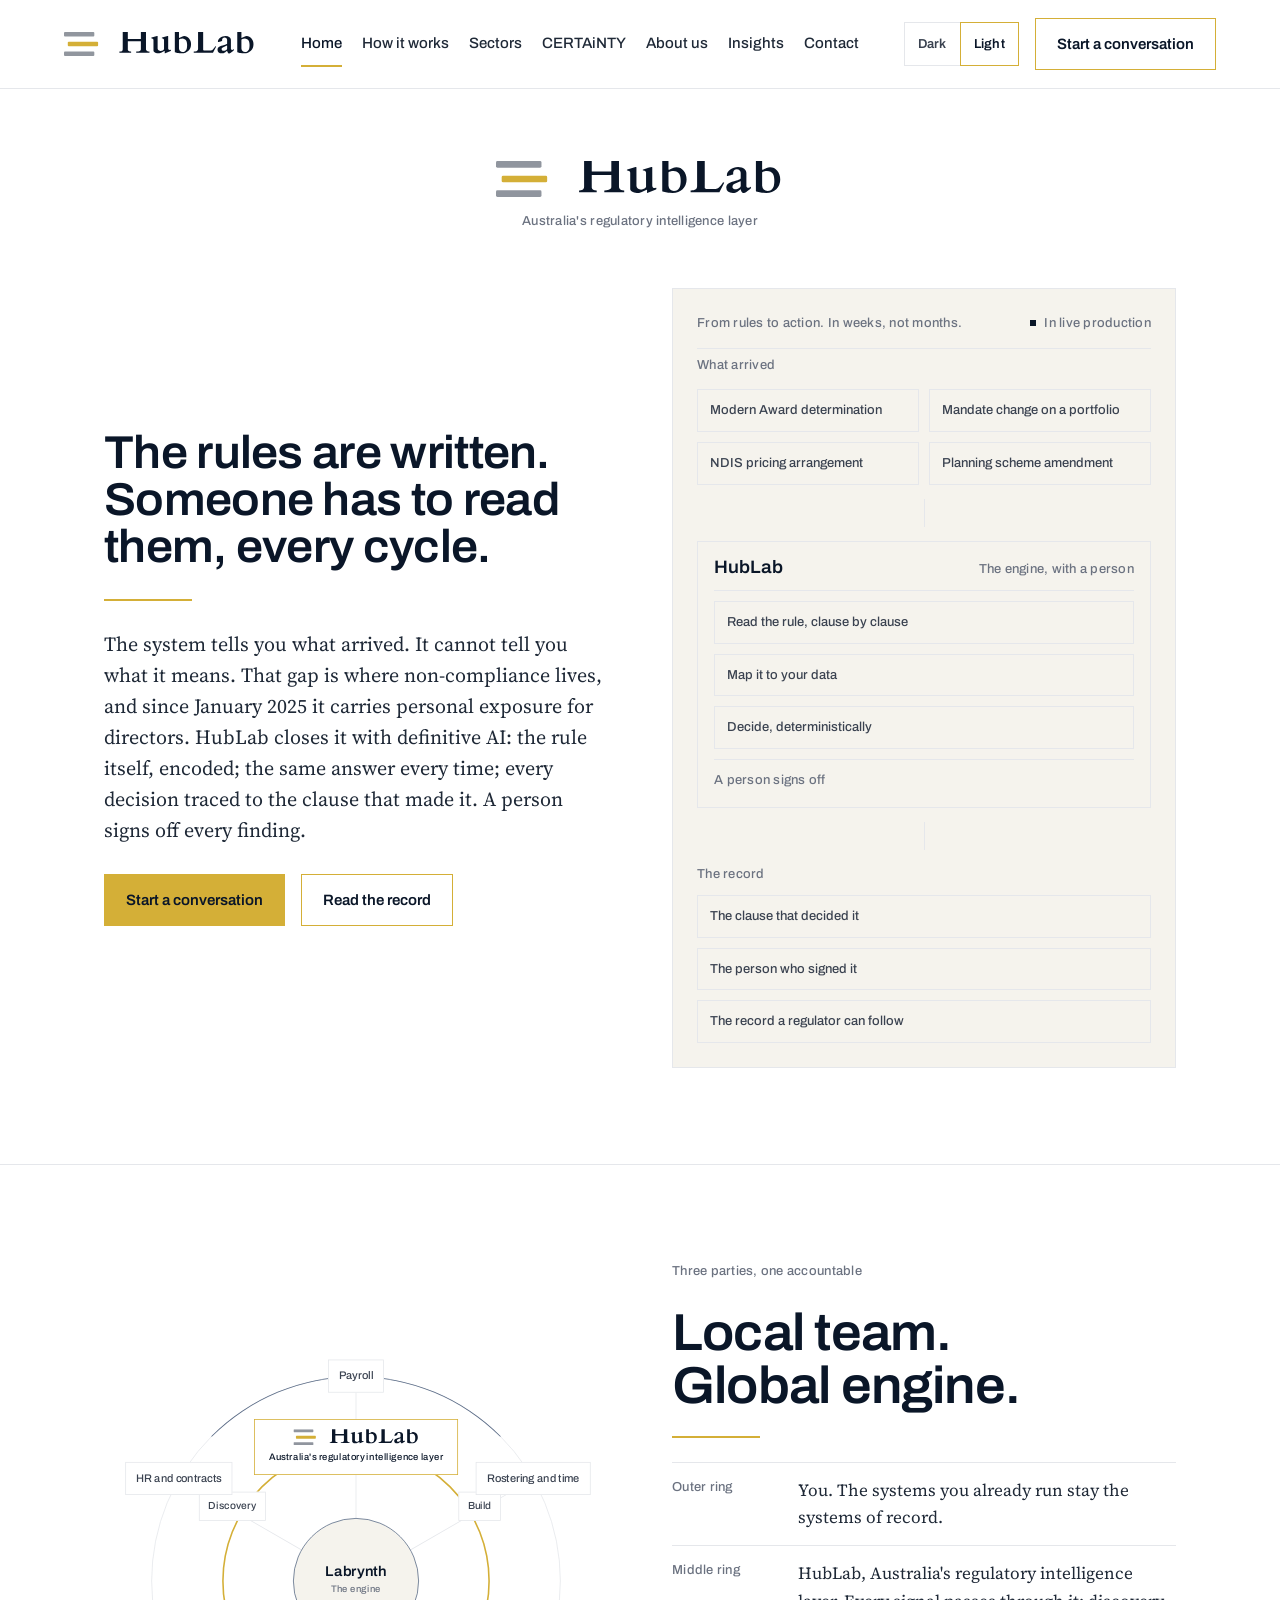
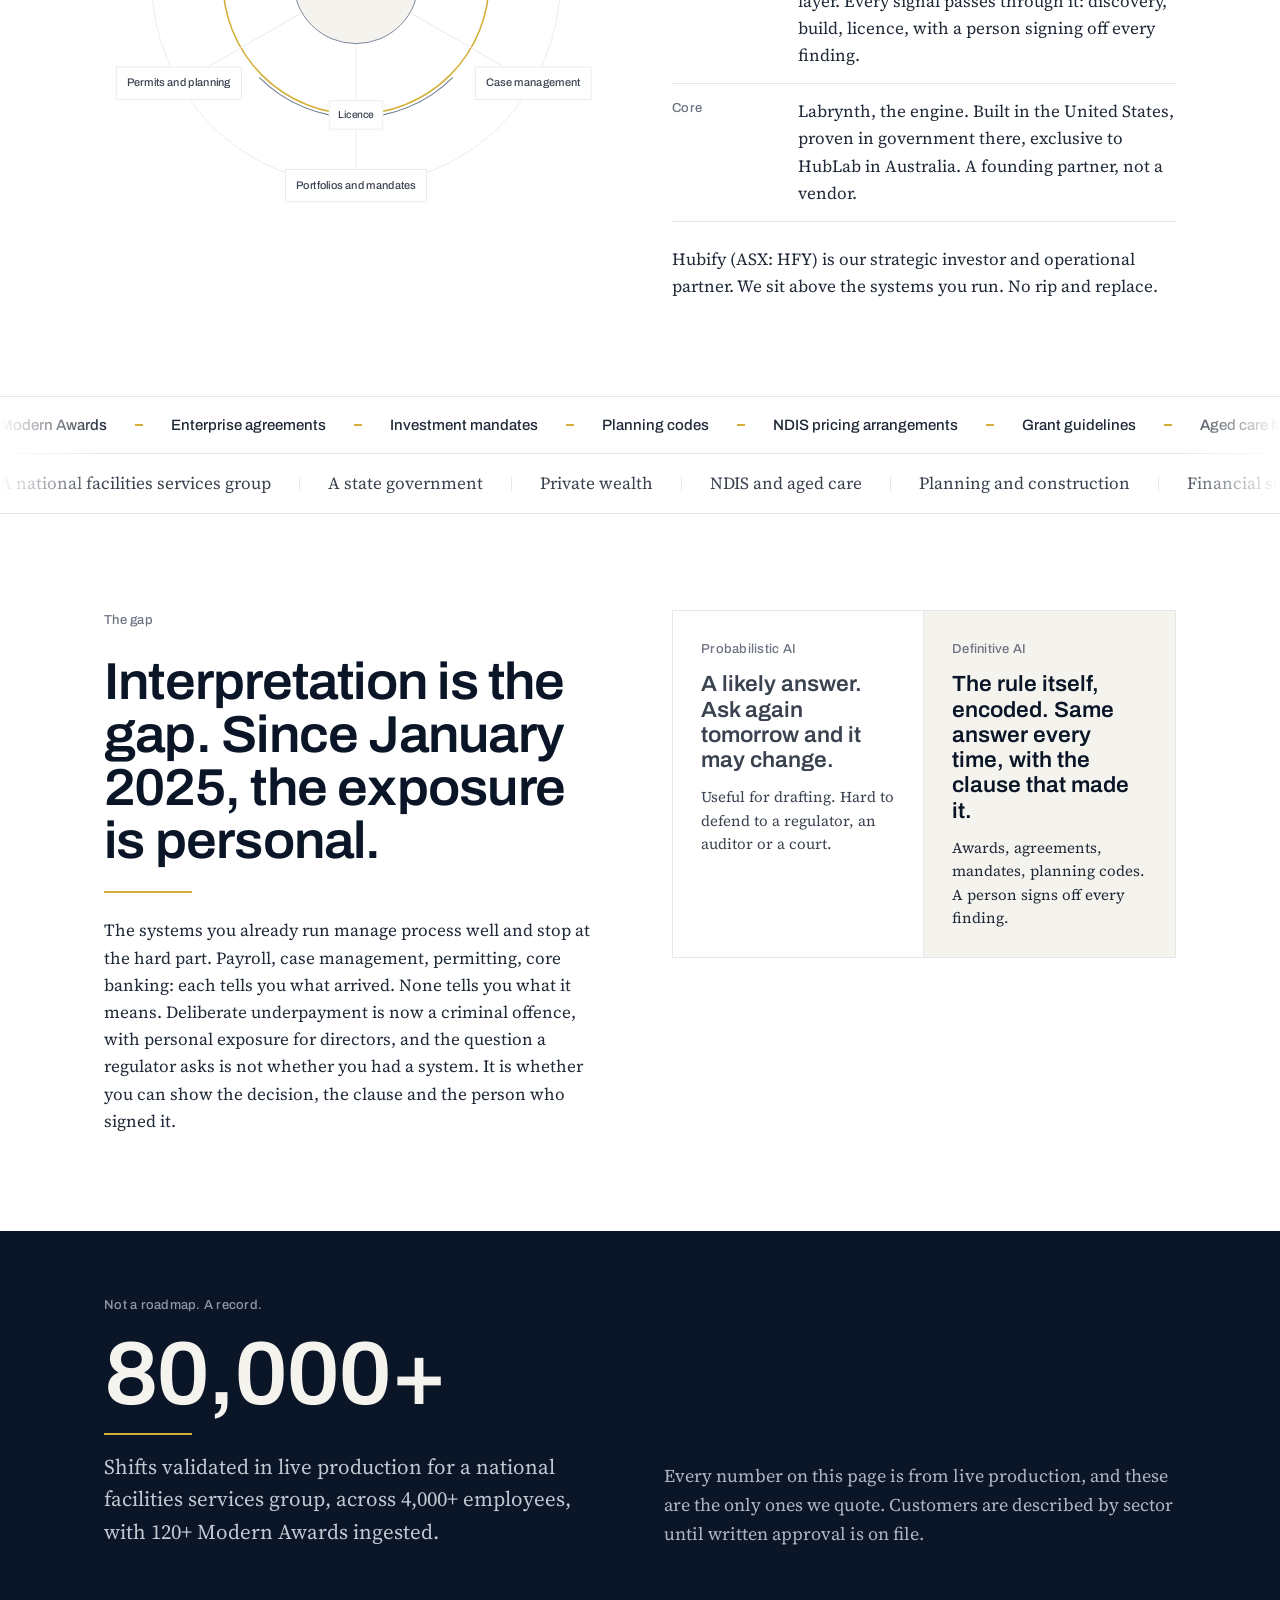
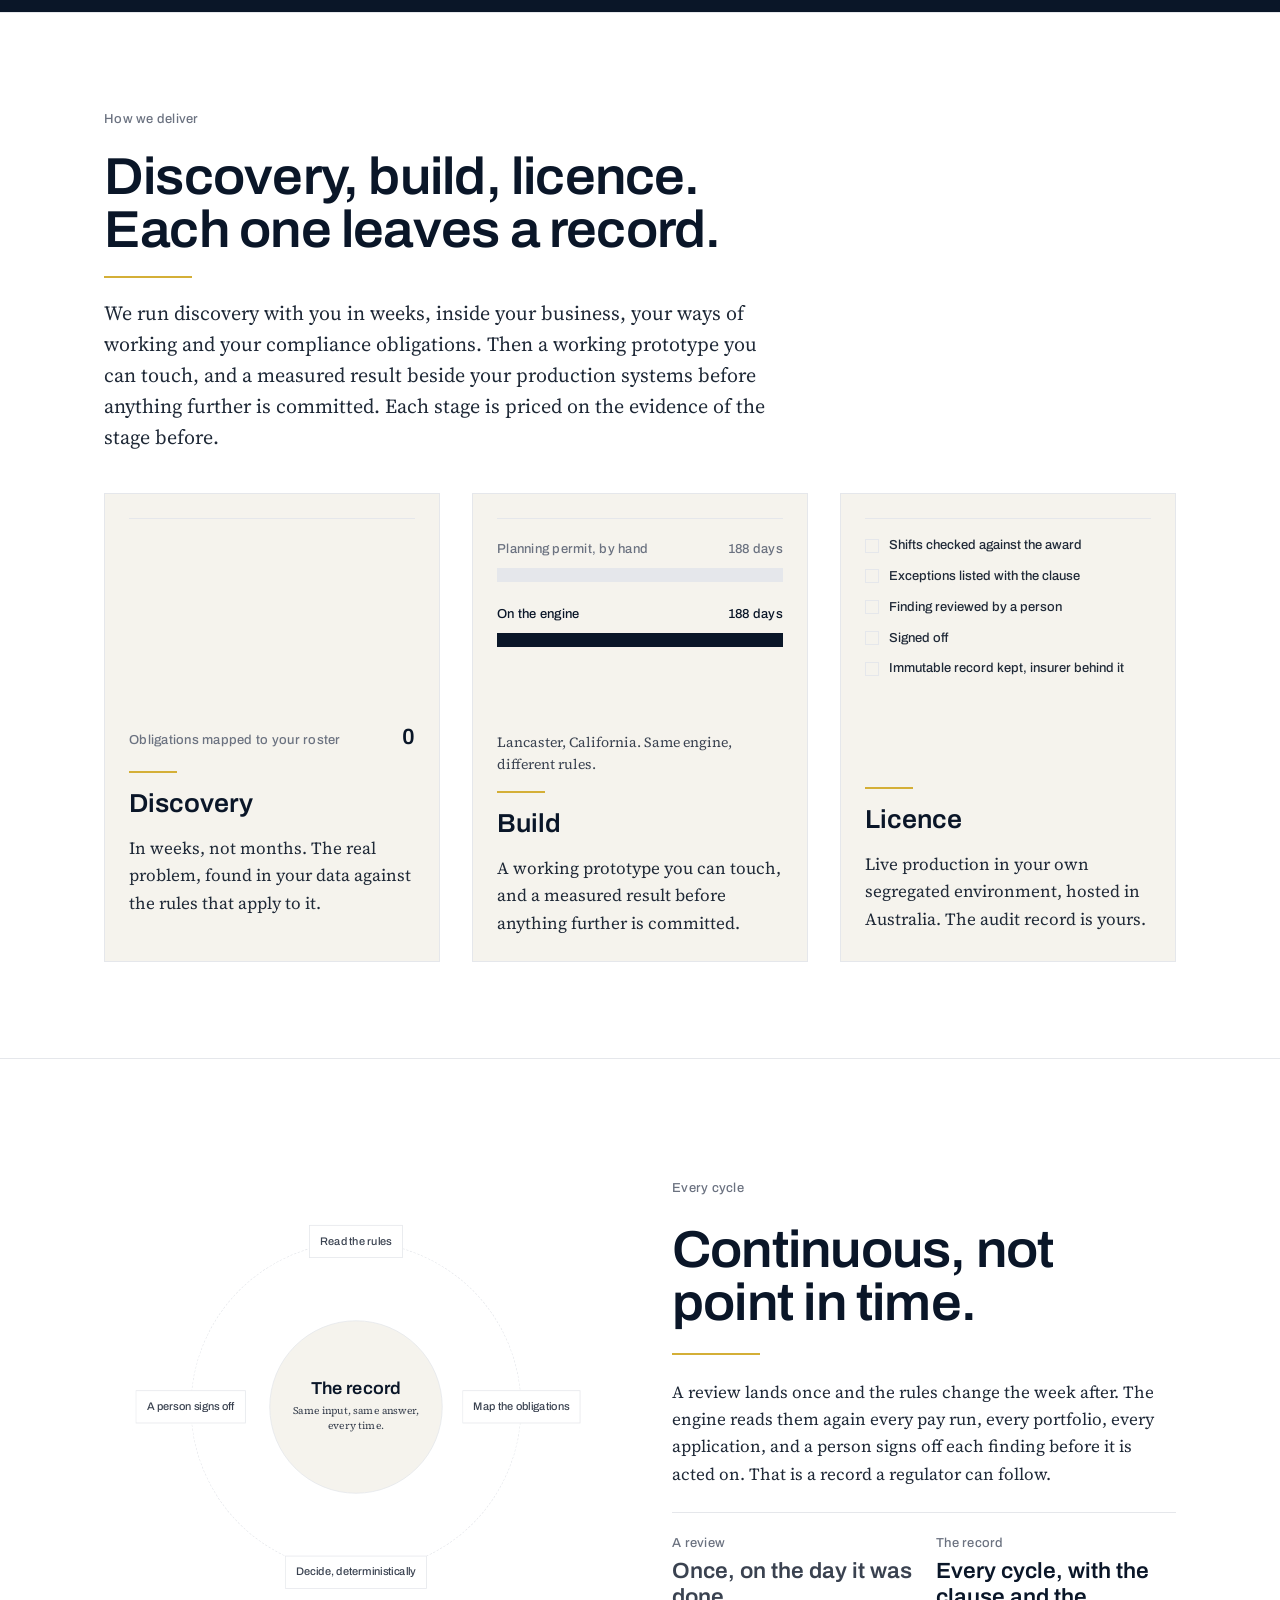
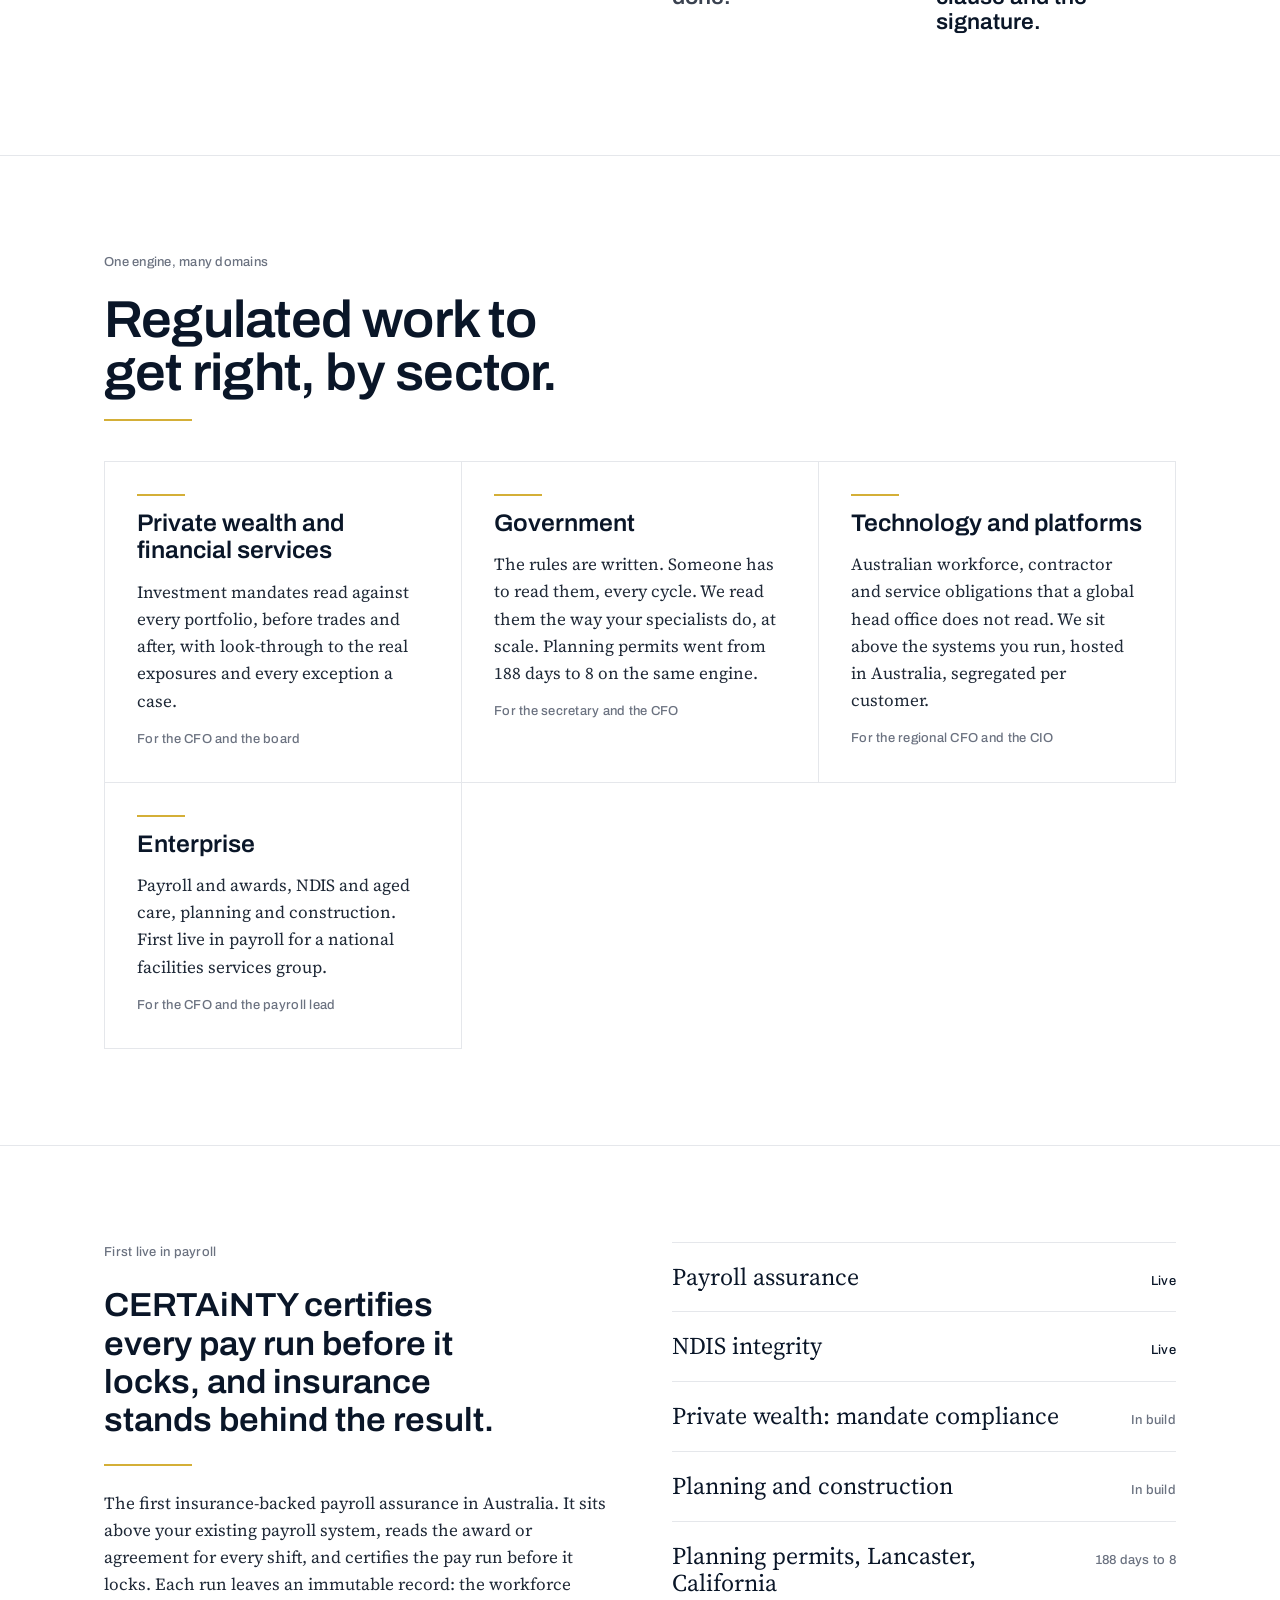
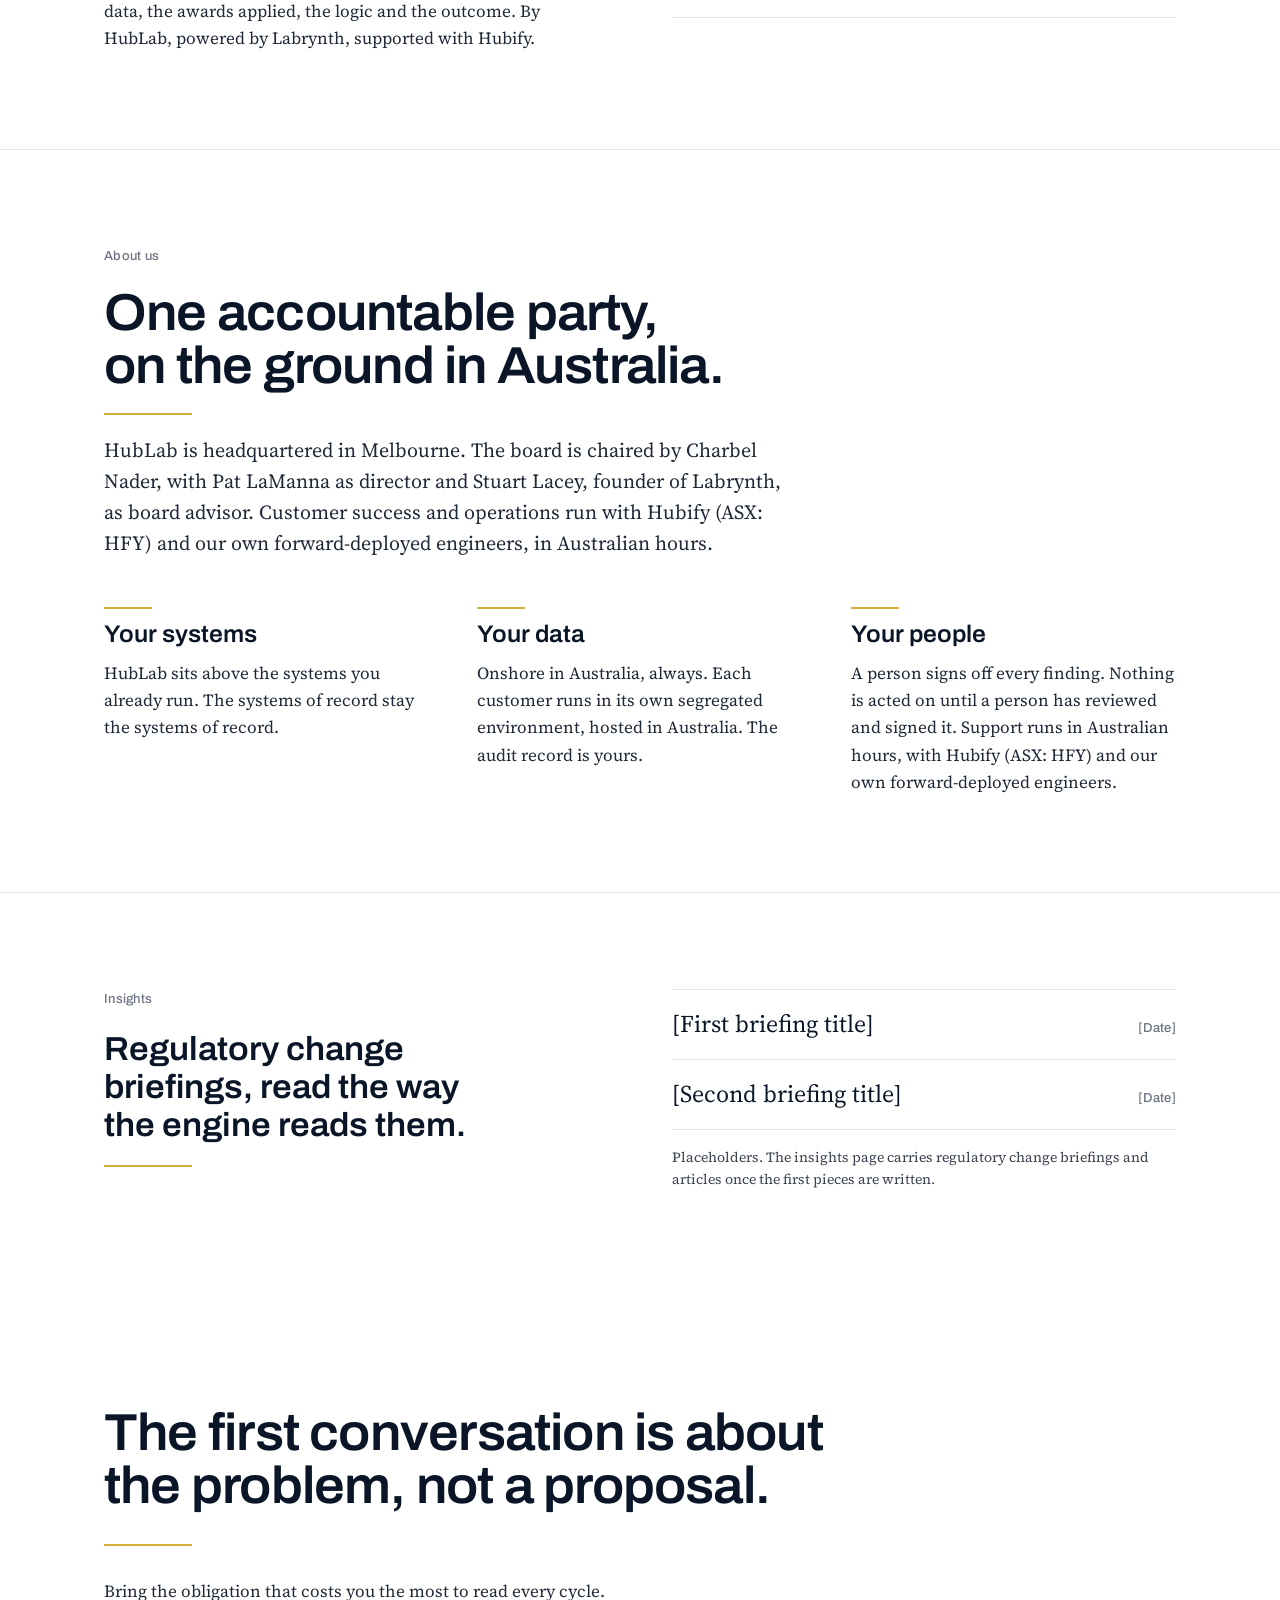
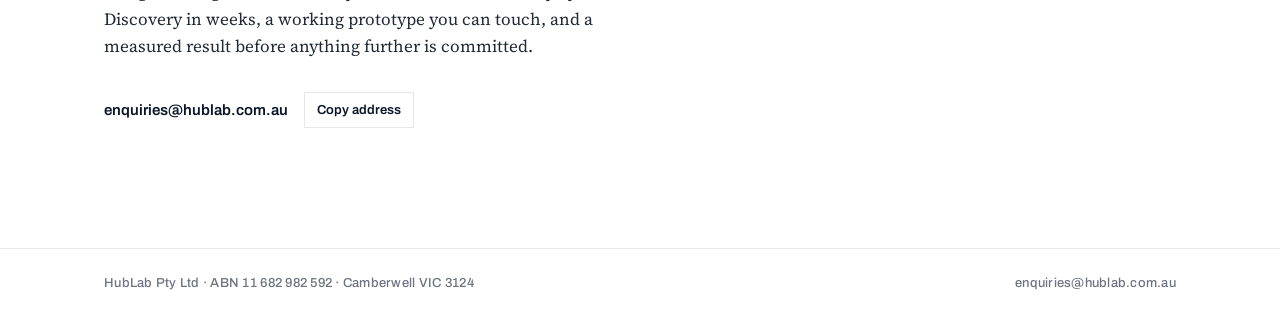
<file: HubLab_Website_Handover_Pack/02_Current_build/index.html>
<!doctype html>
<html lang="en-AU">
<head>
<meta charset="utf-8">
<meta name="viewport" content="width=device-width, initial-scale=1, viewport-fit=cover">
<link rel="icon" href="../05_Brand_assets/favicons/favicon.svg" type="image/svg+xml">
<title>HubLab</title>
<meta name="description" content="HubLab is Australia's regulatory intelligence layer. Definitive AI for the regulated work of Australian enterprise and government. First live in payroll with CERTAiNTY.">
<meta property="og:title" content="HubLab, Australia's regulatory intelligence layer">
<meta property="og:description" content="The system tells you what arrived. It cannot tell you what it means. HubLab puts definitive AI into regulated work, with a person signing off every finding.">
<meta property="og:type" content="website">
<meta property="og:url" content="https://hublab.com.au">
<script type="application/ld+json">
{"@context":"https://schema.org","@type":"Organization","name":"HubLab Pty Ltd","alternateName":"HubLab","url":"https://hublab.com.au","description":"Australia's regulatory intelligence layer. HubLab puts definitive AI into the regulated work of Australian enterprise and government.","address":{"@type":"PostalAddress","addressLocality":"Camberwell","addressRegion":"VIC","postalCode":"3124","addressCountry":"AU"},"identifier":{"@type":"PropertyValue","name":"ABN","value":"11 682 982 592"},"email":"enquiries@hublab.com.au"}
</script>
<script>
(function(){try{var t=localStorage.getItem('hl-theme');if(t==='dark'||t==='light'){document.documentElement.setAttribute('data-theme',t);}}catch(e){}})();
</script>
<link rel="preconnect" href="https://fonts.googleapis.com">
<link rel="preconnect" href="https://fonts.gstatic.com" crossorigin>
<link rel="stylesheet" href="https://fonts.googleapis.com/css2?family=Archivo:ital,wdth,wght@0,62..125,100..900;1,62..125,100..900&family=Source+Serif+4:ital,opsz,wght@0,8..60,400;0,8..60,500;0,8..60,600;1,8..60,400&display=swap">
<style>
/* Layout: left-aligned editorial page, 1200px measure, one break band per theme. HubLab design system tokens; navy is the brand default, white the light ground with cream for raised panels. */
:root{
  --bg:#0A1628;--raised:#101E34;--core:#13233C;--ring:#1D2C45;--divider:#22324B;
  --text:#F5F3ED;--body:#C3C9D2;--muted:#AEB6C2;--faint:#8F98A6;
  --alt-bg:#F5F3ED;--alt-text:#0A1628;--alt-body:#1F2937;--alt-muted:#3A4250;--alt-faint:#6B7280;--alt-divider:#E5E7EB;
  --gold:#D4AF37;--gold-hover:#E2C45E;--gold-pressed:#BE9A2C;--slate:#5A6B86;--navy:#0A1628;--link-hover:#E9D58E;
  --font-heading:"Archivo",Arial,Helvetica,sans-serif;--font-body:"Source Serif 4",Georgia,serif;--font-ui:"Archivo",Arial,Helvetica,sans-serif;
  color-scheme:dark;
}
@media (prefers-color-scheme:light){:root:not([data-theme="dark"]){
  --bg:#FFFFFF;--raised:#F5F3ED;--core:#F5F3ED;--ring:#E5E7EB;--divider:#E5E7EB;
  --text:#0A1628;--body:#1F2937;--muted:#3A4250;--faint:#6B7280;
  --alt-bg:#0A1628;--alt-text:#F5F3ED;--alt-body:#C3C9D2;--alt-muted:#AEB6C2;--alt-faint:#8F98A6;--alt-divider:#22324B;--link-hover:#BE9A2C;
  color-scheme:light;
}}
:root[data-theme="light"]{
  --bg:#FFFFFF;--raised:#F5F3ED;--core:#F5F3ED;--ring:#E5E7EB;--divider:#E5E7EB;
  --text:#0A1628;--body:#1F2937;--muted:#3A4250;--faint:#6B7280;
  --alt-bg:#0A1628;--alt-text:#F5F3ED;--alt-body:#C3C9D2;--alt-muted:#AEB6C2;--alt-faint:#8F98A6;--alt-divider:#22324B;--link-hover:#BE9A2C;
  color-scheme:light;
}
html{scroll-behavior:smooth}
body{margin:0;background:var(--bg);color:var(--text);font-family:var(--font-body);font-size:17px;line-height:1.6;-webkit-font-smoothing:antialiased}
body,header,section,footer,article,.seg,a,h1,h2,h3,p,span,dt,dd,li{transition:background-color 200ms ease,color 200ms ease,border-color 200ms ease}
a{color:var(--text);text-decoration:underline;text-decoration-color:var(--gold);text-underline-offset:3px}
a:hover{color:var(--link-hover)}
:focus-visible{outline:2px solid var(--gold);outline-offset:2px}
::selection{background:var(--gold);color:var(--navy)}
h1,h2,h3{margin:0;font-family:var(--font-heading);font-weight:600;text-wrap:balance}
p{margin:0}
.wrap{max-width:1200px;margin:0 auto;width:100%;box-sizing:border-box;padding-left:max(clamp(20px,5vw,64px),env(safe-area-inset-left,0px));padding-right:max(clamp(20px,5vw,64px),env(safe-area-inset-right,0px))}
.eyebrow{font-family:var(--font-ui);font-size:13px;font-weight:500;letter-spacing:.02em;color:var(--faint)}
.rule{height:2px;width:88px;background:var(--gold)}
.rule-short{width:48px}
/* Type scale from tokens.json: display 44 to 88, h1 34 to 52, h2 26 to 34, h3 24, lead 20/1.55, body 17/1.6, label 13 */
.h1{font-stretch:104%;font-size:clamp(44px,6.5vw,88px);line-height:1.02;letter-spacing:-.02em;color:var(--text);max-width:14em}
.h2{font-stretch:104%;font-size:clamp(34px,4.2vw,52px);line-height:1.02;letter-spacing:-.015em;color:var(--text)}
.h2-sub{font-stretch:104%;font-size:clamp(26px,2.6vw,34px);line-height:1.15;letter-spacing:0;color:var(--text)}
.h3{font-stretch:102%;font-size:24px;line-height:1.15;color:var(--text)}
.card-title{font-stretch:102%;font-size:26px;line-height:1.15;color:var(--text)}
.lead{font-size:20px;line-height:1.55;color:var(--body);max-width:34em}
.small{font-size:14px;line-height:1.6;color:var(--muted)}
.copy{font-size:17px;line-height:1.6;color:var(--body);max-width:62ch}
.btn{display:inline-flex;align-items:center;gap:8px;white-space:nowrap;font-family:var(--font-ui);font-size:15px;font-weight:600;padding:14px 22px;background:var(--gold);color:var(--navy);text-decoration:none;border:0;border-radius:0;cursor:pointer;min-height:44px;box-sizing:border-box;transition:background-color 200ms ease}
.btn:hover{background:var(--gold-hover);color:var(--navy)}.btn:active{background:var(--gold-pressed)}
.btn-ghost{background:transparent;color:var(--text);box-shadow:inset 0 0 0 1px var(--gold)}
.btn-ghost:hover{background:rgba(212,175,55,.08);color:var(--text)}
.seg{font-family:var(--font-ui);font-size:13px;font-weight:600;letter-spacing:.02em;padding:0 14px;min-height:44px;background:transparent;color:var(--muted);border:0;box-shadow:inset 0 0 0 1px var(--divider);cursor:pointer;transition:box-shadow 200ms ease,color 200ms ease}
.seg[aria-pressed="true"]{color:var(--text);box-shadow:inset 0 0 0 1px var(--gold);position:relative;z-index:1}
.nav a{color:var(--body);text-decoration:none}.nav a:hover{color:var(--text)}
/* Locked header: sticky, opaque, hairline beneath; compresses once the page scrolls */
body::before{content:"";position:fixed;inset:0 0 auto;height:env(safe-area-inset-top,0px);z-index:40;background:var(--bg)}
.site-header{position:fixed;top:env(safe-area-inset-top,0px);left:0;right:0;width:auto;box-sizing:border-box;z-index:30;background:var(--bg);border-bottom:1px solid var(--divider);transform:translateY(0);transition:transform 200ms ease}
.site-header.is-hidden{transform:translateY(calc(-100% - env(safe-area-inset-top,0px)))}
.header-space{height:80px}
.site-header .hdr-bar{width:100%;max-width:1376px;margin:0 auto;box-sizing:border-box;padding-block:18px;display:grid;grid-template-columns:auto 1fr auto;align-items:center;gap:32px}
.brand{display:inline-flex;align-items:center;gap:12px;text-decoration:none;color:var(--text);justify-self:start}
.brand .mark{width:28px}
.wordmark{font-family:var(--font-heading);font-weight:600;font-stretch:104%;font-size:26px;line-height:1;color:var(--text)}
.nav{display:flex;justify-content:safe center;align-items:center;gap:0 20px;font-family:var(--font-ui);font-size:15px;font-weight:500;white-space:nowrap;min-width:0}
.nav>a,.dd-btn{display:inline-flex;align-items:center;min-height:44px;color:var(--body);text-decoration:none;background:transparent;border:0;padding:0;font:inherit;cursor:pointer;border-bottom:2px solid transparent;transition:color 200ms ease,border-color 200ms ease}
.nav>a:hover,.dd-btn:hover,.dd:focus-within .dd-btn{color:var(--text)}
.nav>a[aria-current="true"],.dd-btn[aria-current="true"]{color:var(--text);border-bottom-color:var(--gold)}
.dd{position:relative;display:inline-flex}
.dd-menu{position:absolute;top:100%;left:50%;transform:translateX(-50%);margin-top:10px;min-width:280px;background:var(--bg);border:1px solid var(--divider);padding:8px 0;display:none;flex-direction:column;z-index:31}
.dd-menu::before{content:"";position:absolute;left:0;right:0;top:-12px;height:12px}
.dd-menu a{display:block;padding:10px 18px;color:var(--body);text-decoration:none;font-size:15px;white-space:nowrap}
.dd-menu a:hover,.dd-menu a:focus-visible{color:var(--text);background:var(--raised)}
.dd:hover .dd-menu,.dd:focus-within .dd-menu,.dd.open .dd-menu{display:flex}
.bar-actions{display:flex;align-items:center;gap:16px;justify-self:end;white-space:nowrap}
.menu-btn{display:none;font-family:var(--font-ui);font-size:15px;font-weight:600;min-height:44px;padding:0 14px;background:transparent;color:var(--text);border:0;box-shadow:inset 0 0 0 1px var(--divider);cursor:pointer}
@media (max-width:1240px){
  .site-header .hdr-bar{display:flex;flex-wrap:wrap;justify-content:space-between;gap:12px 16px;padding-block:14px}
  .menu-btn{display:inline-flex;align-items:center;order:2}
  .brand{order:1}
  .nav{display:none;order:3;flex-basis:100%;flex-direction:column;align-items:stretch;gap:0;padding-top:8px;border-top:1px solid var(--divider);white-space:normal}
  .nav.open{display:flex}
  .dd{display:flex;flex-direction:column}
  .dd-menu{position:static;transform:none;margin:0 0 6px;border:0;padding:0 0 0 16px;display:flex;min-width:0}
  .dd-menu a{padding:8px 0}
  .bar-actions{order:4;flex-basis:100%;justify-content:space-between;white-space:normal}
}
.chip{border:1px solid var(--divider);padding:12px 14px;font-family:var(--font-ui);font-size:14px;font-weight:500;color:var(--muted);background:var(--bg)}
.node{position:absolute;transform:translate(-50%,-50%);border:1px solid var(--divider);background:var(--bg);padding:9px 13px;font-family:var(--font-ui);font-size:14px;font-weight:500;color:var(--muted);white-space:nowrap}
.hair{border-top:1px solid var(--divider)}
.grid{display:grid;gap:64px}
.cols-2{grid-template-columns:repeat(auto-fit,minmax(min(420px,100%),1fr))}
.cols-3{grid-template-columns:repeat(auto-fit,minmax(min(300px,100%),1fr))}
.stack{display:flex;flex-direction:column}
.band{background:var(--alt-bg);color:var(--alt-text)}
.band .eyebrow{color:var(--alt-faint)}
.panel{display:grid;grid-template-columns:repeat(2,minmax(0,1fr));border:1px solid var(--divider)}
.panel>div{display:flex;flex-direction:column;gap:12px;padding:28px;min-width:0}
.panel>div:first-child{border-right:1px solid var(--divider)}
@media (max-width:560px){.panel{grid-template-columns:1fr}.panel>div:first-child{border-right:0;border-bottom:1px solid var(--divider)}}
.cards{display:grid;grid-template-columns:repeat(auto-fit,minmax(min(320px,100%),1fr));gap:32px}
.card{display:flex;flex-direction:column;gap:16px;border:1px solid var(--divider);padding:24px;background:var(--raised);min-width:0}
.card .viz{min-height:236px;display:flex;flex-direction:column;border-top:1px solid var(--divider)}
.sectors{display:grid;grid-template-columns:repeat(auto-fit,minmax(min(280px,100%),1fr));border-top:1px solid var(--divider);border-left:1px solid var(--divider)}
.sectors article{display:flex;flex-direction:column;gap:14px;padding:32px;border-right:1px solid var(--divider);border-bottom:1px solid var(--divider);min-width:0}
.status{display:grid;grid-template-columns:1fr auto;gap:24px;padding:20px 0;border-bottom:1px solid var(--divider);align-items:baseline}
.list-item{display:flex;justify-content:space-between;align-items:center;padding:5px 0;line-height:1.4;border-bottom:1px solid var(--divider);font-family:var(--font-ui);font-size:13px;font-weight:500;color:var(--body);opacity:0}
.check{display:flex;align-items:center;gap:10px;font-family:var(--font-ui);font-size:13px;font-weight:500;color:var(--body)}
.box{position:relative;width:14px;height:14px;border:1px solid var(--divider);box-sizing:border-box;flex:none;background:transparent}
.box-tick{position:absolute;inset:1px;opacity:0}
.num{font-feature-settings:"lnum" 1;font-variant-numeric:lining-nums tabular-nums}
.email{font-family:var(--font-ui);font-size:15px;font-weight:600;color:var(--text);user-select:all}
.copybtn{font-family:var(--font-ui);font-size:13px;font-weight:600;padding:0 12px;min-height:36px;background:transparent;color:var(--text);border:1px solid var(--divider);cursor:pointer}
.copybtn:hover{border-color:var(--text)}
.fade{mask-image:linear-gradient(90deg,transparent,#000 8%,#000 92%,transparent);-webkit-mask-image:linear-gradient(90deg,transparent,#000 8%,#000 92%,transparent)}
.track{display:flex;width:max-content;animation:marquee 70s linear infinite}
.track-rev{animation-direction:reverse;animation-duration:95s}
.track ul{margin:0;padding:0 28px 0 0;list-style:none;display:flex;align-items:center;gap:28px;white-space:nowrap}
.track .gold{width:8px;height:2px;background:var(--gold)}.track .hairv{width:1px;height:14px;background:var(--divider)}
@property --k{syntax:'<integer>';inherits:false;initial-value:0}
@property --d{syntax:'<integer>';inherits:false;initial-value:188}
@property --m{syntax:'<integer>';inherits:false;initial-value:0}
@keyframes reveal{from{opacity:0;transform:translateY(10px)}to{opacity:1;transform:translateY(0)}}
@keyframes spin{from{transform:rotate(0deg)}to{transform:rotate(360deg)}}
@keyframes orbit-dot{0%{left:calc(100% - 6px);opacity:0}2%{opacity:1}8%{left:0;opacity:1}9%{opacity:0}10%{left:0;opacity:0}11%{opacity:1}16%{left:calc(100% - 6px);opacity:1}17%,100%{left:calc(100% - 6px);opacity:0}}
@keyframes orbit-node{0%,1%{border-color:var(--divider);color:var(--muted)}3%,16%{border-color:var(--gold);color:var(--text)}19%,100%{border-color:var(--divider);color:var(--muted)}}
@keyframes core-pulse{0%,44%{border-color:var(--slate)}48%,54%{border-color:var(--gold)}60%,100%{border-color:var(--slate)}}
@keyframes layer-node{0%,2%{border-color:var(--divider);color:var(--muted)}6%,30%{border-color:var(--text);color:var(--text)}36%,100%{border-color:var(--divider);color:var(--muted)}}
@keyframes marquee{from{transform:translateX(0)}to{transform:translateX(-50%)}}
@keyframes in-lit{0%,2%{border-color:var(--divider);color:var(--muted)}6%,20%{border-color:var(--gold);color:var(--text)}26%,100%{border-color:var(--divider);color:var(--muted)}}
@keyframes dot-run{0%,4%{left:0;opacity:0}6%{opacity:1}22%{left:calc(100% - 8px);opacity:1}24%,100%{left:calc(100% - 8px);opacity:0}}
@keyframes dot-run-fast{0%,24%{left:0;opacity:0}26%{opacity:1}40%{left:calc(100% - 8px);opacity:1}42%,100%{left:calc(100% - 8px);opacity:0}}
@keyframes stage-lit{0%,40%{border-color:var(--divider);color:var(--muted)}46%,62%{border-color:var(--gold);color:var(--text)}68%,100%{border-color:var(--divider);color:var(--muted)}}
@keyframes sign-lit{0%,64%{color:var(--faint);border-color:var(--divider)}70%,84%{color:var(--text);border-color:var(--text)}90%,100%{color:var(--faint);border-color:var(--divider)}}
@keyframes dot-out{0%,70%{left:0;opacity:0}72%{opacity:1}84%{left:calc(100% - 8px);opacity:1}86%,100%{left:calc(100% - 8px);opacity:0}}
@keyframes out-lit{0%,84%{border-color:var(--divider);color:var(--muted)}88%,98%{border-color:var(--gold);color:var(--text)}100%{border-color:var(--divider);color:var(--muted)}}
@keyframes count-80{from{--k:0}to{--k:80}}
@keyframes count-4{from{--k:0}to{--k:4}}
@keyframes count-120{from{--k:0}to{--k:120}}
@keyframes blink{0%,100%{opacity:1}50%{opacity:.25}}
@keyframes row-in{0%,2%{opacity:0;transform:translateY(6px)}8%,86%{opacity:1;transform:translateY(0)}92%,100%{opacity:0;transform:translateY(0)}}
@keyframes tick-in{0%,6%{opacity:0}10%,86%{opacity:1}92%,100%{opacity:0}}
@keyframes mapped{0%,8%{--m:0}14%{--m:1}26%{--m:2}38%{--m:3}50%{--m:4}62%{--m:5}74%,86%{--m:6}92%,100%{--m:0}}
@keyframes bar{0%,12%{width:100%}62%,88%{width:4.3%}100%{width:100%}}
@keyframes days{0%,12%{--d:188}62%,88%{--d:8}100%{--d:188}}
@keyframes box-in{0%,4%{background:transparent;border-color:var(--divider)}10%,84%{background:var(--text);border-color:var(--text)}90%,100%{background:transparent;border-color:var(--divider)}}
@keyframes box-tick{0%,8%{opacity:0}12%,84%{opacity:1}90%,100%{opacity:0}}
@keyframes cert{0%,70%{opacity:0;border-color:var(--divider)}76%,86%{opacity:1;border-color:var(--gold)}92%,100%{opacity:0;border-color:var(--divider)}}
@keyframes travel{from{offset-distance:0%}to{offset-distance:100%}}
@keyframes loop-node{0%{border-color:var(--divider);color:var(--muted)}2%,20%{border-color:var(--gold);color:var(--text)}26%,100%{border-color:var(--divider);color:var(--muted)}}
.reveal{animation:reveal .9s cubic-bezier(.2,0,0,1) both}
.arc{animation:spin 36s linear infinite}.arc-rev{animation:spin 54s linear infinite reverse}
.orbit-dot{animation:orbit-dot 18s linear infinite}.orbit-node{animation:orbit-node 18s linear infinite}
.core{animation:core-pulse 3s linear infinite}.layer-node{animation:layer-node 9s linear infinite}
.in{animation:in-lit 8s linear infinite}.in-dot{animation:dot-run 8s linear infinite}.core-dot{animation:dot-run-fast 2s linear infinite}
.stage{animation:stage-lit 2s linear infinite}.sign{animation:sign-lit 2s linear infinite}.out-dot{animation:dot-out 2s linear infinite}.out{animation:out-lit 2s linear infinite}
.count{--k:0;counter-reset:k var(--k);animation-duration:2.6s;animation-timing-function:ease-out;animation-fill-mode:forwards;animation-delay:.6s}.count::before{content:counter(k)}
.c80{animation-name:count-80}.c4{animation-name:count-4}.c120{animation-name:count-120}
.live{animation:blink 2s ease-in-out infinite}
.row{animation:row-in 10s linear infinite}.tick{animation:tick-in 10s linear infinite}
.mapped{--m:0;counter-reset:m var(--m);animation:mapped 10s linear infinite}.mapped::before{content:counter(m)}
.bar{animation:bar 8s cubic-bezier(.4,0,.2,1) infinite}.days{--d:188;counter-reset:d var(--d);animation:days 8s cubic-bezier(.4,0,.2,1) infinite}.days::before{content:counter(d)}
.box{animation:box-in 10s linear infinite}.box-tick{animation:box-tick 10s linear infinite}.cert{animation:cert 10s linear infinite}
.traveller{offset-path:path("M 220 10 A 210 210 0 1 1 219.9 10");animation:travel 12s linear infinite}.loop-node{animation:loop-node 12s linear infinite}
/* Hero: centred lockup, then two equal columns; the flow runs top to bottom in the right column */
.lockup{display:block;color:var(--text);flex:none;max-width:100%}
/* HubLab symbol, geometry from symbol-on-navy.svg / symbol-on-cream.svg: gold middle bar leads, outer bars recede */
.mark{display:inline-block;width:26px;height:auto;flex:none;overflow:visible}
.mk-g{fill:var(--gold)}.mk-o{fill:var(--text);fill-opacity:.4}
:root[data-theme="light"] .mk-o{fill-opacity:.45}
@media (prefers-color-scheme:light){:root:not([data-theme="dark"]) .mk-o{fill-opacity:.45}}
.hero{display:grid;grid-template-columns:repeat(auto-fit,minmax(min(460px,100%),1fr));gap:64px;align-items:stretch}
.hero-text{display:flex;flex-direction:column;justify-content:center;gap:28px;min-width:0}
.hero-h{font-stretch:104%;font-size:clamp(34px,3.6vw,52px);line-height:1.02;letter-spacing:-.015em;color:var(--text);max-width:14em}
.flow{display:flex;flex-direction:column;gap:14px;border:1px solid var(--divider);background:var(--raised);padding:24px;min-width:0;box-sizing:border-box;height:100%}
.flow .chips{display:grid;grid-template-columns:repeat(2,minmax(0,1fr));gap:10px;margin:0;padding:0;list-style:none}
.flow .chip{padding:10px 12px;font-size:13px;background:transparent;white-space:normal}
.vline{position:relative;width:1px;height:28px;background:var(--divider);align-self:center}
.vline span{position:absolute;left:-3.5px;top:0;width:8px;height:8px;background:var(--gold);opacity:0}
@keyframes v-in{0%,4%{top:0;opacity:0}6%{opacity:1}22%{top:calc(100% - 8px);opacity:1}24%,100%{top:calc(100% - 8px);opacity:0}}
@keyframes v-out{0%,70%{top:0;opacity:0}72%{opacity:1}84%{top:calc(100% - 8px);opacity:1}86%,100%{top:calc(100% - 8px);opacity:0}}
.v-in{animation:v-in 2s linear infinite}.v-out{animation:v-out 2s linear infinite}
@media (prefers-reduced-motion:reduce){.v-in,.v-out{animation:none;opacity:0}}
@media (prefers-reduced-motion:reduce){
  .reveal,.arc,.arc-rev,.orbit-dot,.orbit-node,.core,.layer-node,.track,.in,.in-dot,.core-dot,.stage,.sign,.out-dot,.out,.count,.live,.row,.tick,.mapped,.bar,.days,.box,.box-tick,.cert,.traveller,.loop-node{animation:none}
  .reveal{opacity:1;transform:none}.c80{--k:80}.c4{--k:4}.c120{--k:120}.in-dot,.core-dot,.out-dot,.orbit-dot,.traveller{opacity:0}
  .list-item{opacity:1}.tick{opacity:1}.mapped{--m:6}.bar{width:4.3%}.days{--d:8}.box{background:var(--text);border-color:var(--text)}.box-tick{opacity:1}.cert{opacity:1;border-color:var(--gold)}
  html{scroll-behavior:auto}
}
</style>
</head>
<body>
<header class="site-header" id="site-header">
  <div class="wrap hdr-bar">
    <a href="#top" class="brand" aria-label="HubLab, home"><svg class="lockup" viewBox="8 13 303.2 38" style="height:24px;width:auto" aria-hidden="true"><g><rect x="8" y="44" width="48" height="7" rx="1.5" class="mk-o"></rect><rect x="14" y="28.5" width="48" height="7" rx="1.5" class="mk-g"></rect><rect x="8" y="13" width="48" height="7" rx="1.5" class="mk-o"></rect></g><g transform="translate(94.0, 46) scale(0.028320, -0.028320)" fill="currentColor"><path transform="translate(0,0)" d="M68 0Q63 0 61.5 3.0Q60 6 60 8V62Q60 64 61.5 67.0Q63 70 68 70Q99 70 130.5 74.5Q162 79 188.0 94.0Q214 109 230.5 137.0Q247 165 247 213V1215Q247 1249 236.0 1272.0Q225 1295 205.0 1309.5Q185 1324 157.0 1331.0Q129 1338 95 1340Q87 1340 87 1348V1402Q87 1410 94 1410H686Q691 1410 692.5 1407.0Q694 1404 694 1402V1348Q694 1342 686 1342Q656 1342 628.0 1336.5Q600 1331 579.0 1316.0Q558 1301 545.0 1273.5Q532 1246 532 1201V789Q532 779 535.0 776.0Q538 773 548 773H1246Q1256 773 1259.0 776.0Q1262 779 1262 789V1217Q1262 1252 1240.0 1275.0Q1218 1298 1184.5 1311.5Q1151 1325 1112.0 1331.5Q1073 1338 1040 1340Q1032 1340 1032 1348V1402Q1032 1410 1039 1410H1706Q1711 1410 1712.5 1407.0Q1714 1404 1714 1402V1348Q1714 1342 1706 1342Q1676 1342 1647.5 1336.5Q1619 1331 1596.5 1316.0Q1574 1301 1560.5 1273.5Q1547 1246 1547 1201V211Q1547 185 1554.5 164.5Q1562 144 1578 124Q1594 102 1630.5 87.0Q1667 72 1734 70Q1742 70 1742 62V8Q1742 0 1734 0H1008Q1003 0 1001.5 3.0Q1000 6 1000 8V62Q1000 64 1001.5 67.0Q1003 70 1008 70Q1038 70 1081.0 74.0Q1124 78 1164.5 91.5Q1205 105 1233.5 130.5Q1262 156 1262 200V632Q1262 642 1259.0 645.0Q1256 648 1246 648H548Q538 648 535.0 645.0Q532 642 532 632V190Q532 156 547.0 133.0Q562 110 586.5 96.0Q611 82 643.0 76.0Q675 70 709 70Q715 70 716.0 67.0Q717 64 717 62V8Q717 6 716.0 3.0Q715 0 710 0H68Z"></path><path transform="translate(1802,0)" d="M164 730Q161 759 137.5 779.5Q114 800 87 806Q80 808 71.5 808.5Q63 809 56.0 810.5Q49 812 44.5 815.5Q40 819 40 828Q40 836 42.5 842.0Q45 848 56 851L361 939Q367 941 373.5 942.0Q380 943 386 943Q396 943 396 926V251Q396 217 411.5 189.5Q427 162 452.0 143.0Q477 124 509.0 114.0Q541 104 575 104Q599 104 625.0 112.0Q651 120 675.0 132.5Q699 145 720.0 161.5Q741 178 754 196V731Q751 760 727.5 780.5Q704 801 677 807Q670 809 661.5 809.5Q653 810 646.0 811.5Q639 813 634.5 816.5Q630 820 630 829Q630 837 632.5 843.0Q635 849 646 852L951 939Q957 941 963.5 942.0Q970 943 976 943Q986 943 986 934V244Q991 200 1011.0 181.0Q1031 162 1076 162L1134 166Q1138 166 1139.0 152.5Q1140 139 1140 133Q1140 131 1137.5 120.0Q1135 109 1125 104L821 -21Q819 -22 811.0 -24.5Q803 -27 802 -27Q795 -27 793.5 -18.5Q792 -10 792 -2V94Q789 98 782 98Q780 98 778.0 98.0Q776 98 776 96L616 18Q594 10 575.0 2.5Q556 -5 537.5 -12.0Q519 -19 498.0 -23.0Q477 -27 452 -27Q410 -27 359.5 -18.5Q309 -10 265.5 8.5Q222 27 193.0 56.0Q164 85 164 126V730Z"></path><path transform="translate(3002,0)" d="M358 1639Q362 1641 366.5 1643.0Q371 1645 373 1645Q390 1645 390 1621V866Q390 856 392.5 845.5Q395 835 405 835Q409 835 421 841Q458 858 490.5 875.0Q523 892 554.5 905.5Q586 919 618.0 927.5Q650 936 685 936Q764 936 833.0 900.0Q902 864 953.5 802.0Q1005 740 1035.0 655.5Q1065 571 1065 475Q1065 364 1026.0 271.5Q987 179 917.5 112.5Q848 46 752.5 9.5Q657 -27 545 -27Q485 -27 434.5 -22.5Q384 -18 339.0 -10.5Q294 -3 253.0 7.0Q212 17 172 27Q163 29 160.5 35.5Q158 42 158 51V1363Q158 1387 145.0 1400.5Q132 1414 112.0 1421.0Q92 1428 69.0 1432.5Q46 1437 25 1443Q19 1445 15.5 1448.5Q12 1452 12 1463Q12 1468 15.0 1473.0Q18 1478 27 1483ZM402 751Q394 746 392.0 740.5Q390 735 390 727V244Q400 149 452.0 100.0Q504 51 593 51Q665 51 713.0 79.0Q761 107 790.5 157.0Q820 207 832.5 274.5Q845 342 845 422Q845 500 833.0 567.5Q821 635 790.0 685.5Q759 736 706.0 765.5Q653 795 571 795Q544 795 522.5 793.0Q501 791 482.0 786.5Q463 782 444.0 773.0Q425 764 402 751Z"></path><path transform="translate(4177,0)" d="M48 0Q43 0 41.5 3.0Q40 6 40 8V62Q40 64 41.0 67.0Q42 70 48 70H72Q75 70 91.5 71.5Q108 73 129.5 76.5Q151 80 174.0 86.0Q197 92 213 101Q248 121 265.0 152.5Q282 184 282 223V1221Q282 1257 258.5 1280.0Q235 1303 202.5 1316.5Q170 1330 136.5 1335.0Q103 1340 83 1340H61Q56 1340 54.5 1343.5Q53 1347 53 1348V1402Q53 1404 54.5 1407.0Q56 1410 61 1410H828Q833 1410 834.5 1407.0Q836 1404 836 1402V1348Q836 1346 834.5 1343.0Q833 1340 828 1340H785Q729 1340 681.0 1331.0Q633 1322 603 1311Q580 1303 573.5 1284.5Q567 1266 567 1221V172Q569 155 585.0 140.0Q601 125 621 125H971Q1006 125 1037.5 140.0Q1069 155 1096.0 178.5Q1123 202 1146.0 230.0Q1169 258 1188.0 284.0Q1207 310 1222.0 330.5Q1237 351 1248 360Q1253 363 1259.5 366.0Q1266 369 1275 369Q1292 369 1292 356Q1292 350 1289 344L1123 18Q1119 10 1114.0 5.0Q1109 0 1102 0H48Z"></path><path transform="translate(5476,0)" d="M487 20Q454 -3 409.0 -16.0Q364 -29 319 -29Q197 -29 133.5 26.0Q70 81 70 175Q70 229 94.5 268.0Q119 307 167.0 337.0Q215 367 285.5 391.5Q356 416 449 440Q499 453 529.5 468.0Q560 483 586 497Q603 506 605.5 513.0Q608 520 608 526V700Q608 733 598.5 761.5Q589 790 570.0 811.0Q551 832 524.0 844.0Q497 856 463 856Q434 856 409.0 846.0Q384 836 366.0 817.0Q348 798 337.5 772.0Q327 746 327 713Q327 710 327.5 704.0Q328 698 329.0 691.5Q330 685 331.0 680.0Q332 675 332 674Q331 672 315.5 666.0Q300 660 277.5 652.5Q255 645 228.0 637.5Q201 630 176.5 623.0Q152 616 133.5 610.5Q115 605 108 604Q97 604 94.5 615.5Q92 627 92 638Q92 696 127.0 751.0Q162 806 220.5 848.5Q279 891 355.0 917.0Q431 943 512 943Q584 943 641.0 924.5Q698 906 738.0 873.5Q778 841 799.0 798.5Q820 756 820 708V231Q820 205 839.5 184.5Q859 164 890 164Q908 164 922.5 170.5Q937 177 948.5 185.5Q960 194 968.0 200.5Q976 207 982 207Q990 207 991.0 200.5Q992 194 992 189Q992 172 987.5 154.5Q983 137 972 129Q923 92 885.0 62.5Q847 33 816.0 12.0Q785 -9 760.0 -20.0Q735 -31 713 -31Q693 -31 677.5 -20.0Q662 -9 650.5 7.0Q639 23 631.0 41.5Q623 60 617.5 76.0Q612 92 609.0 102.0Q606 112 604 111ZM303 199Q303 172 313.5 155.0Q324 138 341.0 129.0Q358 120 379.5 116.5Q401 113 424 113Q445 113 476.0 123.5Q507 134 536.5 151.5Q566 169 587.0 191.5Q608 214 608 237V402Q608 413 600 413Q598 413 596 412L364 304Q350 294 338.5 285.5Q327 277 319.0 265.5Q311 254 307.0 238.5Q303 223 303 199Z"></path><path transform="translate(6493,0)" d="M358 1639Q362 1641 366.5 1643.0Q371 1645 373 1645Q390 1645 390 1621V866Q390 856 392.5 845.5Q395 835 405 835Q409 835 421 841Q458 858 490.5 875.0Q523 892 554.5 905.5Q586 919 618.0 927.5Q650 936 685 936Q764 936 833.0 900.0Q902 864 953.5 802.0Q1005 740 1035.0 655.5Q1065 571 1065 475Q1065 364 1026.0 271.5Q987 179 917.5 112.5Q848 46 752.5 9.5Q657 -27 545 -27Q485 -27 434.5 -22.5Q384 -18 339.0 -10.5Q294 -3 253.0 7.0Q212 17 172 27Q163 29 160.5 35.5Q158 42 158 51V1363Q158 1387 145.0 1400.5Q132 1414 112.0 1421.0Q92 1428 69.0 1432.5Q46 1437 25 1443Q19 1445 15.5 1448.5Q12 1452 12 1463Q12 1468 15.0 1473.0Q18 1478 27 1483ZM402 751Q394 746 392.0 740.5Q390 735 390 727V244Q400 149 452.0 100.0Q504 51 593 51Q665 51 713.0 79.0Q761 107 790.5 157.0Q820 207 832.5 274.5Q845 342 845 422Q845 500 833.0 567.5Q821 635 790.0 685.5Q759 736 706.0 765.5Q653 795 571 795Q544 795 522.5 793.0Q501 791 482.0 786.5Q463 782 444.0 773.0Q425 764 402 751Z"></path></g></svg></a>
    <button class="menu-btn" id="menu-btn" type="button" aria-expanded="false" aria-controls="primary-nav">Menu</button>
    <nav class="nav" id="primary-nav" aria-label="Primary">
      <a href="#top">Home</a>
      <div class="dd">
        <button type="button" class="dd-btn" aria-expanded="false" aria-controls="dd-how">How it works</button>
        <div class="dd-menu" id="dd-how">
          <a href="#engine">Local team. Global engine.</a>
          <a href="#gap">The gap</a>
          <a href="#deliver">Discovery, build, licence</a>
          <a href="#cycle">Every cycle</a>
        </div>
      </div>
      <div class="dd">
        <button type="button" class="dd-btn" aria-expanded="false" aria-controls="dd-sectors">Sectors</button>
        <div class="dd-menu" id="dd-sectors">
          <a href="#sector-wealth">Private wealth and financial services</a>
          <a href="#sector-government">Government</a>
          <a href="#sector-technology">Technology and platforms</a>
          <a href="#sector-enterprise">Enterprise</a>
        </div>
      </div>
      <a href="#certainty">CERTAiNTY</a><a href="#about">About us</a><a href="#insights">Insights</a><a href="#contact">Contact</a>
    </nav>
    <div class="bar-actions">
      <div role="group" aria-label="Page theme" style="display:flex">
        <button class="seg" id="theme-dark" type="button" aria-pressed="true">Dark</button>
        <button class="seg" id="theme-light" type="button" aria-pressed="false" style="margin-left:-1px">Light</button>
      </div>
      <a class="btn btn-ghost" href="#contact">Start a conversation</a>
    </div>
  </div>
</header>

<div class="header-space" id="header-space" aria-hidden="true"></div>
<main id="top">
<section class="wrap stack" style="padding-block:72px 96px;gap:56px">
  <div class="reveal" style="animation-delay:0s;display:flex;flex-direction:column;align-items:center;gap:14px;text-align:center">
    <div style="display:flex;align-items:center"><svg class="lockup" viewBox="8 13 303.2 38" style="height:36px;width:auto" role="img" aria-label="HubLab"><g><rect x="8" y="44" width="48" height="7" rx="1.5" class="mk-o"></rect><rect x="14" y="28.5" width="48" height="7" rx="1.5" class="mk-g"></rect><rect x="8" y="13" width="48" height="7" rx="1.5" class="mk-o"></rect></g><g transform="translate(94.0, 46) scale(0.028320, -0.028320)" fill="currentColor"><path transform="translate(0,0)" d="M68 0Q63 0 61.5 3.0Q60 6 60 8V62Q60 64 61.5 67.0Q63 70 68 70Q99 70 130.5 74.5Q162 79 188.0 94.0Q214 109 230.5 137.0Q247 165 247 213V1215Q247 1249 236.0 1272.0Q225 1295 205.0 1309.5Q185 1324 157.0 1331.0Q129 1338 95 1340Q87 1340 87 1348V1402Q87 1410 94 1410H686Q691 1410 692.5 1407.0Q694 1404 694 1402V1348Q694 1342 686 1342Q656 1342 628.0 1336.5Q600 1331 579.0 1316.0Q558 1301 545.0 1273.5Q532 1246 532 1201V789Q532 779 535.0 776.0Q538 773 548 773H1246Q1256 773 1259.0 776.0Q1262 779 1262 789V1217Q1262 1252 1240.0 1275.0Q1218 1298 1184.5 1311.5Q1151 1325 1112.0 1331.5Q1073 1338 1040 1340Q1032 1340 1032 1348V1402Q1032 1410 1039 1410H1706Q1711 1410 1712.5 1407.0Q1714 1404 1714 1402V1348Q1714 1342 1706 1342Q1676 1342 1647.5 1336.5Q1619 1331 1596.5 1316.0Q1574 1301 1560.5 1273.5Q1547 1246 1547 1201V211Q1547 185 1554.5 164.5Q1562 144 1578 124Q1594 102 1630.5 87.0Q1667 72 1734 70Q1742 70 1742 62V8Q1742 0 1734 0H1008Q1003 0 1001.5 3.0Q1000 6 1000 8V62Q1000 64 1001.5 67.0Q1003 70 1008 70Q1038 70 1081.0 74.0Q1124 78 1164.5 91.5Q1205 105 1233.5 130.5Q1262 156 1262 200V632Q1262 642 1259.0 645.0Q1256 648 1246 648H548Q538 648 535.0 645.0Q532 642 532 632V190Q532 156 547.0 133.0Q562 110 586.5 96.0Q611 82 643.0 76.0Q675 70 709 70Q715 70 716.0 67.0Q717 64 717 62V8Q717 6 716.0 3.0Q715 0 710 0H68Z"></path><path transform="translate(1802,0)" d="M164 730Q161 759 137.5 779.5Q114 800 87 806Q80 808 71.5 808.5Q63 809 56.0 810.5Q49 812 44.5 815.5Q40 819 40 828Q40 836 42.5 842.0Q45 848 56 851L361 939Q367 941 373.5 942.0Q380 943 386 943Q396 943 396 926V251Q396 217 411.5 189.5Q427 162 452.0 143.0Q477 124 509.0 114.0Q541 104 575 104Q599 104 625.0 112.0Q651 120 675.0 132.5Q699 145 720.0 161.5Q741 178 754 196V731Q751 760 727.5 780.5Q704 801 677 807Q670 809 661.5 809.5Q653 810 646.0 811.5Q639 813 634.5 816.5Q630 820 630 829Q630 837 632.5 843.0Q635 849 646 852L951 939Q957 941 963.5 942.0Q970 943 976 943Q986 943 986 934V244Q991 200 1011.0 181.0Q1031 162 1076 162L1134 166Q1138 166 1139.0 152.5Q1140 139 1140 133Q1140 131 1137.5 120.0Q1135 109 1125 104L821 -21Q819 -22 811.0 -24.5Q803 -27 802 -27Q795 -27 793.5 -18.5Q792 -10 792 -2V94Q789 98 782 98Q780 98 778.0 98.0Q776 98 776 96L616 18Q594 10 575.0 2.5Q556 -5 537.5 -12.0Q519 -19 498.0 -23.0Q477 -27 452 -27Q410 -27 359.5 -18.5Q309 -10 265.5 8.5Q222 27 193.0 56.0Q164 85 164 126V730Z"></path><path transform="translate(3002,0)" d="M358 1639Q362 1641 366.5 1643.0Q371 1645 373 1645Q390 1645 390 1621V866Q390 856 392.5 845.5Q395 835 405 835Q409 835 421 841Q458 858 490.5 875.0Q523 892 554.5 905.5Q586 919 618.0 927.5Q650 936 685 936Q764 936 833.0 900.0Q902 864 953.5 802.0Q1005 740 1035.0 655.5Q1065 571 1065 475Q1065 364 1026.0 271.5Q987 179 917.5 112.5Q848 46 752.5 9.5Q657 -27 545 -27Q485 -27 434.5 -22.5Q384 -18 339.0 -10.5Q294 -3 253.0 7.0Q212 17 172 27Q163 29 160.5 35.5Q158 42 158 51V1363Q158 1387 145.0 1400.5Q132 1414 112.0 1421.0Q92 1428 69.0 1432.5Q46 1437 25 1443Q19 1445 15.5 1448.5Q12 1452 12 1463Q12 1468 15.0 1473.0Q18 1478 27 1483ZM402 751Q394 746 392.0 740.5Q390 735 390 727V244Q400 149 452.0 100.0Q504 51 593 51Q665 51 713.0 79.0Q761 107 790.5 157.0Q820 207 832.5 274.5Q845 342 845 422Q845 500 833.0 567.5Q821 635 790.0 685.5Q759 736 706.0 765.5Q653 795 571 795Q544 795 522.5 793.0Q501 791 482.0 786.5Q463 782 444.0 773.0Q425 764 402 751Z"></path><path transform="translate(4177,0)" d="M48 0Q43 0 41.5 3.0Q40 6 40 8V62Q40 64 41.0 67.0Q42 70 48 70H72Q75 70 91.5 71.5Q108 73 129.5 76.5Q151 80 174.0 86.0Q197 92 213 101Q248 121 265.0 152.5Q282 184 282 223V1221Q282 1257 258.5 1280.0Q235 1303 202.5 1316.5Q170 1330 136.5 1335.0Q103 1340 83 1340H61Q56 1340 54.5 1343.5Q53 1347 53 1348V1402Q53 1404 54.5 1407.0Q56 1410 61 1410H828Q833 1410 834.5 1407.0Q836 1404 836 1402V1348Q836 1346 834.5 1343.0Q833 1340 828 1340H785Q729 1340 681.0 1331.0Q633 1322 603 1311Q580 1303 573.5 1284.5Q567 1266 567 1221V172Q569 155 585.0 140.0Q601 125 621 125H971Q1006 125 1037.5 140.0Q1069 155 1096.0 178.5Q1123 202 1146.0 230.0Q1169 258 1188.0 284.0Q1207 310 1222.0 330.5Q1237 351 1248 360Q1253 363 1259.5 366.0Q1266 369 1275 369Q1292 369 1292 356Q1292 350 1289 344L1123 18Q1119 10 1114.0 5.0Q1109 0 1102 0H48Z"></path><path transform="translate(5476,0)" d="M487 20Q454 -3 409.0 -16.0Q364 -29 319 -29Q197 -29 133.5 26.0Q70 81 70 175Q70 229 94.5 268.0Q119 307 167.0 337.0Q215 367 285.5 391.5Q356 416 449 440Q499 453 529.5 468.0Q560 483 586 497Q603 506 605.5 513.0Q608 520 608 526V700Q608 733 598.5 761.5Q589 790 570.0 811.0Q551 832 524.0 844.0Q497 856 463 856Q434 856 409.0 846.0Q384 836 366.0 817.0Q348 798 337.5 772.0Q327 746 327 713Q327 710 327.5 704.0Q328 698 329.0 691.5Q330 685 331.0 680.0Q332 675 332 674Q331 672 315.5 666.0Q300 660 277.5 652.5Q255 645 228.0 637.5Q201 630 176.5 623.0Q152 616 133.5 610.5Q115 605 108 604Q97 604 94.5 615.5Q92 627 92 638Q92 696 127.0 751.0Q162 806 220.5 848.5Q279 891 355.0 917.0Q431 943 512 943Q584 943 641.0 924.5Q698 906 738.0 873.5Q778 841 799.0 798.5Q820 756 820 708V231Q820 205 839.5 184.5Q859 164 890 164Q908 164 922.5 170.5Q937 177 948.5 185.5Q960 194 968.0 200.5Q976 207 982 207Q990 207 991.0 200.5Q992 194 992 189Q992 172 987.5 154.5Q983 137 972 129Q923 92 885.0 62.5Q847 33 816.0 12.0Q785 -9 760.0 -20.0Q735 -31 713 -31Q693 -31 677.5 -20.0Q662 -9 650.5 7.0Q639 23 631.0 41.5Q623 60 617.5 76.0Q612 92 609.0 102.0Q606 112 604 111ZM303 199Q303 172 313.5 155.0Q324 138 341.0 129.0Q358 120 379.5 116.5Q401 113 424 113Q445 113 476.0 123.5Q507 134 536.5 151.5Q566 169 587.0 191.5Q608 214 608 237V402Q608 413 600 413Q598 413 596 412L364 304Q350 294 338.5 285.5Q327 277 319.0 265.5Q311 254 307.0 238.5Q303 223 303 199Z"></path><path transform="translate(6493,0)" d="M358 1639Q362 1641 366.5 1643.0Q371 1645 373 1645Q390 1645 390 1621V866Q390 856 392.5 845.5Q395 835 405 835Q409 835 421 841Q458 858 490.5 875.0Q523 892 554.5 905.5Q586 919 618.0 927.5Q650 936 685 936Q764 936 833.0 900.0Q902 864 953.5 802.0Q1005 740 1035.0 655.5Q1065 571 1065 475Q1065 364 1026.0 271.5Q987 179 917.5 112.5Q848 46 752.5 9.5Q657 -27 545 -27Q485 -27 434.5 -22.5Q384 -18 339.0 -10.5Q294 -3 253.0 7.0Q212 17 172 27Q163 29 160.5 35.5Q158 42 158 51V1363Q158 1387 145.0 1400.5Q132 1414 112.0 1421.0Q92 1428 69.0 1432.5Q46 1437 25 1443Q19 1445 15.5 1448.5Q12 1452 12 1463Q12 1468 15.0 1473.0Q18 1478 27 1483ZM402 751Q394 746 392.0 740.5Q390 735 390 727V244Q400 149 452.0 100.0Q504 51 593 51Q665 51 713.0 79.0Q761 107 790.5 157.0Q820 207 832.5 274.5Q845 342 845 422Q845 500 833.0 567.5Q821 635 790.0 685.5Q759 736 706.0 765.5Q653 795 571 795Q544 795 522.5 793.0Q501 791 482.0 786.5Q463 782 444.0 773.0Q425 764 402 751Z"></path></g></svg></div>
    <span class="eyebrow">Australia's regulatory intelligence layer</span>
  </div>
  <div class="hero">
    <div class="hero-text">
      <h1 class="hero-h reveal" style="animation-delay:.15s">The rules are written. Someone has to read them, every cycle.</h1>
      <div class="rule reveal" style="animation-delay:.3s"></div>
      <p class="lead reveal" style="animation-delay:.4s">The system tells you what arrived. It cannot tell you what it means. That gap is where non-compliance lives, and since January 2025 it carries personal exposure for directors. HubLab closes it with definitive AI: the rule itself, encoded; the same answer every time; every decision traced to the clause that made it. A person signs off every finding.</p>
      <div class="reveal" style="animation-delay:.55s;display:flex;flex-wrap:wrap;gap:16px;align-items:center">
        <a class="btn" href="#contact">Start a conversation</a>
        <a class="btn btn-ghost" href="#proof">Read the record</a>
      </div>
    </div>
    <div class="flow reveal" style="animation-delay:.3s" role="img" aria-label="What arrived becomes what it means: a rule change enters, HubLab reads it clause by clause, maps it to your data and decides, a person signs off, and the record holds the clause, the signature and the trail.">
      <div style="display:flex;justify-content:space-between;align-items:center;gap:16px;flex-wrap:wrap">
        <span class="eyebrow">From rules to action. In weeks, not months.</span>
        <span class="eyebrow" style="display:flex;align-items:center;gap:8px"><span class="live" aria-hidden="true" style="width:6px;height:6px;background:var(--text)"></span>In live production</span>
      </div>
      <span class="eyebrow" style="padding-top:6px;border-top:1px solid var(--divider)">What arrived</span>
      <ul class="chips">
        <li class="chip in" style="animation-delay:0s">Modern Award determination</li>
        <li class="chip in" style="animation-delay:2s">Mandate change on a portfolio</li>
        <li class="chip in" style="animation-delay:4s">NDIS pricing arrangement</li>
        <li class="chip in" style="animation-delay:6s">Planning scheme amendment</li>
      </ul>
      <div class="vline" aria-hidden="true"><span class="v-in"></span></div>
      <div class="stack" style="gap:10px;border:1px solid var(--divider);padding:16px">
        <div style="display:flex;justify-content:space-between;align-items:baseline;padding-bottom:10px;border-bottom:1px solid var(--divider)"><span style="font-family:var(--font-heading);font-weight:600;font-stretch:104%;font-size:18px;line-height:1;color:var(--text)">HubLab</span><span class="eyebrow">The engine, with a person</span></div>
        <div class="chip stage" style="animation-delay:0s">Read the rule, clause by clause</div>
        <div class="chip stage" style="animation-delay:.16s">Map it to your data</div>
        <div class="chip stage" style="animation-delay:.32s">Decide, deterministically</div>
        <div class="sign eyebrow" style="padding-top:10px;border-top:1px solid var(--divider)">A person signs off</div>
      </div>
      <div class="vline" aria-hidden="true"><span class="v-out"></span></div>
      <span class="eyebrow">The record</span>
      <ul class="chips" style="grid-template-columns:1fr;margin-top:-4px">
        <li class="chip out" style="animation-delay:0s">The clause that decided it</li>
        <li class="chip out" style="animation-delay:.1s">The person who signed it</li>
        <li class="chip out" style="animation-delay:.2s">The record a regulator can follow</li>
      </ul>
    </div>
  </div>
</section>

<section id="engine" class="hair">
  <div class="wrap grid" style="padding-block:96px;grid-template-columns:repeat(auto-fit,minmax(min(440px,100%),1fr));align-items:center">
  <div role="img" aria-label="Three rings: the systems you run on the outside, HubLab, Australia's regulatory intelligence layer, highlighted in gold on the middle ring, and the Labrynth engine at the core. Signals travel from each system through HubLab to the engine and back." style="position:relative;width:640px;max-width:100%;aspect-ratio:1/1;justify-self:center;min-width:0;overflow:hidden">
    <div style="position:absolute;left:0;top:0;transform-origin:0 0;width:640px;height:640px" class="orbit"><div style="position:absolute;left:30px;top:30px;width:580px;height:580px">
      <div aria-hidden="true" style="position:absolute;left:30px;top:30px;width:520px;height:520px;border:1px solid var(--ring);border-radius:50%;box-sizing:border-box"></div>
      <div class="arc" aria-hidden="true" style="position:absolute;left:30px;top:30px;width:520px;height:520px;border:1px solid transparent;border-top-color:var(--slate);border-radius:50%;box-sizing:border-box"></div>
      <div aria-hidden="true" style="position:absolute;left:120px;top:120px;width:340px;height:340px;border:2px solid var(--gold);border-radius:50%;box-sizing:border-box"></div>
      <div class="arc-rev" aria-hidden="true" style="position:absolute;left:116px;top:116px;width:348px;height:348px;border:1px solid transparent;border-bottom-color:var(--slate);border-radius:50%;box-sizing:border-box"></div>
      <div aria-hidden="true" style="position:absolute;left:290px;top:290px;width:180px;height:1px;background:var(--divider);transform:rotate(-90deg) translateX(80px);transform-origin:0 50%"><span class="orbit-dot" style="animation-delay:0s;position:absolute;top:-3px;width:6px;height:6px;background:var(--gold);opacity:0"></span></div>
      <div aria-hidden="true" style="position:absolute;left:290px;top:290px;width:180px;height:1px;background:var(--divider);transform:rotate(-30deg) translateX(80px);transform-origin:0 50%"><span class="orbit-dot" style="animation-delay:3s;position:absolute;top:-3px;width:6px;height:6px;background:var(--gold);opacity:0"></span></div>
      <div aria-hidden="true" style="position:absolute;left:290px;top:290px;width:180px;height:1px;background:var(--divider);transform:rotate(30deg) translateX(80px);transform-origin:0 50%"><span class="orbit-dot" style="animation-delay:6s;position:absolute;top:-3px;width:6px;height:6px;background:var(--gold);opacity:0"></span></div>
      <div aria-hidden="true" style="position:absolute;left:290px;top:290px;width:180px;height:1px;background:var(--divider);transform:rotate(90deg) translateX(80px);transform-origin:0 50%"><span class="orbit-dot" style="animation-delay:9s;position:absolute;top:-3px;width:6px;height:6px;background:var(--gold);opacity:0"></span></div>
      <div aria-hidden="true" style="position:absolute;left:290px;top:290px;width:180px;height:1px;background:var(--divider);transform:rotate(150deg) translateX(80px);transform-origin:0 50%"><span class="orbit-dot" style="animation-delay:12s;position:absolute;top:-3px;width:6px;height:6px;background:var(--gold);opacity:0"></span></div>
      <div aria-hidden="true" style="position:absolute;left:290px;top:290px;width:180px;height:1px;background:var(--divider);transform:rotate(210deg) translateX(80px);transform-origin:0 50%"><span class="orbit-dot" style="animation-delay:15s;position:absolute;top:-3px;width:6px;height:6px;background:var(--gold);opacity:0"></span></div>
      <div class="core" style="position:absolute;left:210px;top:210px;width:160px;height:160px;border-radius:50%;background:var(--core);border:1px solid var(--slate);box-sizing:border-box;display:flex;flex-direction:column;align-items:center;justify-content:center;gap:4px;text-align:center">
        <span style="font-family:var(--font-heading);font-weight:600;font-stretch:104%;font-size:18px;line-height:1;color:var(--text)">Labrynth</span>
        <span class="eyebrow" style="font-size:12px">The engine</span>
      </div>
      <div class="node" style="left:290px;top:120px;border:1px solid var(--gold);padding:12px 18px;display:flex;flex-direction:column;align-items:center;gap:6px;color:var(--text)">
        <svg class="lockup" viewBox="8 13 303.2 38" style="height:20px;width:auto" role="img" aria-label="HubLab"><g><rect x="8" y="44" width="48" height="7" rx="1.5" class="mk-o"></rect><rect x="14" y="28.5" width="48" height="7" rx="1.5" class="mk-g"></rect><rect x="8" y="13" width="48" height="7" rx="1.5" class="mk-o"></rect></g><g transform="translate(94.0, 46) scale(0.028320, -0.028320)" fill="currentColor"><path transform="translate(0,0)" d="M68 0Q63 0 61.5 3.0Q60 6 60 8V62Q60 64 61.5 67.0Q63 70 68 70Q99 70 130.5 74.5Q162 79 188.0 94.0Q214 109 230.5 137.0Q247 165 247 213V1215Q247 1249 236.0 1272.0Q225 1295 205.0 1309.5Q185 1324 157.0 1331.0Q129 1338 95 1340Q87 1340 87 1348V1402Q87 1410 94 1410H686Q691 1410 692.5 1407.0Q694 1404 694 1402V1348Q694 1342 686 1342Q656 1342 628.0 1336.5Q600 1331 579.0 1316.0Q558 1301 545.0 1273.5Q532 1246 532 1201V789Q532 779 535.0 776.0Q538 773 548 773H1246Q1256 773 1259.0 776.0Q1262 779 1262 789V1217Q1262 1252 1240.0 1275.0Q1218 1298 1184.5 1311.5Q1151 1325 1112.0 1331.5Q1073 1338 1040 1340Q1032 1340 1032 1348V1402Q1032 1410 1039 1410H1706Q1711 1410 1712.5 1407.0Q1714 1404 1714 1402V1348Q1714 1342 1706 1342Q1676 1342 1647.5 1336.5Q1619 1331 1596.5 1316.0Q1574 1301 1560.5 1273.5Q1547 1246 1547 1201V211Q1547 185 1554.5 164.5Q1562 144 1578 124Q1594 102 1630.5 87.0Q1667 72 1734 70Q1742 70 1742 62V8Q1742 0 1734 0H1008Q1003 0 1001.5 3.0Q1000 6 1000 8V62Q1000 64 1001.5 67.0Q1003 70 1008 70Q1038 70 1081.0 74.0Q1124 78 1164.5 91.5Q1205 105 1233.5 130.5Q1262 156 1262 200V632Q1262 642 1259.0 645.0Q1256 648 1246 648H548Q538 648 535.0 645.0Q532 642 532 632V190Q532 156 547.0 133.0Q562 110 586.5 96.0Q611 82 643.0 76.0Q675 70 709 70Q715 70 716.0 67.0Q717 64 717 62V8Q717 6 716.0 3.0Q715 0 710 0H68Z"></path><path transform="translate(1802,0)" d="M164 730Q161 759 137.5 779.5Q114 800 87 806Q80 808 71.5 808.5Q63 809 56.0 810.5Q49 812 44.5 815.5Q40 819 40 828Q40 836 42.5 842.0Q45 848 56 851L361 939Q367 941 373.5 942.0Q380 943 386 943Q396 943 396 926V251Q396 217 411.5 189.5Q427 162 452.0 143.0Q477 124 509.0 114.0Q541 104 575 104Q599 104 625.0 112.0Q651 120 675.0 132.5Q699 145 720.0 161.5Q741 178 754 196V731Q751 760 727.5 780.5Q704 801 677 807Q670 809 661.5 809.5Q653 810 646.0 811.5Q639 813 634.5 816.5Q630 820 630 829Q630 837 632.5 843.0Q635 849 646 852L951 939Q957 941 963.5 942.0Q970 943 976 943Q986 943 986 934V244Q991 200 1011.0 181.0Q1031 162 1076 162L1134 166Q1138 166 1139.0 152.5Q1140 139 1140 133Q1140 131 1137.5 120.0Q1135 109 1125 104L821 -21Q819 -22 811.0 -24.5Q803 -27 802 -27Q795 -27 793.5 -18.5Q792 -10 792 -2V94Q789 98 782 98Q780 98 778.0 98.0Q776 98 776 96L616 18Q594 10 575.0 2.5Q556 -5 537.5 -12.0Q519 -19 498.0 -23.0Q477 -27 452 -27Q410 -27 359.5 -18.5Q309 -10 265.5 8.5Q222 27 193.0 56.0Q164 85 164 126V730Z"></path><path transform="translate(3002,0)" d="M358 1639Q362 1641 366.5 1643.0Q371 1645 373 1645Q390 1645 390 1621V866Q390 856 392.5 845.5Q395 835 405 835Q409 835 421 841Q458 858 490.5 875.0Q523 892 554.5 905.5Q586 919 618.0 927.5Q650 936 685 936Q764 936 833.0 900.0Q902 864 953.5 802.0Q1005 740 1035.0 655.5Q1065 571 1065 475Q1065 364 1026.0 271.5Q987 179 917.5 112.5Q848 46 752.5 9.5Q657 -27 545 -27Q485 -27 434.5 -22.5Q384 -18 339.0 -10.5Q294 -3 253.0 7.0Q212 17 172 27Q163 29 160.5 35.5Q158 42 158 51V1363Q158 1387 145.0 1400.5Q132 1414 112.0 1421.0Q92 1428 69.0 1432.5Q46 1437 25 1443Q19 1445 15.5 1448.5Q12 1452 12 1463Q12 1468 15.0 1473.0Q18 1478 27 1483ZM402 751Q394 746 392.0 740.5Q390 735 390 727V244Q400 149 452.0 100.0Q504 51 593 51Q665 51 713.0 79.0Q761 107 790.5 157.0Q820 207 832.5 274.5Q845 342 845 422Q845 500 833.0 567.5Q821 635 790.0 685.5Q759 736 706.0 765.5Q653 795 571 795Q544 795 522.5 793.0Q501 791 482.0 786.5Q463 782 444.0 773.0Q425 764 402 751Z"></path><path transform="translate(4177,0)" d="M48 0Q43 0 41.5 3.0Q40 6 40 8V62Q40 64 41.0 67.0Q42 70 48 70H72Q75 70 91.5 71.5Q108 73 129.5 76.5Q151 80 174.0 86.0Q197 92 213 101Q248 121 265.0 152.5Q282 184 282 223V1221Q282 1257 258.5 1280.0Q235 1303 202.5 1316.5Q170 1330 136.5 1335.0Q103 1340 83 1340H61Q56 1340 54.5 1343.5Q53 1347 53 1348V1402Q53 1404 54.5 1407.0Q56 1410 61 1410H828Q833 1410 834.5 1407.0Q836 1404 836 1402V1348Q836 1346 834.5 1343.0Q833 1340 828 1340H785Q729 1340 681.0 1331.0Q633 1322 603 1311Q580 1303 573.5 1284.5Q567 1266 567 1221V172Q569 155 585.0 140.0Q601 125 621 125H971Q1006 125 1037.5 140.0Q1069 155 1096.0 178.5Q1123 202 1146.0 230.0Q1169 258 1188.0 284.0Q1207 310 1222.0 330.5Q1237 351 1248 360Q1253 363 1259.5 366.0Q1266 369 1275 369Q1292 369 1292 356Q1292 350 1289 344L1123 18Q1119 10 1114.0 5.0Q1109 0 1102 0H48Z"></path><path transform="translate(5476,0)" d="M487 20Q454 -3 409.0 -16.0Q364 -29 319 -29Q197 -29 133.5 26.0Q70 81 70 175Q70 229 94.5 268.0Q119 307 167.0 337.0Q215 367 285.5 391.5Q356 416 449 440Q499 453 529.5 468.0Q560 483 586 497Q603 506 605.5 513.0Q608 520 608 526V700Q608 733 598.5 761.5Q589 790 570.0 811.0Q551 832 524.0 844.0Q497 856 463 856Q434 856 409.0 846.0Q384 836 366.0 817.0Q348 798 337.5 772.0Q327 746 327 713Q327 710 327.5 704.0Q328 698 329.0 691.5Q330 685 331.0 680.0Q332 675 332 674Q331 672 315.5 666.0Q300 660 277.5 652.5Q255 645 228.0 637.5Q201 630 176.5 623.0Q152 616 133.5 610.5Q115 605 108 604Q97 604 94.5 615.5Q92 627 92 638Q92 696 127.0 751.0Q162 806 220.5 848.5Q279 891 355.0 917.0Q431 943 512 943Q584 943 641.0 924.5Q698 906 738.0 873.5Q778 841 799.0 798.5Q820 756 820 708V231Q820 205 839.5 184.5Q859 164 890 164Q908 164 922.5 170.5Q937 177 948.5 185.5Q960 194 968.0 200.5Q976 207 982 207Q990 207 991.0 200.5Q992 194 992 189Q992 172 987.5 154.5Q983 137 972 129Q923 92 885.0 62.5Q847 33 816.0 12.0Q785 -9 760.0 -20.0Q735 -31 713 -31Q693 -31 677.5 -20.0Q662 -9 650.5 7.0Q639 23 631.0 41.5Q623 60 617.5 76.0Q612 92 609.0 102.0Q606 112 604 111ZM303 199Q303 172 313.5 155.0Q324 138 341.0 129.0Q358 120 379.5 116.5Q401 113 424 113Q445 113 476.0 123.5Q507 134 536.5 151.5Q566 169 587.0 191.5Q608 214 608 237V402Q608 413 600 413Q598 413 596 412L364 304Q350 294 338.5 285.5Q327 277 319.0 265.5Q311 254 307.0 238.5Q303 223 303 199Z"></path><path transform="translate(6493,0)" d="M358 1639Q362 1641 366.5 1643.0Q371 1645 373 1645Q390 1645 390 1621V866Q390 856 392.5 845.5Q395 835 405 835Q409 835 421 841Q458 858 490.5 875.0Q523 892 554.5 905.5Q586 919 618.0 927.5Q650 936 685 936Q764 936 833.0 900.0Q902 864 953.5 802.0Q1005 740 1035.0 655.5Q1065 571 1065 475Q1065 364 1026.0 271.5Q987 179 917.5 112.5Q848 46 752.5 9.5Q657 -27 545 -27Q485 -27 434.5 -22.5Q384 -18 339.0 -10.5Q294 -3 253.0 7.0Q212 17 172 27Q163 29 160.5 35.5Q158 42 158 51V1363Q158 1387 145.0 1400.5Q132 1414 112.0 1421.0Q92 1428 69.0 1432.5Q46 1437 25 1443Q19 1445 15.5 1448.5Q12 1452 12 1463Q12 1468 15.0 1473.0Q18 1478 27 1483ZM402 751Q394 746 392.0 740.5Q390 735 390 727V244Q400 149 452.0 100.0Q504 51 593 51Q665 51 713.0 79.0Q761 107 790.5 157.0Q820 207 832.5 274.5Q845 342 845 422Q845 500 833.0 567.5Q821 635 790.0 685.5Q759 736 706.0 765.5Q653 795 571 795Q544 795 522.5 793.0Q501 791 482.0 786.5Q463 782 444.0 773.0Q425 764 402 751Z"></path></g></svg>
        <span class="eyebrow" style="font-size:12px;color:var(--text)">Australia's regulatory intelligence layer</span>
      </div>
      <div class="node layer-node" style="animation-delay:0s;left:133px;top:195px;font-size:13px;padding:7px 11px">Discovery</div>
      <div class="node layer-node" style="animation-delay:3s;left:447px;top:195px;font-size:13px;padding:7px 11px">Build</div>
      <div class="node layer-node" style="animation-delay:6s;left:290px;top:460px;font-size:13px;padding:7px 11px">Licence</div>
      <div class="node orbit-node" style="animation-delay:0s;left:290px;top:30px">Payroll</div>
      <div class="node orbit-node" style="animation-delay:3s;left:515px;top:160px">Rostering and time</div>
      <div class="node orbit-node" style="animation-delay:6s;left:515px;top:420px">Case management</div>
      <div class="node orbit-node" style="animation-delay:9s;left:290px;top:550px">Portfolios and mandates</div>
      <div class="node orbit-node" style="animation-delay:12s;left:65px;top:420px">Permits and planning</div>
      <div class="node orbit-node" style="animation-delay:15s;left:65px;top:160px">HR and contracts</div>
    </div></div>
  </div>
  <div class="stack" style="gap:24px;min-width:0">
    <span class="eyebrow">Three parties, one accountable</span>
    <h2 class="h2">Local team. Global engine.</h2>
    <div class="rule"></div>
    <dl class="stack hair" style="margin:0">
      <div style="display:grid;grid-template-columns:110px minmax(0,1fr);gap:16px;padding:14px 0;border-bottom:1px solid var(--divider)"><dt class="eyebrow">Outer ring</dt><dd class="copy" style="margin:0">You. The systems you already run stay the systems of record.</dd></div>
      <div style="display:grid;grid-template-columns:110px minmax(0,1fr);gap:16px;padding:14px 0;border-bottom:1px solid var(--divider)"><dt class="eyebrow">Middle ring</dt><dd class="copy" style="margin:0">HubLab, Australia's regulatory intelligence layer. Every signal passes through it: discovery, build, licence, with a person signing off every finding.</dd></div>
      <div style="display:grid;grid-template-columns:110px minmax(0,1fr);gap:16px;padding:14px 0;border-bottom:1px solid var(--divider)"><dt class="eyebrow">Core</dt><dd class="copy" style="margin:0">Labrynth, the engine. Built in the United States, proven in government there, exclusive to HubLab in Australia. A founding partner, not a vendor.</dd></div>
    </dl>
    <p class="copy">Hubify (ASX: HFY) is our strategic investor and operational partner. We sit above the systems you run. No rip and replace.</p>
  </div>
  </div>
</section>

<div style="border-top:1px solid var(--divider);border-bottom:1px solid var(--divider)">
  <div class="fade" style="overflow:hidden;padding:16px 0;border-bottom:1px solid var(--divider)">
    <div class="track" aria-label="What the engine reads">
      <ul style="font-family:var(--font-ui);font-size:15px;font-weight:500;color:var(--body)"><li>Modern Awards</li><li class="gold" aria-hidden="true"></li><li>Enterprise agreements</li><li class="gold" aria-hidden="true"></li><li>Investment mandates</li><li class="gold" aria-hidden="true"></li><li>Planning codes</li><li class="gold" aria-hidden="true"></li><li>NDIS pricing arrangements</li><li class="gold" aria-hidden="true"></li><li>Grant guidelines</li><li class="gold" aria-hidden="true"></li><li>Aged care funding rules</li><li class="gold" aria-hidden="true"></li><li>Breach reporting obligations</li><li class="gold" aria-hidden="true"></li><li>Payroll tax</li><li class="gold" aria-hidden="true"></li><li>Long service leave</li><li class="gold" aria-hidden="true"></li></ul>
      <ul aria-hidden="true" style="font-family:var(--font-ui);font-size:15px;font-weight:500;color:var(--body)"><li>Modern Awards</li><li class="gold"></li><li>Enterprise agreements</li><li class="gold"></li><li>Investment mandates</li><li class="gold"></li><li>Planning codes</li><li class="gold"></li><li>NDIS pricing arrangements</li><li class="gold"></li><li>Grant guidelines</li><li class="gold"></li><li>Aged care funding rules</li><li class="gold"></li><li>Breach reporting obligations</li><li class="gold"></li><li>Payroll tax</li><li class="gold"></li><li>Long service leave</li><li class="gold"></li></ul>
    </div>
  </div>
  <div class="fade" style="overflow:hidden;padding:16px 0">
    <div class="track track-rev" aria-label="Where the rules are read">
      <ul style="font-family:var(--font-body);font-size:17px;color:var(--muted)"><li>A national facilities services group</li><li class="hairv" aria-hidden="true"></li><li>A state government</li><li class="hairv" aria-hidden="true"></li><li>Private wealth</li><li class="hairv" aria-hidden="true"></li><li>NDIS and aged care</li><li class="hairv" aria-hidden="true"></li><li>Planning and construction</li><li class="hairv" aria-hidden="true"></li><li>Financial services</li><li class="hairv" aria-hidden="true"></li><li>Government services</li><li class="hairv" aria-hidden="true"></li><li>Lancaster, California</li><li class="hairv" aria-hidden="true"></li></ul>
      <ul aria-hidden="true" style="font-family:var(--font-body);font-size:17px;color:var(--muted)"><li>A national facilities services group</li><li class="hairv"></li><li>A state government</li><li class="hairv"></li><li>Private wealth</li><li class="hairv"></li><li>NDIS and aged care</li><li class="hairv"></li><li>Planning and construction</li><li class="hairv"></li><li>Financial services</li><li class="hairv"></li><li>Government services</li><li class="hairv"></li><li>Lancaster, California</li><li class="hairv"></li></ul>
    </div>
  </div>
</div>

<section id="gap" class="wrap grid cols-2" style="padding-block:96px;align-items:start">
  <div class="stack" style="gap:24px;min-width:0">
    <span class="eyebrow">The gap</span>
    <h2 class="h2">Interpretation is the gap. Since January 2025, the exposure is personal.</h2>
    <div class="rule"></div>
    <p class="copy">The systems you already run manage process well and stop at the hard part. Payroll, case management, permitting, core banking: each tells you what arrived. None tells you what it means. Deliberate underpayment is now a criminal offence, with personal exposure for directors, and the question a regulator asks is not whether you had a system. It is whether you can show the decision, the clause and the person who signed it.</p>
  </div>
  <div class="panel">
    <div>
      <span class="eyebrow">Probabilistic AI</span>
      <span style="font-family:var(--font-heading);font-weight:600;font-stretch:102%;font-size:22px;line-height:1.15;color:var(--muted)">A likely answer. Ask again tomorrow and it may change.</span>
      <span style="font-size:15px;line-height:1.55;color:var(--muted)">Useful for drafting. Hard to defend to a regulator, an auditor or a court.</span>
    </div>
    <div style="background:var(--raised)">
      <span class="eyebrow">Definitive AI</span>
      <span style="font-family:var(--font-heading);font-weight:600;font-stretch:102%;font-size:22px;line-height:1.15;color:var(--text)">The rule itself, encoded. Same answer every time, with the clause that made it.</span>
      <span style="font-size:15px;line-height:1.55;color:var(--body)">Awards, agreements, mandates, planning codes. A person signs off every finding.</span>
    </div>
  </div>
</section>

<section id="proof" class="band">
  <div class="wrap grid" style="padding-block:64px;grid-template-columns:repeat(auto-fit,minmax(min(360px,100%),1fr));gap:48px;align-items:end">
    <div class="stack" style="gap:16px;min-width:0">
      <span class="eyebrow">Not a roadmap. A record.</span>
      <span class="num" style="font-family:var(--font-heading);font-weight:600;font-stretch:104%;font-size:clamp(64px,7vw,96px);line-height:.95;letter-spacing:-.02em;color:var(--alt-text)"><span class="count c80"></span>,000+</span>
      <div class="rule"></div>
      <p style="font-size:21px;line-height:1.55;color:var(--alt-body);max-width:34em">Shifts validated in live production for a national facilities services group, across <span class="count c4 num"></span>,000+ employees, with <span class="count c120 num"></span>+ Modern Awards ingested.</p>
    </div>
    <p style="font-size:18px;line-height:1.6;color:var(--alt-muted);max-width:62ch">Every number on this page is from live production, and these are the only ones we quote. Customers are described by sector until written approval is on file.</p>
  </div>
</section>

<section id="deliver" class="hair">
  <div class="wrap stack" style="padding-block:96px;gap:40px">
    <div class="stack" style="gap:20px;max-width:720px">
      <span class="eyebrow">How we deliver</span>
      <h2 class="h2">Discovery, build, licence. Each one leaves a record.</h2>
      <div class="rule"></div>
      <p class="lead">We run discovery with you in weeks, inside your business, your ways of working and your compliance obligations. Then a working prototype you can touch, and a measured result beside your production systems before anything further is committed. Each stage is priced on the evidence of the stage before.</p>
    </div>
    <div class="cards">
      <article class="card">
        <div class="viz">
          <div class="list-item row" style="animation-delay:0s"><span>Overtime after 38 hours</span><span class="tick" style="animation-delay:0s;width:8px;height:2px;background:var(--gold);opacity:0"></span></div>
          <div class="list-item row" style="animation-delay:1.2s"><span>Weekend penalty rates</span><span class="tick" style="animation-delay:1.2s;width:8px;height:2px;background:var(--gold);opacity:0"></span></div>
          <div class="list-item row" style="animation-delay:2.4s"><span>Minimum engagement, casuals</span><span class="tick" style="animation-delay:2.4s;width:8px;height:2px;background:var(--gold);opacity:0"></span></div>
          <div class="list-item row" style="animation-delay:3.6s"><span>Allowances: first aid, meal</span><span class="tick" style="animation-delay:3.6s;width:8px;height:2px;background:var(--gold);opacity:0"></span></div>
          <div class="list-item row" style="animation-delay:4.8s"><span>Annual leave loading</span><span class="tick" style="animation-delay:4.8s;width:8px;height:2px;background:var(--gold);opacity:0"></span></div>
          <div class="list-item row" style="animation-delay:6s"><span>Public holiday rates</span><span class="tick" style="animation-delay:6s;width:8px;height:2px;background:var(--gold);opacity:0"></span></div>
          <div style="margin-top:auto;display:flex;justify-content:space-between;align-items:baseline;padding-top:12px"><span class="eyebrow">Obligations mapped to your roster</span><span class="num" style="font-family:var(--font-heading);font-weight:600;font-size:22px;color:var(--text)"><span class="mapped"></span></span></div>
        </div>
        <div class="rule rule-short"></div>
        <h3 class="card-title">Discovery</h3>
        <p class="copy">In weeks, not months. The real problem, found in your data against the rules that apply to it.</p>
      </article>
      <article class="card">
        <div class="viz" style="gap:22px;padding-top:20px">
          <div class="stack" style="gap:8px">
            <div class="eyebrow" style="display:flex;justify-content:space-between"><span>Planning permit, by hand</span><span class="num">188 days</span></div>
            <div style="height:14px;background:var(--ring);width:100%"></div>
          </div>
          <div class="stack" style="gap:8px">
            <div class="eyebrow" style="display:flex;justify-content:space-between;color:var(--text)"><span>On the engine</span><span class="num"><span class="days"></span> days</span></div>
            <div style="height:14px;background:var(--ring);width:100%;position:relative"><div class="bar" style="position:absolute;left:0;top:0;height:14px;background:var(--text);width:100%"></div></div>
          </div>
          <p class="small" style="margin-top:auto">Lancaster, California. Same engine, different rules.</p>
        </div>
        <div class="rule rule-short"></div>
        <h3 class="card-title">Build</h3>
        <p class="copy">A working prototype you can touch, and a measured result before anything further is committed.</p>
      </article>
      <article class="card">
        <div class="viz" style="gap:10px;padding-top:16px">
          <div class="check"><span class="box" style="animation-delay:0s"><svg class="box-tick" style="animation-delay:0s" viewBox="0 0 12 12" aria-hidden="true"><path d="M2.5 6.5l2.5 2.5 4.5-5" fill="none" stroke="var(--bg)" stroke-width="1.5"/></svg></span>Shifts checked against the award</div>
          <div class="check"><span class="box" style="animation-delay:1.4s"><svg class="box-tick" style="animation-delay:1.4s" viewBox="0 0 12 12" aria-hidden="true"><path d="M2.5 6.5l2.5 2.5 4.5-5" fill="none" stroke="var(--bg)" stroke-width="1.5"/></svg></span>Exceptions listed with the clause</div>
          <div class="check"><span class="box" style="animation-delay:2.8s"><svg class="box-tick" style="animation-delay:2.8s" viewBox="0 0 12 12" aria-hidden="true"><path d="M2.5 6.5l2.5 2.5 4.5-5" fill="none" stroke="var(--bg)" stroke-width="1.5"/></svg></span>Finding reviewed by a person</div>
          <div class="check"><span class="box" style="animation-delay:4.2s"><svg class="box-tick" style="animation-delay:4.2s" viewBox="0 0 12 12" aria-hidden="true"><path d="M2.5 6.5l2.5 2.5 4.5-5" fill="none" stroke="var(--bg)" stroke-width="1.5"/></svg></span>Signed off</div>
          <div class="check"><span class="box" style="animation-delay:5.6s"><svg class="box-tick" style="animation-delay:5.6s" viewBox="0 0 12 12" aria-hidden="true"><path d="M2.5 6.5l2.5 2.5 4.5-5" fill="none" stroke="var(--bg)" stroke-width="1.5"/></svg></span>Immutable record kept, insurer behind it</div>
          <div class="cert" style="margin-top:auto;align-self:flex-start;border:1px solid var(--divider);padding:8px 12px;font-family:var(--font-heading);font-weight:600;font-stretch:104%;font-size:15px;color:var(--text);opacity:0">Pay run certified before it locks</div>
        </div>
        <div class="rule rule-short"></div>
        <h3 class="card-title">Licence</h3>
        <p class="copy">Live production in your own segregated environment, hosted in Australia. The audit record is yours.</p>
      </article>
    </div>
  </div>
</section>

<section id="cycle" class="hair">
  <div class="wrap grid" style="padding-block:96px;grid-template-columns:repeat(auto-fit,minmax(min(440px,100%),1fr));align-items:center">
    <div role="img" aria-label="A loop of four steps: read the rules, map the obligations, decide, a person signs off. A marker travels around the loop and each step lights as it passes. The record sits in the centre." style="position:relative;width:640px;max-width:100%;aspect-ratio:1/1;justify-self:center;overflow:hidden">
      <div class="loop" style="position:absolute;left:0;top:0;width:640px;height:640px;transform-origin:0 0"><div style="position:absolute;left:100px;top:100px;width:440px;height:440px">
      <div aria-hidden="true" style="position:absolute;inset:10px;border:1px dashed var(--divider);border-radius:50%"></div>
      <div class="traveller" aria-hidden="true" style="position:absolute;left:-5px;top:-5px;width:10px;height:10px;background:var(--gold)"></div>
      <div style="position:absolute;left:25%;top:25%;width:50%;height:50%;border-radius:50%;border:1px solid var(--divider);background:var(--core);box-sizing:border-box;display:flex;flex-direction:column;align-items:center;justify-content:center;gap:8px;text-align:center;padding:24px">
        <span style="font-family:var(--font-heading);font-weight:600;font-stretch:104%;font-size:22px;line-height:1;color:var(--text)">The record</span>
        <span style="font-size:13px;line-height:1.45;color:var(--muted)">Same input, same answer, every time.</span>
      </div>
      <div class="node loop-node" style="animation-delay:0s;left:50%;top:10px">Read the rules</div>
      <div class="node loop-node" style="animation-delay:3s;left:calc(100% - 10px);top:50%">Map the obligations</div>
      <div class="node loop-node" style="animation-delay:6s;left:50%;top:calc(100% - 10px)">Decide, deterministically</div>
      <div class="node loop-node" style="animation-delay:9s;left:10px;top:50%">A person signs off</div>
      </div></div>
    </div>
    <div class="stack" style="gap:24px;min-width:0">
      <span class="eyebrow">Every cycle</span>
      <h2 class="h2">Continuous, not point in time.</h2>
      <div class="rule"></div>
      <p class="copy">A review lands once and the rules change the week after. The engine reads them again every pay run, every portfolio, every application, and a person signs off each finding before it is acted on. That is a record a regulator can follow.</p>
      <dl class="hair" style="margin:0;display:grid;grid-template-columns:repeat(auto-fit,minmax(min(200px,100%),1fr));gap:24px;padding-top:20px">
        <div class="stack" style="gap:6px"><dt class="eyebrow">A review</dt><dd style="margin:0;font-family:var(--font-heading);font-weight:600;font-stretch:102%;font-size:22px;line-height:1.15;color:var(--muted)">Once, on the day it was done.</dd></div>
        <div class="stack" style="gap:6px"><dt class="eyebrow">The record</dt><dd style="margin:0;font-family:var(--font-heading);font-weight:600;font-stretch:102%;font-size:22px;line-height:1.15;color:var(--text)">Every cycle, with the clause and the signature.</dd></div>
      </dl>
    </div>
  </div>
</section>

<section id="sectors" class="hair">
  <div class="wrap stack" style="padding-block:96px;gap:40px">
    <div class="stack" style="gap:20px;max-width:720px">
      <span class="eyebrow">One engine, many domains</span>
      <h2 class="h2">Regulated work to get right, by sector.</h2>
      <div class="rule"></div>
    </div>
    <div class="sectors">
      <article id="sector-wealth"><div class="rule rule-short"></div><h3 class="h3">Private wealth and financial services</h3><p class="copy">Investment mandates read against every portfolio, before trades and after, with look-through to the real exposures and every exception a case.</p><span class="eyebrow">For the CFO and the board</span></article>
      <article id="sector-government"><div class="rule rule-short"></div><h3 class="h3">Government</h3><p class="copy">The rules are written. Someone has to read them, every cycle. We read them the way your specialists do, at scale. Planning permits went from 188 days to 8 on the same engine.</p><span class="eyebrow">For the secretary and the CFO</span></article>
      <article id="sector-technology"><div class="rule rule-short"></div><h3 class="h3">Technology and platforms</h3><p class="copy">Australian workforce, contractor and service obligations that a global head office does not read. We sit above the systems you run, hosted in Australia, segregated per customer.</p><span class="eyebrow">For the regional CFO and the CIO</span></article>
      <article id="sector-enterprise"><div class="rule rule-short"></div><h3 class="h3">Enterprise</h3><p class="copy">Payroll and awards, NDIS and aged care, planning and construction. First live in payroll for a national facilities services group.</p><span class="eyebrow">For the CFO and the payroll lead</span></article>
    </div>
  </div>
</section>

<section id="certainty" class="hair">
  <div class="wrap grid cols-2" style="padding-block:96px;align-items:start">
    <div class="stack" style="gap:24px;min-width:0">
      <span class="eyebrow">First live in payroll</span>
      <h2 class="h2-sub">CERTAiNTY certifies every pay run before it locks, and insurance stands behind the result.</h2>
      <div class="rule"></div>
      <p class="copy">The first insurance-backed payroll assurance in Australia. It sits above your existing payroll system, reads the award or agreement for every shift, and certifies the pay run before it locks. Each run leaves an immutable record: the workforce data, the awards applied, the logic and the outcome. By HubLab, powered by Labrynth, supported with Hubify.</p>
    </div>
    <div class="stack hair" style="min-width:0">
      <div class="status"><span class="h3">Payroll assurance</span><span class="eyebrow" style="color:var(--text)">Live</span></div>
      <div class="status"><span class="h3">NDIS integrity</span><span class="eyebrow" style="color:var(--text)">Live</span></div>
      <div class="status"><span class="h3">Private wealth: mandate compliance</span><span class="eyebrow">In build</span></div>
      <div class="status"><span class="h3">Planning and construction</span><span class="eyebrow">In build</span></div>
      <div class="status"><span class="h3">Planning permits, Lancaster, California</span><span class="eyebrow num">188 days to 8</span></div>
    </div>
  </div>
</section>

<section id="about" class="hair">
  <div class="wrap stack" style="padding-block:96px;gap:48px">
    <div class="stack" style="gap:20px;max-width:720px">
      <span class="eyebrow">About us</span>
      <h2 class="h2">One accountable party, on the ground in Australia.</h2>
      <div class="rule"></div>
      <p class="lead">HubLab is headquartered in Melbourne. The board is chaired by Charbel Nader, with Pat LaManna as director and Stuart Lacey, founder of Labrynth, as board advisor. Customer success and operations run with Hubify (ASX: HFY) and our own forward-deployed engineers, in Australian hours.</p>
    </div>
    <ol class="grid cols-3" style="margin:0;padding:0;list-style:none;gap:48px">
      <li class="stack" style="gap:12px"><div class="rule rule-short"></div><h3 class="h3">Your systems</h3><p class="copy">HubLab sits above the systems you already run. The systems of record stay the systems of record.</p></li>
      <li class="stack" style="gap:12px"><div class="rule rule-short"></div><h3 class="h3">Your data</h3><p class="copy">Onshore in Australia, always. Each customer runs in its own segregated environment, hosted in Australia. The audit record is yours.</p></li>
      <li class="stack" style="gap:12px"><div class="rule rule-short"></div><h3 class="h3">Your people</h3><p class="copy">A person signs off every finding. Nothing is acted on until a person has reviewed and signed it. Support runs in Australian hours, with Hubify (ASX: HFY) and our own forward-deployed engineers.</p></li>
    </ol>
  </div>
</section>

<section id="insights" class="hair">
  <div class="wrap grid cols-2" style="padding-block:96px;align-items:start">
    <div class="stack" style="gap:20px">
      <span class="eyebrow">Insights</span>
      <h2 class="h2-sub">Regulatory change briefings, read the way the engine reads them.</h2>
      <div class="rule"></div>
    </div>
    <div class="stack hair" style="min-width:0">
      <div class="status"><span class="h3">[First briefing title]</span><span class="eyebrow">[Date]</span></div>
      <div class="status"><span class="h3">[Second briefing title]</span><span class="eyebrow">[Date]</span></div>
      <p class="small" style="padding-top:16px">Placeholders. The insights page carries regulatory change briefings and articles once the first pieces are written.</p>
    </div>
  </div>
</section>

<section id="contact" class="wrap stack" style="padding-block:120px;gap:32px">
  <h2 class="h2" style="max-width:16em">The first conversation is about the problem, not a proposal.</h2>
  <div class="rule"></div>
  <p class="copy">Bring the obligation that costs you the most to read every cycle. Discovery in weeks, a working prototype you can touch, and a measured result before anything further is committed.</p>
  <div style="display:flex;flex-wrap:wrap;align-items:center;gap:16px">
    <span class="email" id="email">enquiries@hublab.com.au</span>
    <button class="copybtn" id="copy-email" type="button">Copy address</button>
    <span class="eyebrow" id="copy-note" aria-live="polite"></span>
  </div>
</section>
</main>

<footer class="hair">
  <div class="wrap eyebrow" style="padding-block:24px;display:flex;flex-wrap:wrap;justify-content:space-between;gap:8px 24px">
    <span>HubLab Pty Ltd · ABN 11 682 982 592 · Camberwell VIC 3124</span>
    <span>enquiries@hublab.com.au</span>
  </div>
</footer>

<script>
(function(){
  var root=document.documentElement, dark=document.getElementById('theme-dark'), light=document.getElementById('theme-light');
  function current(){
    var t=root.getAttribute('data-theme');
    if(t==='dark'||t==='light') return t;
    try{ return window.matchMedia('(prefers-color-scheme: light)').matches ? 'light' : 'dark'; }catch(e){ return 'dark'; }
  }
  function paint(){ var t=current(); dark.setAttribute('aria-pressed', t==='dark'?'true':'false'); light.setAttribute('aria-pressed', t==='light'?'true':'false'); }
  function set(t){ root.setAttribute('data-theme',t); try{ localStorage.setItem('hl-theme',t); }catch(e){} paint(); }
  dark.addEventListener('click',function(){ set('dark'); });
  light.addEventListener('click',function(){ set('light'); });
  try{ window.matchMedia('(prefers-color-scheme: light)').addEventListener('change', paint); }catch(e){}
  paint();
  var header=document.getElementById('site-header'), menuBtn=document.getElementById('menu-btn'), nav=document.getElementById('primary-nav');
  var space=document.getElementById('header-space');
  function sizeSpace(){ space.style.height=header.offsetHeight+'px'; }
  sizeSpace(); window.addEventListener('resize', sizeSpace);
  var dds=[].slice.call(nav.querySelectorAll('.dd'));
  function closeMenus(){ dds.forEach(function(d){ d.classList.remove('open'); d.querySelector('.dd-btn').setAttribute('aria-expanded','false'); }); }
  dds.forEach(function(d){ var b=d.querySelector('.dd-btn'); b.addEventListener('click', function(){ var open=!d.classList.contains('open'); closeMenus(); if(open){ d.classList.add('open'); b.setAttribute('aria-expanded','true'); } }); });
  document.addEventListener('click', function(e){ if(!nav.contains(e.target)) closeMenus(); });
  document.addEventListener('keydown', function(e){ if(e.key==='Escape') closeMenus(); });
  var lastY=null;
  function onScroll(){
    var y=window.scrollY;
    if(lastY===null){ lastY=y; return; }
    if(y>lastY+6 && y>160){ header.classList.add('is-hidden'); closeMenus(); }
    else if(y<lastY-6 || y<=160){ header.classList.remove('is-hidden'); }
    lastY=y;
  }
  window.addEventListener('scroll', onScroll, {passive:true});
  menuBtn.addEventListener('click', function(){ var open=nav.classList.toggle('open'); menuBtn.setAttribute('aria-expanded', open?'true':'false'); });
  nav.addEventListener('click', function(e){ if(e.target.tagName==='A'){ nav.classList.remove('open'); menuBtn.setAttribute('aria-expanded','false'); closeMenus(); } });
  var links=[].slice.call(nav.querySelectorAll('a[href^="#"]'));
  var targets=links.map(function(a){ return document.querySelector(a.getAttribute('href')); });
  function markCurrent(){
    var y=window.scrollY+header.offsetHeight+40, current=links[0];
    for(var i=0;i<targets.length;i++){ if(targets[i] && targets[i].offsetTop<=y) current=links[i]; }
    links.forEach(function(a){ if(a===current) a.setAttribute('aria-current','true'); else a.removeAttribute('aria-current'); });
    dds.forEach(function(d){ var b=d.querySelector('.dd-btn'); if(d.contains(current)) b.setAttribute('aria-current','true'); else b.removeAttribute('aria-current'); });
  }
  window.addEventListener('scroll', markCurrent, {passive:true}); markCurrent();
  function fit(sel,size){ var el=document.querySelector(sel); if(!el) return; var s=el.parentElement.clientWidth/size; el.style.transform='scale('+(s<1?s:1)+')'; }
  function fitAll(){ fit('.orbit',640); fit('.loop',640); }
  fitAll(); window.addEventListener('resize',fitAll);
  var copy=document.getElementById('copy-email'), note=document.getElementById('copy-note'), email=document.getElementById('email');
  copy.addEventListener('click',function(){
    var done=function(){ note.textContent='Copied'; setTimeout(function(){ note.textContent=''; },2000); };
    var fallback=function(){ var r=document.createRange(); r.selectNodeContents(email); var s=window.getSelection(); s.removeAllRanges(); s.addRange(r); note.textContent='Selected, press copy'; };
    try{ navigator.clipboard.writeText(email.textContent).then(done, fallback); }catch(e){ fallback(); }
  });
})();
</script>
</body>
</html>
</file>
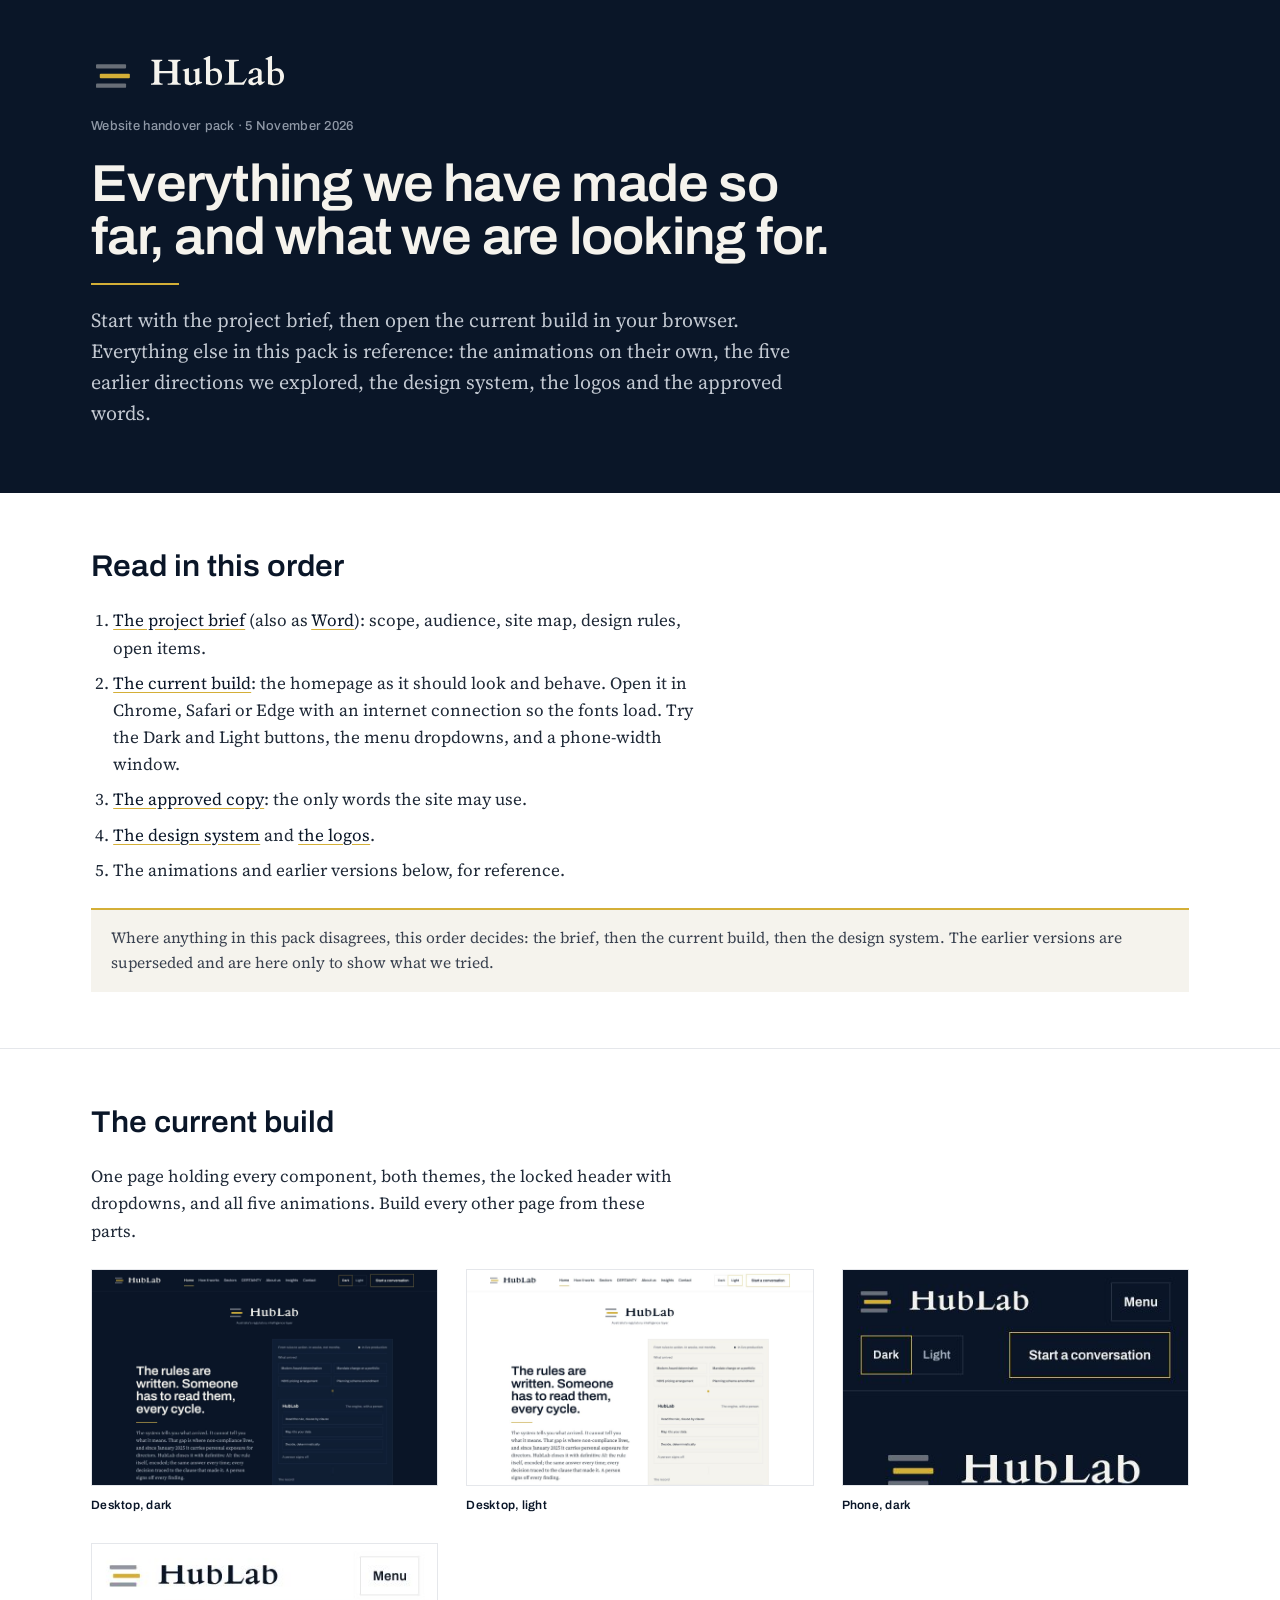
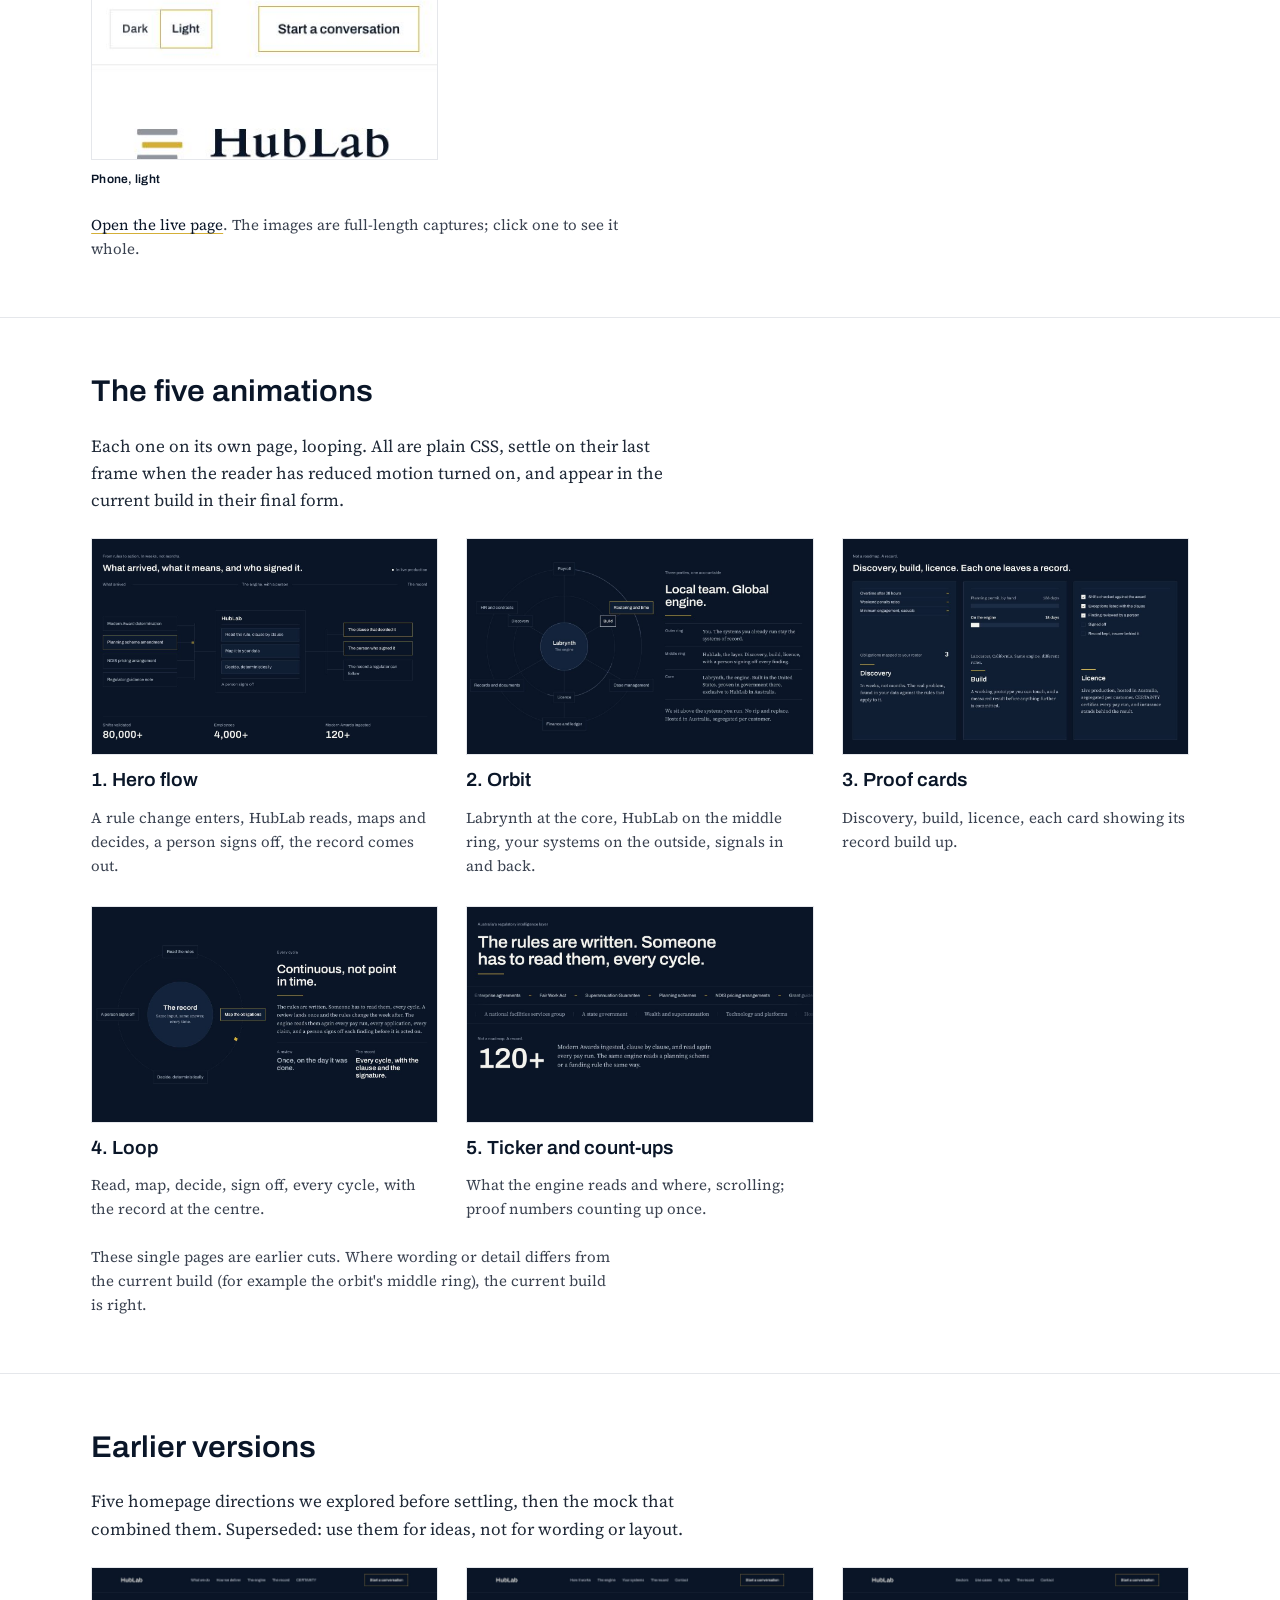
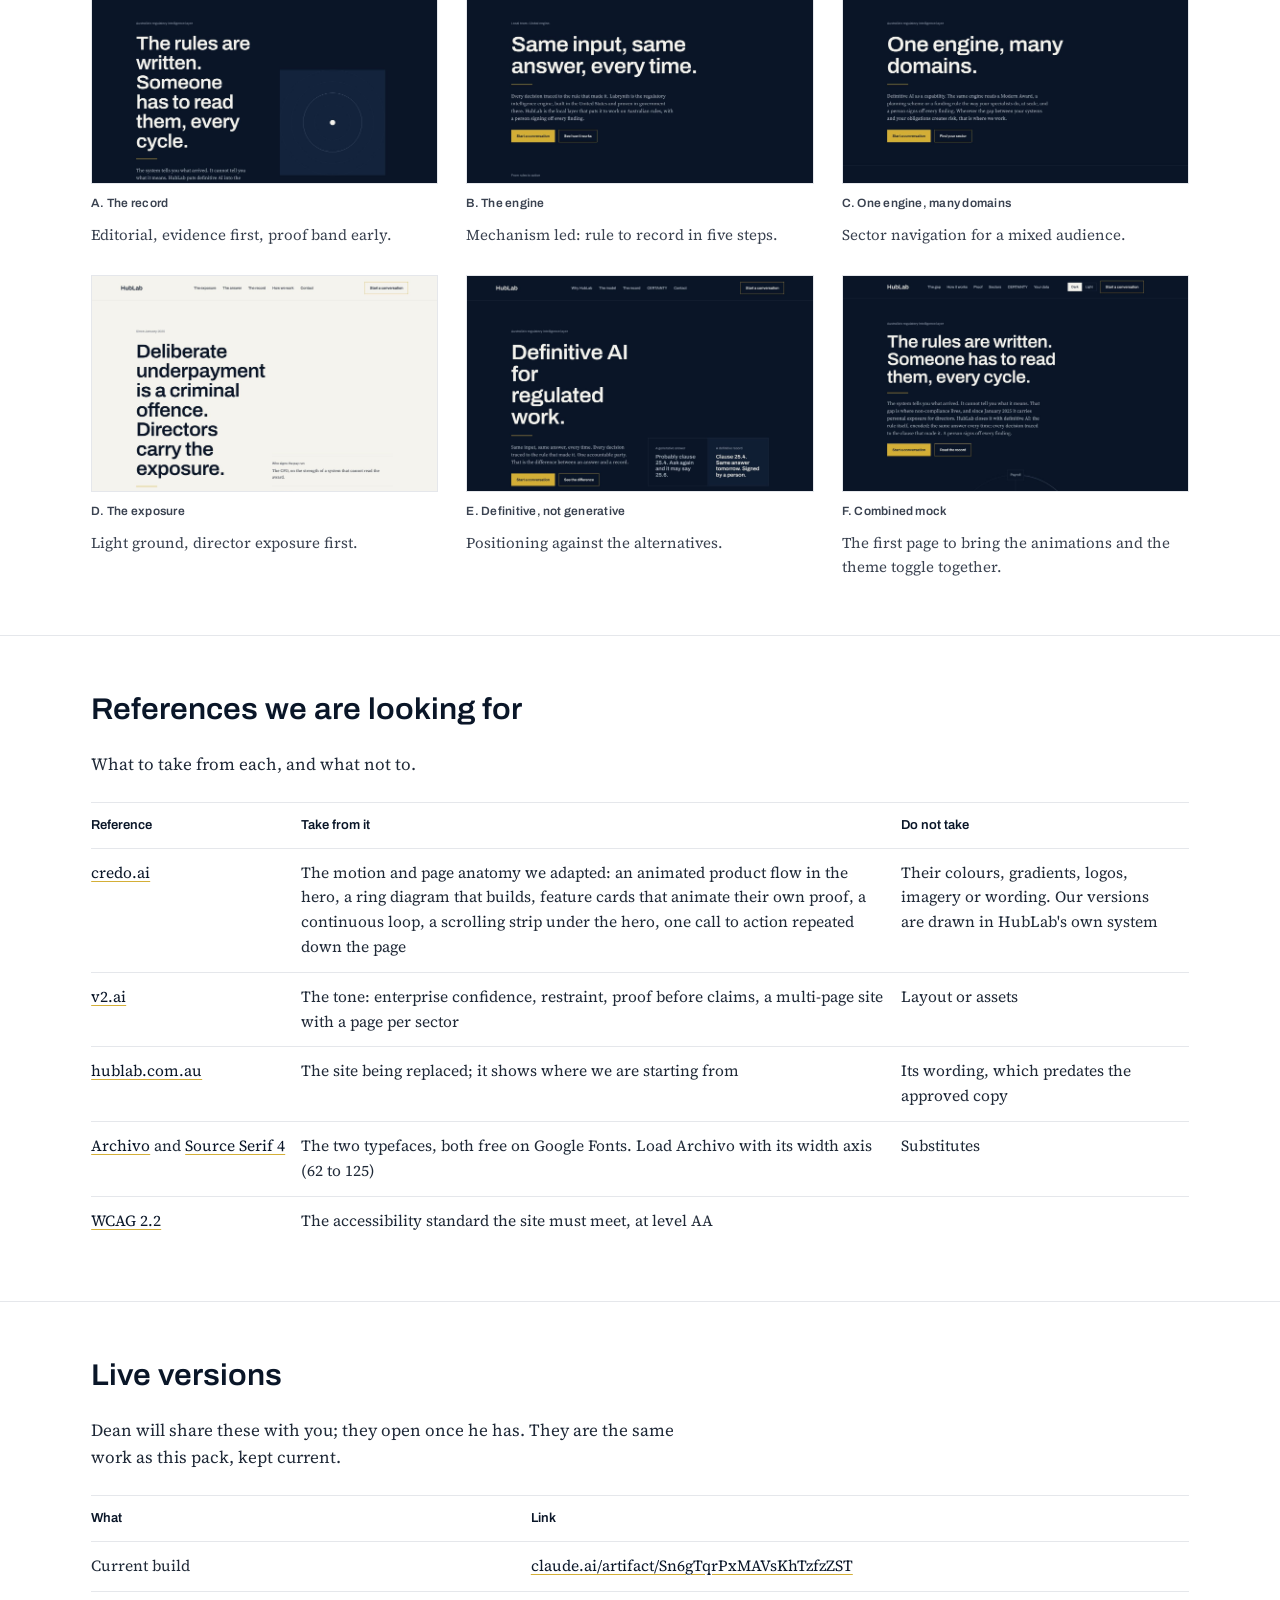
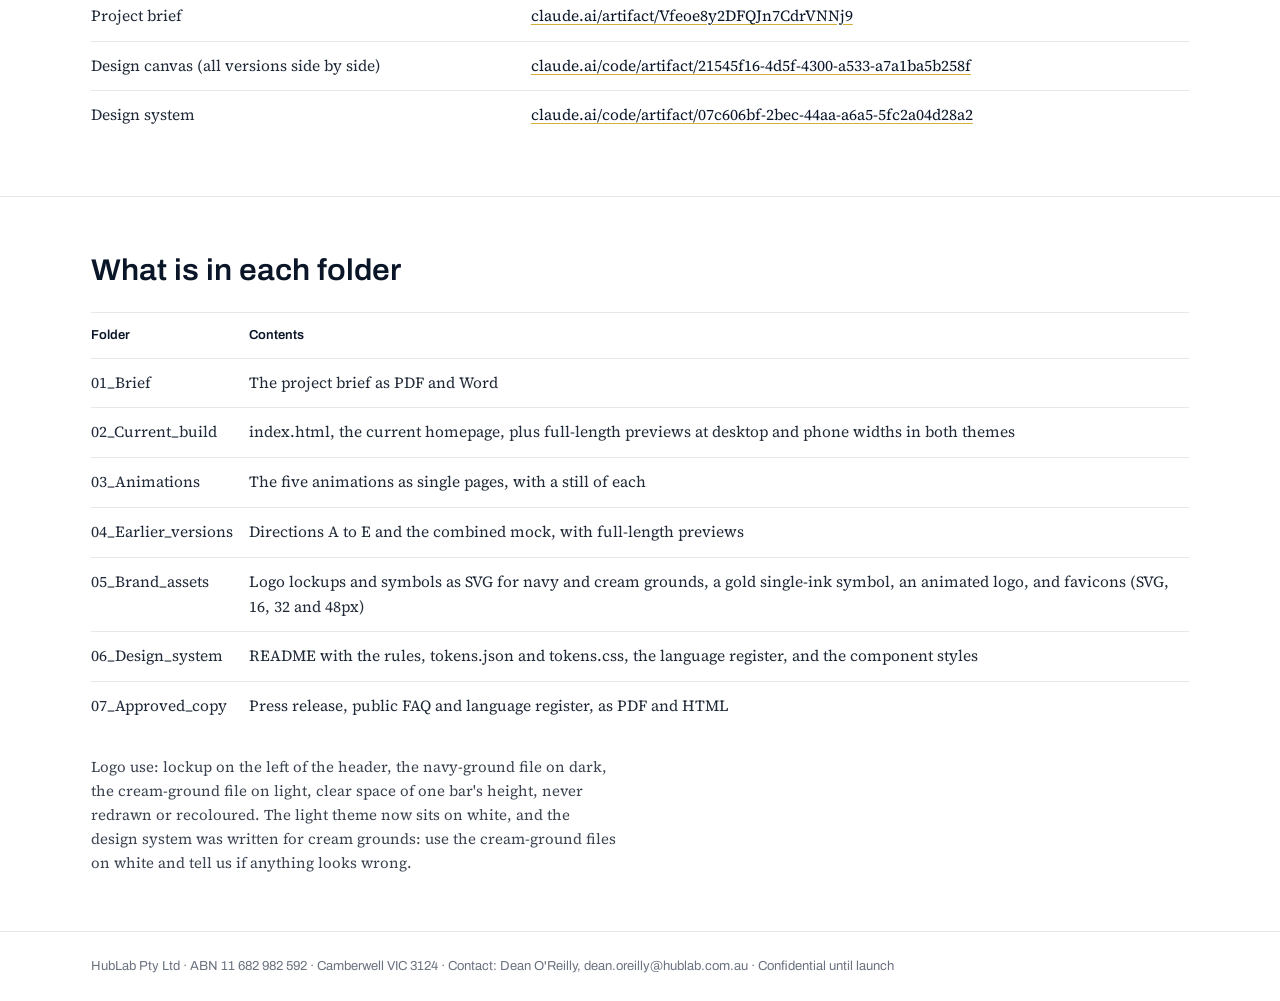
<file: HubLab_Website_Handover_Pack/00_Start_here.html>
<!doctype html>
<html lang="en-AU">
<head>
<meta charset="utf-8">
<meta name="viewport" content="width=device-width, initial-scale=1">
<title>HubLab website handover pack</title>
<link rel="icon" href="05_Brand_assets/favicons/favicon.svg" type="image/svg+xml">
<link rel="stylesheet" href="https://fonts.googleapis.com/css2?family=Archivo:wdth,wght@62..125,400..700&family=Source+Serif+4:opsz,wght@8..60,400;8..60,600&display=swap">
<style>
:root{--navy:#0A1628;--ink:#1F2937;--muted:#3A4250;--faint:#6B7280;--rule:#E5E7EB;--gold:#D4AF37;--panel:#F5F3ED}
*{box-sizing:border-box}
body{margin:0;background:#fff;color:var(--ink);font-family:"Source Serif 4",Georgia,serif;font-size:17px;line-height:1.6}
.top{background:var(--navy);color:#F5F3ED}
.wrap{max-width:1200px;margin:0 auto;padding:0 max(20px,4vw)}
.top .wrap{padding-block:56px 64px;display:flex;flex-direction:column;gap:20px}
.lock{display:flex;align-items:center;gap:14px}
.lock img{height:40px;width:auto}
h1,h2,h3{font-family:"Archivo",Arial,Helvetica,sans-serif;font-weight:600;margin:0;text-wrap:balance}
h1{font-size:clamp(34px,4.2vw,52px);font-stretch:104%;line-height:1.02;letter-spacing:-.015em;max-width:16em}
h2{font-size:clamp(24px,2.4vw,30px);font-stretch:104%;line-height:1.15;color:var(--navy)}
h3{font-size:19px;font-stretch:102%;color:var(--navy)}
.rule{height:2px;width:88px;background:var(--gold)}
.lead{font-size:20px;line-height:1.55;color:#C3C9D2;max-width:36em;margin:0}
.eyebrow{font-family:"Archivo",Arial,sans-serif;font-size:13px;font-weight:500;letter-spacing:.02em;color:#8F98A6}
section{padding-block:56px;border-top:1px solid var(--rule)}
section:first-of-type{border-top:0}
section>.wrap{display:flex;flex-direction:column;gap:24px}
p{margin:0;max-width:66ch}
a{color:var(--navy);text-decoration:underline;text-decoration-color:var(--gold);text-underline-offset:3px}
a:hover{color:#BE9A2C}
.grid{display:grid;grid-template-columns:repeat(auto-fit,minmax(min(260px,100%),1fr));gap:28px}
.item{display:flex;flex-direction:column;gap:10px;min-width:0}
.thumb{display:block;aspect-ratio:16/10;overflow:hidden;border:1px solid var(--rule);background:var(--panel)}
.thumb img{width:100%;height:100%;object-fit:cover;object-position:top;display:block}
.tag{font-family:"Archivo",Arial,sans-serif;font-size:12px;font-weight:600;letter-spacing:.02em;color:var(--muted)}
.tag.now{color:var(--navy)}
.small{font-size:15px;color:var(--muted)}
table{border-collapse:collapse;width:100%;font-size:15.5px}
th,td{text-align:left;vertical-align:top;padding:12px 16px 12px 0;border-top:1px solid var(--rule)}
th{font-family:"Archivo",Arial,sans-serif;font-size:13px;font-weight:600;color:var(--navy)}
td:first-child{white-space:nowrap}
.tablebox{overflow-x:auto}
ol.steps{margin:0;padding-left:22px;display:flex;flex-direction:column;gap:8px;max-width:70ch}
.note{background:var(--panel);border-top:2px solid var(--gold);padding:16px 20px;font-size:15.5px;color:var(--muted)}
footer{border-top:1px solid var(--rule);padding-block:24px;font-family:"Archivo",Arial,sans-serif;font-size:13px;color:var(--faint)}
</style>
</head>
<body>

<header class="top">
  <div class="wrap">
    <div class="lock"><img src="05_Brand_assets/logos/lockup-on-navy.svg" alt="HubLab"></div>
    <span class="eyebrow">Website handover pack · 5 November 2026</span>
    <h1>Everything we have made so far, and what we are looking for.</h1>
    <div class="rule"></div>
    <p class="lead">Start with the project brief, then open the current build in your browser. Everything else in this pack is reference: the animations on their own, the five earlier directions we explored, the design system, the logos and the approved words.</p>
  </div>
</header>

<main>
<section>
  <div class="wrap">
    <h2>Read in this order</h2>
    <ol class="steps">
      <li><a href="01_Brief/HubLab_website_project_brief.pdf">The project brief</a> (also as <a href="01_Brief/HubLab_website_project_brief.docx">Word</a>): scope, audience, site map, design rules, open items.</li>
      <li><a href="02_Current_build/index.html">The current build</a>: the homepage as it should look and behave. Open it in Chrome, Safari or Edge with an internet connection so the fonts load. Try the Dark and Light buttons, the menu dropdowns, and a phone-width window.</li>
      <li><a href="07_Approved_copy/HubLab_approved_copy.pdf">The approved copy</a>: the only words the site may use.</li>
      <li><a href="06_Design_system/README.md">The design system</a> and <a href="05_Brand_assets/logos/">the logos</a>.</li>
      <li>The animations and earlier versions below, for reference.</li>
    </ol>
    <div class="note">Where anything in this pack disagrees, this order decides: the brief, then the current build, then the design system. The earlier versions are superseded and are here only to show what we tried.</div>
  </div>
</section>

<section>
  <div class="wrap">
    <h2>The current build</h2>
    <p>One page holding every component, both themes, the locked header with dropdowns, and all five animations. Build every other page from these parts.</p>
    <div class="grid">
      <div class="item"><a class="thumb" href="02_Current_build/previews/desktop_dark.jpg"><img src="02_Current_build/previews/desktop_dark.jpg" alt="Current build, desktop, dark theme"></a><span class="tag now">Desktop, dark</span></div>
      <div class="item"><a class="thumb" href="02_Current_build/previews/desktop_light.jpg"><img src="02_Current_build/previews/desktop_light.jpg" alt="Current build, desktop, light theme"></a><span class="tag now">Desktop, light</span></div>
      <div class="item"><a class="thumb" href="02_Current_build/previews/phone_dark.jpg"><img src="02_Current_build/previews/phone_dark.jpg" alt="Current build, phone, dark theme"></a><span class="tag now">Phone, dark</span></div>
      <div class="item"><a class="thumb" href="02_Current_build/previews/phone_light.jpg"><img src="02_Current_build/previews/phone_light.jpg" alt="Current build, phone, light theme"></a><span class="tag now">Phone, light</span></div>
    </div>
    <p class="small"><a href="02_Current_build/index.html">Open the live page</a>. The images are full-length captures; click one to see it whole.</p>
  </div>
</section>

<section>
  <div class="wrap">
    <h2>The five animations</h2>
    <p>Each one on its own page, looping. All are plain CSS, settle on their last frame when the reader has reduced motion turned on, and appear in the current build in their final form.</p>
    <div class="grid">
      <div class="item"><a class="thumb" href="03_Animations/1_Hero_flow.html"><img src="03_Animations/previews/1_Hero_flow.jpg" alt="Hero flow animation"></a><h3>1. Hero flow</h3><p class="small">A rule change enters, HubLab reads, maps and decides, a person signs off, the record comes out.</p></div>
      <div class="item"><a class="thumb" href="03_Animations/2_Orbit.html"><img src="03_Animations/previews/2_Orbit.jpg" alt="Orbit animation"></a><h3>2. Orbit</h3><p class="small">Labrynth at the core, HubLab on the middle ring, your systems on the outside, signals in and back.</p></div>
      <div class="item"><a class="thumb" href="03_Animations/3_Proof_cards.html"><img src="03_Animations/previews/3_Proof_cards.jpg" alt="Proof cards animation"></a><h3>3. Proof cards</h3><p class="small">Discovery, build, licence, each card showing its record build up.</p></div>
      <div class="item"><a class="thumb" href="03_Animations/4_Loop.html"><img src="03_Animations/previews/4_Loop.jpg" alt="Loop animation"></a><h3>4. Loop</h3><p class="small">Read, map, decide, sign off, every cycle, with the record at the centre.</p></div>
      <div class="item"><a class="thumb" href="03_Animations/5_Ticker_and_count_ups.html"><img src="03_Animations/previews/5_Ticker_and_count_ups.jpg" alt="Ticker and count-ups"></a><h3>5. Ticker and count-ups</h3><p class="small">What the engine reads and where, scrolling; proof numbers counting up once.</p></div>
    </div>
    <p class="small">These single pages are earlier cuts. Where wording or detail differs from the current build (for example the orbit's middle ring), the current build is right.</p>
  </div>
</section>

<section>
  <div class="wrap">
    <h2>Earlier versions</h2>
    <p>Five homepage directions we explored before settling, then the mock that combined them. Superseded: use them for ideas, not for wording or layout.</p>
    <div class="grid">
      <div class="item"><a class="thumb" href="04_Earlier_versions/A_The_record.html"><img src="04_Earlier_versions/previews/A_The_record.jpg" alt="Direction A"></a><span class="tag">A. The record</span><p class="small">Editorial, evidence first, proof band early.</p></div>
      <div class="item"><a class="thumb" href="04_Earlier_versions/B_The_engine.html"><img src="04_Earlier_versions/previews/B_The_engine.jpg" alt="Direction B"></a><span class="tag">B. The engine</span><p class="small">Mechanism led: rule to record in five steps.</p></div>
      <div class="item"><a class="thumb" href="04_Earlier_versions/C_One_engine_many_domains.html"><img src="04_Earlier_versions/previews/C_One_engine_many_domains.jpg" alt="Direction C"></a><span class="tag">C. One engine, many domains</span><p class="small">Sector navigation for a mixed audience.</p></div>
      <div class="item"><a class="thumb" href="04_Earlier_versions/D_The_exposure.html"><img src="04_Earlier_versions/previews/D_The_exposure.jpg" alt="Direction D"></a><span class="tag">D. The exposure</span><p class="small">Light ground, director exposure first.</p></div>
      <div class="item"><a class="thumb" href="04_Earlier_versions/E_Definitive_not_generative.html"><img src="04_Earlier_versions/previews/E_Definitive_not_generative.jpg" alt="Direction E"></a><span class="tag">E. Definitive, not generative</span><p class="small">Positioning against the alternatives.</p></div>
      <div class="item"><a class="thumb" href="04_Earlier_versions/F_Combined_mock_with_theme_toggle.html"><img src="04_Earlier_versions/previews/F_Combined_mock_with_theme_toggle.jpg" alt="Combined mock"></a><span class="tag">F. Combined mock</span><p class="small">The first page to bring the animations and the theme toggle together.</p></div>
    </div>
  </div>
</section>

<section>
  <div class="wrap">
    <h2>References we are looking for</h2>
    <p>What to take from each, and what not to.</p>
    <div class="tablebox"><table>
      <tr><th>Reference</th><th>Take from it</th><th>Do not take</th></tr>
      <tr><td><a href="https://www.credo.ai/">credo.ai</a></td><td>The motion and page anatomy we adapted: an animated product flow in the hero, a ring diagram that builds, feature cards that animate their own proof, a continuous loop, a scrolling strip under the hero, one call to action repeated down the page</td><td>Their colours, gradients, logos, imagery or wording. Our versions are drawn in HubLab's own system</td></tr>
      <tr><td><a href="https://www.v2.ai/">v2.ai</a></td><td>The tone: enterprise confidence, restraint, proof before claims, a multi-page site with a page per sector</td><td>Layout or assets</td></tr>
      <tr><td><a href="https://hublab.com.au/">hublab.com.au</a></td><td>The site being replaced; it shows where we are starting from</td><td>Its wording, which predates the approved copy</td></tr>
      <tr><td><a href="https://fonts.google.com/specimen/Archivo">Archivo</a> and <a href="https://fonts.google.com/specimen/Source+Serif+4">Source Serif 4</a></td><td>The two typefaces, both free on Google Fonts. Load Archivo with its width axis (62 to 125)</td><td>Substitutes</td></tr>
      <tr><td><a href="https://www.w3.org/TR/WCAG22/">WCAG 2.2</a></td><td>The accessibility standard the site must meet, at level AA</td><td></td></tr>
    </table></div>
  </div>
</section>

<section>
  <div class="wrap">
    <h2>Live versions</h2>
    <p>Dean will share these with you; they open once he has. They are the same work as this pack, kept current.</p>
    <div class="tablebox"><table>
      <tr><th>What</th><th>Link</th></tr>
      <tr><td>Current build</td><td><a href="https://claude.ai/artifact/Sn6gTqrPxMAVsKhTzfzZST">claude.ai/artifact/Sn6gTqrPxMAVsKhTzfzZST</a></td></tr>
      <tr><td>Project brief</td><td><a href="https://claude.ai/artifact/Vfeoe8y2DFQJn7CdrVNNj9">claude.ai/artifact/Vfeoe8y2DFQJn7CdrVNNj9</a></td></tr>
      <tr><td>Design canvas (all versions side by side)</td><td><a href="https://claude.ai/code/artifact/21545f16-4d5f-4300-a533-a7a1ba5b258f">claude.ai/code/artifact/21545f16-4d5f-4300-a533-a7a1ba5b258f</a></td></tr>
      <tr><td>Design system</td><td><a href="https://claude.ai/code/artifact/07c606bf-2bec-44aa-a6a5-5fc2a04d28a2">claude.ai/code/artifact/07c606bf-2bec-44aa-a6a5-5fc2a04d28a2</a></td></tr>
    </table></div>
  </div>
</section>

<section>
  <div class="wrap">
    <h2>What is in each folder</h2>
    <div class="tablebox"><table>
      <tr><th>Folder</th><th>Contents</th></tr>
      <tr><td>01_Brief</td><td>The project brief as PDF and Word</td></tr>
      <tr><td>02_Current_build</td><td>index.html, the current homepage, plus full-length previews at desktop and phone widths in both themes</td></tr>
      <tr><td>03_Animations</td><td>The five animations as single pages, with a still of each</td></tr>
      <tr><td>04_Earlier_versions</td><td>Directions A to E and the combined mock, with full-length previews</td></tr>
      <tr><td>05_Brand_assets</td><td>Logo lockups and symbols as SVG for navy and cream grounds, a gold single-ink symbol, an animated logo, and favicons (SVG, 16, 32 and 48px)</td></tr>
      <tr><td>06_Design_system</td><td>README with the rules, tokens.json and tokens.css, the language register, and the component styles</td></tr>
      <tr><td>07_Approved_copy</td><td>Press release, public FAQ and language register, as PDF and HTML</td></tr>
    </table></div>
    <p class="small">Logo use: lockup on the left of the header, the navy-ground file on dark, the cream-ground file on light, clear space of one bar's height, never redrawn or recoloured. The light theme now sits on white, and the design system was written for cream grounds: use the cream-ground files on white and tell us if anything looks wrong.</p>
  </div>
</section>
</main>

<footer><div class="wrap">HubLab Pty Ltd · ABN 11 682 982 592 · Camberwell VIC 3124 · Contact: Dean O'Reilly, dean.oreilly@hublab.com.au · Confidential until launch</div></footer>
</body>
</html>
</file>
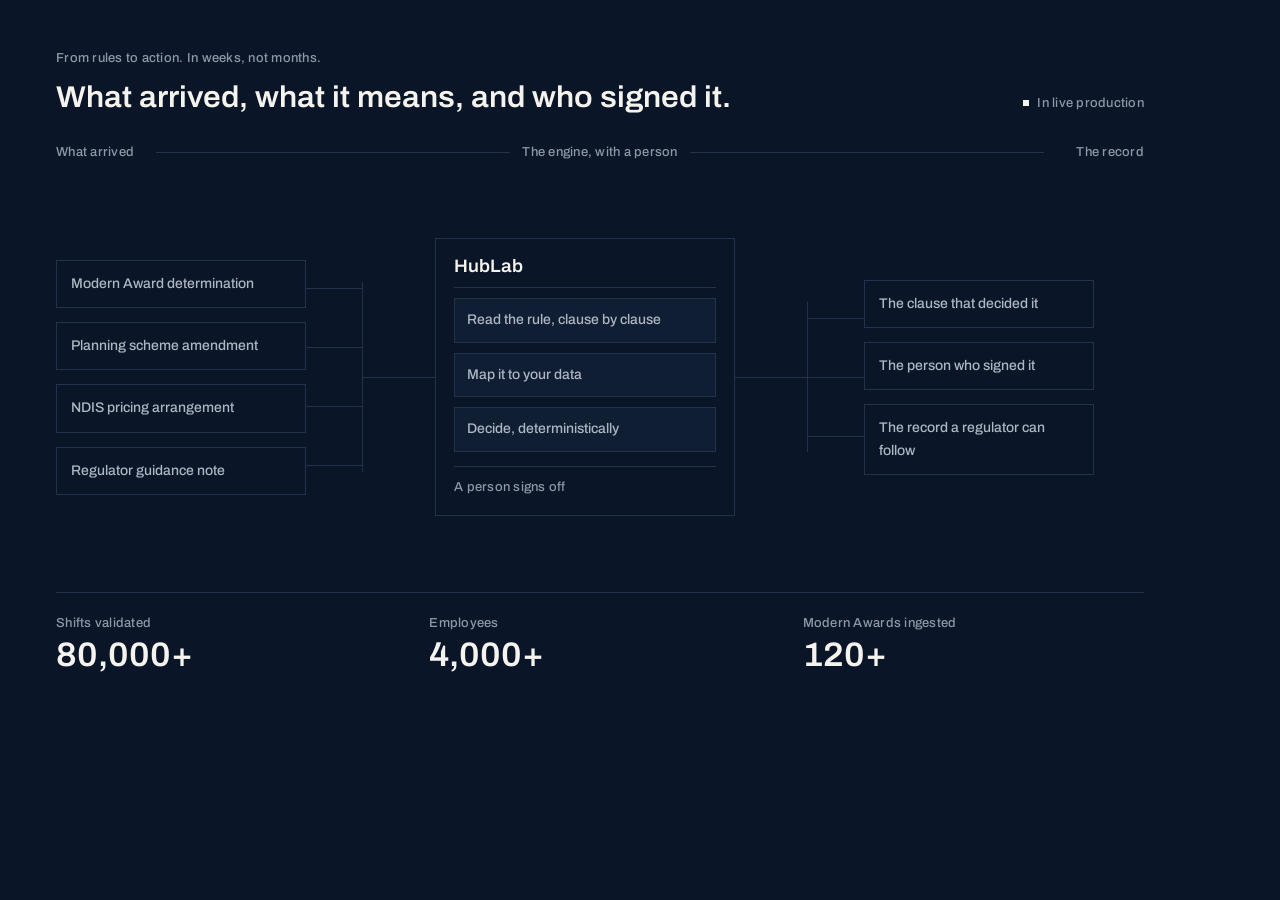
<file: HubLab_Website_Handover_Pack/03_Animations/1_Hero_flow.html>
<!doctype html>
<html lang="en-AU">
<head>
<meta charset="utf-8">
<meta name="viewport" content="width=device-width, initial-scale=1">
<title>Animation 1: From rules to action, the hero flow</title>
<style>
@import url('https://fonts.googleapis.com/css2?family=Archivo:ital,wdth,wght@0,62..125,100..900;1,62..125,100..900&family=Source+Serif+4:ital,opsz,wght@0,8..60,400;0,8..60,500;0,8..60,600;1,8..60,400&display=swap');
</style>
<style>
/* HubLab tokens */
/* HubLab token values, applied from the design system's tokens.json so bundle.css resolves. */
:root{
  --hl-navy:#0A1628;--hl-cream:#F5F3ED;--hl-gold:#D4AF37;--hl-slate:#5A6B86;
  --hl-surface-raised:#101E34;--hl-surface-core:#13233C;--hl-ring-unlit:#1D2C45;--hl-rule:#22324B;
  --hl-text-on-navy:#F5F3ED;--hl-text-body:#C3C9D2;--hl-text-muted:#AEB6C2;--hl-text-faint:#8F98A6;
  --hl-text-on-cream:#0A1628;--hl-text-body-on-cream:#1F2937;--hl-text-muted-on-cream:#3A4250;--hl-text-faint-on-cream:#6B7280;
  --hl-rule-on-cream:#E5E7EB;--hl-gold-hover:#E2C45E;--hl-gold-pressed:#BE9A2C;--hl-link-hover:#E9D58E;
  --color-bg:var(--hl-navy);--color-surface:var(--hl-surface-raised);--color-text:var(--hl-text-on-navy);
  --color-text-muted:var(--hl-text-body);--color-accent:var(--hl-gold);--color-accent-hover:var(--hl-gold-hover);
  --color-accent-pressed:var(--hl-gold-pressed);--color-divider:var(--hl-rule);--color-bg-alt:var(--hl-cream);--color-text-alt:var(--hl-text-on-cream);
  --font-heading:"Archivo",Arial,Helvetica,sans-serif;--font-body:"Source Serif 4",Georgia,serif;--font-ui:"Archivo",Arial,Helvetica,sans-serif;
  --text-display:clamp(44px,6.5vw,88px);--text-h1:clamp(34px,4.2vw,52px);--text-h2:clamp(26px,2.6vw,34px);--text-h3:24px;
  --text-lead:20px;--text-body:17px;--text-small:14px;--text-label:13px;--text-micro:11px;
  --leading-tight:1.02;--leading-snug:1.15;--leading-body:1.6;
  --tracking-display:-0.02em;--tracking-h1:-0.015em;--tracking-label:0.02em;
  --headline-stretch:104%;--lead-stretch:102%;
  --space-1:4px;--space-2:8px;--space-3:12px;--space-4:16px;--space-5:24px;--space-6:32px;--space-7:48px;--space-8:64px;--space-9:96px;--space-10:120px;
  --page-pad:64px;--page-max:1200px;--measure-body:62ch;--measure-lead:34em;
  --radius:0px;--radius-badge:14px;--rule-w:2px;--rule-hair:1px;--rule-short:48px;--rule-long:88px;
}
.on-cream,[data-theme="cream"]{
  --color-bg:var(--hl-cream);--color-surface:var(--hl-cream);--color-text:var(--hl-text-on-cream);
  --color-text-muted:var(--hl-text-body-on-cream);--color-divider:var(--hl-rule-on-cream);
  --color-bg-alt:var(--hl-navy);--color-text-alt:var(--hl-text-on-navy);
}

/* HubLab design system base styles */

/* HubLab base styles. Values come from tokens.json; this sheet only applies them. */
body{margin:0;background:var(--color-bg);color:var(--color-text);font-family:var(--font-body);font-size:var(--text-body);line-height:var(--leading-body)}
h1,h2,h3,h4{font-family:var(--font-heading);font-weight:600;margin:0}
h1{font-size:var(--text-h1);font-stretch:var(--headline-stretch);line-height:var(--leading-tight);letter-spacing:var(--tracking-h1)}
h2{font-size:var(--text-h2);font-stretch:var(--headline-stretch);line-height:var(--leading-snug)}
h3{font-size:var(--text-h3);font-stretch:var(--lead-stretch);line-height:var(--leading-snug)}
p{margin:0;max-width:var(--measure-body)}
a{color:var(--color-text);text-decoration:underline;text-decoration-color:var(--hl-gold);text-underline-offset:3px}
a:hover{color:var(--hl-link-hover)}
.on-cream{background:var(--hl-cream);color:var(--hl-text-on-cream)}
.on-cream p,[data-theme="cream"] p{color:var(--hl-text-body-on-cream)}
.on-cream a,[data-theme="cream"] a{color:var(--hl-text-on-cream)}
.on-cream a:hover,[data-theme="cream"] a:hover{color:var(--hl-gold-pressed)}
.hl-eyebrow{font-family:var(--font-ui);font-size:var(--text-label);font-weight:500;letter-spacing:var(--tracking-label);color:var(--hl-text-faint)}
.on-cream .hl-eyebrow,[data-theme="cream"] .hl-eyebrow{color:var(--hl-text-faint-on-cream)}
.hl-rule{height:var(--rule-w);width:var(--rule-long);background:var(--hl-gold);border:0;margin:0}
.hl-rule-short{width:var(--rule-short)}
.hl-btn{display:inline-flex;align-self:flex-start;white-space:nowrap;align-items:center;gap:var(--space-2);font-family:var(--font-ui);font-size:15px;font-weight:600;padding:14px 22px;background:var(--hl-gold);color:var(--hl-navy);text-decoration:none;border:0;border-radius:var(--radius);cursor:pointer;transition:background-color 200ms ease}
.hl-btn:hover{background:var(--hl-gold-hover);color:var(--hl-navy)} .hl-btn:active{background:var(--hl-gold-pressed)}
.hl-btn-ghost{background:transparent;color:var(--color-text);box-shadow:inset 0 0 0 1px var(--hl-gold)}
.hl-btn-ghost:hover{background:rgba(212,175,55,.08);color:var(--color-text)} .hl-btn-ghost:active{background:rgba(212,175,55,.16)}
.on-cream .hl-btn-ghost,.on-cream .hl-btn-ghost:hover{color:var(--hl-navy)}
.hl-btn[disabled],.hl-btn[aria-disabled="true"]{opacity:.45;cursor:default;pointer-events:none}
.hl-card{display:flex;flex-direction:column;gap:var(--space-3);padding:var(--space-5) 0;border-top:var(--rule-hair) solid var(--color-divider)}
.hl-card-title{font-family:var(--font-heading);font-weight:600;font-stretch:var(--lead-stretch);font-size:26px;line-height:var(--leading-snug)}
.hl-card-body{font-family:var(--font-body);font-size:var(--text-body);line-height:var(--leading-body);color:var(--color-text-muted)}
.hl-record{background:var(--hl-cream);color:var(--hl-navy);padding:var(--space-8);display:flex;flex-direction:column;gap:20px}
.hl-record .hl-eyebrow{color:var(--hl-text-faint-on-cream)}
.hl-record-figure{font-family:var(--font-heading);font-weight:600;font-stretch:var(--headline-stretch);font-size:clamp(64px,7vw,96px);line-height:.95;letter-spacing:var(--tracking-display);font-feature-settings:"lnum" 1}
.hl-record-caption{font-family:var(--font-body);font-size:21px;line-height:1.55;color:var(--hl-text-body-on-cream);max-width:var(--measure-lead)}
.hl-record-body{font-family:var(--font-body);font-size:18px;line-height:var(--leading-body);color:var(--hl-text-muted-on-cream);max-width:var(--measure-body)}
:focus-visible{outline:2px solid var(--hl-gold);outline-offset:2px}
::selection{background:var(--hl-gold);color:var(--hl-navy)}

</style>
<style>
body{margin:0;background:#0A1628}
@property --k{syntax:'<integer>';inherits:false;initial-value:0}
@keyframes hl-in-lit{0%,2%{background:#0A1628;border-color:#22324B;color:#AEB6C2}6%,20%{background:#101E34;border-color:#D4AF37;color:#F5F3ED}26%,100%{background:#0A1628;border-color:#22324B;color:#AEB6C2}}
@keyframes hl-dot-run{0%,4%{left:0;opacity:0}6%{opacity:1}22%{left:calc(100% - 8px);opacity:1}24%,100%{left:calc(100% - 8px);opacity:0}}
@keyframes hl-dot-run-fast{0%,24%{left:0;opacity:0}26%{opacity:1}40%{left:calc(100% - 8px);opacity:1}42%,100%{left:calc(100% - 8px);opacity:0}}
@keyframes hl-stage-lit{0%,40%{border-color:#22324B;color:#AEB6C2;background:#101E34}46%,62%{border-color:#D4AF37;color:#F5F3ED;background:#13233C}68%,100%{border-color:#22324B;color:#AEB6C2;background:#101E34}}
@keyframes hl-sign-lit{0%,64%{color:#8F98A6;border-color:#22324B}70%,84%{color:#F5F3ED;border-color:#F5F3ED}90%,100%{color:#8F98A6;border-color:#22324B}}
@keyframes hl-dot-out{0%,70%{left:0;opacity:0}72%{opacity:1}84%{left:calc(100% - 8px);opacity:1}86%,100%{left:calc(100% - 8px);opacity:0}}
@keyframes hl-out-lit{0%,84%{border-color:#22324B;color:#AEB6C2}88%,98%{border-color:#D4AF37;color:#F5F3ED}100%{border-color:#22324B;color:#AEB6C2}}
@keyframes hl-count-80{from{--k:0}to{--k:80}}
@keyframes hl-count-4{from{--k:0}to{--k:4}}
@keyframes hl-count-120{from{--k:0}to{--k:120}}
@keyframes hl-blink{0%,100%{opacity:1}50%{opacity:.25}}
.hl-in{animation:hl-in-lit 8s linear infinite}
.hl-in-dot{animation:hl-dot-run 8s linear infinite}
.hl-core-dot{animation:hl-dot-run-fast 2s linear infinite}
.hl-stage{animation:hl-stage-lit 2s linear infinite}
.hl-sign{animation:hl-sign-lit 2s linear infinite}
.hl-out-dot{animation:hl-dot-out 2s linear infinite}
.hl-out{animation:hl-out-lit 2s linear infinite}
.hl-count{--k:0;counter-reset:k var(--k);animation-duration:2.6s;animation-timing-function:ease-out;animation-fill-mode:forwards;animation-delay:.6s}
.hl-count::before{content:counter(k)}
.hl-c80{animation-name:hl-count-80}.hl-c4{animation-name:hl-count-4}.hl-c120{animation-name:hl-count-120}
.hl-live{animation:hl-blink 2s ease-in-out infinite}
@media (prefers-reduced-motion:reduce){.hl-in,.hl-in-dot,.hl-core-dot,.hl-stage,.hl-sign,.hl-out-dot,.hl-out,.hl-live{animation:none}.hl-c80{--k:80}.hl-c4{--k:4}.hl-c120{--k:120}.hl-count{animation:none}.hl-in-dot,.hl-core-dot,.hl-out-dot{opacity:0}}
</style>
</head>
<body>
<div style="width: 1200px; height: 720px; box-sizing: border-box; padding: 48px 56px; background: #0A1628; color: #F5F3ED; font-family: var(--font-body); display: flex; flex-direction: column; gap: 28px; overflow: hidden">

  <div style="display: flex; justify-content: space-between; align-items: flex-end; gap: 32px">
    <div style="display: flex; flex-direction: column; gap: 12px">
      <div class="hl-eyebrow">From rules to action. In weeks, not months.</div>
      <h2 style="margin: 0; font-family: var(--font-heading); font-weight: 600; font-stretch: 104%; font-size: 30px; line-height: 1.1; color: #F5F3ED">What arrived, what it means, and who signed it.</h2>
    </div>
    <div style="display: flex; align-items: center; gap: 8px; font-family: var(--font-ui); font-size: 13px; font-weight: 500; letter-spacing: 0.02em; color: #8F98A6"><span class="hl-live" aria-hidden="true" style="width: 6px; height: 6px; background: #F5F3ED"></span>In live production</div>
  </div>

  <div style="display: grid; grid-template-columns: 100px 1fr 100px; column-gap: 0; font-family: var(--font-ui); font-size: 13px; font-weight: 500; letter-spacing: 0.02em; color: #8F98A6; align-items: center">
    <span>What arrived</span><span style="display: flex; align-items: center; gap: 12px"><span style="flex: 1; height: 1px; background: #22324B"></span><span style="white-space: nowrap">The engine, with a person</span><span style="flex: 1; height: 1px; background: #22324B"></span></span><span style="text-align: right">The record</span>
  </div>

  <div style="display: grid; grid-template-columns: 250px 56px 1px 72px 300px 72px 1px 56px 230px; align-items: center; flex: 1">
    <ul style="margin: 0; padding: 0; list-style: none; display: flex; flex-direction: column; gap: 14px">
      <li class="hl-in" style="animation-delay: 0s; border: 1px solid #22324B; padding: 12px 14px; font-family: var(--font-ui); font-size: 14px; font-weight: 500; color: #AEB6C2">Modern Award determination</li>
      <li class="hl-in" style="animation-delay: 2s; border: 1px solid #22324B; padding: 12px 14px; font-family: var(--font-ui); font-size: 14px; font-weight: 500; color: #AEB6C2">Planning scheme amendment</li>
      <li class="hl-in" style="animation-delay: 4s; border: 1px solid #22324B; padding: 12px 14px; font-family: var(--font-ui); font-size: 14px; font-weight: 500; color: #AEB6C2">NDIS pricing arrangement</li>
      <li class="hl-in" style="animation-delay: 6s; border: 1px solid #22324B; padding: 12px 14px; font-family: var(--font-ui); font-size: 14px; font-weight: 500; color: #AEB6C2">Regulator guidance note</li>
    </ul>
    <div style="display: flex; flex-direction: column; gap: 14px; align-self: stretch; justify-content: center">
      <div style="position: relative; height: 45px; display: flex; align-items: center"><span aria-hidden="true" style="width: 100%; height: 1px; background: #22324B"></span><span class="hl-in-dot" aria-hidden="true" style="animation-delay: 0s; position: absolute; top: 18px; width: 8px; height: 8px; background: #D4AF37; opacity: 0"></span></div>
      <div style="position: relative; height: 45px; display: flex; align-items: center"><span aria-hidden="true" style="width: 100%; height: 1px; background: #22324B"></span><span class="hl-in-dot" aria-hidden="true" style="animation-delay: 2s; position: absolute; top: 18px; width: 8px; height: 8px; background: #D4AF37; opacity: 0"></span></div>
      <div style="position: relative; height: 45px; display: flex; align-items: center"><span aria-hidden="true" style="width: 100%; height: 1px; background: #22324B"></span><span class="hl-in-dot" aria-hidden="true" style="animation-delay: 4s; position: absolute; top: 18px; width: 8px; height: 8px; background: #D4AF37; opacity: 0"></span></div>
      <div style="position: relative; height: 45px; display: flex; align-items: center"><span aria-hidden="true" style="width: 100%; height: 1px; background: #22324B"></span><span class="hl-in-dot" aria-hidden="true" style="animation-delay: 6s; position: absolute; top: 18px; width: 8px; height: 8px; background: #D4AF37; opacity: 0"></span></div>
    </div>
    <div aria-hidden="true" style="width: 1px; height: 190px; background: #22324B"></div>
    <div style="position: relative; height: 1px; background: #22324B"><span class="hl-core-dot" aria-hidden="true" style="position: absolute; top: -4px; width: 8px; height: 8px; background: #D4AF37; opacity: 0"></span></div>
    <div style="display: flex; flex-direction: column; gap: 10px; border: 1px solid #22324B; padding: 18px">
      <div style="font-family: var(--font-heading); font-weight: 600; font-stretch: 104%; font-size: 18px; line-height: 1; color: #F5F3ED; padding-bottom: 12px; border-bottom: 1px solid #22324B">HubLab</div>
      <div class="hl-stage" style="animation-delay: 0s; border: 1px solid #22324B; background: #101E34; padding: 10px 12px; font-family: var(--font-ui); font-size: 14px; font-weight: 500; color: #AEB6C2">Read the rule, clause by clause</div>
      <div class="hl-stage" style="animation-delay: .16s; border: 1px solid #22324B; background: #101E34; padding: 10px 12px; font-family: var(--font-ui); font-size: 14px; font-weight: 500; color: #AEB6C2">Map it to your data</div>
      <div class="hl-stage" style="animation-delay: .32s; border: 1px solid #22324B; background: #101E34; padding: 10px 12px; font-family: var(--font-ui); font-size: 14px; font-weight: 500; color: #AEB6C2">Decide, deterministically</div>
      <div class="hl-sign" style="margin-top: 4px; padding-top: 10px; border-top: 1px solid #22324B; font-family: var(--font-ui); font-size: 13px; font-weight: 500; letter-spacing: 0.02em; color: #8F98A6">A person signs off</div>
    </div>
    <div style="position: relative; height: 1px; background: #22324B"><span class="hl-out-dot" aria-hidden="true" style="position: absolute; top: -4px; width: 8px; height: 8px; background: #D4AF37; opacity: 0"></span></div>
    <div aria-hidden="true" style="width: 1px; height: 150px; background: #22324B"></div>
    <div style="display: flex; flex-direction: column; gap: 14px; align-self: stretch; justify-content: center">
      <div aria-hidden="true" style="height: 45px; display: flex; align-items: center"><span style="width: 100%; height: 1px; background: #22324B"></span></div>
      <div aria-hidden="true" style="height: 45px; display: flex; align-items: center"><span style="width: 100%; height: 1px; background: #22324B"></span></div>
      <div aria-hidden="true" style="height: 45px; display: flex; align-items: center"><span style="width: 100%; height: 1px; background: #22324B"></span></div>
    </div>
    <ul style="margin: 0; padding: 0; list-style: none; display: flex; flex-direction: column; gap: 14px">
      <li class="hl-out" style="animation-delay: 0s; border: 1px solid #22324B; padding: 12px 14px; font-family: var(--font-ui); font-size: 14px; font-weight: 500; color: #AEB6C2">The clause that decided it</li>
      <li class="hl-out" style="animation-delay: .1s; border: 1px solid #22324B; padding: 12px 14px; font-family: var(--font-ui); font-size: 14px; font-weight: 500; color: #AEB6C2">The person who signed it</li>
      <li class="hl-out" style="animation-delay: .2s; border: 1px solid #22324B; padding: 12px 14px; font-family: var(--font-ui); font-size: 14px; font-weight: 500; color: #AEB6C2">The record a regulator can follow</li>
    </ul>
  </div>

  <div style="display: grid; grid-template-columns: repeat(3, minmax(0, 1fr)); gap: 32px; border-top: 1px solid #22324B; padding-top: 20px">
    <div style="display: flex; flex-direction: column; gap: 4px"><span style="font-family: var(--font-ui); font-size: 13px; font-weight: 500; letter-spacing: 0.02em; color: #8F98A6">Shifts validated</span><span style="font-family: var(--font-heading); font-weight: 600; font-stretch: 104%; font-size: 34px; line-height: 1; color: #F5F3ED; font-feature-settings: 'lnum' 1"><span class="hl-count hl-c80"></span>,000+</span></div>
    <div style="display: flex; flex-direction: column; gap: 4px"><span style="font-family: var(--font-ui); font-size: 13px; font-weight: 500; letter-spacing: 0.02em; color: #8F98A6">Employees</span><span style="font-family: var(--font-heading); font-weight: 600; font-stretch: 104%; font-size: 34px; line-height: 1; color: #F5F3ED; font-feature-settings: 'lnum' 1"><span class="hl-count hl-c4"></span>,000+</span></div>
    <div style="display: flex; flex-direction: column; gap: 4px"><span style="font-family: var(--font-ui); font-size: 13px; font-weight: 500; letter-spacing: 0.02em; color: #8F98A6">Modern Awards ingested</span><span style="font-family: var(--font-heading); font-weight: 600; font-stretch: 104%; font-size: 34px; line-height: 1; color: #F5F3ED; font-feature-settings: 'lnum' 1"><span class="hl-count hl-c120"></span>+</span></div>
  </div>
</div>

</body>
</html>
</file>
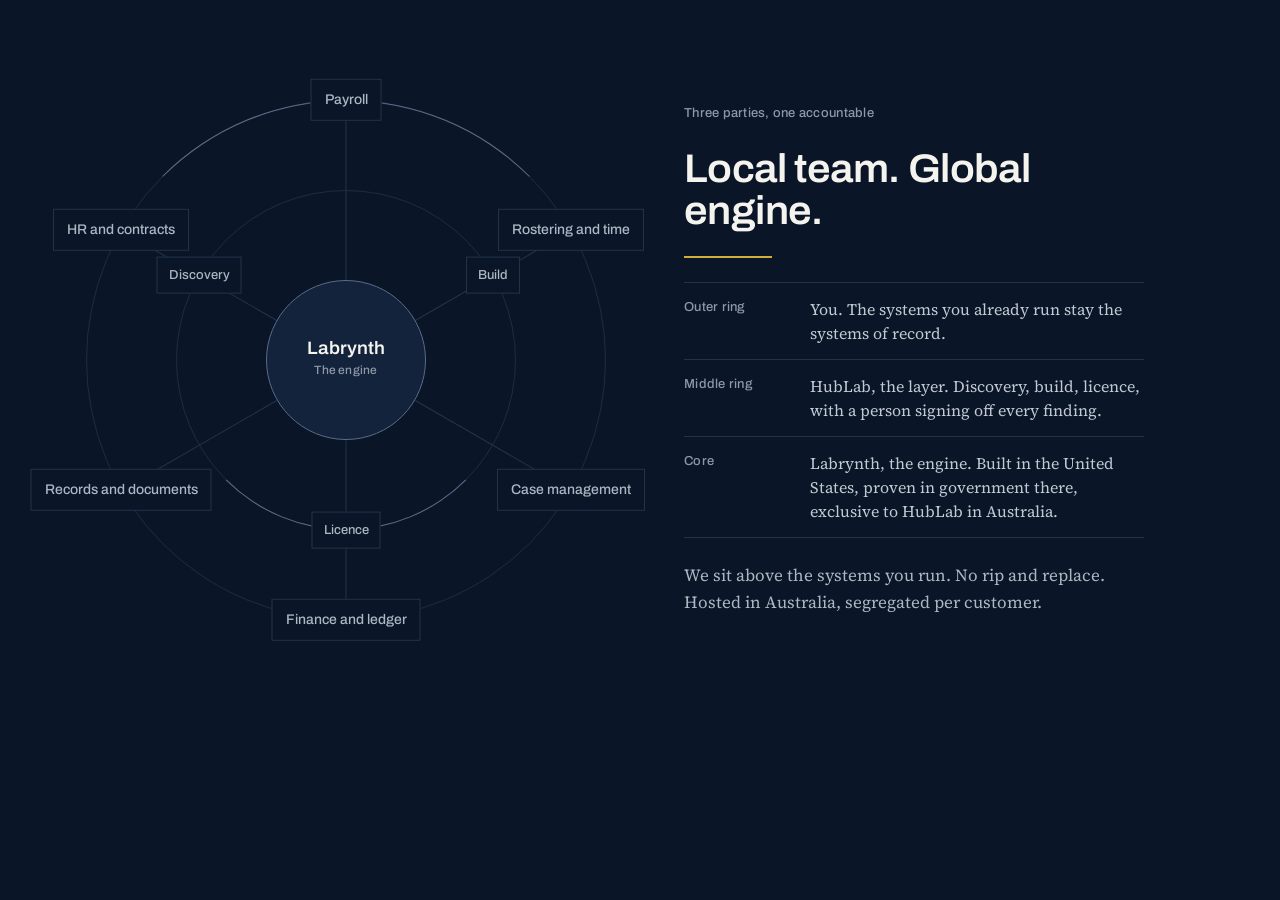
<file: HubLab_Website_Handover_Pack/03_Animations/2_Orbit.html>
<!doctype html>
<html lang="en-AU">
<head>
<meta charset="utf-8">
<meta name="viewport" content="width=device-width, initial-scale=1">
<title>Animation 2: Orbit, local team and global engine</title>
<style>
@import url('https://fonts.googleapis.com/css2?family=Archivo:ital,wdth,wght@0,62..125,100..900;1,62..125,100..900&family=Source+Serif+4:ital,opsz,wght@0,8..60,400;0,8..60,500;0,8..60,600;1,8..60,400&display=swap');
</style>
<style>
/* HubLab tokens */
/* HubLab token values, applied from the design system's tokens.json so bundle.css resolves. */
:root{
  --hl-navy:#0A1628;--hl-cream:#F5F3ED;--hl-gold:#D4AF37;--hl-slate:#5A6B86;
  --hl-surface-raised:#101E34;--hl-surface-core:#13233C;--hl-ring-unlit:#1D2C45;--hl-rule:#22324B;
  --hl-text-on-navy:#F5F3ED;--hl-text-body:#C3C9D2;--hl-text-muted:#AEB6C2;--hl-text-faint:#8F98A6;
  --hl-text-on-cream:#0A1628;--hl-text-body-on-cream:#1F2937;--hl-text-muted-on-cream:#3A4250;--hl-text-faint-on-cream:#6B7280;
  --hl-rule-on-cream:#E5E7EB;--hl-gold-hover:#E2C45E;--hl-gold-pressed:#BE9A2C;--hl-link-hover:#E9D58E;
  --color-bg:var(--hl-navy);--color-surface:var(--hl-surface-raised);--color-text:var(--hl-text-on-navy);
  --color-text-muted:var(--hl-text-body);--color-accent:var(--hl-gold);--color-accent-hover:var(--hl-gold-hover);
  --color-accent-pressed:var(--hl-gold-pressed);--color-divider:var(--hl-rule);--color-bg-alt:var(--hl-cream);--color-text-alt:var(--hl-text-on-cream);
  --font-heading:"Archivo",Arial,Helvetica,sans-serif;--font-body:"Source Serif 4",Georgia,serif;--font-ui:"Archivo",Arial,Helvetica,sans-serif;
  --text-display:clamp(44px,6.5vw,88px);--text-h1:clamp(34px,4.2vw,52px);--text-h2:clamp(26px,2.6vw,34px);--text-h3:24px;
  --text-lead:20px;--text-body:17px;--text-small:14px;--text-label:13px;--text-micro:11px;
  --leading-tight:1.02;--leading-snug:1.15;--leading-body:1.6;
  --tracking-display:-0.02em;--tracking-h1:-0.015em;--tracking-label:0.02em;
  --headline-stretch:104%;--lead-stretch:102%;
  --space-1:4px;--space-2:8px;--space-3:12px;--space-4:16px;--space-5:24px;--space-6:32px;--space-7:48px;--space-8:64px;--space-9:96px;--space-10:120px;
  --page-pad:64px;--page-max:1200px;--measure-body:62ch;--measure-lead:34em;
  --radius:0px;--radius-badge:14px;--rule-w:2px;--rule-hair:1px;--rule-short:48px;--rule-long:88px;
}
.on-cream,[data-theme="cream"]{
  --color-bg:var(--hl-cream);--color-surface:var(--hl-cream);--color-text:var(--hl-text-on-cream);
  --color-text-muted:var(--hl-text-body-on-cream);--color-divider:var(--hl-rule-on-cream);
  --color-bg-alt:var(--hl-navy);--color-text-alt:var(--hl-text-on-navy);
}

/* HubLab design system base styles */

/* HubLab base styles. Values come from tokens.json; this sheet only applies them. */
body{margin:0;background:var(--color-bg);color:var(--color-text);font-family:var(--font-body);font-size:var(--text-body);line-height:var(--leading-body)}
h1,h2,h3,h4{font-family:var(--font-heading);font-weight:600;margin:0}
h1{font-size:var(--text-h1);font-stretch:var(--headline-stretch);line-height:var(--leading-tight);letter-spacing:var(--tracking-h1)}
h2{font-size:var(--text-h2);font-stretch:var(--headline-stretch);line-height:var(--leading-snug)}
h3{font-size:var(--text-h3);font-stretch:var(--lead-stretch);line-height:var(--leading-snug)}
p{margin:0;max-width:var(--measure-body)}
a{color:var(--color-text);text-decoration:underline;text-decoration-color:var(--hl-gold);text-underline-offset:3px}
a:hover{color:var(--hl-link-hover)}
.on-cream{background:var(--hl-cream);color:var(--hl-text-on-cream)}
.on-cream p,[data-theme="cream"] p{color:var(--hl-text-body-on-cream)}
.on-cream a,[data-theme="cream"] a{color:var(--hl-text-on-cream)}
.on-cream a:hover,[data-theme="cream"] a:hover{color:var(--hl-gold-pressed)}
.hl-eyebrow{font-family:var(--font-ui);font-size:var(--text-label);font-weight:500;letter-spacing:var(--tracking-label);color:var(--hl-text-faint)}
.on-cream .hl-eyebrow,[data-theme="cream"] .hl-eyebrow{color:var(--hl-text-faint-on-cream)}
.hl-rule{height:var(--rule-w);width:var(--rule-long);background:var(--hl-gold);border:0;margin:0}
.hl-rule-short{width:var(--rule-short)}
.hl-btn{display:inline-flex;align-self:flex-start;white-space:nowrap;align-items:center;gap:var(--space-2);font-family:var(--font-ui);font-size:15px;font-weight:600;padding:14px 22px;background:var(--hl-gold);color:var(--hl-navy);text-decoration:none;border:0;border-radius:var(--radius);cursor:pointer;transition:background-color 200ms ease}
.hl-btn:hover{background:var(--hl-gold-hover);color:var(--hl-navy)} .hl-btn:active{background:var(--hl-gold-pressed)}
.hl-btn-ghost{background:transparent;color:var(--color-text);box-shadow:inset 0 0 0 1px var(--hl-gold)}
.hl-btn-ghost:hover{background:rgba(212,175,55,.08);color:var(--color-text)} .hl-btn-ghost:active{background:rgba(212,175,55,.16)}
.on-cream .hl-btn-ghost,.on-cream .hl-btn-ghost:hover{color:var(--hl-navy)}
.hl-btn[disabled],.hl-btn[aria-disabled="true"]{opacity:.45;cursor:default;pointer-events:none}
.hl-card{display:flex;flex-direction:column;gap:var(--space-3);padding:var(--space-5) 0;border-top:var(--rule-hair) solid var(--color-divider)}
.hl-card-title{font-family:var(--font-heading);font-weight:600;font-stretch:var(--lead-stretch);font-size:26px;line-height:var(--leading-snug)}
.hl-card-body{font-family:var(--font-body);font-size:var(--text-body);line-height:var(--leading-body);color:var(--color-text-muted)}
.hl-record{background:var(--hl-cream);color:var(--hl-navy);padding:var(--space-8);display:flex;flex-direction:column;gap:20px}
.hl-record .hl-eyebrow{color:var(--hl-text-faint-on-cream)}
.hl-record-figure{font-family:var(--font-heading);font-weight:600;font-stretch:var(--headline-stretch);font-size:clamp(64px,7vw,96px);line-height:.95;letter-spacing:var(--tracking-display);font-feature-settings:"lnum" 1}
.hl-record-caption{font-family:var(--font-body);font-size:21px;line-height:1.55;color:var(--hl-text-body-on-cream);max-width:var(--measure-lead)}
.hl-record-body{font-family:var(--font-body);font-size:18px;line-height:var(--leading-body);color:var(--hl-text-muted-on-cream);max-width:var(--measure-body)}
:focus-visible{outline:2px solid var(--hl-gold);outline-offset:2px}
::selection{background:var(--hl-gold);color:var(--hl-navy)}

</style>
<style>
body{margin:0;background:#0A1628}
@keyframes hl-spin{from{transform:rotate(0deg)}to{transform:rotate(360deg)}}
@keyframes hl-orbit-dot{0%{left:calc(100% - 6px);opacity:0}2%{opacity:1}8%{left:0;opacity:1}9%{opacity:0}10%{left:0;opacity:0}11%{opacity:1}16%{left:calc(100% - 6px);opacity:1}17%,100%{left:calc(100% - 6px);opacity:0}}
@keyframes hl-orbit-node{0%,1%{border-color:#22324B;color:#AEB6C2;background:#0A1628}3%,16%{border-color:#D4AF37;color:#F5F3ED;background:#101E34}19%,100%{border-color:#22324B;color:#AEB6C2;background:#0A1628}}
@keyframes hl-core-pulse{0%,44%{background:#13233C}48%,54%{background:#1D2C45}60%,100%{background:#13233C}}
@keyframes hl-layer-node{0%,2%{border-color:#22324B;color:#AEB6C2}6%,30%{border-color:#F5F3ED;color:#F5F3ED}36%,100%{border-color:#22324B;color:#AEB6C2}}
.hl-arc{animation:hl-spin 36s linear infinite}
.hl-arc-rev{animation:hl-spin 54s linear infinite reverse}
.hl-orbit-dot{animation:hl-orbit-dot 18s linear infinite}
.hl-orbit-node{animation:hl-orbit-node 18s linear infinite}
.hl-core{animation:hl-core-pulse 3s linear infinite}
.hl-layer-node{animation:hl-layer-node 9s linear infinite}
@media (prefers-reduced-motion:reduce){.hl-arc,.hl-arc-rev,.hl-orbit-dot,.hl-orbit-node,.hl-core,.hl-layer-node{animation:none}.hl-orbit-dot{opacity:0}}
</style>
</head>
<body>
<div style="width: 1200px; height: 720px; box-sizing: border-box; padding: 48px 56px; background: #0A1628; color: #F5F3ED; font-family: var(--font-body); display: grid; grid-template-columns: 580px 1fr; gap: 48px; align-items: center; overflow: hidden">

  <div role="img" aria-label="Three rings: the systems you run on the outside, the HubLab layer in the middle, the Labrynth engine at the core. Signals travel from each system to the core and back." style="position: relative; width: 580px; height: 580px; justify-self: center">
    <div aria-hidden="true" style="position: absolute; left: 30px; top: 30px; width: 520px; height: 520px; border: 1px solid #1D2C45; border-radius: 50%; box-sizing: border-box"></div>
    <div class="hl-arc" aria-hidden="true" style="position: absolute; left: 30px; top: 30px; width: 520px; height: 520px; border: 1px solid transparent; border-top-color: #5A6B86; border-radius: 50%; box-sizing: border-box"></div>
    <div aria-hidden="true" style="position: absolute; left: 120px; top: 120px; width: 340px; height: 340px; border: 1px solid #1D2C45; border-radius: 50%; box-sizing: border-box"></div>
    <div class="hl-arc-rev" aria-hidden="true" style="position: absolute; left: 120px; top: 120px; width: 340px; height: 340px; border: 1px solid transparent; border-bottom-color: #5A6B86; border-radius: 50%; box-sizing: border-box"></div>

    <div aria-hidden="true" style="position: absolute; left: 290px; top: 290px; width: 180px; height: 1px; background: #22324B; transform: rotate(-90deg) translateX(80px); transform-origin: 0 50%"><span class="hl-orbit-dot" style="animation-delay: 0s; position: absolute; top: -3px; width: 6px; height: 6px; background: #D4AF37; opacity: 0"></span></div>
    <div aria-hidden="true" style="position: absolute; left: 290px; top: 290px; width: 180px; height: 1px; background: #22324B; transform: rotate(-30deg) translateX(80px); transform-origin: 0 50%"><span class="hl-orbit-dot" style="animation-delay: 3s; position: absolute; top: -3px; width: 6px; height: 6px; background: #D4AF37; opacity: 0"></span></div>
    <div aria-hidden="true" style="position: absolute; left: 290px; top: 290px; width: 180px; height: 1px; background: #22324B; transform: rotate(30deg) translateX(80px); transform-origin: 0 50%"><span class="hl-orbit-dot" style="animation-delay: 6s; position: absolute; top: -3px; width: 6px; height: 6px; background: #D4AF37; opacity: 0"></span></div>
    <div aria-hidden="true" style="position: absolute; left: 290px; top: 290px; width: 180px; height: 1px; background: #22324B; transform: rotate(90deg) translateX(80px); transform-origin: 0 50%"><span class="hl-orbit-dot" style="animation-delay: 9s; position: absolute; top: -3px; width: 6px; height: 6px; background: #D4AF37; opacity: 0"></span></div>
    <div aria-hidden="true" style="position: absolute; left: 290px; top: 290px; width: 180px; height: 1px; background: #22324B; transform: rotate(150deg) translateX(80px); transform-origin: 0 50%"><span class="hl-orbit-dot" style="animation-delay: 12s; position: absolute; top: -3px; width: 6px; height: 6px; background: #D4AF37; opacity: 0"></span></div>
    <div aria-hidden="true" style="position: absolute; left: 290px; top: 290px; width: 180px; height: 1px; background: #22324B; transform: rotate(210deg) translateX(80px); transform-origin: 0 50%"><span class="hl-orbit-dot" style="animation-delay: 15s; position: absolute; top: -3px; width: 6px; height: 6px; background: #D4AF37; opacity: 0"></span></div>

    <div class="hl-core" style="position: absolute; left: 210px; top: 210px; width: 160px; height: 160px; border-radius: 50%; background: #13233C; border: 1px solid #5A6B86; box-sizing: border-box; display: flex; flex-direction: column; align-items: center; justify-content: center; gap: 4px; text-align: center">
      <span style="font-family: var(--font-heading); font-weight: 600; font-stretch: 104%; font-size: 18px; line-height: 1; color: #F5F3ED">Labrynth</span>
      <span style="font-family: var(--font-ui); font-size: 12px; font-weight: 500; letter-spacing: 0.02em; color: #8F98A6">The engine</span>
    </div>

    <div class="hl-layer-node" style="animation-delay: 0s; position: absolute; left: 143px; top: 205px; transform: translate(-50%, -50%); border: 1px solid #22324B; background: #0A1628; padding: 7px 11px; font-family: var(--font-ui); font-size: 13px; font-weight: 500; color: #AEB6C2; white-space: nowrap">Discovery</div>
    <div class="hl-layer-node" style="animation-delay: 3s; position: absolute; left: 437px; top: 205px; transform: translate(-50%, -50%); border: 1px solid #22324B; background: #0A1628; padding: 7px 11px; font-family: var(--font-ui); font-size: 13px; font-weight: 500; color: #AEB6C2; white-space: nowrap">Build</div>
    <div class="hl-layer-node" style="animation-delay: 6s; position: absolute; left: 290px; top: 460px; transform: translate(-50%, -50%); border: 1px solid #22324B; background: #0A1628; padding: 7px 11px; font-family: var(--font-ui); font-size: 13px; font-weight: 500; color: #AEB6C2; white-space: nowrap">Licence</div>

    <div class="hl-orbit-node" style="animation-delay: 0s; position: absolute; left: 290px; top: 30px; transform: translate(-50%, -50%); border: 1px solid #22324B; background: #0A1628; padding: 9px 13px; font-family: var(--font-ui); font-size: 14px; font-weight: 500; color: #AEB6C2; white-space: nowrap">Payroll</div>
    <div class="hl-orbit-node" style="animation-delay: 3s; position: absolute; left: 515px; top: 160px; transform: translate(-50%, -50%); border: 1px solid #22324B; background: #0A1628; padding: 9px 13px; font-family: var(--font-ui); font-size: 14px; font-weight: 500; color: #AEB6C2; white-space: nowrap">Rostering and time</div>
    <div class="hl-orbit-node" style="animation-delay: 6s; position: absolute; left: 515px; top: 420px; transform: translate(-50%, -50%); border: 1px solid #22324B; background: #0A1628; padding: 9px 13px; font-family: var(--font-ui); font-size: 14px; font-weight: 500; color: #AEB6C2; white-space: nowrap">Case management</div>
    <div class="hl-orbit-node" style="animation-delay: 9s; position: absolute; left: 290px; top: 550px; transform: translate(-50%, -50%); border: 1px solid #22324B; background: #0A1628; padding: 9px 13px; font-family: var(--font-ui); font-size: 14px; font-weight: 500; color: #AEB6C2; white-space: nowrap">Finance and ledger</div>
    <div class="hl-orbit-node" style="animation-delay: 12s; position: absolute; left: 65px; top: 420px; transform: translate(-50%, -50%); border: 1px solid #22324B; background: #0A1628; padding: 9px 13px; font-family: var(--font-ui); font-size: 14px; font-weight: 500; color: #AEB6C2; white-space: nowrap">Records and documents</div>
    <div class="hl-orbit-node" style="animation-delay: 15s; position: absolute; left: 65px; top: 160px; transform: translate(-50%, -50%); border: 1px solid #22324B; background: #0A1628; padding: 9px 13px; font-family: var(--font-ui); font-size: 14px; font-weight: 500; color: #AEB6C2; white-space: nowrap">HR and contracts</div>
  </div>

  <div style="display: flex; flex-direction: column; gap: 24px; min-width: 0">
    <div class="hl-eyebrow">Three parties, one accountable</div>
    <h2 style="margin: 0; font-family: var(--font-heading); font-weight: 600; font-stretch: 104%; font-size: 40px; line-height: 1.05; letter-spacing: -0.015em; color: #F5F3ED">Local team. Global engine.</h2>
    <div role="presentation" style="height:2px;width:88px;background:#D4AF37"></div>
    <dl style="margin: 0; display: flex; flex-direction: column; gap: 0; border-top: 1px solid #22324B">
      <div style="display: grid; grid-template-columns: 110px 1fr; gap: 16px; padding: 14px 0; border-bottom: 1px solid #22324B">
        <dt style="font-family: var(--font-ui); font-size: 13px; font-weight: 500; letter-spacing: 0.02em; color: #8F98A6">Outer ring</dt>
        <dd style="margin: 0; font-size: 16px; line-height: 1.5; color: #C3C9D2">You. The systems you already run stay the systems of record.</dd>
      </div>
      <div style="display: grid; grid-template-columns: 110px 1fr; gap: 16px; padding: 14px 0; border-bottom: 1px solid #22324B">
        <dt style="font-family: var(--font-ui); font-size: 13px; font-weight: 500; letter-spacing: 0.02em; color: #8F98A6">Middle ring</dt>
        <dd style="margin: 0; font-size: 16px; line-height: 1.5; color: #C3C9D2">HubLab, the layer. Discovery, build, licence, with a person signing off every finding.</dd>
      </div>
      <div style="display: grid; grid-template-columns: 110px 1fr; gap: 16px; padding: 14px 0; border-bottom: 1px solid #22324B">
        <dt style="font-family: var(--font-ui); font-size: 13px; font-weight: 500; letter-spacing: 0.02em; color: #8F98A6">Core</dt>
        <dd style="margin: 0; font-size: 16px; line-height: 1.5; color: #C3C9D2">Labrynth, the engine. Built in the United States, proven in government there, exclusive to HubLab in Australia.</dd>
      </div>
    </dl>
    <p style="margin: 0; font-size: 17px; line-height: 1.6; color: #AEB6C2">We sit above the systems you run. No rip and replace. Hosted in Australia, segregated per customer.</p>
  </div>
</div>

</body>
</html>
</file>
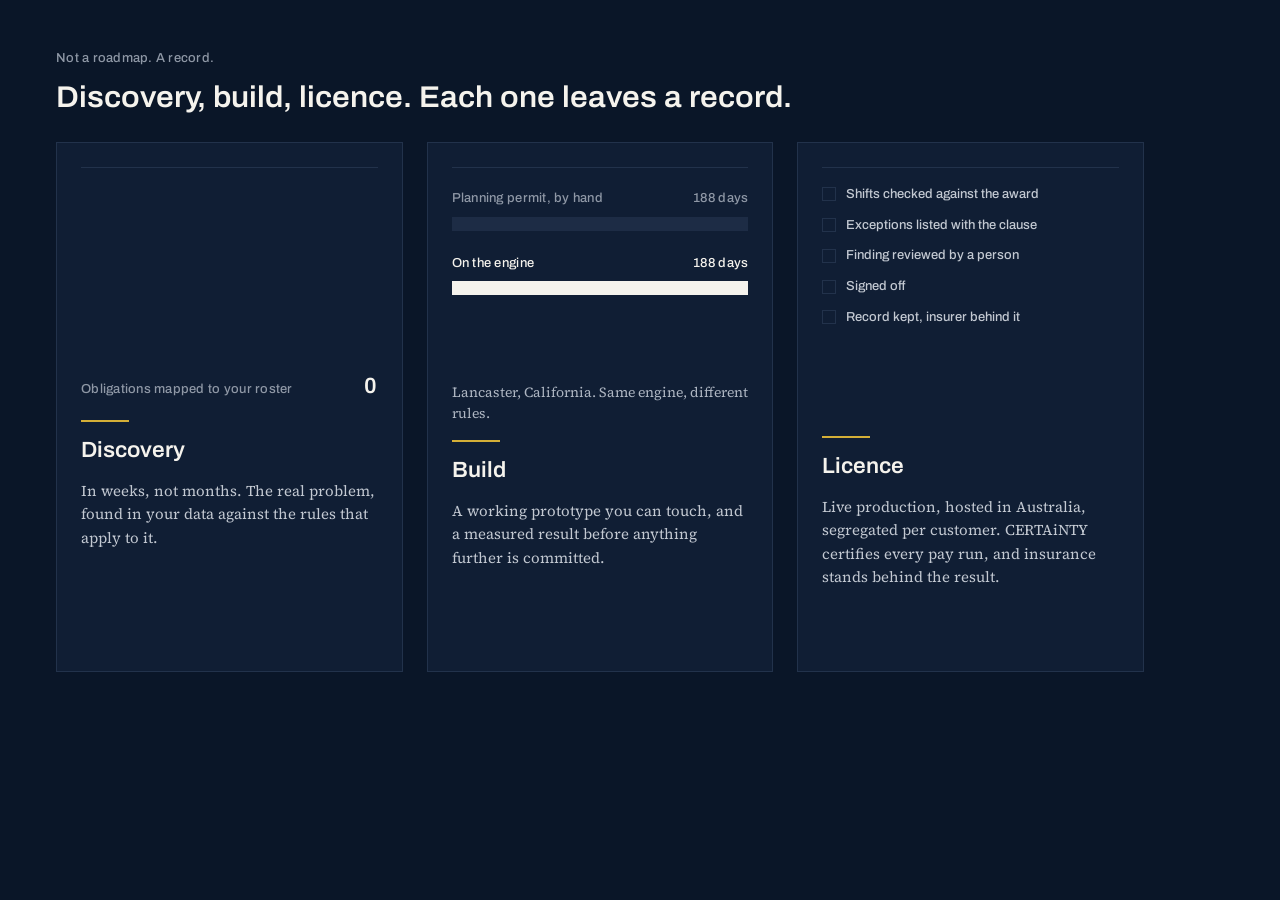
<file: HubLab_Website_Handover_Pack/03_Animations/3_Proof_cards.html>
<!doctype html>
<html lang="en-AU">
<head>
<meta charset="utf-8">
<meta name="viewport" content="width=device-width, initial-scale=1">
<title>Animation 3: Proof cards, the record builds</title>
<style>
@import url('https://fonts.googleapis.com/css2?family=Archivo:ital,wdth,wght@0,62..125,100..900;1,62..125,100..900&family=Source+Serif+4:ital,opsz,wght@0,8..60,400;0,8..60,500;0,8..60,600;1,8..60,400&display=swap');
</style>
<style>
/* HubLab tokens */
/* HubLab token values, applied from the design system's tokens.json so bundle.css resolves. */
:root{
  --hl-navy:#0A1628;--hl-cream:#F5F3ED;--hl-gold:#D4AF37;--hl-slate:#5A6B86;
  --hl-surface-raised:#101E34;--hl-surface-core:#13233C;--hl-ring-unlit:#1D2C45;--hl-rule:#22324B;
  --hl-text-on-navy:#F5F3ED;--hl-text-body:#C3C9D2;--hl-text-muted:#AEB6C2;--hl-text-faint:#8F98A6;
  --hl-text-on-cream:#0A1628;--hl-text-body-on-cream:#1F2937;--hl-text-muted-on-cream:#3A4250;--hl-text-faint-on-cream:#6B7280;
  --hl-rule-on-cream:#E5E7EB;--hl-gold-hover:#E2C45E;--hl-gold-pressed:#BE9A2C;--hl-link-hover:#E9D58E;
  --color-bg:var(--hl-navy);--color-surface:var(--hl-surface-raised);--color-text:var(--hl-text-on-navy);
  --color-text-muted:var(--hl-text-body);--color-accent:var(--hl-gold);--color-accent-hover:var(--hl-gold-hover);
  --color-accent-pressed:var(--hl-gold-pressed);--color-divider:var(--hl-rule);--color-bg-alt:var(--hl-cream);--color-text-alt:var(--hl-text-on-cream);
  --font-heading:"Archivo",Arial,Helvetica,sans-serif;--font-body:"Source Serif 4",Georgia,serif;--font-ui:"Archivo",Arial,Helvetica,sans-serif;
  --text-display:clamp(44px,6.5vw,88px);--text-h1:clamp(34px,4.2vw,52px);--text-h2:clamp(26px,2.6vw,34px);--text-h3:24px;
  --text-lead:20px;--text-body:17px;--text-small:14px;--text-label:13px;--text-micro:11px;
  --leading-tight:1.02;--leading-snug:1.15;--leading-body:1.6;
  --tracking-display:-0.02em;--tracking-h1:-0.015em;--tracking-label:0.02em;
  --headline-stretch:104%;--lead-stretch:102%;
  --space-1:4px;--space-2:8px;--space-3:12px;--space-4:16px;--space-5:24px;--space-6:32px;--space-7:48px;--space-8:64px;--space-9:96px;--space-10:120px;
  --page-pad:64px;--page-max:1200px;--measure-body:62ch;--measure-lead:34em;
  --radius:0px;--radius-badge:14px;--rule-w:2px;--rule-hair:1px;--rule-short:48px;--rule-long:88px;
}
.on-cream,[data-theme="cream"]{
  --color-bg:var(--hl-cream);--color-surface:var(--hl-cream);--color-text:var(--hl-text-on-cream);
  --color-text-muted:var(--hl-text-body-on-cream);--color-divider:var(--hl-rule-on-cream);
  --color-bg-alt:var(--hl-navy);--color-text-alt:var(--hl-text-on-navy);
}

/* HubLab design system base styles */

/* HubLab base styles. Values come from tokens.json; this sheet only applies them. */
body{margin:0;background:var(--color-bg);color:var(--color-text);font-family:var(--font-body);font-size:var(--text-body);line-height:var(--leading-body)}
h1,h2,h3,h4{font-family:var(--font-heading);font-weight:600;margin:0}
h1{font-size:var(--text-h1);font-stretch:var(--headline-stretch);line-height:var(--leading-tight);letter-spacing:var(--tracking-h1)}
h2{font-size:var(--text-h2);font-stretch:var(--headline-stretch);line-height:var(--leading-snug)}
h3{font-size:var(--text-h3);font-stretch:var(--lead-stretch);line-height:var(--leading-snug)}
p{margin:0;max-width:var(--measure-body)}
a{color:var(--color-text);text-decoration:underline;text-decoration-color:var(--hl-gold);text-underline-offset:3px}
a:hover{color:var(--hl-link-hover)}
.on-cream{background:var(--hl-cream);color:var(--hl-text-on-cream)}
.on-cream p,[data-theme="cream"] p{color:var(--hl-text-body-on-cream)}
.on-cream a,[data-theme="cream"] a{color:var(--hl-text-on-cream)}
.on-cream a:hover,[data-theme="cream"] a:hover{color:var(--hl-gold-pressed)}
.hl-eyebrow{font-family:var(--font-ui);font-size:var(--text-label);font-weight:500;letter-spacing:var(--tracking-label);color:var(--hl-text-faint)}
.on-cream .hl-eyebrow,[data-theme="cream"] .hl-eyebrow{color:var(--hl-text-faint-on-cream)}
.hl-rule{height:var(--rule-w);width:var(--rule-long);background:var(--hl-gold);border:0;margin:0}
.hl-rule-short{width:var(--rule-short)}
.hl-btn{display:inline-flex;align-self:flex-start;white-space:nowrap;align-items:center;gap:var(--space-2);font-family:var(--font-ui);font-size:15px;font-weight:600;padding:14px 22px;background:var(--hl-gold);color:var(--hl-navy);text-decoration:none;border:0;border-radius:var(--radius);cursor:pointer;transition:background-color 200ms ease}
.hl-btn:hover{background:var(--hl-gold-hover);color:var(--hl-navy)} .hl-btn:active{background:var(--hl-gold-pressed)}
.hl-btn-ghost{background:transparent;color:var(--color-text);box-shadow:inset 0 0 0 1px var(--hl-gold)}
.hl-btn-ghost:hover{background:rgba(212,175,55,.08);color:var(--color-text)} .hl-btn-ghost:active{background:rgba(212,175,55,.16)}
.on-cream .hl-btn-ghost,.on-cream .hl-btn-ghost:hover{color:var(--hl-navy)}
.hl-btn[disabled],.hl-btn[aria-disabled="true"]{opacity:.45;cursor:default;pointer-events:none}
.hl-card{display:flex;flex-direction:column;gap:var(--space-3);padding:var(--space-5) 0;border-top:var(--rule-hair) solid var(--color-divider)}
.hl-card-title{font-family:var(--font-heading);font-weight:600;font-stretch:var(--lead-stretch);font-size:26px;line-height:var(--leading-snug)}
.hl-card-body{font-family:var(--font-body);font-size:var(--text-body);line-height:var(--leading-body);color:var(--color-text-muted)}
.hl-record{background:var(--hl-cream);color:var(--hl-navy);padding:var(--space-8);display:flex;flex-direction:column;gap:20px}
.hl-record .hl-eyebrow{color:var(--hl-text-faint-on-cream)}
.hl-record-figure{font-family:var(--font-heading);font-weight:600;font-stretch:var(--headline-stretch);font-size:clamp(64px,7vw,96px);line-height:.95;letter-spacing:var(--tracking-display);font-feature-settings:"lnum" 1}
.hl-record-caption{font-family:var(--font-body);font-size:21px;line-height:1.55;color:var(--hl-text-body-on-cream);max-width:var(--measure-lead)}
.hl-record-body{font-family:var(--font-body);font-size:18px;line-height:var(--leading-body);color:var(--hl-text-muted-on-cream);max-width:var(--measure-body)}
:focus-visible{outline:2px solid var(--hl-gold);outline-offset:2px}
::selection{background:var(--hl-gold);color:var(--hl-navy)}

</style>
<style>
body{margin:0;background:#0A1628}
@property --d{syntax:'<integer>';inherits:false;initial-value:188}
@property --m{syntax:'<integer>';inherits:false;initial-value:0}
@keyframes hl-row-in{0%,2%{opacity:0;transform:translateY(6px)}8%,86%{opacity:1;transform:translateY(0)}92%,100%{opacity:0;transform:translateY(0)}}
@keyframes hl-tick-in{0%,6%{opacity:0}10%,86%{opacity:1}92%,100%{opacity:0}}
@keyframes hl-mapped{0%,8%{--m:0}14%{--m:1}26%{--m:2}38%{--m:3}50%{--m:4}62%{--m:5}74%,86%{--m:6}92%,100%{--m:0}}
@keyframes hl-bar{0%,12%{width:100%}62%,88%{width:4.3%}100%{width:100%}}
@keyframes hl-days{0%,12%{--d:188}62%,88%{--d:8}100%{--d:188}}
@keyframes hl-box-in{0%,4%{background:#0A1628;border-color:#22324B}10%,84%{background:#F5F3ED;border-color:#F5F3ED}90%,100%{background:#0A1628;border-color:#22324B}}
@keyframes hl-box-tick{0%,8%{opacity:0}12%,84%{opacity:1}90%,100%{opacity:0}}
@keyframes hl-cert{0%,70%{opacity:0;border-color:#22324B}76%,86%{opacity:1;border-color:#D4AF37}92%,100%{opacity:0;border-color:#22324B}}
.hl-row{animation:hl-row-in 10s linear infinite}
.hl-tick{animation:hl-tick-in 10s linear infinite}
.hl-mapped{--m:0;counter-reset:m var(--m);animation:hl-mapped 10s linear infinite}
.hl-mapped::before{content:counter(m)}
.hl-bar{animation:hl-bar 8s cubic-bezier(.4,0,.2,1) infinite}
.hl-days{--d:188;counter-reset:d var(--d);animation:hl-days 8s cubic-bezier(.4,0,.2,1) infinite}
.hl-days::before{content:counter(d)}
.hl-box{animation:hl-box-in 10s linear infinite}
.hl-box-tick{animation:hl-box-tick 10s linear infinite}
.hl-cert{animation:hl-cert 10s linear infinite}
@media (prefers-reduced-motion:reduce){.hl-row,.hl-tick,.hl-mapped,.hl-bar,.hl-days,.hl-box,.hl-box-tick,.hl-cert{animation:none}.hl-mapped{--m:6}.hl-bar{width:4.3%}.hl-days{--d:8}.hl-box{background:#F5F3ED;border-color:#F5F3ED}.hl-cert{opacity:1;border-color:#D4AF37}}
</style>
</head>
<body>
<div style="width: 1200px; height: 720px; box-sizing: border-box; padding: 48px 56px; background: #0A1628; color: #F5F3ED; font-family: var(--font-body); display: flex; flex-direction: column; gap: 28px; overflow: hidden">

  <div style="display: flex; flex-direction: column; gap: 12px">
    <div class="hl-eyebrow">Not a roadmap. A record.</div>
    <h2 style="margin: 0; font-family: var(--font-heading); font-weight: 600; font-stretch: 104%; font-size: 30px; line-height: 1.1; color: #F5F3ED">Discovery, build, licence. Each one leaves a record.</h2>
  </div>

  <div style="display: grid; grid-template-columns: repeat(3, minmax(0, 1fr)); gap: 24px; flex: 1">

    <article style="display: flex; flex-direction: column; gap: 16px; border: 1px solid #22324B; padding: 24px; background: #101E34">
      <div style="min-height: 236px; display: flex; flex-direction: column; gap: 0; border-top: 1px solid #22324B">
        <div class="hl-row" style="animation-delay: 0s; display: flex; justify-content: space-between; align-items: center; padding: 5px 0; line-height: 1.4; border-bottom: 1px solid #22324B; font-family: var(--font-ui); font-size: 13px; font-weight: 500; color: #C3C9D2; opacity: 0"><span>Overtime after 38 hours</span><span class="hl-tick" style="animation-delay: 0s; width: 8px; height: 2px; background: #D4AF37; opacity: 0"></span></div>
        <div class="hl-row" style="animation-delay: 1.2s; display: flex; justify-content: space-between; align-items: center; padding: 5px 0; line-height: 1.4; border-bottom: 1px solid #22324B; font-family: var(--font-ui); font-size: 13px; font-weight: 500; color: #C3C9D2; opacity: 0"><span>Weekend penalty rates</span><span class="hl-tick" style="animation-delay: 1.2s; width: 8px; height: 2px; background: #D4AF37; opacity: 0"></span></div>
        <div class="hl-row" style="animation-delay: 2.4s; display: flex; justify-content: space-between; align-items: center; padding: 5px 0; line-height: 1.4; border-bottom: 1px solid #22324B; font-family: var(--font-ui); font-size: 13px; font-weight: 500; color: #C3C9D2; opacity: 0"><span>Minimum engagement, casuals</span><span class="hl-tick" style="animation-delay: 2.4s; width: 8px; height: 2px; background: #D4AF37; opacity: 0"></span></div>
        <div class="hl-row" style="animation-delay: 3.6s; display: flex; justify-content: space-between; align-items: center; padding: 5px 0; line-height: 1.4; border-bottom: 1px solid #22324B; font-family: var(--font-ui); font-size: 13px; font-weight: 500; color: #C3C9D2; opacity: 0"><span>Allowances: first aid, meal</span><span class="hl-tick" style="animation-delay: 3.6s; width: 8px; height: 2px; background: #D4AF37; opacity: 0"></span></div>
        <div class="hl-row" style="animation-delay: 4.8s; display: flex; justify-content: space-between; align-items: center; padding: 5px 0; line-height: 1.4; border-bottom: 1px solid #22324B; font-family: var(--font-ui); font-size: 13px; font-weight: 500; color: #C3C9D2; opacity: 0"><span>Annual leave loading</span><span class="hl-tick" style="animation-delay: 4.8s; width: 8px; height: 2px; background: #D4AF37; opacity: 0"></span></div>
        <div class="hl-row" style="animation-delay: 6s; display: flex; justify-content: space-between; align-items: center; padding: 5px 0; line-height: 1.4; border-bottom: 1px solid #22324B; font-family: var(--font-ui); font-size: 13px; font-weight: 500; color: #C3C9D2; opacity: 0"><span>Public holiday rates</span><span class="hl-tick" style="animation-delay: 6s; width: 8px; height: 2px; background: #D4AF37; opacity: 0"></span></div>
        <div style="margin-top: auto; display: flex; justify-content: space-between; align-items: baseline; padding-top: 10px; font-family: var(--font-ui); font-size: 13px; font-weight: 500; letter-spacing: 0.02em; color: #8F98A6"><span>Obligations mapped to your roster</span><span style="font-family: var(--font-heading); font-weight: 600; font-size: 22px; color: #F5F3ED; font-feature-settings: 'lnum' 1"><span class="hl-mapped"></span></span></div>
      </div>
      <div role="presentation" style="height:2px;width:48px;background:#D4AF37"></div>
      <h3 style="margin: 0; font-family: var(--font-heading); font-weight: 600; font-stretch: 102%; font-size: 22px; line-height: 1.15; color: #F5F3ED">Discovery</h3>
      <p style="margin: 0; font-size: 15px; line-height: 1.55; color: #C3C9D2">In weeks, not months. The real problem, found in your data against the rules that apply to it.</p>
    </article>

    <article style="display: flex; flex-direction: column; gap: 16px; border: 1px solid #22324B; padding: 24px; background: #101E34">
      <div style="height: 236px; display: flex; flex-direction: column; gap: 22px; border-top: 1px solid #22324B; padding-top: 20px">
        <div style="display: flex; flex-direction: column; gap: 8px">
          <div style="display: flex; justify-content: space-between; font-family: var(--font-ui); font-size: 13px; font-weight: 500; letter-spacing: 0.02em; color: #8F98A6"><span>Planning permit, by hand</span><span style="font-feature-settings: 'lnum' 1">188 days</span></div>
          <div style="height: 14px; background: #1D2C45; width: 100%"></div>
        </div>
        <div style="display: flex; flex-direction: column; gap: 8px">
          <div style="display: flex; justify-content: space-between; font-family: var(--font-ui); font-size: 13px; font-weight: 500; letter-spacing: 0.02em; color: #F5F3ED"><span>On the engine</span><span style="font-feature-settings: 'lnum' 1"><span class="hl-days"></span> days</span></div>
          <div style="height: 14px; background: #1D2C45; width: 100%; position: relative"><div class="hl-bar" style="position: absolute; left: 0; top: 0; height: 14px; background: #F5F3ED; width: 100%"></div></div>
        </div>
        <p style="margin: auto 0 0; font-size: 14px; line-height: 1.5; color: #AEB6C2">Lancaster, California. Same engine, different rules.</p>
      </div>
      <div role="presentation" style="height:2px;width:48px;background:#D4AF37"></div>
      <h3 style="margin: 0; font-family: var(--font-heading); font-weight: 600; font-stretch: 102%; font-size: 22px; line-height: 1.15; color: #F5F3ED">Build</h3>
      <p style="margin: 0; font-size: 15px; line-height: 1.55; color: #C3C9D2">A working prototype you can touch, and a measured result before anything further is committed.</p>
    </article>

    <article style="display: flex; flex-direction: column; gap: 16px; border: 1px solid #22324B; padding: 24px; background: #101E34">
      <div style="height: 236px; display: flex; flex-direction: column; gap: 10px; border-top: 1px solid #22324B; padding-top: 16px; position: relative">
        <div style="display: flex; align-items: center; gap: 10px; font-family: var(--font-ui); font-size: 13px; font-weight: 500; color: #C3C9D2"><span class="hl-box" style="animation-delay: 0s; position: relative; width: 14px; height: 14px; border: 1px solid #22324B; box-sizing: border-box; flex: none"><svg class="hl-box-tick" style="animation-delay: 0s; position: absolute; inset: 1px; opacity: 0" viewBox="0 0 12 12" aria-hidden="true"><path d="M2.5 6.5l2.5 2.5 4.5-5" fill="none" stroke="#0A1628" stroke-width="1.5"/></svg></span>Shifts checked against the award</div>
        <div style="display: flex; align-items: center; gap: 10px; font-family: var(--font-ui); font-size: 13px; font-weight: 500; color: #C3C9D2"><span class="hl-box" style="animation-delay: 1.4s; position: relative; width: 14px; height: 14px; border: 1px solid #22324B; box-sizing: border-box; flex: none"><svg class="hl-box-tick" style="animation-delay: 1.4s; position: absolute; inset: 1px; opacity: 0" viewBox="0 0 12 12" aria-hidden="true"><path d="M2.5 6.5l2.5 2.5 4.5-5" fill="none" stroke="#0A1628" stroke-width="1.5"/></svg></span>Exceptions listed with the clause</div>
        <div style="display: flex; align-items: center; gap: 10px; font-family: var(--font-ui); font-size: 13px; font-weight: 500; color: #C3C9D2"><span class="hl-box" style="animation-delay: 2.8s; position: relative; width: 14px; height: 14px; border: 1px solid #22324B; box-sizing: border-box; flex: none"><svg class="hl-box-tick" style="animation-delay: 2.8s; position: absolute; inset: 1px; opacity: 0" viewBox="0 0 12 12" aria-hidden="true"><path d="M2.5 6.5l2.5 2.5 4.5-5" fill="none" stroke="#0A1628" stroke-width="1.5"/></svg></span>Finding reviewed by a person</div>
        <div style="display: flex; align-items: center; gap: 10px; font-family: var(--font-ui); font-size: 13px; font-weight: 500; color: #C3C9D2"><span class="hl-box" style="animation-delay: 4.2s; position: relative; width: 14px; height: 14px; border: 1px solid #22324B; box-sizing: border-box; flex: none"><svg class="hl-box-tick" style="animation-delay: 4.2s; position: absolute; inset: 1px; opacity: 0" viewBox="0 0 12 12" aria-hidden="true"><path d="M2.5 6.5l2.5 2.5 4.5-5" fill="none" stroke="#0A1628" stroke-width="1.5"/></svg></span>Signed off</div>
        <div style="display: flex; align-items: center; gap: 10px; font-family: var(--font-ui); font-size: 13px; font-weight: 500; color: #C3C9D2"><span class="hl-box" style="animation-delay: 5.6s; position: relative; width: 14px; height: 14px; border: 1px solid #22324B; box-sizing: border-box; flex: none"><svg class="hl-box-tick" style="animation-delay: 5.6s; position: absolute; inset: 1px; opacity: 0" viewBox="0 0 12 12" aria-hidden="true"><path d="M2.5 6.5l2.5 2.5 4.5-5" fill="none" stroke="#0A1628" stroke-width="1.5"/></svg></span>Record kept, insurer behind it</div>
        <div class="hl-cert" style="margin-top: auto; align-self: flex-start; border: 1px solid #22324B; padding: 8px 12px; font-family: var(--font-heading); font-weight: 600; font-stretch: 104%; font-size: 15px; color: #F5F3ED; opacity: 0">Pay run certified before it locks</div>
      </div>
      <div role="presentation" style="height:2px;width:48px;background:#D4AF37"></div>
      <h3 style="margin: 0; font-family: var(--font-heading); font-weight: 600; font-stretch: 102%; font-size: 22px; line-height: 1.15; color: #F5F3ED">Licence</h3>
      <p style="margin: 0; font-size: 15px; line-height: 1.55; color: #C3C9D2">Live production, hosted in Australia, segregated per customer. CERTAiNTY certifies every pay run, and insurance stands behind the result.</p>
    </article>

  </div>
</div>

</body>
</html>
</file>
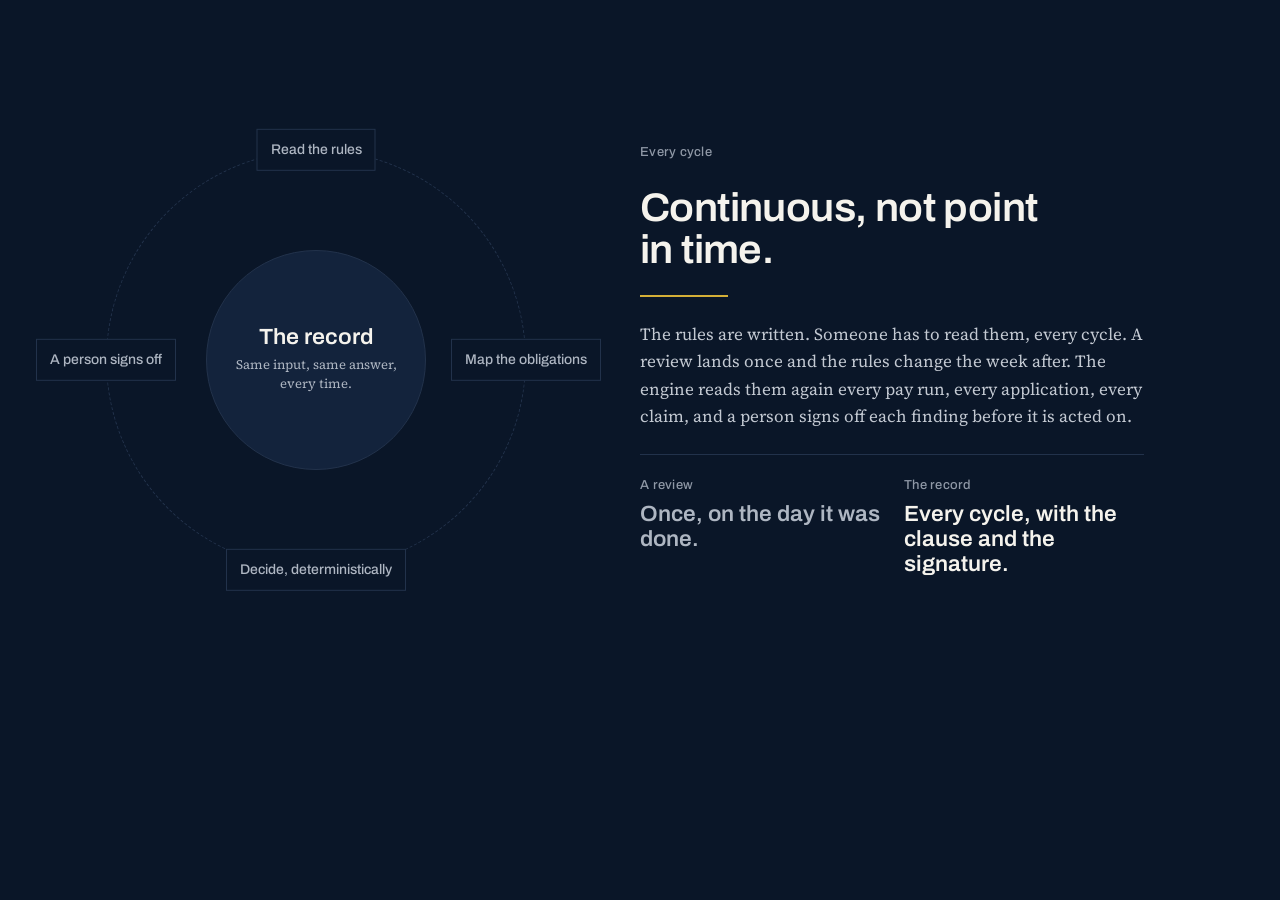
<file: HubLab_Website_Handover_Pack/03_Animations/4_Loop.html>
<!doctype html>
<html lang="en-AU">
<head>
<meta charset="utf-8">
<meta name="viewport" content="width=device-width, initial-scale=1">
<title>Animation 4: The loop, every cycle</title>
<style>
@import url('https://fonts.googleapis.com/css2?family=Archivo:ital,wdth,wght@0,62..125,100..900;1,62..125,100..900&family=Source+Serif+4:ital,opsz,wght@0,8..60,400;0,8..60,500;0,8..60,600;1,8..60,400&display=swap');
</style>
<style>
/* HubLab tokens */
/* HubLab token values, applied from the design system's tokens.json so bundle.css resolves. */
:root{
  --hl-navy:#0A1628;--hl-cream:#F5F3ED;--hl-gold:#D4AF37;--hl-slate:#5A6B86;
  --hl-surface-raised:#101E34;--hl-surface-core:#13233C;--hl-ring-unlit:#1D2C45;--hl-rule:#22324B;
  --hl-text-on-navy:#F5F3ED;--hl-text-body:#C3C9D2;--hl-text-muted:#AEB6C2;--hl-text-faint:#8F98A6;
  --hl-text-on-cream:#0A1628;--hl-text-body-on-cream:#1F2937;--hl-text-muted-on-cream:#3A4250;--hl-text-faint-on-cream:#6B7280;
  --hl-rule-on-cream:#E5E7EB;--hl-gold-hover:#E2C45E;--hl-gold-pressed:#BE9A2C;--hl-link-hover:#E9D58E;
  --color-bg:var(--hl-navy);--color-surface:var(--hl-surface-raised);--color-text:var(--hl-text-on-navy);
  --color-text-muted:var(--hl-text-body);--color-accent:var(--hl-gold);--color-accent-hover:var(--hl-gold-hover);
  --color-accent-pressed:var(--hl-gold-pressed);--color-divider:var(--hl-rule);--color-bg-alt:var(--hl-cream);--color-text-alt:var(--hl-text-on-cream);
  --font-heading:"Archivo",Arial,Helvetica,sans-serif;--font-body:"Source Serif 4",Georgia,serif;--font-ui:"Archivo",Arial,Helvetica,sans-serif;
  --text-display:clamp(44px,6.5vw,88px);--text-h1:clamp(34px,4.2vw,52px);--text-h2:clamp(26px,2.6vw,34px);--text-h3:24px;
  --text-lead:20px;--text-body:17px;--text-small:14px;--text-label:13px;--text-micro:11px;
  --leading-tight:1.02;--leading-snug:1.15;--leading-body:1.6;
  --tracking-display:-0.02em;--tracking-h1:-0.015em;--tracking-label:0.02em;
  --headline-stretch:104%;--lead-stretch:102%;
  --space-1:4px;--space-2:8px;--space-3:12px;--space-4:16px;--space-5:24px;--space-6:32px;--space-7:48px;--space-8:64px;--space-9:96px;--space-10:120px;
  --page-pad:64px;--page-max:1200px;--measure-body:62ch;--measure-lead:34em;
  --radius:0px;--radius-badge:14px;--rule-w:2px;--rule-hair:1px;--rule-short:48px;--rule-long:88px;
}
.on-cream,[data-theme="cream"]{
  --color-bg:var(--hl-cream);--color-surface:var(--hl-cream);--color-text:var(--hl-text-on-cream);
  --color-text-muted:var(--hl-text-body-on-cream);--color-divider:var(--hl-rule-on-cream);
  --color-bg-alt:var(--hl-navy);--color-text-alt:var(--hl-text-on-navy);
}

/* HubLab design system base styles */

/* HubLab base styles. Values come from tokens.json; this sheet only applies them. */
body{margin:0;background:var(--color-bg);color:var(--color-text);font-family:var(--font-body);font-size:var(--text-body);line-height:var(--leading-body)}
h1,h2,h3,h4{font-family:var(--font-heading);font-weight:600;margin:0}
h1{font-size:var(--text-h1);font-stretch:var(--headline-stretch);line-height:var(--leading-tight);letter-spacing:var(--tracking-h1)}
h2{font-size:var(--text-h2);font-stretch:var(--headline-stretch);line-height:var(--leading-snug)}
h3{font-size:var(--text-h3);font-stretch:var(--lead-stretch);line-height:var(--leading-snug)}
p{margin:0;max-width:var(--measure-body)}
a{color:var(--color-text);text-decoration:underline;text-decoration-color:var(--hl-gold);text-underline-offset:3px}
a:hover{color:var(--hl-link-hover)}
.on-cream{background:var(--hl-cream);color:var(--hl-text-on-cream)}
.on-cream p,[data-theme="cream"] p{color:var(--hl-text-body-on-cream)}
.on-cream a,[data-theme="cream"] a{color:var(--hl-text-on-cream)}
.on-cream a:hover,[data-theme="cream"] a:hover{color:var(--hl-gold-pressed)}
.hl-eyebrow{font-family:var(--font-ui);font-size:var(--text-label);font-weight:500;letter-spacing:var(--tracking-label);color:var(--hl-text-faint)}
.on-cream .hl-eyebrow,[data-theme="cream"] .hl-eyebrow{color:var(--hl-text-faint-on-cream)}
.hl-rule{height:var(--rule-w);width:var(--rule-long);background:var(--hl-gold);border:0;margin:0}
.hl-rule-short{width:var(--rule-short)}
.hl-btn{display:inline-flex;align-self:flex-start;white-space:nowrap;align-items:center;gap:var(--space-2);font-family:var(--font-ui);font-size:15px;font-weight:600;padding:14px 22px;background:var(--hl-gold);color:var(--hl-navy);text-decoration:none;border:0;border-radius:var(--radius);cursor:pointer;transition:background-color 200ms ease}
.hl-btn:hover{background:var(--hl-gold-hover);color:var(--hl-navy)} .hl-btn:active{background:var(--hl-gold-pressed)}
.hl-btn-ghost{background:transparent;color:var(--color-text);box-shadow:inset 0 0 0 1px var(--hl-gold)}
.hl-btn-ghost:hover{background:rgba(212,175,55,.08);color:var(--color-text)} .hl-btn-ghost:active{background:rgba(212,175,55,.16)}
.on-cream .hl-btn-ghost,.on-cream .hl-btn-ghost:hover{color:var(--hl-navy)}
.hl-btn[disabled],.hl-btn[aria-disabled="true"]{opacity:.45;cursor:default;pointer-events:none}
.hl-card{display:flex;flex-direction:column;gap:var(--space-3);padding:var(--space-5) 0;border-top:var(--rule-hair) solid var(--color-divider)}
.hl-card-title{font-family:var(--font-heading);font-weight:600;font-stretch:var(--lead-stretch);font-size:26px;line-height:var(--leading-snug)}
.hl-card-body{font-family:var(--font-body);font-size:var(--text-body);line-height:var(--leading-body);color:var(--color-text-muted)}
.hl-record{background:var(--hl-cream);color:var(--hl-navy);padding:var(--space-8);display:flex;flex-direction:column;gap:20px}
.hl-record .hl-eyebrow{color:var(--hl-text-faint-on-cream)}
.hl-record-figure{font-family:var(--font-heading);font-weight:600;font-stretch:var(--headline-stretch);font-size:clamp(64px,7vw,96px);line-height:.95;letter-spacing:var(--tracking-display);font-feature-settings:"lnum" 1}
.hl-record-caption{font-family:var(--font-body);font-size:21px;line-height:1.55;color:var(--hl-text-body-on-cream);max-width:var(--measure-lead)}
.hl-record-body{font-family:var(--font-body);font-size:18px;line-height:var(--leading-body);color:var(--hl-text-muted-on-cream);max-width:var(--measure-body)}
:focus-visible{outline:2px solid var(--hl-gold);outline-offset:2px}
::selection{background:var(--hl-gold);color:var(--hl-navy)}

</style>
<style>
body{margin:0;background:#0A1628}
@property --c{syntax:'<integer>';inherits:false;initial-value:0}
@keyframes hl-travel{from{offset-distance:0%}to{offset-distance:100%}}
@keyframes hl-loop-node{0%{border-color:#22324B;color:#AEB6C2;background:#0A1628}2%,20%{border-color:#D4AF37;color:#F5F3ED;background:#101E34}26%,100%{border-color:#22324B;color:#AEB6C2;background:#0A1628}}
@keyframes hl-loop-sign{0%,74%{color:#8F98A6}76%,96%{color:#F5F3ED}100%{color:#8F98A6}}
@keyframes hl-cycles{0%{--c:0}100%{--c:0}}
@keyframes hl-record-pulse{0%,96%{border-color:#22324B}98%,100%{border-color:#F5F3ED}}
.hl-traveller{offset-path:path("M 220 10 A 210 210 0 1 1 219.9 10");animation:hl-travel 12s linear infinite}
.hl-loop-node{animation:hl-loop-node 12s linear infinite}
.hl-loop-sign{animation:hl-loop-sign 12s linear infinite}
.hl-record{animation:hl-record-pulse 12s linear infinite}
@media (prefers-reduced-motion:reduce){.hl-traveller,.hl-loop-node,.hl-loop-sign,.hl-record{animation:none}.hl-traveller{opacity:0}}
</style>
</head>
<body>
<div style="width: 1200px; height: 720px; box-sizing: border-box; padding: 48px 56px; background: #0A1628; color: #F5F3ED; font-family: var(--font-body); display: grid; grid-template-columns: 520px 1fr; gap: 64px; align-items: center; overflow: hidden">

  <div role="img" aria-label="A loop of four steps: read the rules, map the obligations, decide, a person signs off. A marker travels around the loop and each step lights as it passes. The record sits in the centre." style="position: relative; width: 440px; height: 440px; justify-self: center">
    <div aria-hidden="true" style="position: absolute; inset: 10px; border: 1px dashed #22324B; border-radius: 50%"></div>
    <div class="hl-traveller" aria-hidden="true" style="position: absolute; left: -5px; top: -5px; width: 10px; height: 10px; background: #D4AF37"></div>

    <div class="hl-record" style="position: absolute; left: 110px; top: 110px; width: 220px; height: 220px; border-radius: 50%; border: 1px solid #22324B; background: #13233C; box-sizing: border-box; display: flex; flex-direction: column; align-items: center; justify-content: center; gap: 8px; text-align: center; padding: 24px">
      <span style="font-family: var(--font-heading); font-weight: 600; font-stretch: 104%; font-size: 22px; line-height: 1; color: #F5F3ED">The record</span>
      <span style="font-size: 13px; line-height: 1.45; color: #AEB6C2">Same input, same answer, every time.</span>
    </div>

    <div class="hl-loop-node" style="animation-delay: 0s; position: absolute; left: 220px; top: 10px; transform: translate(-50%, -50%); border: 1px solid #22324B; background: #0A1628; padding: 9px 13px; font-family: var(--font-ui); font-size: 14px; font-weight: 500; color: #AEB6C2; white-space: nowrap">Read the rules</div>
    <div class="hl-loop-node" style="animation-delay: 3s; position: absolute; left: 430px; top: 220px; transform: translate(-50%, -50%); border: 1px solid #22324B; background: #0A1628; padding: 9px 13px; font-family: var(--font-ui); font-size: 14px; font-weight: 500; color: #AEB6C2; white-space: nowrap">Map the obligations</div>
    <div class="hl-loop-node" style="animation-delay: 6s; position: absolute; left: 220px; top: 430px; transform: translate(-50%, -50%); border: 1px solid #22324B; background: #0A1628; padding: 9px 13px; font-family: var(--font-ui); font-size: 14px; font-weight: 500; color: #AEB6C2; white-space: nowrap">Decide, deterministically</div>
    <div class="hl-loop-node" style="animation-delay: 9s; position: absolute; left: 10px; top: 220px; transform: translate(-50%, -50%); border: 1px solid #22324B; background: #0A1628; padding: 9px 13px; font-family: var(--font-ui); font-size: 14px; font-weight: 500; color: #AEB6C2; white-space: nowrap">A person signs off</div>
  </div>

  <div style="display: flex; flex-direction: column; gap: 24px; min-width: 0">
    <div class="hl-eyebrow">Every cycle</div>
    <h2 style="margin: 0; font-family: var(--font-heading); font-weight: 600; font-stretch: 104%; font-size: 40px; line-height: 1.05; letter-spacing: -0.015em; color: #F5F3ED; text-wrap: pretty">Continuous, not point in time.</h2>
    <div role="presentation" style="height:2px;width:88px;background:#D4AF37"></div>
    <p style="margin: 0; font-size: 17px; line-height: 1.6; color: #C3C9D2; max-width: 30em">The rules are written. Someone has to read them, every cycle. A review lands once and the rules change the week after. The engine reads them again every pay run, every application, every claim, and a person signs off each finding before it is acted on.</p>
    <dl style="margin: 0; display: grid; grid-template-columns: 1fr 1fr; gap: 24px; border-top: 1px solid #22324B; padding-top: 20px">
      <div style="display: flex; flex-direction: column; gap: 6px">
        <dt style="font-family: var(--font-ui); font-size: 13px; font-weight: 500; letter-spacing: 0.02em; color: #8F98A6">A review</dt>
        <dd style="margin: 0; font-family: var(--font-heading); font-weight: 600; font-stretch: 102%; font-size: 22px; line-height: 1.15; color: #AEB6C2">Once, on the day it was done.</dd>
      </div>
      <div style="display: flex; flex-direction: column; gap: 6px">
        <dt class="hl-loop-sign" style="font-family: var(--font-ui); font-size: 13px; font-weight: 500; letter-spacing: 0.02em; color: #8F98A6">The record</dt>
        <dd style="margin: 0; font-family: var(--font-heading); font-weight: 600; font-stretch: 102%; font-size: 22px; line-height: 1.15; color: #F5F3ED">Every cycle, with the clause and the signature.</dd>
      </div>
    </dl>
  </div>
</div>

</body>
</html>
</file>
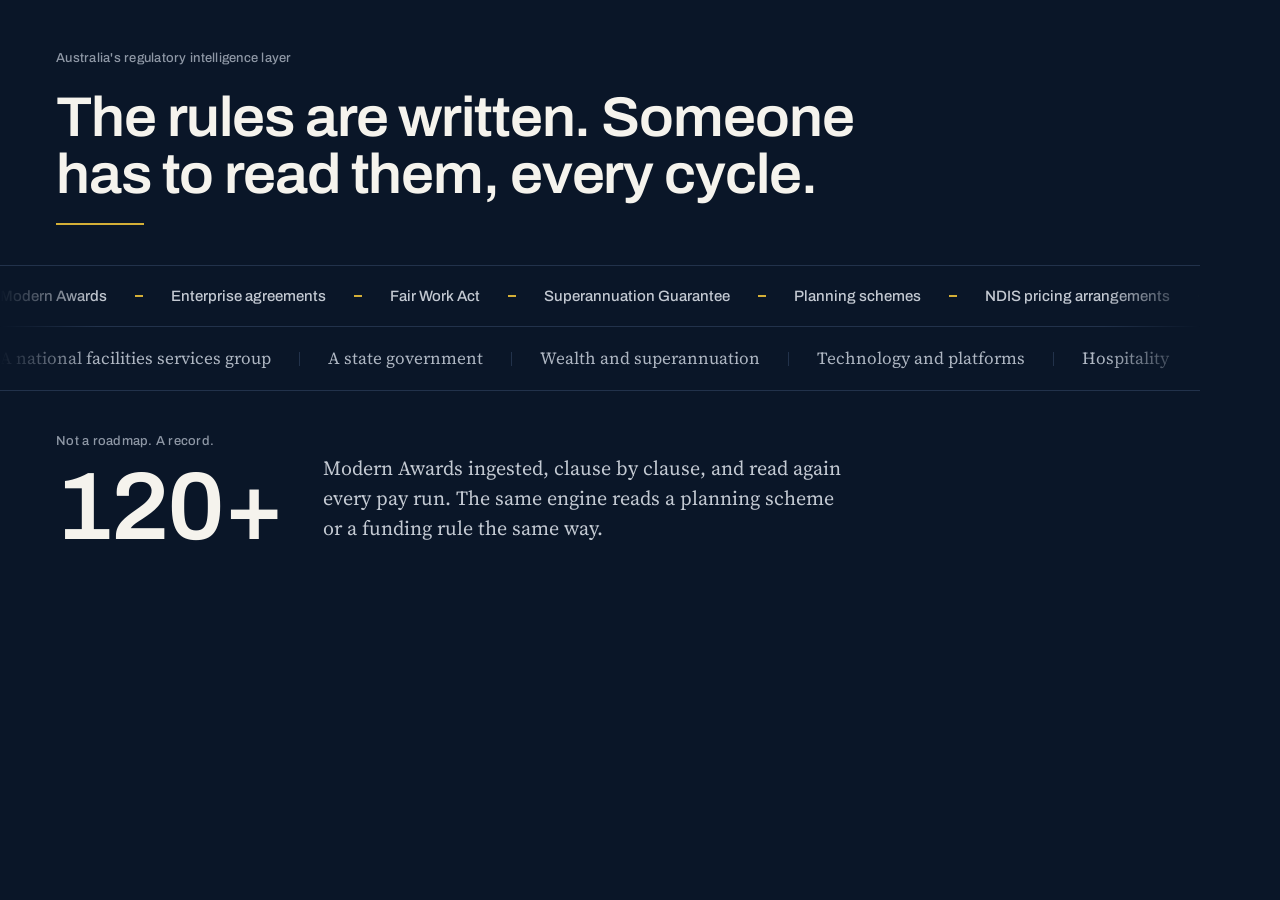
<file: HubLab_Website_Handover_Pack/03_Animations/5_Ticker_and_count_ups.html>
<!doctype html>
<html lang="en-AU">
<head>
<meta charset="utf-8">
<meta name="viewport" content="width=device-width, initial-scale=1">
<title>Animation 5: Ticker, what the engine reads</title>
<style>
@import url('https://fonts.googleapis.com/css2?family=Archivo:ital,wdth,wght@0,62..125,100..900;1,62..125,100..900&family=Source+Serif+4:ital,opsz,wght@0,8..60,400;0,8..60,500;0,8..60,600;1,8..60,400&display=swap');
</style>
<style>
/* HubLab tokens */
/* HubLab token values, applied from the design system's tokens.json so bundle.css resolves. */
:root{
  --hl-navy:#0A1628;--hl-cream:#F5F3ED;--hl-gold:#D4AF37;--hl-slate:#5A6B86;
  --hl-surface-raised:#101E34;--hl-surface-core:#13233C;--hl-ring-unlit:#1D2C45;--hl-rule:#22324B;
  --hl-text-on-navy:#F5F3ED;--hl-text-body:#C3C9D2;--hl-text-muted:#AEB6C2;--hl-text-faint:#8F98A6;
  --hl-text-on-cream:#0A1628;--hl-text-body-on-cream:#1F2937;--hl-text-muted-on-cream:#3A4250;--hl-text-faint-on-cream:#6B7280;
  --hl-rule-on-cream:#E5E7EB;--hl-gold-hover:#E2C45E;--hl-gold-pressed:#BE9A2C;--hl-link-hover:#E9D58E;
  --color-bg:var(--hl-navy);--color-surface:var(--hl-surface-raised);--color-text:var(--hl-text-on-navy);
  --color-text-muted:var(--hl-text-body);--color-accent:var(--hl-gold);--color-accent-hover:var(--hl-gold-hover);
  --color-accent-pressed:var(--hl-gold-pressed);--color-divider:var(--hl-rule);--color-bg-alt:var(--hl-cream);--color-text-alt:var(--hl-text-on-cream);
  --font-heading:"Archivo",Arial,Helvetica,sans-serif;--font-body:"Source Serif 4",Georgia,serif;--font-ui:"Archivo",Arial,Helvetica,sans-serif;
  --text-display:clamp(44px,6.5vw,88px);--text-h1:clamp(34px,4.2vw,52px);--text-h2:clamp(26px,2.6vw,34px);--text-h3:24px;
  --text-lead:20px;--text-body:17px;--text-small:14px;--text-label:13px;--text-micro:11px;
  --leading-tight:1.02;--leading-snug:1.15;--leading-body:1.6;
  --tracking-display:-0.02em;--tracking-h1:-0.015em;--tracking-label:0.02em;
  --headline-stretch:104%;--lead-stretch:102%;
  --space-1:4px;--space-2:8px;--space-3:12px;--space-4:16px;--space-5:24px;--space-6:32px;--space-7:48px;--space-8:64px;--space-9:96px;--space-10:120px;
  --page-pad:64px;--page-max:1200px;--measure-body:62ch;--measure-lead:34em;
  --radius:0px;--radius-badge:14px;--rule-w:2px;--rule-hair:1px;--rule-short:48px;--rule-long:88px;
}
.on-cream,[data-theme="cream"]{
  --color-bg:var(--hl-cream);--color-surface:var(--hl-cream);--color-text:var(--hl-text-on-cream);
  --color-text-muted:var(--hl-text-body-on-cream);--color-divider:var(--hl-rule-on-cream);
  --color-bg-alt:var(--hl-navy);--color-text-alt:var(--hl-text-on-navy);
}

/* HubLab design system base styles */

/* HubLab base styles. Values come from tokens.json; this sheet only applies them. */
body{margin:0;background:var(--color-bg);color:var(--color-text);font-family:var(--font-body);font-size:var(--text-body);line-height:var(--leading-body)}
h1,h2,h3,h4{font-family:var(--font-heading);font-weight:600;margin:0}
h1{font-size:var(--text-h1);font-stretch:var(--headline-stretch);line-height:var(--leading-tight);letter-spacing:var(--tracking-h1)}
h2{font-size:var(--text-h2);font-stretch:var(--headline-stretch);line-height:var(--leading-snug)}
h3{font-size:var(--text-h3);font-stretch:var(--lead-stretch);line-height:var(--leading-snug)}
p{margin:0;max-width:var(--measure-body)}
a{color:var(--color-text);text-decoration:underline;text-decoration-color:var(--hl-gold);text-underline-offset:3px}
a:hover{color:var(--hl-link-hover)}
.on-cream{background:var(--hl-cream);color:var(--hl-text-on-cream)}
.on-cream p,[data-theme="cream"] p{color:var(--hl-text-body-on-cream)}
.on-cream a,[data-theme="cream"] a{color:var(--hl-text-on-cream)}
.on-cream a:hover,[data-theme="cream"] a:hover{color:var(--hl-gold-pressed)}
.hl-eyebrow{font-family:var(--font-ui);font-size:var(--text-label);font-weight:500;letter-spacing:var(--tracking-label);color:var(--hl-text-faint)}
.on-cream .hl-eyebrow,[data-theme="cream"] .hl-eyebrow{color:var(--hl-text-faint-on-cream)}
.hl-rule{height:var(--rule-w);width:var(--rule-long);background:var(--hl-gold);border:0;margin:0}
.hl-rule-short{width:var(--rule-short)}
.hl-btn{display:inline-flex;align-self:flex-start;white-space:nowrap;align-items:center;gap:var(--space-2);font-family:var(--font-ui);font-size:15px;font-weight:600;padding:14px 22px;background:var(--hl-gold);color:var(--hl-navy);text-decoration:none;border:0;border-radius:var(--radius);cursor:pointer;transition:background-color 200ms ease}
.hl-btn:hover{background:var(--hl-gold-hover);color:var(--hl-navy)} .hl-btn:active{background:var(--hl-gold-pressed)}
.hl-btn-ghost{background:transparent;color:var(--color-text);box-shadow:inset 0 0 0 1px var(--hl-gold)}
.hl-btn-ghost:hover{background:rgba(212,175,55,.08);color:var(--color-text)} .hl-btn-ghost:active{background:rgba(212,175,55,.16)}
.on-cream .hl-btn-ghost,.on-cream .hl-btn-ghost:hover{color:var(--hl-navy)}
.hl-btn[disabled],.hl-btn[aria-disabled="true"]{opacity:.45;cursor:default;pointer-events:none}
.hl-card{display:flex;flex-direction:column;gap:var(--space-3);padding:var(--space-5) 0;border-top:var(--rule-hair) solid var(--color-divider)}
.hl-card-title{font-family:var(--font-heading);font-weight:600;font-stretch:var(--lead-stretch);font-size:26px;line-height:var(--leading-snug)}
.hl-card-body{font-family:var(--font-body);font-size:var(--text-body);line-height:var(--leading-body);color:var(--color-text-muted)}
.hl-record{background:var(--hl-cream);color:var(--hl-navy);padding:var(--space-8);display:flex;flex-direction:column;gap:20px}
.hl-record .hl-eyebrow{color:var(--hl-text-faint-on-cream)}
.hl-record-figure{font-family:var(--font-heading);font-weight:600;font-stretch:var(--headline-stretch);font-size:clamp(64px,7vw,96px);line-height:.95;letter-spacing:var(--tracking-display);font-feature-settings:"lnum" 1}
.hl-record-caption{font-family:var(--font-body);font-size:21px;line-height:1.55;color:var(--hl-text-body-on-cream);max-width:var(--measure-lead)}
.hl-record-body{font-family:var(--font-body);font-size:18px;line-height:var(--leading-body);color:var(--hl-text-muted-on-cream);max-width:var(--measure-body)}
:focus-visible{outline:2px solid var(--hl-gold);outline-offset:2px}
::selection{background:var(--hl-gold);color:var(--hl-navy)}

</style>
<style>
body{margin:0;background:#0A1628}
@property --a{syntax:'<integer>';inherits:false;initial-value:0}
@keyframes hl-marquee{from{transform:translateX(0)}to{transform:translateX(-50%)}}
@keyframes hl-awards{from{--a:0}to{--a:120}}
@keyframes hl-reveal{from{opacity:0;transform:translateY(10px)}to{opacity:1;transform:translateY(0)}}
.hl-track{display:flex;gap:0;width:max-content;animation:hl-marquee 70s linear infinite}
.hl-track-rev{animation-direction:reverse;animation-duration:95s}
.hl-fade{mask-image:linear-gradient(90deg,transparent,#000 8%,#000 92%,transparent);-webkit-mask-image:linear-gradient(90deg,transparent,#000 8%,#000 92%,transparent)}
.hl-awards{--a:0;counter-reset:a var(--a);animation:hl-awards 2.8s ease-out .4s forwards}
.hl-awards::before{content:counter(a)}
.hl-reveal{opacity:0;animation:hl-reveal .9s cubic-bezier(.2,0,0,1) forwards}
@media (prefers-reduced-motion:reduce){.hl-track,.hl-awards,.hl-reveal{animation:none}.hl-awards{--a:120}.hl-reveal{opacity:1;transform:none}}
</style>
</head>
<body>
<div style="width: 1200px; height: 720px; box-sizing: border-box; padding: 48px 0; background: #0A1628; color: #F5F3ED; font-family: var(--font-body); display: flex; flex-direction: column; gap: 40px; overflow: hidden">

  <div style="padding: 0 56px; display: flex; flex-direction: column; gap: 20px; max-width: 900px">
    <div class="hl-reveal" style="animation-delay: 0s"><div class="hl-eyebrow">Australia's regulatory intelligence layer</div></div>
    <h1 class="hl-reveal" style="animation-delay: .15s; margin: 0; font-family: var(--font-heading); font-weight: 600; font-stretch: 104%; font-size: 56px; line-height: 1.02; letter-spacing: -0.02em; color: #F5F3ED; text-wrap: pretty">The rules are written. Someone has to read them, every cycle.</h1>
    <div class="hl-reveal" style="animation-delay: .3s"><div role="presentation" style="height:2px;width:88px;background:#D4AF37"></div></div>
  </div>

  <div style="display: flex; flex-direction: column; gap: 0; border-top: 1px solid #22324B; border-bottom: 1px solid #22324B">
    <div class="hl-fade" style="overflow: hidden; padding: 18px 0; border-bottom: 1px solid #22324B">
      <div class="hl-track" aria-label="Instruments the engine reads">
        <ul style="margin: 0; padding: 0; list-style: none; display: flex; align-items: center; gap: 28px; padding-right: 28px; font-family: var(--font-ui); font-size: 15px; font-weight: 500; color: #C3C9D2; white-space: nowrap">
          <li>Modern Awards</li><li aria-hidden="true" style="width: 8px; height: 2px; background: #D4AF37"></li>
          <li>Enterprise agreements</li><li aria-hidden="true" style="width: 8px; height: 2px; background: #D4AF37"></li>
          <li>Fair Work Act</li><li aria-hidden="true" style="width: 8px; height: 2px; background: #D4AF37"></li>
          <li>Superannuation Guarantee</li><li aria-hidden="true" style="width: 8px; height: 2px; background: #D4AF37"></li>
          <li>Planning schemes</li><li aria-hidden="true" style="width: 8px; height: 2px; background: #D4AF37"></li>
          <li>NDIS pricing arrangements</li><li aria-hidden="true" style="width: 8px; height: 2px; background: #D4AF37"></li>
          <li>Grant guidelines</li><li aria-hidden="true" style="width: 8px; height: 2px; background: #D4AF37"></li>
          <li>Privacy Act</li><li aria-hidden="true" style="width: 8px; height: 2px; background: #D4AF37"></li>
          <li>Breach reporting obligations</li><li aria-hidden="true" style="width: 8px; height: 2px; background: #D4AF37"></li>
          <li>Procurement rules</li><li aria-hidden="true" style="width: 8px; height: 2px; background: #D4AF37"></li>
          <li>Payroll tax</li><li aria-hidden="true" style="width: 8px; height: 2px; background: #D4AF37"></li>
          <li>Long service leave</li><li aria-hidden="true" style="width: 8px; height: 2px; background: #D4AF37"></li>
        </ul>
        <ul aria-hidden="true" style="margin: 0; padding: 0; list-style: none; display: flex; align-items: center; gap: 28px; padding-right: 28px; font-family: var(--font-ui); font-size: 15px; font-weight: 500; color: #C3C9D2; white-space: nowrap">
          <li>Modern Awards</li><li style="width: 8px; height: 2px; background: #D4AF37"></li>
          <li>Enterprise agreements</li><li style="width: 8px; height: 2px; background: #D4AF37"></li>
          <li>Fair Work Act</li><li style="width: 8px; height: 2px; background: #D4AF37"></li>
          <li>Superannuation Guarantee</li><li style="width: 8px; height: 2px; background: #D4AF37"></li>
          <li>Planning schemes</li><li style="width: 8px; height: 2px; background: #D4AF37"></li>
          <li>NDIS pricing arrangements</li><li style="width: 8px; height: 2px; background: #D4AF37"></li>
          <li>Grant guidelines</li><li style="width: 8px; height: 2px; background: #D4AF37"></li>
          <li>Privacy Act</li><li style="width: 8px; height: 2px; background: #D4AF37"></li>
          <li>Breach reporting obligations</li><li style="width: 8px; height: 2px; background: #D4AF37"></li>
          <li>Procurement rules</li><li style="width: 8px; height: 2px; background: #D4AF37"></li>
          <li>Payroll tax</li><li style="width: 8px; height: 2px; background: #D4AF37"></li>
          <li>Long service leave</li><li style="width: 8px; height: 2px; background: #D4AF37"></li>
        </ul>
      </div>
    </div>
    <div class="hl-fade" style="overflow: hidden; padding: 18px 0">
      <div class="hl-track hl-track-rev" aria-label="Where the rules are read">
        <ul style="margin: 0; padding: 0; list-style: none; display: flex; align-items: center; gap: 28px; padding-right: 28px; font-family: var(--font-body); font-size: 17px; color: #AEB6C2; white-space: nowrap">
          <li>A national facilities services group</li><li aria-hidden="true" style="width: 1px; height: 14px; background: #22324B"></li>
          <li>A state government</li><li aria-hidden="true" style="width: 1px; height: 14px; background: #22324B"></li>
          <li>Wealth and superannuation</li><li aria-hidden="true" style="width: 1px; height: 14px; background: #22324B"></li>
          <li>Technology and platforms</li><li aria-hidden="true" style="width: 1px; height: 14px; background: #22324B"></li>
          <li>Hospitality</li><li aria-hidden="true" style="width: 1px; height: 14px; background: #22324B"></li>
          <li>Healthcare</li><li aria-hidden="true" style="width: 1px; height: 14px; background: #22324B"></li>
          <li>Local government</li><li aria-hidden="true" style="width: 1px; height: 14px; background: #22324B"></li>
          <li>NDIS providers</li><li aria-hidden="true" style="width: 1px; height: 14px; background: #22324B"></li>
          <li>Lancaster, California</li><li aria-hidden="true" style="width: 1px; height: 14px; background: #22324B"></li>
        </ul>
        <ul aria-hidden="true" style="margin: 0; padding: 0; list-style: none; display: flex; align-items: center; gap: 28px; padding-right: 28px; font-family: var(--font-body); font-size: 17px; color: #AEB6C2; white-space: nowrap">
          <li>A national facilities services group</li><li style="width: 1px; height: 14px; background: #22324B"></li>
          <li>A state government</li><li style="width: 1px; height: 14px; background: #22324B"></li>
          <li>Wealth and superannuation</li><li style="width: 1px; height: 14px; background: #22324B"></li>
          <li>Technology and platforms</li><li style="width: 1px; height: 14px; background: #22324B"></li>
          <li>Hospitality</li><li style="width: 1px; height: 14px; background: #22324B"></li>
          <li>Healthcare</li><li style="width: 1px; height: 14px; background: #22324B"></li>
          <li>Local government</li><li style="width: 1px; height: 14px; background: #22324B"></li>
          <li>NDIS providers</li><li style="width: 1px; height: 14px; background: #22324B"></li>
          <li>Lancaster, California</li><li style="width: 1px; height: 14px; background: #22324B"></li>
        </ul>
      </div>
    </div>
  </div>

  <div style="padding: 0 56px; display: grid; grid-template-columns: auto 1fr; gap: 40px; align-items: end">
    <div class="hl-reveal" style="animation-delay: .5s; display: flex; flex-direction: column; gap: 10px">
      <span style="font-family: var(--font-ui); font-size: 13px; font-weight: 500; letter-spacing: 0.02em; color: #8F98A6">Not a roadmap. A record.</span>
      <span style="font-family: var(--font-heading); font-weight: 600; font-stretch: 104%; font-size: 96px; line-height: 0.95; letter-spacing: -0.02em; color: #F5F3ED; font-feature-settings: 'lnum' 1"><span class="hl-awards"></span>+</span>
    </div>
    <p class="hl-reveal" style="animation-delay: .65s; margin: 0 0 10px; font-size: 20px; line-height: 1.5; color: #C3C9D2; max-width: 26em">Modern Awards ingested, clause by clause, and read again every pay run. The same engine reads a planning scheme or a funding rule the same way.</p>
  </div>
</div>

</body>
</html>
</file>
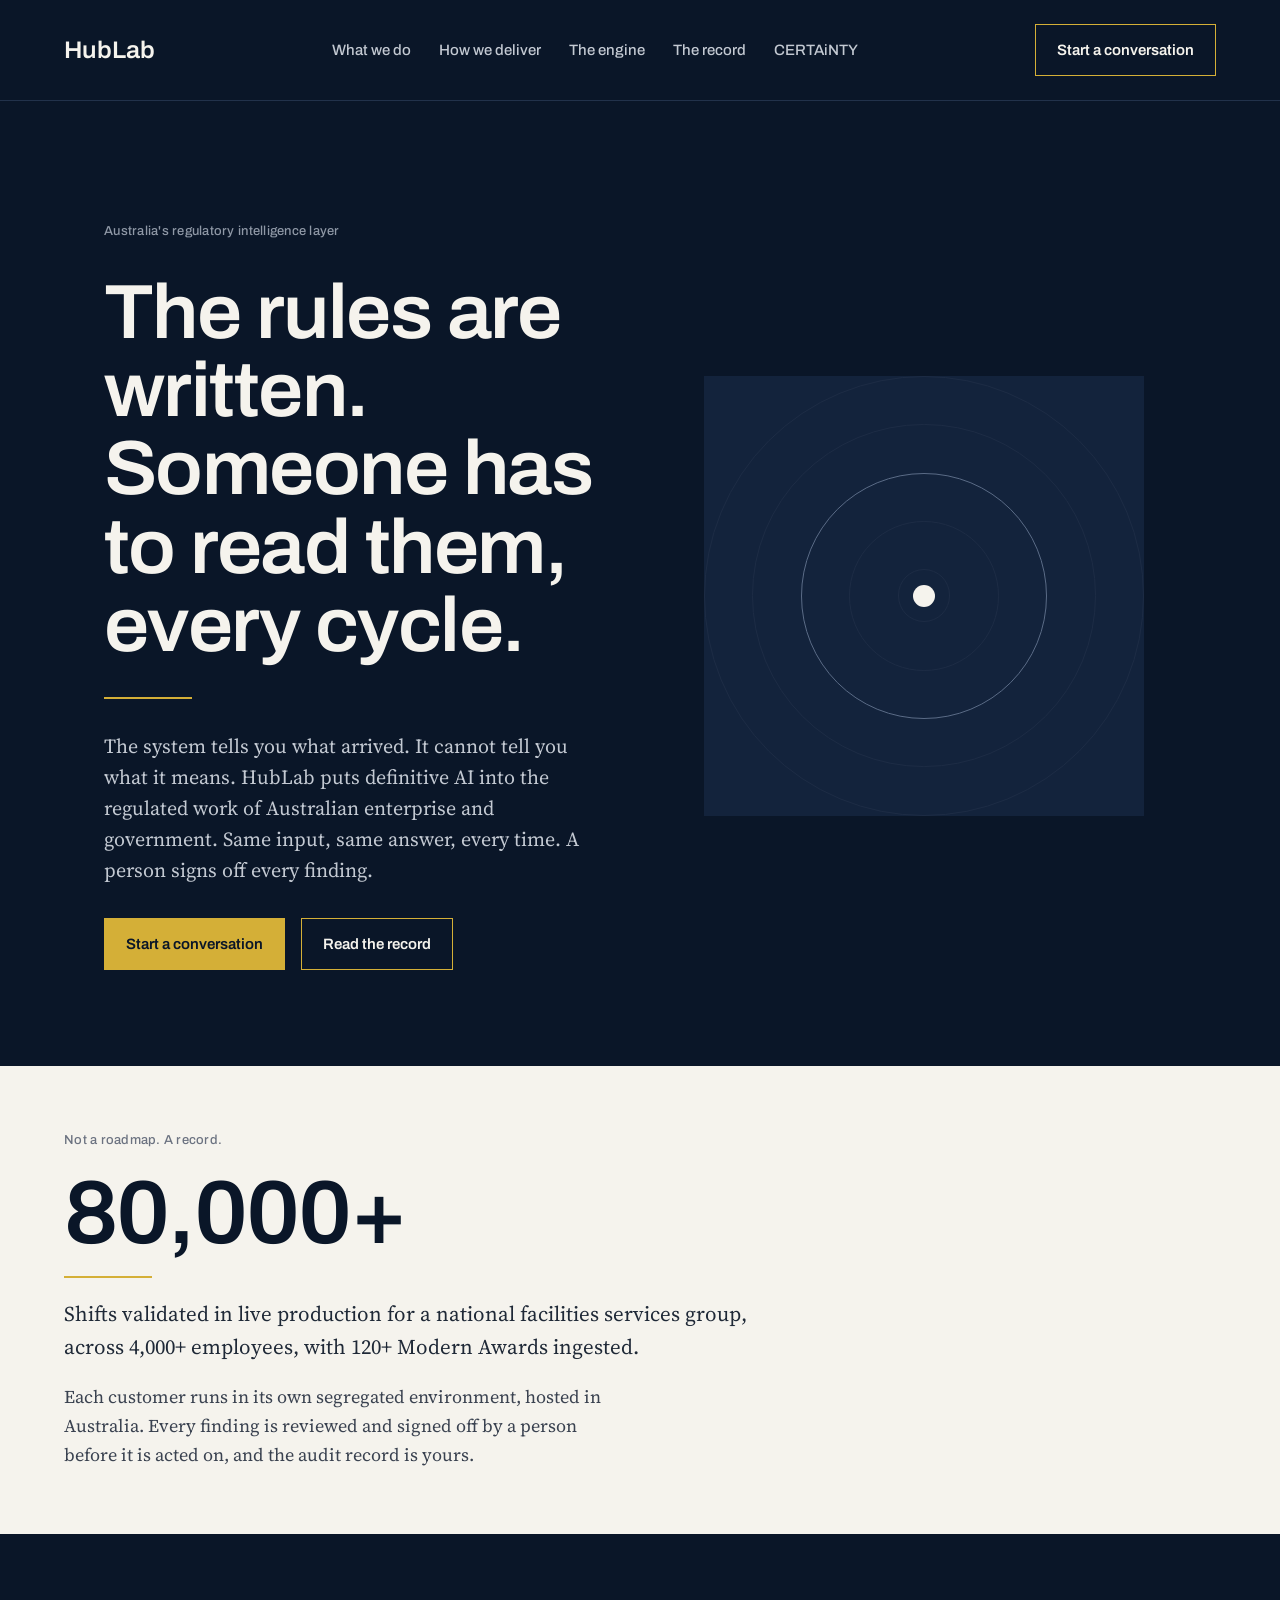
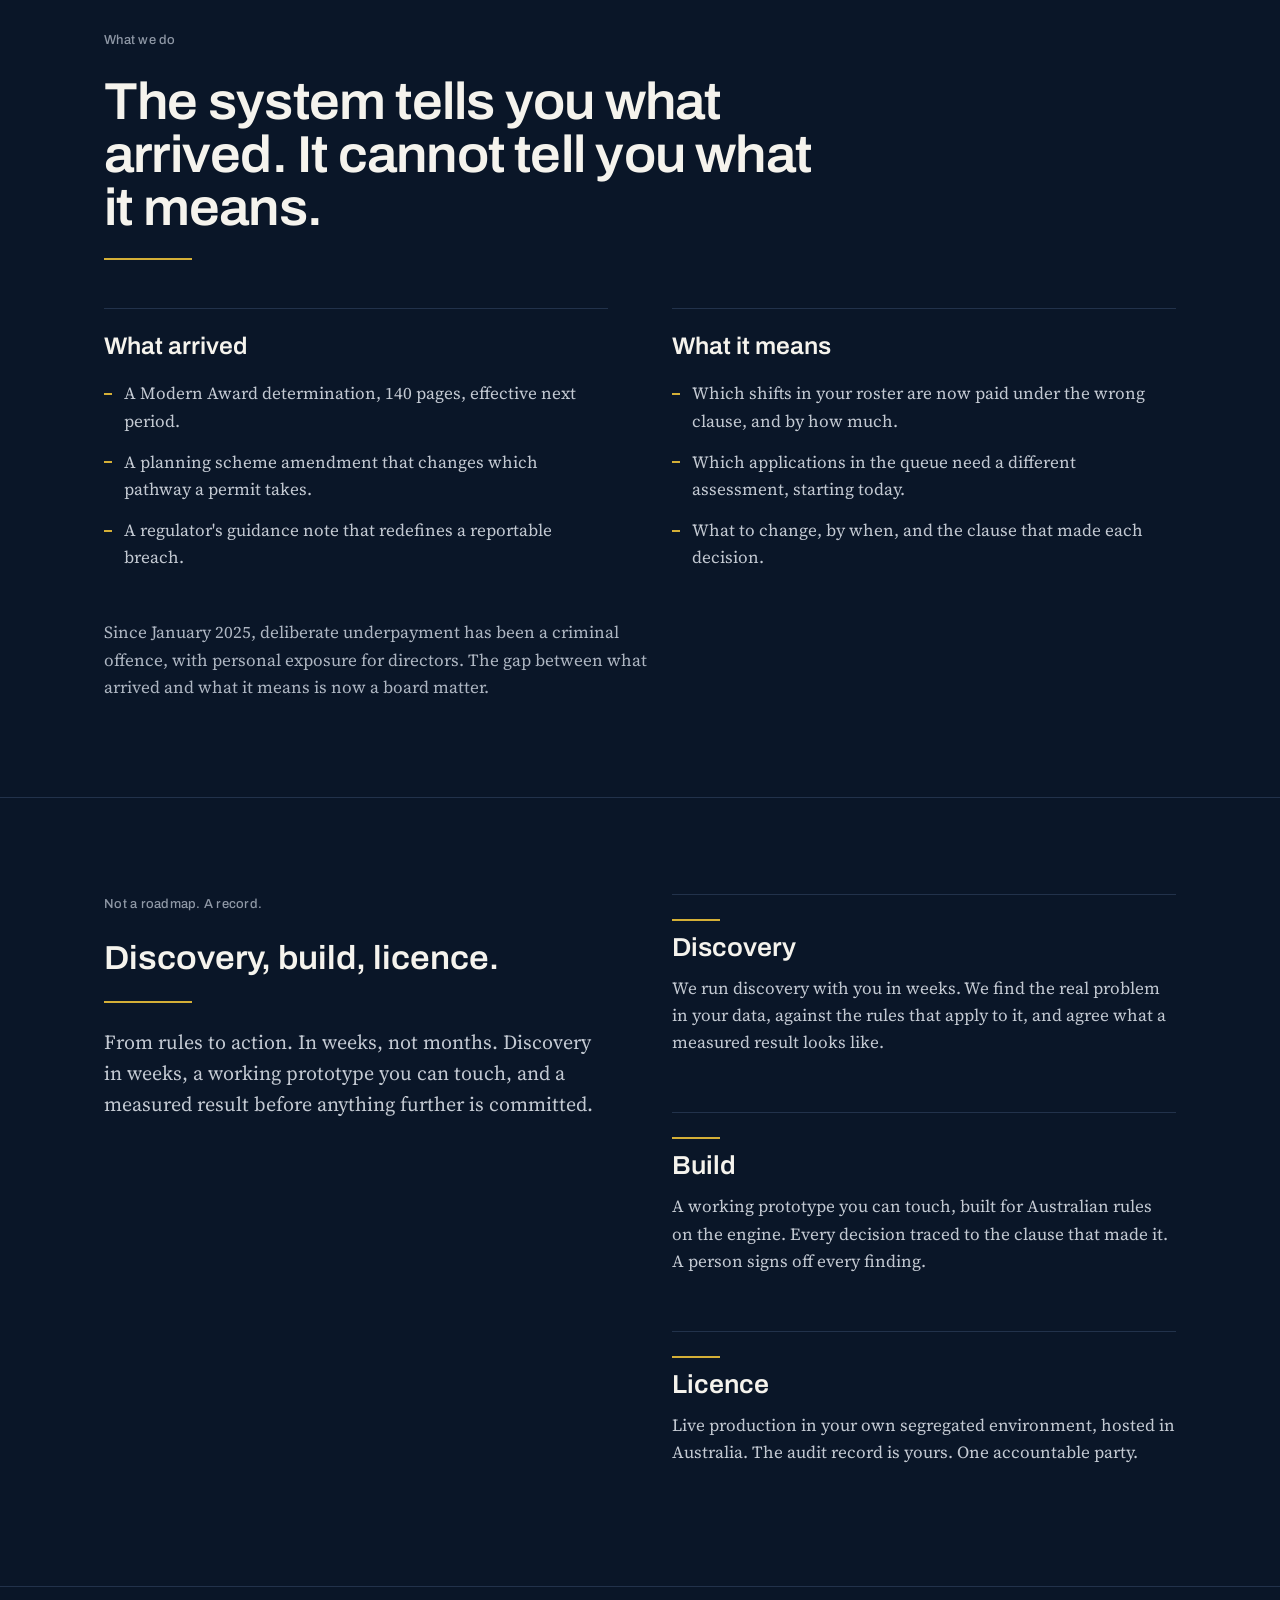
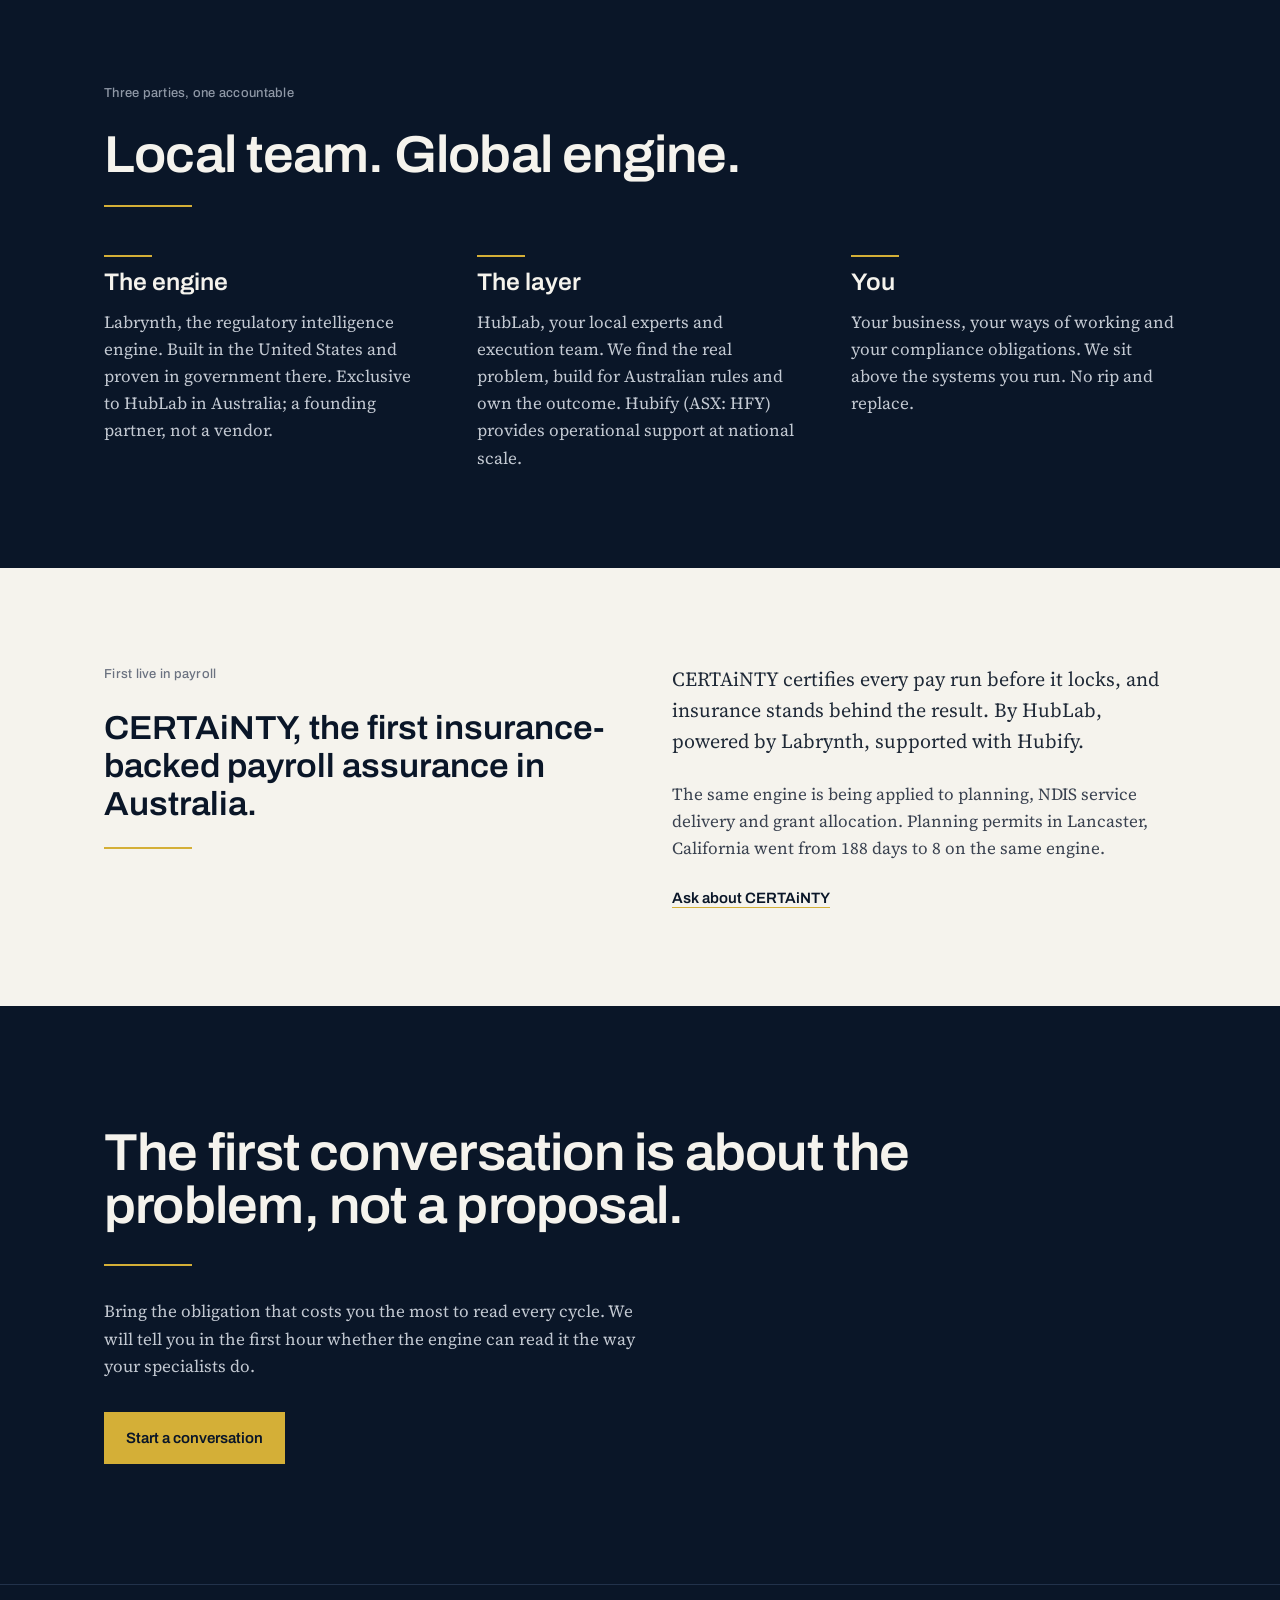
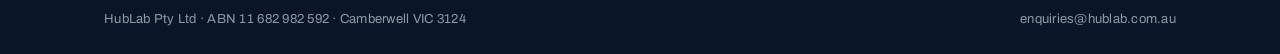
<file: HubLab_Website_Handover_Pack/04_Earlier_versions/A_The_record.html>
<!doctype html>
<html lang="en-AU">
<head>
<meta charset="utf-8">
<meta name="viewport" content="width=device-width, initial-scale=1">
<title>HubLab homepage, direction A: The record</title>
<style>
@import url('https://fonts.googleapis.com/css2?family=Archivo:ital,wdth,wght@0,62..125,100..900;1,62..125,100..900&family=Source+Serif+4:ital,opsz,wght@0,8..60,400;0,8..60,500;0,8..60,600;1,8..60,400&display=swap');
</style>
<style>
/* HubLab tokens */
/* HubLab token values, applied from the design system's tokens.json so bundle.css resolves. */
:root{
  --hl-navy:#0A1628;--hl-cream:#F5F3ED;--hl-gold:#D4AF37;--hl-slate:#5A6B86;
  --hl-surface-raised:#101E34;--hl-surface-core:#13233C;--hl-ring-unlit:#1D2C45;--hl-rule:#22324B;
  --hl-text-on-navy:#F5F3ED;--hl-text-body:#C3C9D2;--hl-text-muted:#AEB6C2;--hl-text-faint:#8F98A6;
  --hl-text-on-cream:#0A1628;--hl-text-body-on-cream:#1F2937;--hl-text-muted-on-cream:#3A4250;--hl-text-faint-on-cream:#6B7280;
  --hl-rule-on-cream:#E5E7EB;--hl-gold-hover:#E2C45E;--hl-gold-pressed:#BE9A2C;--hl-link-hover:#E9D58E;
  --color-bg:var(--hl-navy);--color-surface:var(--hl-surface-raised);--color-text:var(--hl-text-on-navy);
  --color-text-muted:var(--hl-text-body);--color-accent:var(--hl-gold);--color-accent-hover:var(--hl-gold-hover);
  --color-accent-pressed:var(--hl-gold-pressed);--color-divider:var(--hl-rule);--color-bg-alt:var(--hl-cream);--color-text-alt:var(--hl-text-on-cream);
  --font-heading:"Archivo",Arial,Helvetica,sans-serif;--font-body:"Source Serif 4",Georgia,serif;--font-ui:"Archivo",Arial,Helvetica,sans-serif;
  --text-display:clamp(44px,6.5vw,88px);--text-h1:clamp(34px,4.2vw,52px);--text-h2:clamp(26px,2.6vw,34px);--text-h3:24px;
  --text-lead:20px;--text-body:17px;--text-small:14px;--text-label:13px;--text-micro:11px;
  --leading-tight:1.02;--leading-snug:1.15;--leading-body:1.6;
  --tracking-display:-0.02em;--tracking-h1:-0.015em;--tracking-label:0.02em;
  --headline-stretch:104%;--lead-stretch:102%;
  --space-1:4px;--space-2:8px;--space-3:12px;--space-4:16px;--space-5:24px;--space-6:32px;--space-7:48px;--space-8:64px;--space-9:96px;--space-10:120px;
  --page-pad:64px;--page-max:1200px;--measure-body:62ch;--measure-lead:34em;
  --radius:0px;--radius-badge:14px;--rule-w:2px;--rule-hair:1px;--rule-short:48px;--rule-long:88px;
}
.on-cream,[data-theme="cream"]{
  --color-bg:var(--hl-cream);--color-surface:var(--hl-cream);--color-text:var(--hl-text-on-cream);
  --color-text-muted:var(--hl-text-body-on-cream);--color-divider:var(--hl-rule-on-cream);
  --color-bg-alt:var(--hl-navy);--color-text-alt:var(--hl-text-on-navy);
}

/* HubLab design system base styles */

/* HubLab base styles. Values come from tokens.json; this sheet only applies them. */
body{margin:0;background:var(--color-bg);color:var(--color-text);font-family:var(--font-body);font-size:var(--text-body);line-height:var(--leading-body)}
h1,h2,h3,h4{font-family:var(--font-heading);font-weight:600;margin:0}
h1{font-size:var(--text-h1);font-stretch:var(--headline-stretch);line-height:var(--leading-tight);letter-spacing:var(--tracking-h1)}
h2{font-size:var(--text-h2);font-stretch:var(--headline-stretch);line-height:var(--leading-snug)}
h3{font-size:var(--text-h3);font-stretch:var(--lead-stretch);line-height:var(--leading-snug)}
p{margin:0;max-width:var(--measure-body)}
a{color:var(--color-text);text-decoration:underline;text-decoration-color:var(--hl-gold);text-underline-offset:3px}
a:hover{color:var(--hl-link-hover)}
.on-cream{background:var(--hl-cream);color:var(--hl-text-on-cream)}
.on-cream p,[data-theme="cream"] p{color:var(--hl-text-body-on-cream)}
.on-cream a,[data-theme="cream"] a{color:var(--hl-text-on-cream)}
.on-cream a:hover,[data-theme="cream"] a:hover{color:var(--hl-gold-pressed)}
.hl-eyebrow{font-family:var(--font-ui);font-size:var(--text-label);font-weight:500;letter-spacing:var(--tracking-label);color:var(--hl-text-faint)}
.on-cream .hl-eyebrow,[data-theme="cream"] .hl-eyebrow{color:var(--hl-text-faint-on-cream)}
.hl-rule{height:var(--rule-w);width:var(--rule-long);background:var(--hl-gold);border:0;margin:0}
.hl-rule-short{width:var(--rule-short)}
.hl-btn{display:inline-flex;align-self:flex-start;white-space:nowrap;align-items:center;gap:var(--space-2);font-family:var(--font-ui);font-size:15px;font-weight:600;padding:14px 22px;background:var(--hl-gold);color:var(--hl-navy);text-decoration:none;border:0;border-radius:var(--radius);cursor:pointer;transition:background-color 200ms ease}
.hl-btn:hover{background:var(--hl-gold-hover);color:var(--hl-navy)} .hl-btn:active{background:var(--hl-gold-pressed)}
.hl-btn-ghost{background:transparent;color:var(--color-text);box-shadow:inset 0 0 0 1px var(--hl-gold)}
.hl-btn-ghost:hover{background:rgba(212,175,55,.08);color:var(--color-text)} .hl-btn-ghost:active{background:rgba(212,175,55,.16)}
.on-cream .hl-btn-ghost,.on-cream .hl-btn-ghost:hover{color:var(--hl-navy)}
.hl-btn[disabled],.hl-btn[aria-disabled="true"]{opacity:.45;cursor:default;pointer-events:none}
.hl-card{display:flex;flex-direction:column;gap:var(--space-3);padding:var(--space-5) 0;border-top:var(--rule-hair) solid var(--color-divider)}
.hl-card-title{font-family:var(--font-heading);font-weight:600;font-stretch:var(--lead-stretch);font-size:26px;line-height:var(--leading-snug)}
.hl-card-body{font-family:var(--font-body);font-size:var(--text-body);line-height:var(--leading-body);color:var(--color-text-muted)}
.hl-record{background:var(--hl-cream);color:var(--hl-navy);padding:var(--space-8);display:flex;flex-direction:column;gap:20px}
.hl-record .hl-eyebrow{color:var(--hl-text-faint-on-cream)}
.hl-record-figure{font-family:var(--font-heading);font-weight:600;font-stretch:var(--headline-stretch);font-size:clamp(64px,7vw,96px);line-height:.95;letter-spacing:var(--tracking-display);font-feature-settings:"lnum" 1}
.hl-record-caption{font-family:var(--font-body);font-size:21px;line-height:1.55;color:var(--hl-text-body-on-cream);max-width:var(--measure-lead)}
.hl-record-body{font-family:var(--font-body);font-size:18px;line-height:var(--leading-body);color:var(--hl-text-muted-on-cream);max-width:var(--measure-body)}
:focus-visible{outline:2px solid var(--hl-gold);outline-offset:2px}
::selection{background:var(--hl-gold);color:var(--hl-navy)}

</style>
<style>
body{margin:0;background:#0A1628}
a{color:#F5F3ED}a:hover{color:#E9D58E}
</style>
</head>
<body>
<div id="top" style="font-family: var(--font-body); color: #F5F3ED; background: #0A1628; display: flex; flex-direction: column; width: 100%; min-width: 0">

<header style="border-bottom: 1px solid #22324B">
  <div style="max-width: 1200px; margin: 0 auto; padding: 24px clamp(20px, 5vw, 64px); display: flex; flex-wrap: wrap; align-items: center; justify-content: space-between; gap: 16px 32px">
    <a href="#top" style="font-family: var(--font-heading); font-weight: 600; font-stretch: 104%; font-size: 24px; line-height: 1; color: #F5F3ED; text-decoration: none">HubLab</a>
    <nav aria-label="Primary" style="display: flex; flex-wrap: wrap; gap: 8px 28px; font-family: var(--font-ui); font-size: 15px; font-weight: 500">
      <a href="#what" style="color: #C3C9D2; text-decoration: none">What we do</a>
      <a href="#deliver" style="color: #C3C9D2; text-decoration: none">How we deliver</a>
      <a href="#engine" style="color: #C3C9D2; text-decoration: none">The engine</a>
      <a href="#record" style="color: #C3C9D2; text-decoration: none">The record</a>
      <a href="#certainty" style="color: #C3C9D2; text-decoration: none">CERTAiNTY</a>
    </nav>
    <a class="hl-btn hl-btn-ghost" href="#contact">Start a conversation</a>
  </div>
</header>

<section style="max-width: 1200px; margin: 0 auto; width: 100%; box-sizing: border-box; padding: 120px clamp(20px, 5vw, 64px) 96px; display: grid; grid-template-columns: repeat(auto-fit, minmax(min(480px, 100%), 1fr)); gap: 64px; align-items: center">
  <div style="display: flex; flex-direction: column; gap: 32px; min-width: 0">
    <div class="hl-eyebrow">Australia's regulatory intelligence layer</div>
    <h1 style="margin: 0; font-family: var(--font-heading); font-weight: 600; font-stretch: 104%; font-size: clamp(44px, 6vw, 80px); line-height: 1.02; letter-spacing: -0.02em; color: #F5F3ED; max-width: 11em; text-wrap: pretty">The rules are written. Someone has to read them, every cycle.</h1>
    <div role="presentation" style="height:2px;width:88px;background:#D4AF37"></div>
    <p style="margin: 0; font-size: 20px; line-height: 1.55; color: #C3C9D2; max-width: 34em">The system tells you what arrived. It cannot tell you what it means. HubLab puts definitive AI into the regulated work of Australian enterprise and government. Same input, same answer, every time. A person signs off every finding.</p>
    <div style="display: flex; flex-wrap: wrap; gap: 16px; align-items: center">
      <a class="hl-btn" href="#contact">Start a conversation</a>
      <a class="hl-btn hl-btn-ghost" href="#record">Read the record</a>
    </div>
  </div>
  <div style="display: flex; justify-content: center; align-items: center; min-width: 0">
    <div role="img" aria-label="The engine: concentric rings with a lit core" style="position: relative; width: min(440px, 100%); aspect-ratio: 1 / 1; background: #13233C">
      <div style="position: absolute; inset: 0; border: 1px solid #1D2C45; border-radius: 50%"></div>
      <div style="position: absolute; inset: 11%; border: 1px solid #1D2C45; border-radius: 50%"></div>
      <div style="position: absolute; inset: 22%; border: 1px solid #5A6B86; border-radius: 50%"></div>
      <div style="position: absolute; inset: 33%; border: 1px solid #1D2C45; border-radius: 50%"></div>
      <div style="position: absolute; inset: 44%; border: 1px solid #1D2C45; border-radius: 50%"></div>
      <div style="position: absolute; inset: 47.5%; background: #F5F3ED; border-radius: 50%"></div>
    </div>
  </div>
</section>

<section class="hl-record" id="record"><div class="hl-eyebrow" style="color:var(--hl-text-faint-on-cream)">Not a roadmap. A record.</div><div class="hl-record-figure">80,000+</div><div role="presentation" style="height:2px;width:88px;background:#D4AF37"></div><p class="hl-record-caption">Shifts validated in live production for a national facilities services group, across 4,000+ employees, with 120+ Modern Awards ingested.</p><p class="hl-record-body">Each customer runs in its own segregated environment, hosted in Australia. Every finding is reviewed and signed off by a person before it is acted on, and the audit record is yours.</p></section>

<section id="what" style="max-width: 1200px; margin: 0 auto; width: 100%; box-sizing: border-box; padding: 96px clamp(20px, 5vw, 64px); display: flex; flex-direction: column; gap: 48px">
  <div style="display: flex; flex-direction: column; gap: 24px; max-width: 720px">
    <div class="hl-eyebrow">What we do</div>
    <h2 style="margin: 0; font-family: var(--font-heading); font-weight: 600; font-stretch: 104%; font-size: clamp(34px, 4.2vw, 52px); line-height: 1.02; letter-spacing: -0.015em; color: #F5F3ED; text-wrap: pretty">The system tells you what arrived. It cannot tell you what it means.</h2>
    <div role="presentation" style="height:2px;width:88px;background:#D4AF37"></div>
  </div>
  <div style="display: grid; grid-template-columns: repeat(auto-fit, minmax(min(380px, 100%), 1fr)); gap: 64px">
    <div style="display: flex; flex-direction: column; gap: 20px; border-top: 1px solid #22324B; padding-top: 24px">
      <h3 style="margin: 0; font-family: var(--font-heading); font-weight: 600; font-stretch: 102%; font-size: 24px; line-height: 1.15; color: #F5F3ED">What arrived</h3>
      <ul style="margin: 0; padding: 0; list-style: none; display: flex; flex-direction: column; gap: 14px; font-size: 17px; line-height: 1.6; color: #C3C9D2">
        <li style="padding-left: 20px; position: relative"><span aria-hidden="true" style="position: absolute; left: 0; top: 0.75em; width: 8px; height: 2px; background: #D4AF37"></span>A Modern Award determination, 140 pages, effective next period.</li>
        <li style="padding-left: 20px; position: relative"><span aria-hidden="true" style="position: absolute; left: 0; top: 0.75em; width: 8px; height: 2px; background: #D4AF37"></span>A planning scheme amendment that changes which pathway a permit takes.</li>
        <li style="padding-left: 20px; position: relative"><span aria-hidden="true" style="position: absolute; left: 0; top: 0.75em; width: 8px; height: 2px; background: #D4AF37"></span>A regulator's guidance note that redefines a reportable breach.</li>
      </ul>
    </div>
    <div style="display: flex; flex-direction: column; gap: 20px; border-top: 1px solid #22324B; padding-top: 24px">
      <h3 style="margin: 0; font-family: var(--font-heading); font-weight: 600; font-stretch: 102%; font-size: 24px; line-height: 1.15; color: #F5F3ED">What it means</h3>
      <ul style="margin: 0; padding: 0; list-style: none; display: flex; flex-direction: column; gap: 14px; font-size: 17px; line-height: 1.6; color: #C3C9D2">
        <li style="padding-left: 20px; position: relative"><span aria-hidden="true" style="position: absolute; left: 0; top: 0.75em; width: 8px; height: 2px; background: #D4AF37"></span>Which shifts in your roster are now paid under the wrong clause, and by how much.</li>
        <li style="padding-left: 20px; position: relative"><span aria-hidden="true" style="position: absolute; left: 0; top: 0.75em; width: 8px; height: 2px; background: #D4AF37"></span>Which applications in the queue need a different assessment, starting today.</li>
        <li style="padding-left: 20px; position: relative"><span aria-hidden="true" style="position: absolute; left: 0; top: 0.75em; width: 8px; height: 2px; background: #D4AF37"></span>What to change, by when, and the clause that made each decision.</li>
      </ul>
    </div>
  </div>
  <p style="margin: 0; font-size: 17px; line-height: 1.6; color: #AEB6C2; max-width: 62ch">Since January 2025, deliberate underpayment has been a criminal offence, with personal exposure for directors. The gap between what arrived and what it means is now a board matter.</p>
</section>

<section id="deliver" style="border-top: 1px solid #22324B">
  <div style="max-width: 1200px; margin: 0 auto; width: 100%; box-sizing: border-box; padding: 96px clamp(20px, 5vw, 64px); display: grid; grid-template-columns: repeat(auto-fit, minmax(min(380px, 100%), 1fr)); gap: 64px">
    <div style="display: flex; flex-direction: column; gap: 24px">
      <div class="hl-eyebrow">Not a roadmap. A record.</div>
      <h2 style="margin: 0; font-family: var(--font-heading); font-weight: 600; font-stretch: 104%; font-size: clamp(26px, 2.6vw, 34px); line-height: 1.15; color: #F5F3ED">Discovery, build, licence.</h2>
      <div role="presentation" style="height:2px;width:88px;background:#D4AF37"></div>
      <p style="margin: 0; font-size: 20px; line-height: 1.55; color: #C3C9D2; max-width: 34em">From rules to action. In weeks, not months. Discovery in weeks, a working prototype you can touch, and a measured result before anything further is committed.</p>
    </div>
    <div style="display: flex; flex-direction: column; gap: 32px">
      <div class="hl-card"><div role="presentation" style="height:2px;width:48px;background:#D4AF37"></div><div class="hl-card-title">Discovery</div><div class="hl-card-body">We run discovery with you in weeks. We find the real problem in your data, against the rules that apply to it, and agree what a measured result looks like.</div></div>
      <div class="hl-card"><div role="presentation" style="height:2px;width:48px;background:#D4AF37"></div><div class="hl-card-title">Build</div><div class="hl-card-body">A working prototype you can touch, built for Australian rules on the engine. Every decision traced to the clause that made it. A person signs off every finding.</div></div>
      <div class="hl-card"><div role="presentation" style="height:2px;width:48px;background:#D4AF37"></div><div class="hl-card-title">Licence</div><div class="hl-card-body">Live production in your own segregated environment, hosted in Australia. The audit record is yours. One accountable party.</div></div>
    </div>
  </div>
</section>

<section id="engine" style="border-top: 1px solid #22324B">
  <div style="max-width: 1200px; margin: 0 auto; width: 100%; box-sizing: border-box; padding: 96px clamp(20px, 5vw, 64px); display: flex; flex-direction: column; gap: 48px">
    <div style="display: flex; flex-direction: column; gap: 24px; max-width: 720px">
      <div class="hl-eyebrow">Three parties, one accountable</div>
      <h2 style="margin: 0; font-family: var(--font-heading); font-weight: 600; font-stretch: 104%; font-size: clamp(34px, 4.2vw, 52px); line-height: 1.02; letter-spacing: -0.015em; color: #F5F3ED">Local team. Global engine.</h2>
      <div role="presentation" style="height:2px;width:88px;background:#D4AF37"></div>
    </div>
    <ol style="margin: 0; padding: 0; list-style: none; display: grid; grid-template-columns: repeat(auto-fit, minmax(min(300px, 100%), 1fr)); gap: 48px">
      <li style="display: flex; flex-direction: column; gap: 12px">
        <div role="presentation" style="height:2px;width:48px;background:#D4AF37"></div>
        <h3 style="margin: 0; font-family: var(--font-heading); font-weight: 600; font-stretch: 102%; font-size: 24px; line-height: 1.15; color: #F5F3ED">The engine</h3>
        <p style="margin: 0; font-size: 17px; line-height: 1.6; color: #C3C9D2">Labrynth, the regulatory intelligence engine. Built in the United States and proven in government there. Exclusive to HubLab in Australia; a founding partner, not a vendor.</p>
      </li>
      <li style="display: flex; flex-direction: column; gap: 12px">
        <div role="presentation" style="height:2px;width:48px;background:#D4AF37"></div>
        <h3 style="margin: 0; font-family: var(--font-heading); font-weight: 600; font-stretch: 102%; font-size: 24px; line-height: 1.15; color: #F5F3ED">The layer</h3>
        <p style="margin: 0; font-size: 17px; line-height: 1.6; color: #C3C9D2">HubLab, your local experts and execution team. We find the real problem, build for Australian rules and own the outcome. Hubify (ASX: HFY) provides operational support at national scale.</p>
      </li>
      <li style="display: flex; flex-direction: column; gap: 12px">
        <div role="presentation" style="height:2px;width:48px;background:#D4AF37"></div>
        <h3 style="margin: 0; font-family: var(--font-heading); font-weight: 600; font-stretch: 102%; font-size: 24px; line-height: 1.15; color: #F5F3ED">You</h3>
        <p style="margin: 0; font-size: 17px; line-height: 1.6; color: #C3C9D2">Your business, your ways of working and your compliance obligations. We sit above the systems you run. No rip and replace.</p>
      </li>
    </ol>
  </div>
</section>

<section id="certainty" class="on-cream" style="background: #F5F3ED; color: #0A1628">
  <div style="max-width: 1200px; margin: 0 auto; width: 100%; box-sizing: border-box; padding: 96px clamp(20px, 5vw, 64px); display: grid; grid-template-columns: repeat(auto-fit, minmax(min(380px, 100%), 1fr)); gap: 64px; align-items: start">
    <div style="display: flex; flex-direction: column; gap: 24px">
      <div class="hl-eyebrow" style="color:var(--hl-text-faint-on-cream)">First live in payroll</div>
      <h2 style="margin: 0; font-family: var(--font-heading); font-weight: 600; font-stretch: 104%; font-size: clamp(26px, 2.6vw, 34px); line-height: 1.15; color: #0A1628">CERTAiNTY, the first insurance-backed payroll assurance in Australia.</h2>
      <div role="presentation" style="height:2px;width:88px;background:#D4AF37"></div>
    </div>
    <div style="display: flex; flex-direction: column; gap: 24px">
      <p style="margin: 0; font-size: 20px; line-height: 1.55; color: #1F2937; max-width: 34em">CERTAiNTY certifies every pay run before it locks, and insurance stands behind the result. By HubLab, powered by Labrynth, supported with Hubify.</p>
      <p style="margin: 0; font-size: 17px; line-height: 1.6; color: #3A4250; max-width: 62ch">The same engine is being applied to planning, NDIS service delivery and grant allocation. Planning permits in Lancaster, California went from 188 days to 8 on the same engine.</p>
      <a href="#contact" style="font-family: var(--font-ui); font-size: 15px; font-weight: 600; color: #0A1628; text-decoration: underline; text-decoration-color: #D4AF37; text-underline-offset: 4px; align-self: flex-start">Ask about CERTAiNTY</a>
    </div>
  </div>
</section>

<section id="contact" style="max-width: 1200px; margin: 0 auto; width: 100%; box-sizing: border-box; padding: 120px clamp(20px, 5vw, 64px); display: flex; flex-direction: column; gap: 32px">
  <h2 style="margin: 0; font-family: var(--font-heading); font-weight: 600; font-stretch: 104%; font-size: clamp(34px, 4.2vw, 52px); line-height: 1.02; letter-spacing: -0.015em; color: #F5F3ED; max-width: 16em; text-wrap: pretty">The first conversation is about the problem, not a proposal.</h2>
  <div role="presentation" style="height:2px;width:88px;background:#D4AF37"></div>
  <p style="margin: 0; font-size: 17px; line-height: 1.6; color: #C3C9D2; max-width: 62ch">Bring the obligation that costs you the most to read every cycle. We will tell you in the first hour whether the engine can read it the way your specialists do.</p>
  <a class="hl-btn" href="mailto:enquiries@hublab.com.au">Start a conversation</a>
</section>

<footer style="border-top: 1px solid #22324B">
  <div style="max-width: 1200px; margin: 0 auto; width: 100%; box-sizing: border-box; padding: 24px clamp(20px, 5vw, 64px); display: flex; flex-wrap: wrap; justify-content: space-between; gap: 8px 24px; font-family: var(--font-ui); font-size: 13px; letter-spacing: 0.02em; color: #8F98A6">
    <span>HubLab Pty Ltd · ABN 11 682 982 592 · Camberwell VIC 3124</span>
    <span>enquiries@hublab.com.au</span>
  </div>
</footer>

</div>

</body>
</html>
</file>
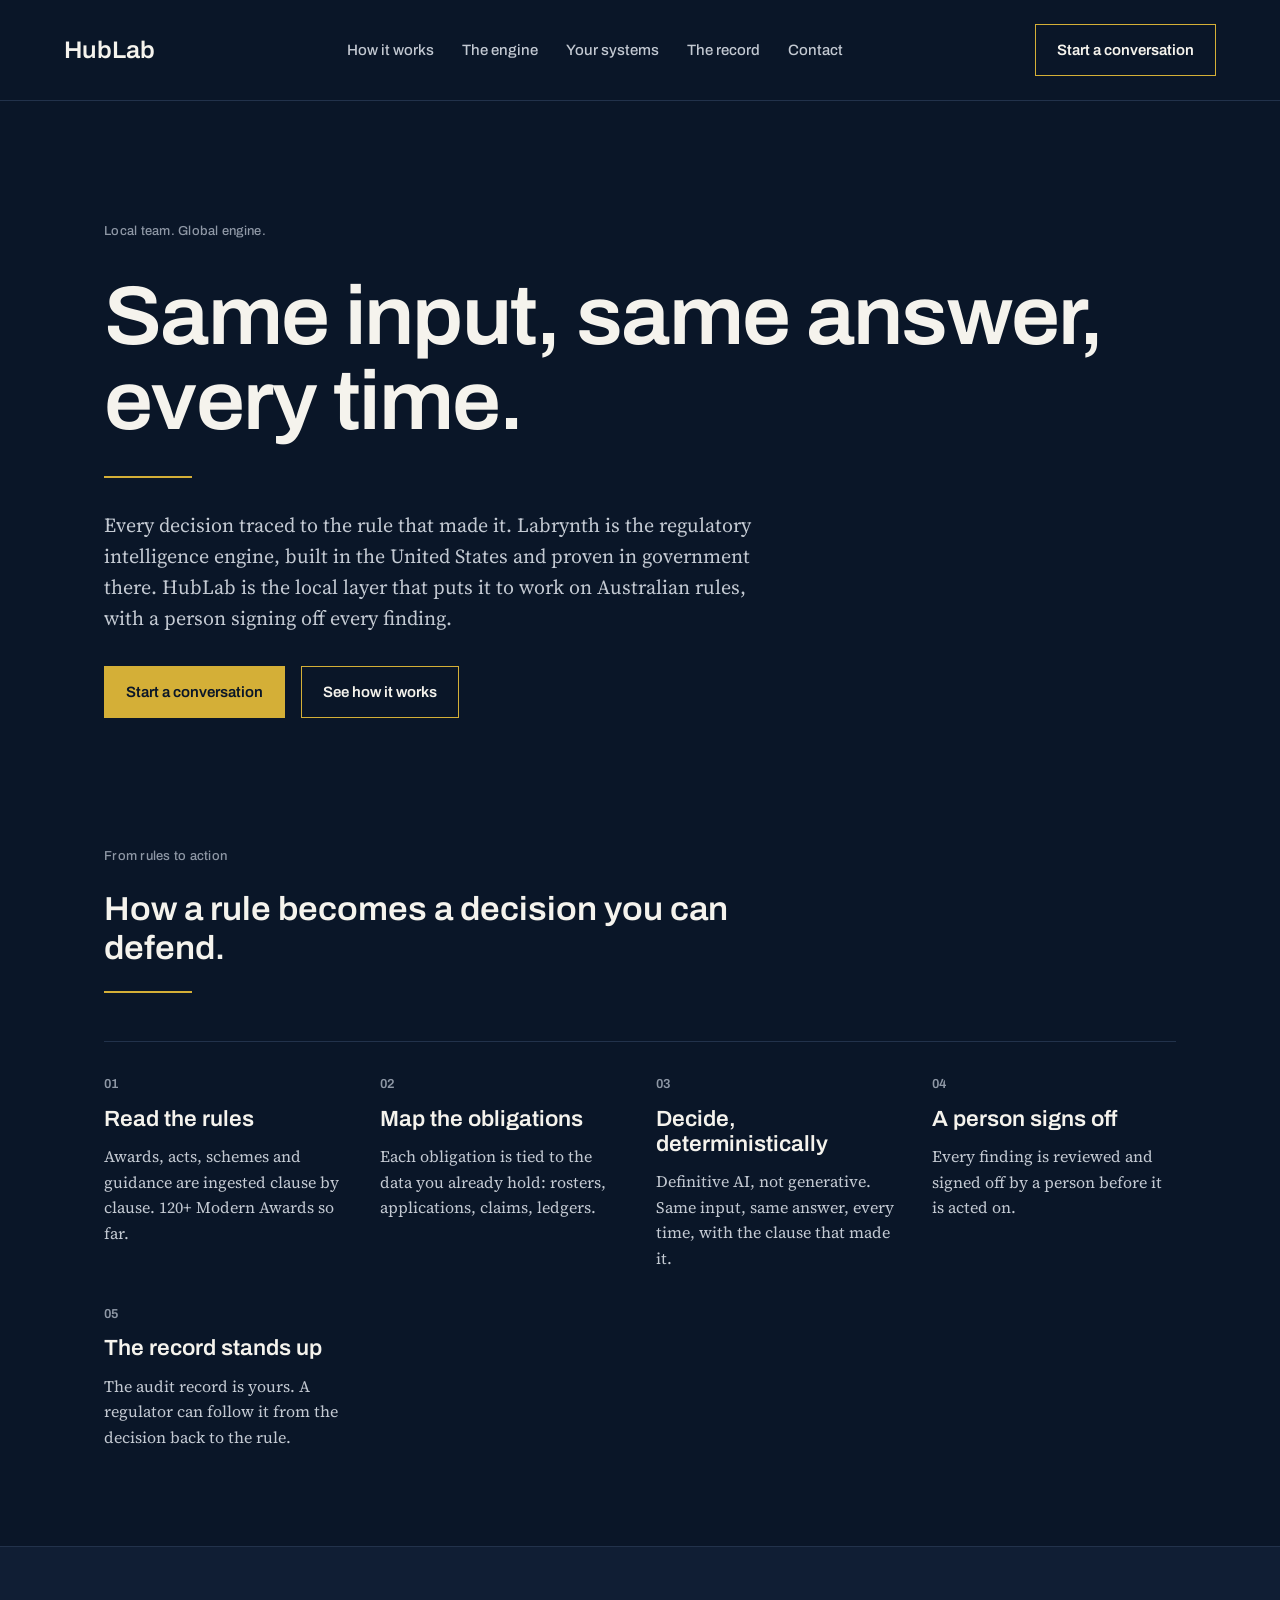
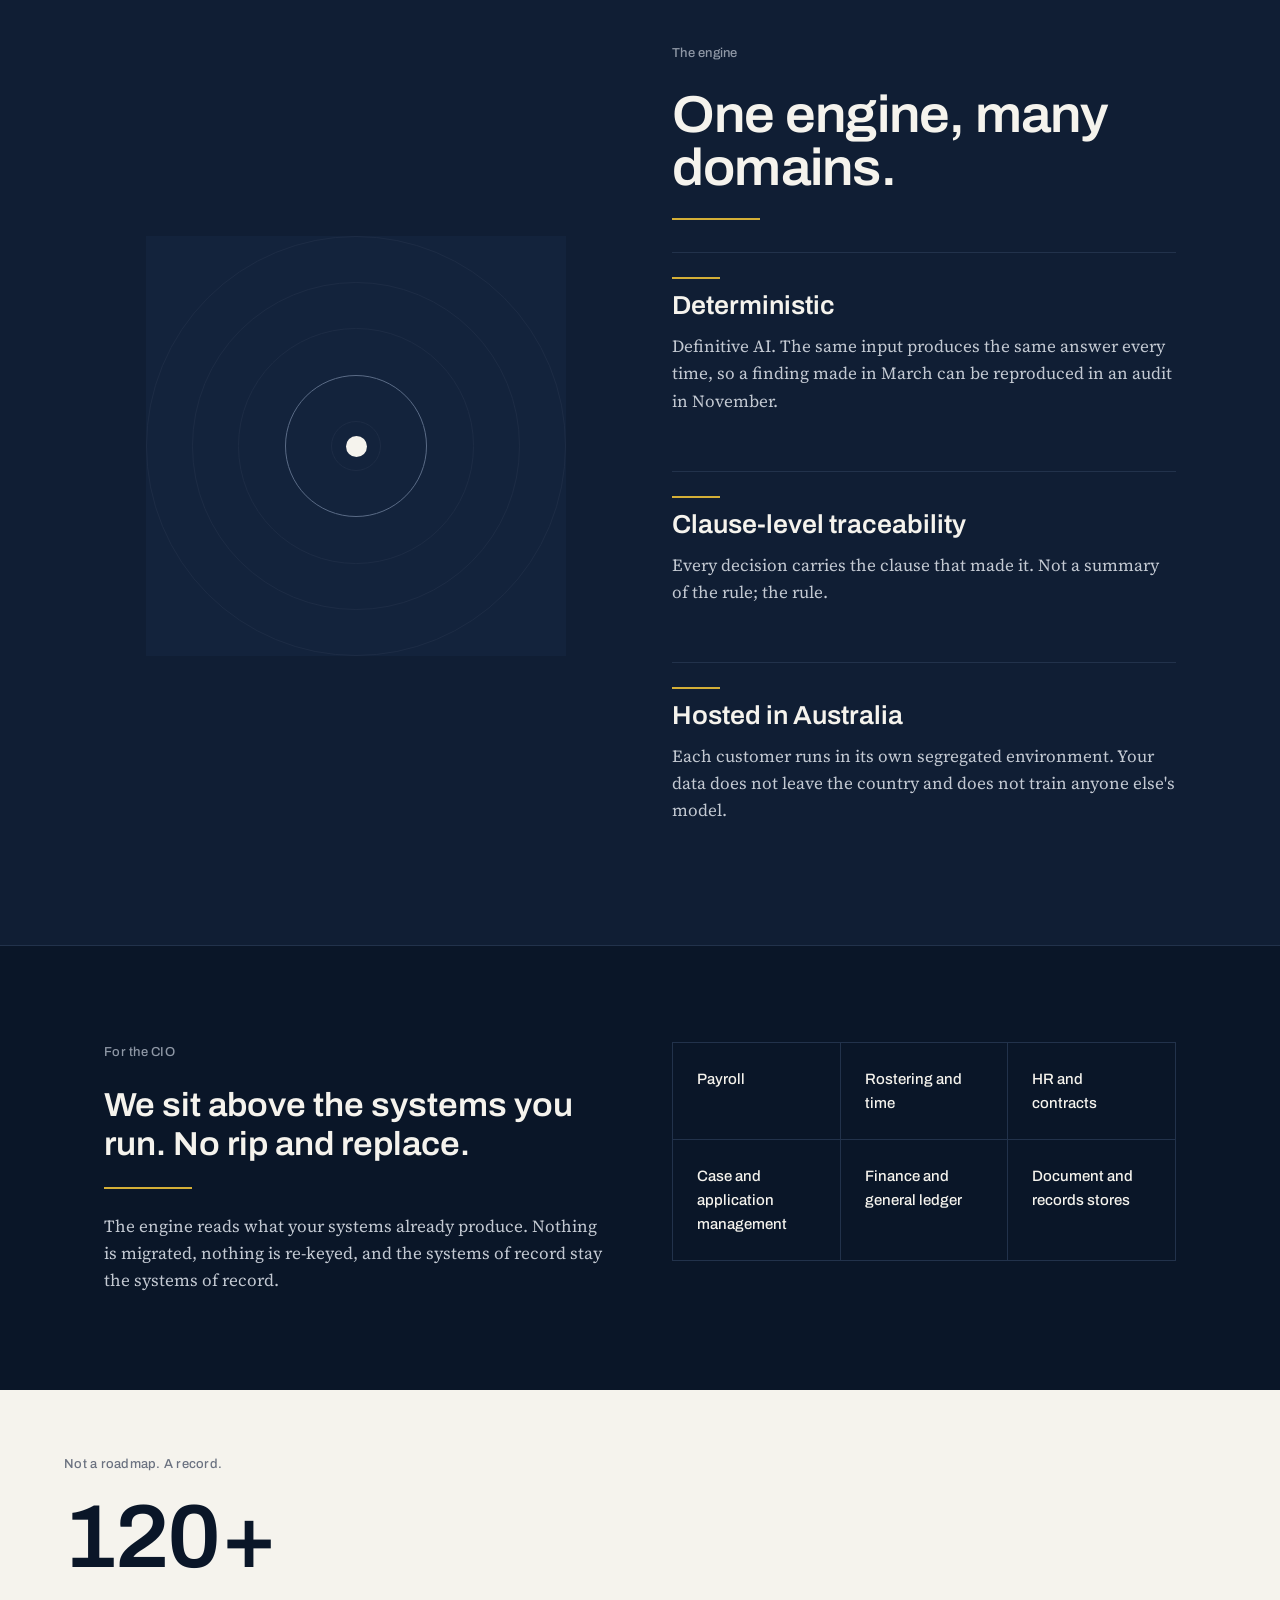
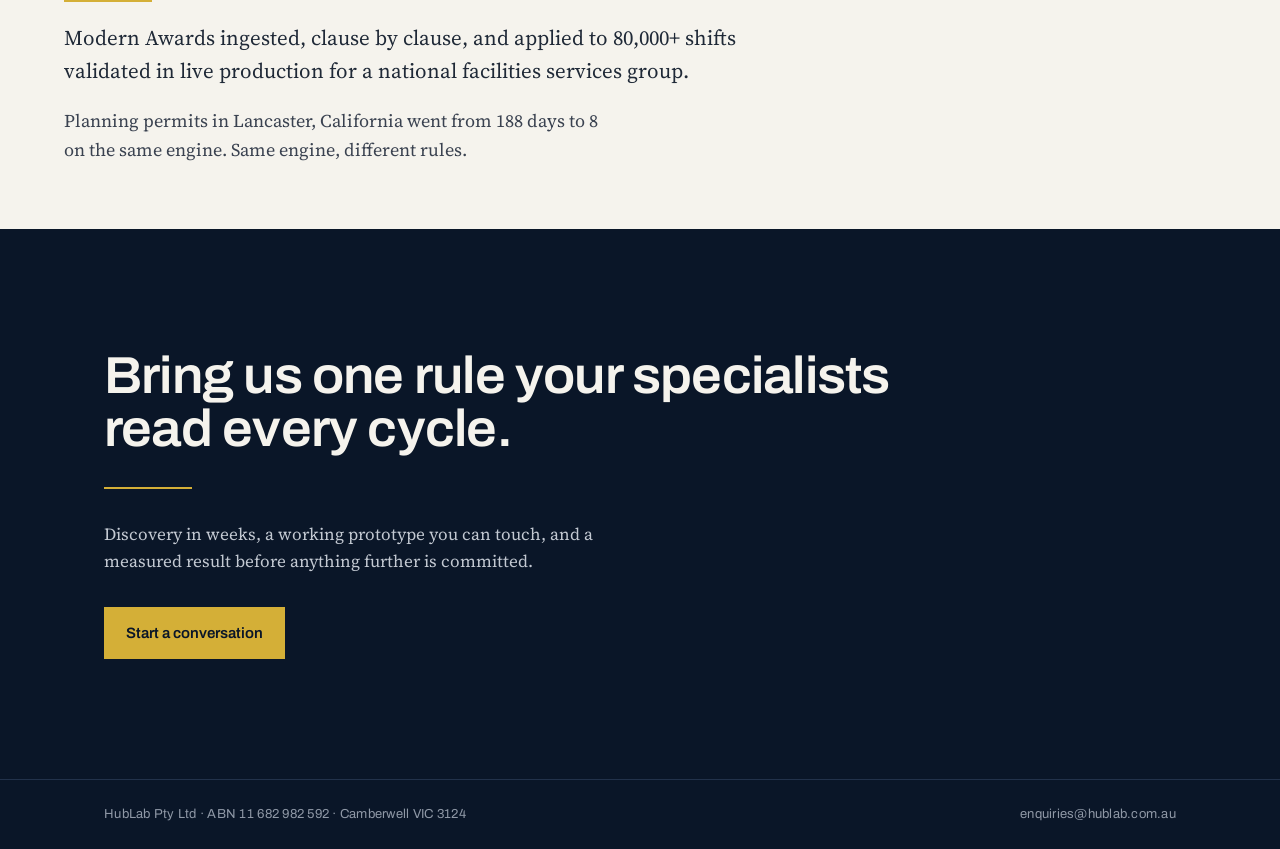
<file: HubLab_Website_Handover_Pack/04_Earlier_versions/B_The_engine.html>
<!doctype html>
<html lang="en-AU">
<head>
<meta charset="utf-8">
<meta name="viewport" content="width=device-width, initial-scale=1">
<title>HubLab homepage, direction B: The engine</title>
<style>
@import url('https://fonts.googleapis.com/css2?family=Archivo:ital,wdth,wght@0,62..125,100..900;1,62..125,100..900&family=Source+Serif+4:ital,opsz,wght@0,8..60,400;0,8..60,500;0,8..60,600;1,8..60,400&display=swap');
</style>
<style>
/* HubLab tokens */
/* HubLab token values, applied from the design system's tokens.json so bundle.css resolves. */
:root{
  --hl-navy:#0A1628;--hl-cream:#F5F3ED;--hl-gold:#D4AF37;--hl-slate:#5A6B86;
  --hl-surface-raised:#101E34;--hl-surface-core:#13233C;--hl-ring-unlit:#1D2C45;--hl-rule:#22324B;
  --hl-text-on-navy:#F5F3ED;--hl-text-body:#C3C9D2;--hl-text-muted:#AEB6C2;--hl-text-faint:#8F98A6;
  --hl-text-on-cream:#0A1628;--hl-text-body-on-cream:#1F2937;--hl-text-muted-on-cream:#3A4250;--hl-text-faint-on-cream:#6B7280;
  --hl-rule-on-cream:#E5E7EB;--hl-gold-hover:#E2C45E;--hl-gold-pressed:#BE9A2C;--hl-link-hover:#E9D58E;
  --color-bg:var(--hl-navy);--color-surface:var(--hl-surface-raised);--color-text:var(--hl-text-on-navy);
  --color-text-muted:var(--hl-text-body);--color-accent:var(--hl-gold);--color-accent-hover:var(--hl-gold-hover);
  --color-accent-pressed:var(--hl-gold-pressed);--color-divider:var(--hl-rule);--color-bg-alt:var(--hl-cream);--color-text-alt:var(--hl-text-on-cream);
  --font-heading:"Archivo",Arial,Helvetica,sans-serif;--font-body:"Source Serif 4",Georgia,serif;--font-ui:"Archivo",Arial,Helvetica,sans-serif;
  --text-display:clamp(44px,6.5vw,88px);--text-h1:clamp(34px,4.2vw,52px);--text-h2:clamp(26px,2.6vw,34px);--text-h3:24px;
  --text-lead:20px;--text-body:17px;--text-small:14px;--text-label:13px;--text-micro:11px;
  --leading-tight:1.02;--leading-snug:1.15;--leading-body:1.6;
  --tracking-display:-0.02em;--tracking-h1:-0.015em;--tracking-label:0.02em;
  --headline-stretch:104%;--lead-stretch:102%;
  --space-1:4px;--space-2:8px;--space-3:12px;--space-4:16px;--space-5:24px;--space-6:32px;--space-7:48px;--space-8:64px;--space-9:96px;--space-10:120px;
  --page-pad:64px;--page-max:1200px;--measure-body:62ch;--measure-lead:34em;
  --radius:0px;--radius-badge:14px;--rule-w:2px;--rule-hair:1px;--rule-short:48px;--rule-long:88px;
}
.on-cream,[data-theme="cream"]{
  --color-bg:var(--hl-cream);--color-surface:var(--hl-cream);--color-text:var(--hl-text-on-cream);
  --color-text-muted:var(--hl-text-body-on-cream);--color-divider:var(--hl-rule-on-cream);
  --color-bg-alt:var(--hl-navy);--color-text-alt:var(--hl-text-on-navy);
}

/* HubLab design system base styles */

/* HubLab base styles. Values come from tokens.json; this sheet only applies them. */
body{margin:0;background:var(--color-bg);color:var(--color-text);font-family:var(--font-body);font-size:var(--text-body);line-height:var(--leading-body)}
h1,h2,h3,h4{font-family:var(--font-heading);font-weight:600;margin:0}
h1{font-size:var(--text-h1);font-stretch:var(--headline-stretch);line-height:var(--leading-tight);letter-spacing:var(--tracking-h1)}
h2{font-size:var(--text-h2);font-stretch:var(--headline-stretch);line-height:var(--leading-snug)}
h3{font-size:var(--text-h3);font-stretch:var(--lead-stretch);line-height:var(--leading-snug)}
p{margin:0;max-width:var(--measure-body)}
a{color:var(--color-text);text-decoration:underline;text-decoration-color:var(--hl-gold);text-underline-offset:3px}
a:hover{color:var(--hl-link-hover)}
.on-cream{background:var(--hl-cream);color:var(--hl-text-on-cream)}
.on-cream p,[data-theme="cream"] p{color:var(--hl-text-body-on-cream)}
.on-cream a,[data-theme="cream"] a{color:var(--hl-text-on-cream)}
.on-cream a:hover,[data-theme="cream"] a:hover{color:var(--hl-gold-pressed)}
.hl-eyebrow{font-family:var(--font-ui);font-size:var(--text-label);font-weight:500;letter-spacing:var(--tracking-label);color:var(--hl-text-faint)}
.on-cream .hl-eyebrow,[data-theme="cream"] .hl-eyebrow{color:var(--hl-text-faint-on-cream)}
.hl-rule{height:var(--rule-w);width:var(--rule-long);background:var(--hl-gold);border:0;margin:0}
.hl-rule-short{width:var(--rule-short)}
.hl-btn{display:inline-flex;align-self:flex-start;white-space:nowrap;align-items:center;gap:var(--space-2);font-family:var(--font-ui);font-size:15px;font-weight:600;padding:14px 22px;background:var(--hl-gold);color:var(--hl-navy);text-decoration:none;border:0;border-radius:var(--radius);cursor:pointer;transition:background-color 200ms ease}
.hl-btn:hover{background:var(--hl-gold-hover);color:var(--hl-navy)} .hl-btn:active{background:var(--hl-gold-pressed)}
.hl-btn-ghost{background:transparent;color:var(--color-text);box-shadow:inset 0 0 0 1px var(--hl-gold)}
.hl-btn-ghost:hover{background:rgba(212,175,55,.08);color:var(--color-text)} .hl-btn-ghost:active{background:rgba(212,175,55,.16)}
.on-cream .hl-btn-ghost,.on-cream .hl-btn-ghost:hover{color:var(--hl-navy)}
.hl-btn[disabled],.hl-btn[aria-disabled="true"]{opacity:.45;cursor:default;pointer-events:none}
.hl-card{display:flex;flex-direction:column;gap:var(--space-3);padding:var(--space-5) 0;border-top:var(--rule-hair) solid var(--color-divider)}
.hl-card-title{font-family:var(--font-heading);font-weight:600;font-stretch:var(--lead-stretch);font-size:26px;line-height:var(--leading-snug)}
.hl-card-body{font-family:var(--font-body);font-size:var(--text-body);line-height:var(--leading-body);color:var(--color-text-muted)}
.hl-record{background:var(--hl-cream);color:var(--hl-navy);padding:var(--space-8);display:flex;flex-direction:column;gap:20px}
.hl-record .hl-eyebrow{color:var(--hl-text-faint-on-cream)}
.hl-record-figure{font-family:var(--font-heading);font-weight:600;font-stretch:var(--headline-stretch);font-size:clamp(64px,7vw,96px);line-height:.95;letter-spacing:var(--tracking-display);font-feature-settings:"lnum" 1}
.hl-record-caption{font-family:var(--font-body);font-size:21px;line-height:1.55;color:var(--hl-text-body-on-cream);max-width:var(--measure-lead)}
.hl-record-body{font-family:var(--font-body);font-size:18px;line-height:var(--leading-body);color:var(--hl-text-muted-on-cream);max-width:var(--measure-body)}
:focus-visible{outline:2px solid var(--hl-gold);outline-offset:2px}
::selection{background:var(--hl-gold);color:var(--hl-navy)}

</style>
<style>
body{margin:0;background:#0A1628}
a{color:#F5F3ED}a:hover{color:#E9D58E}
</style>
</head>
<body>
<div id="top" style="font-family: var(--font-body); color: #F5F3ED; background: #0A1628; display: flex; flex-direction: column; width: 100%; min-width: 0">

<header style="border-bottom: 1px solid #22324B">
  <div style="max-width: 1200px; margin: 0 auto; padding: 24px clamp(20px, 5vw, 64px); display: flex; flex-wrap: wrap; align-items: center; justify-content: space-between; gap: 16px 32px">
    <a href="#top" style="font-family: var(--font-heading); font-weight: 600; font-stretch: 104%; font-size: 24px; line-height: 1; color: #F5F3ED; text-decoration: none">HubLab</a>
    <nav aria-label="Primary" style="display: flex; flex-wrap: wrap; gap: 8px 28px; font-family: var(--font-ui); font-size: 15px; font-weight: 500">
      <a href="#how" style="color: #C3C9D2; text-decoration: none">How it works</a>
      <a href="#capabilities" style="color: #C3C9D2; text-decoration: none">The engine</a>
      <a href="#systems" style="color: #C3C9D2; text-decoration: none">Your systems</a>
      <a href="#record" style="color: #C3C9D2; text-decoration: none">The record</a>
      <a href="#contact" style="color: #C3C9D2; text-decoration: none">Contact</a>
    </nav>
    <a class="hl-btn hl-btn-ghost" href="#contact">Start a conversation</a>
  </div>
</header>

<section style="max-width: 1200px; margin: 0 auto; width: 100%; box-sizing: border-box; padding: 120px clamp(20px, 5vw, 64px) 64px; display: flex; flex-direction: column; gap: 32px; align-items: flex-start">
  <div class="hl-eyebrow">Local team. Global engine.</div>
  <h1 style="margin: 0; font-family: var(--font-heading); font-weight: 600; font-stretch: 104%; font-size: clamp(44px, 6.5vw, 88px); line-height: 1.02; letter-spacing: -0.02em; color: #F5F3ED; max-width: 12em; text-wrap: pretty">Same input, same answer, every time.</h1>
  <div role="presentation" style="height:2px;width:88px;background:#D4AF37"></div>
  <p style="margin: 0; font-size: 20px; line-height: 1.55; color: #C3C9D2; max-width: 34em">Every decision traced to the rule that made it. Labrynth is the regulatory intelligence engine, built in the United States and proven in government there. HubLab is the local layer that puts it to work on Australian rules, with a person signing off every finding.</p>
  <div style="display: flex; flex-wrap: wrap; gap: 16px; align-items: center">
    <a class="hl-btn" href="#contact">Start a conversation</a>
    <a class="hl-btn hl-btn-ghost" href="#how">See how it works</a>
  </div>
</section>

<section id="how" style="max-width: 1200px; margin: 0 auto; width: 100%; box-sizing: border-box; padding: 64px clamp(20px, 5vw, 64px) 96px; display: flex; flex-direction: column; gap: 48px">
  <div style="display: flex; flex-direction: column; gap: 24px; max-width: 720px">
    <div class="hl-eyebrow">From rules to action</div>
    <h2 style="margin: 0; font-family: var(--font-heading); font-weight: 600; font-stretch: 104%; font-size: clamp(26px, 2.6vw, 34px); line-height: 1.15; color: #F5F3ED">How a rule becomes a decision you can defend.</h2>
    <div role="presentation" style="height:2px;width:88px;background:#D4AF37"></div>
  </div>
  <ol style="margin: 0; padding: 0; list-style: none; display: grid; grid-template-columns: repeat(auto-fit, minmax(min(200px, 100%), 1fr)); gap: 32px; border-top: 1px solid #22324B; padding-top: 32px">
    <li style="display: flex; flex-direction: column; gap: 12px">
      <span style="font-family: var(--font-heading); font-weight: 600; font-size: 13px; letter-spacing: 0.02em; color: #8F98A6; font-feature-settings: 'lnum' 1">01</span>
      <h3 style="margin: 0; font-family: var(--font-heading); font-weight: 600; font-stretch: 102%; font-size: 22px; line-height: 1.15; color: #F5F3ED">Read the rules</h3>
      <p style="margin: 0; font-size: 16px; line-height: 1.6; color: #C3C9D2">Awards, acts, schemes and guidance are ingested clause by clause. 120+ Modern Awards so far.</p>
    </li>
    <li style="display: flex; flex-direction: column; gap: 12px">
      <span style="font-family: var(--font-heading); font-weight: 600; font-size: 13px; letter-spacing: 0.02em; color: #8F98A6; font-feature-settings: 'lnum' 1">02</span>
      <h3 style="margin: 0; font-family: var(--font-heading); font-weight: 600; font-stretch: 102%; font-size: 22px; line-height: 1.15; color: #F5F3ED">Map the obligations</h3>
      <p style="margin: 0; font-size: 16px; line-height: 1.6; color: #C3C9D2">Each obligation is tied to the data you already hold: rosters, applications, claims, ledgers.</p>
    </li>
    <li style="display: flex; flex-direction: column; gap: 12px">
      <span style="font-family: var(--font-heading); font-weight: 600; font-size: 13px; letter-spacing: 0.02em; color: #8F98A6; font-feature-settings: 'lnum' 1">03</span>
      <h3 style="margin: 0; font-family: var(--font-heading); font-weight: 600; font-stretch: 102%; font-size: 22px; line-height: 1.15; color: #F5F3ED">Decide, deterministically</h3>
      <p style="margin: 0; font-size: 16px; line-height: 1.6; color: #C3C9D2">Definitive AI, not generative. Same input, same answer, every time, with the clause that made it.</p>
    </li>
    <li style="display: flex; flex-direction: column; gap: 12px">
      <span style="font-family: var(--font-heading); font-weight: 600; font-size: 13px; letter-spacing: 0.02em; color: #8F98A6; font-feature-settings: 'lnum' 1">04</span>
      <h3 style="margin: 0; font-family: var(--font-heading); font-weight: 600; font-stretch: 102%; font-size: 22px; line-height: 1.15; color: #F5F3ED">A person signs off</h3>
      <p style="margin: 0; font-size: 16px; line-height: 1.6; color: #C3C9D2">Every finding is reviewed and signed off by a person before it is acted on.</p>
    </li>
    <li style="display: flex; flex-direction: column; gap: 12px">
      <span style="font-family: var(--font-heading); font-weight: 600; font-size: 13px; letter-spacing: 0.02em; color: #8F98A6; font-feature-settings: 'lnum' 1">05</span>
      <h3 style="margin: 0; font-family: var(--font-heading); font-weight: 600; font-stretch: 102%; font-size: 22px; line-height: 1.15; color: #F5F3ED">The record stands up</h3>
      <p style="margin: 0; font-size: 16px; line-height: 1.6; color: #C3C9D2">The audit record is yours. A regulator can follow it from the decision back to the rule.</p>
    </li>
  </ol>
</section>

<section id="capabilities" style="background: #101E34; border-top: 1px solid #22324B; border-bottom: 1px solid #22324B">
  <div style="max-width: 1200px; margin: 0 auto; width: 100%; box-sizing: border-box; padding: 96px clamp(20px, 5vw, 64px); display: grid; grid-template-columns: repeat(auto-fit, minmax(min(420px, 100%), 1fr)); gap: 64px; align-items: center">
    <div style="display: flex; justify-content: center; align-items: center; min-width: 0; order: 0">
      <div role="img" aria-label="The engine: concentric rings with a lit core" style="position: relative; width: min(420px, 100%); aspect-ratio: 1 / 1; background: #13233C">
        <div style="position: absolute; inset: 0; border: 1px solid #1D2C45; border-radius: 50%"></div>
        <div style="position: absolute; inset: 11%; border: 1px solid #1D2C45; border-radius: 50%"></div>
        <div style="position: absolute; inset: 22%; border: 1px solid #1D2C45; border-radius: 50%"></div>
        <div style="position: absolute; inset: 33%; border: 1px solid #5A6B86; border-radius: 50%"></div>
        <div style="position: absolute; inset: 44%; border: 1px solid #1D2C45; border-radius: 50%"></div>
        <div style="position: absolute; inset: 47.5%; background: #F5F3ED; border-radius: 50%"></div>
      </div>
    </div>
    <div style="display: flex; flex-direction: column; gap: 32px">
      <div style="display: flex; flex-direction: column; gap: 24px">
        <div class="hl-eyebrow">The engine</div>
        <h2 style="margin: 0; font-family: var(--font-heading); font-weight: 600; font-stretch: 104%; font-size: clamp(34px, 4.2vw, 52px); line-height: 1.02; letter-spacing: -0.015em; color: #F5F3ED">One engine, many domains.</h2>
        <div role="presentation" style="height:2px;width:88px;background:#D4AF37"></div>
      </div>
      <div class="hl-card"><div role="presentation" style="height:2px;width:48px;background:#D4AF37"></div><div class="hl-card-title">Deterministic</div><div class="hl-card-body">Definitive AI. The same input produces the same answer every time, so a finding made in March can be reproduced in an audit in November.</div></div>
      <div class="hl-card"><div role="presentation" style="height:2px;width:48px;background:#D4AF37"></div><div class="hl-card-title">Clause-level traceability</div><div class="hl-card-body">Every decision carries the clause that made it. Not a summary of the rule; the rule.</div></div>
      <div class="hl-card"><div role="presentation" style="height:2px;width:48px;background:#D4AF37"></div><div class="hl-card-title">Hosted in Australia</div><div class="hl-card-body">Each customer runs in its own segregated environment. Your data does not leave the country and does not train anyone else's model.</div></div>
    </div>
  </div>
</section>

<section id="systems" style="max-width: 1200px; margin: 0 auto; width: 100%; box-sizing: border-box; padding: 96px clamp(20px, 5vw, 64px); display: grid; grid-template-columns: repeat(auto-fit, minmax(min(380px, 100%), 1fr)); gap: 64px; align-items: start">
  <div style="display: flex; flex-direction: column; gap: 24px">
    <div class="hl-eyebrow">For the CIO</div>
    <h2 style="margin: 0; font-family: var(--font-heading); font-weight: 600; font-stretch: 104%; font-size: clamp(26px, 2.6vw, 34px); line-height: 1.15; color: #F5F3ED">We sit above the systems you run. No rip and replace.</h2>
    <div role="presentation" style="height:2px;width:88px;background:#D4AF37"></div>
    <p style="margin: 0; font-size: 17px; line-height: 1.6; color: #C3C9D2; max-width: 62ch">The engine reads what your systems already produce. Nothing is migrated, nothing is re-keyed, and the systems of record stay the systems of record.</p>
  </div>
  <ul style="margin: 0; padding: 0; list-style: none; display: grid; grid-template-columns: repeat(auto-fit, minmax(min(160px, 100%), 1fr)); gap: 0; border-top: 1px solid #22324B; border-left: 1px solid #22324B">
    <li style="padding: 24px; border-right: 1px solid #22324B; border-bottom: 1px solid #22324B; font-family: var(--font-ui); font-size: 15px; font-weight: 500; color: #F5F3ED">Payroll</li>
    <li style="padding: 24px; border-right: 1px solid #22324B; border-bottom: 1px solid #22324B; font-family: var(--font-ui); font-size: 15px; font-weight: 500; color: #F5F3ED">Rostering and time</li>
    <li style="padding: 24px; border-right: 1px solid #22324B; border-bottom: 1px solid #22324B; font-family: var(--font-ui); font-size: 15px; font-weight: 500; color: #F5F3ED">HR and contracts</li>
    <li style="padding: 24px; border-right: 1px solid #22324B; border-bottom: 1px solid #22324B; font-family: var(--font-ui); font-size: 15px; font-weight: 500; color: #F5F3ED">Case and application management</li>
    <li style="padding: 24px; border-right: 1px solid #22324B; border-bottom: 1px solid #22324B; font-family: var(--font-ui); font-size: 15px; font-weight: 500; color: #F5F3ED">Finance and general ledger</li>
    <li style="padding: 24px; border-right: 1px solid #22324B; border-bottom: 1px solid #22324B; font-family: var(--font-ui); font-size: 15px; font-weight: 500; color: #F5F3ED">Document and records stores</li>
  </ul>
</section>

<section class="hl-record" id="record"><div class="hl-eyebrow" style="color:var(--hl-text-faint-on-cream)">Not a roadmap. A record.</div><div class="hl-record-figure">120+</div><div role="presentation" style="height:2px;width:88px;background:#D4AF37"></div><p class="hl-record-caption">Modern Awards ingested, clause by clause, and applied to 80,000+ shifts validated in live production for a national facilities services group.</p><p class="hl-record-body">Planning permits in Lancaster, California went from 188 days to 8 on the same engine. Same engine, different rules.</p></section>

<section id="contact" style="max-width: 1200px; margin: 0 auto; width: 100%; box-sizing: border-box; padding: 120px clamp(20px, 5vw, 64px); display: flex; flex-direction: column; gap: 32px">
  <h2 style="margin: 0; font-family: var(--font-heading); font-weight: 600; font-stretch: 104%; font-size: clamp(34px, 4.2vw, 52px); line-height: 1.02; letter-spacing: -0.015em; color: #F5F3ED; max-width: 16em; text-wrap: pretty">Bring us one rule your specialists read every cycle.</h2>
  <div role="presentation" style="height:2px;width:88px;background:#D4AF37"></div>
  <p style="margin: 0; font-size: 17px; line-height: 1.6; color: #C3C9D2; max-width: 62ch">Discovery in weeks, a working prototype you can touch, and a measured result before anything further is committed.</p>
  <a class="hl-btn" href="mailto:enquiries@hublab.com.au">Start a conversation</a>
</section>

<footer style="border-top: 1px solid #22324B">
  <div style="max-width: 1200px; margin: 0 auto; width: 100%; box-sizing: border-box; padding: 24px clamp(20px, 5vw, 64px); display: flex; flex-wrap: wrap; justify-content: space-between; gap: 8px 24px; font-family: var(--font-ui); font-size: 13px; letter-spacing: 0.02em; color: #8F98A6">
    <span>HubLab Pty Ltd · ABN 11 682 982 592 · Camberwell VIC 3124</span>
    <span>enquiries@hublab.com.au</span>
  </div>
</footer>

</div>

</body>
</html>
</file>
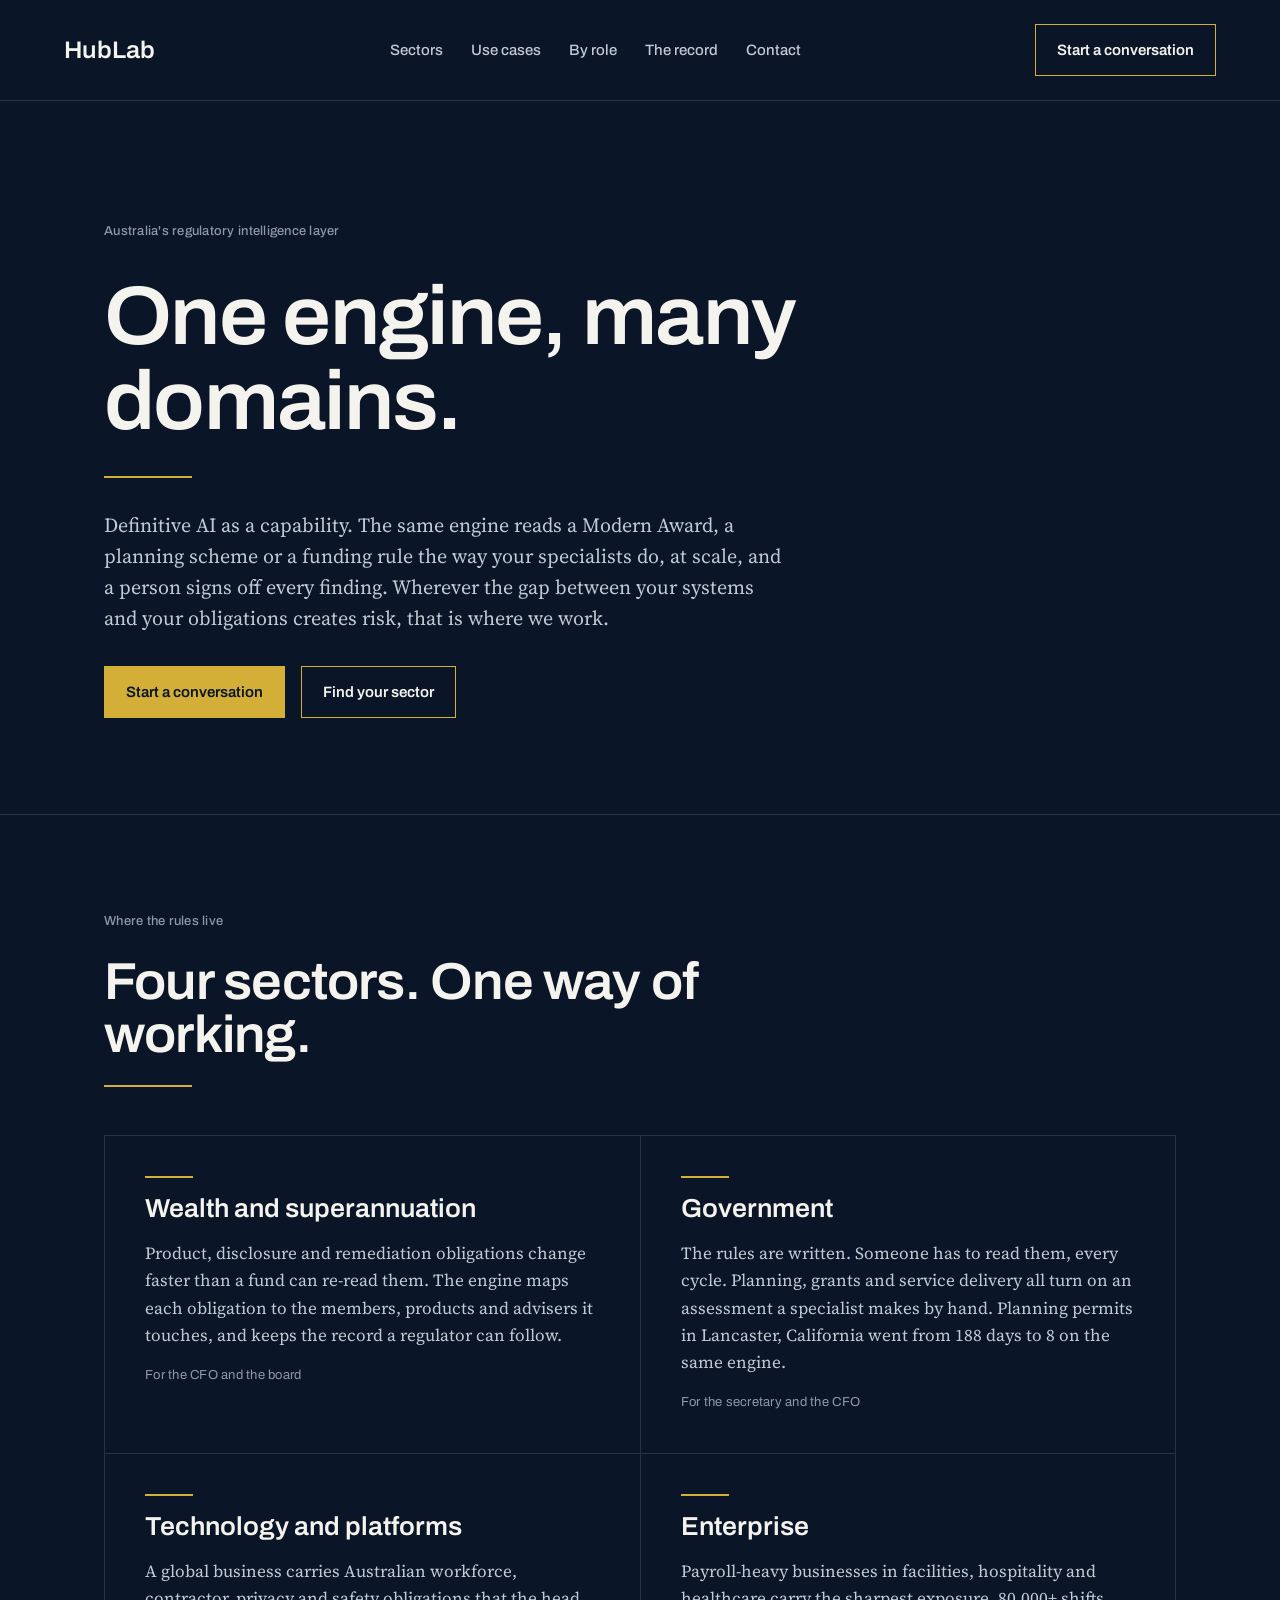
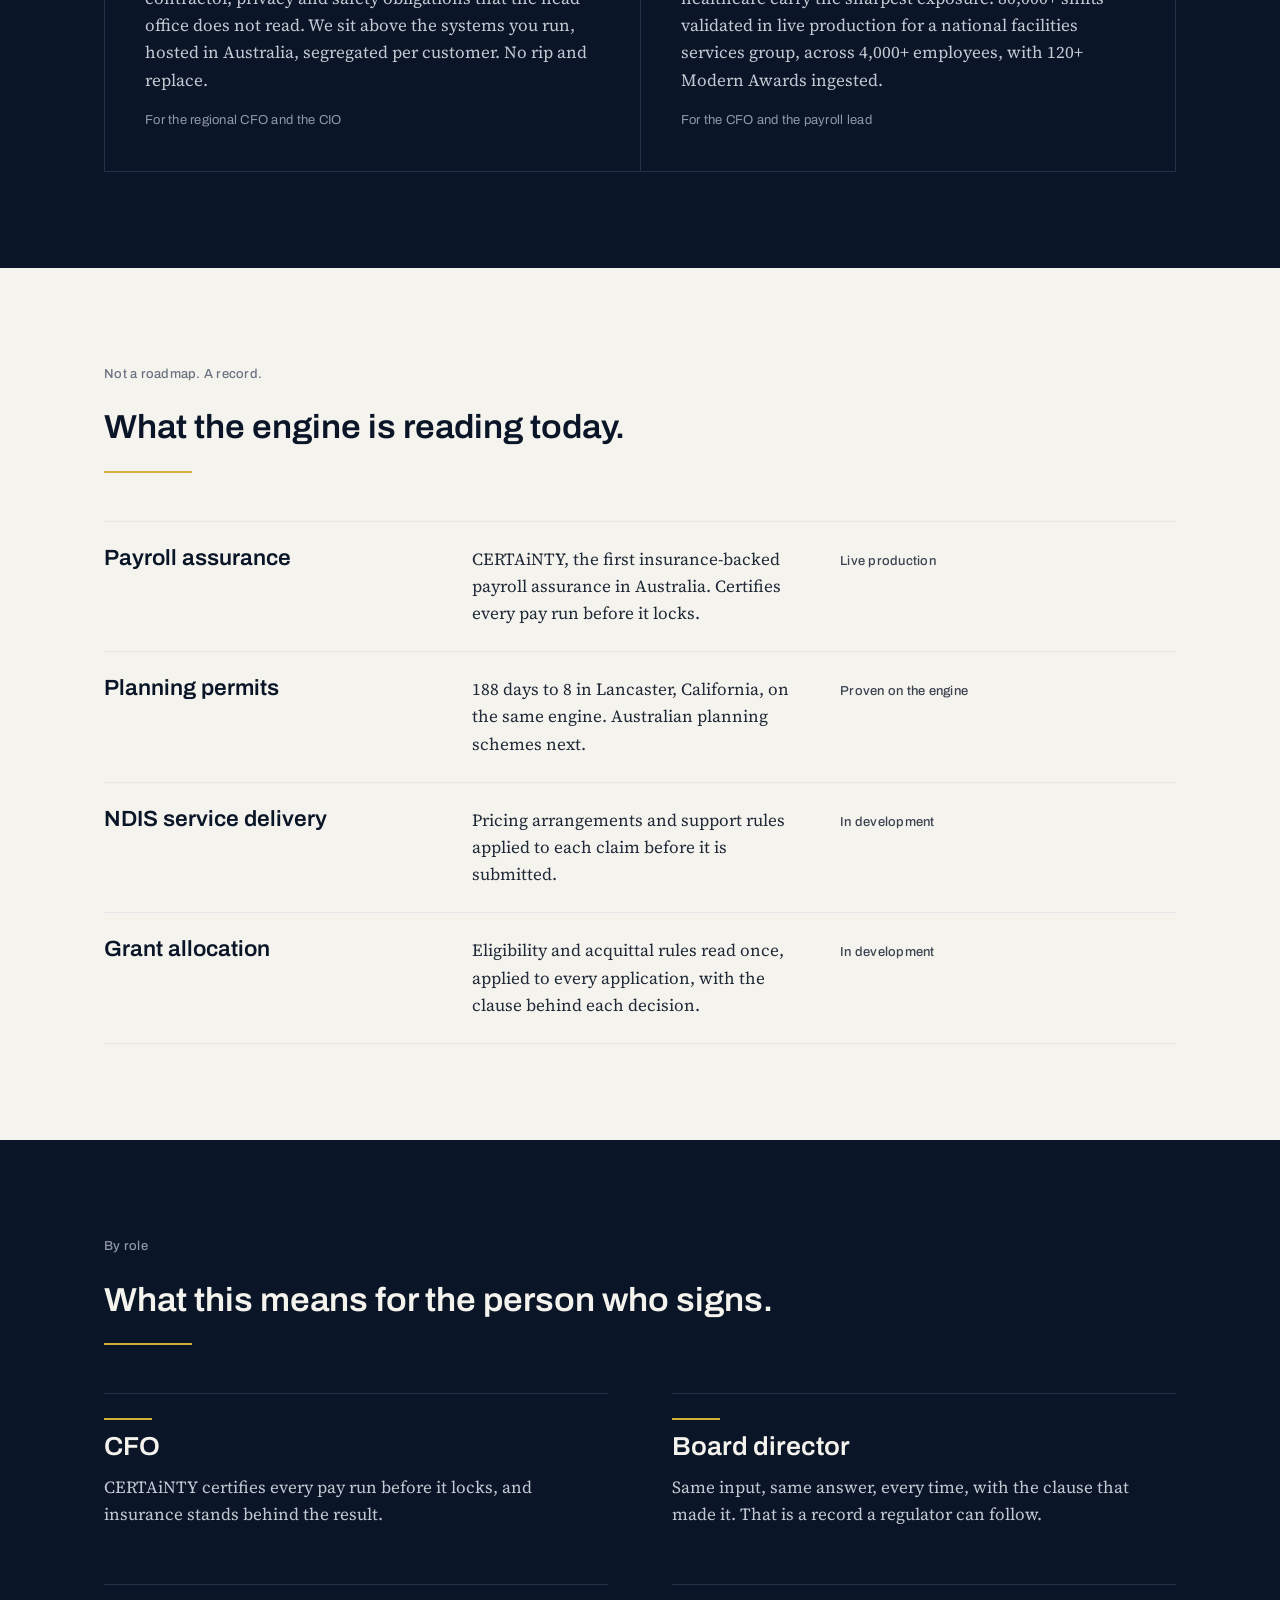
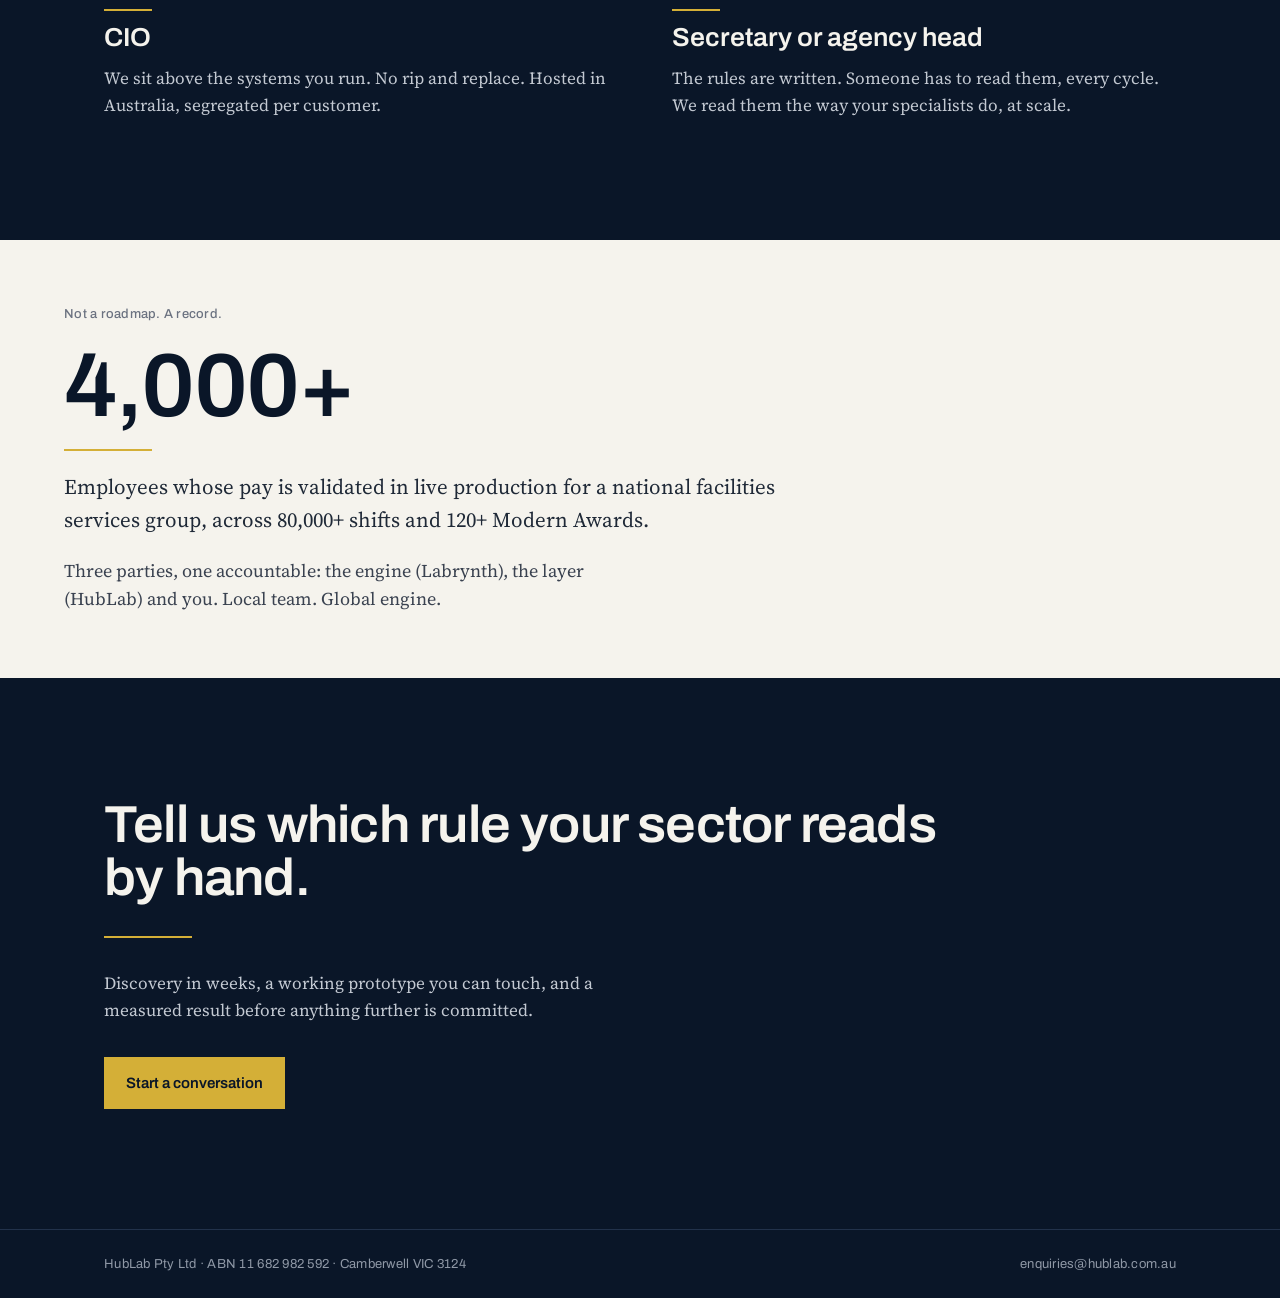
<file: HubLab_Website_Handover_Pack/04_Earlier_versions/C_One_engine_many_domains.html>
<!doctype html>
<html lang="en-AU">
<head>
<meta charset="utf-8">
<meta name="viewport" content="width=device-width, initial-scale=1">
<title>HubLab homepage, direction C: One engine, many domains</title>
<style>
@import url('https://fonts.googleapis.com/css2?family=Archivo:ital,wdth,wght@0,62..125,100..900;1,62..125,100..900&family=Source+Serif+4:ital,opsz,wght@0,8..60,400;0,8..60,500;0,8..60,600;1,8..60,400&display=swap');
</style>
<style>
/* HubLab tokens */
/* HubLab token values, applied from the design system's tokens.json so bundle.css resolves. */
:root{
  --hl-navy:#0A1628;--hl-cream:#F5F3ED;--hl-gold:#D4AF37;--hl-slate:#5A6B86;
  --hl-surface-raised:#101E34;--hl-surface-core:#13233C;--hl-ring-unlit:#1D2C45;--hl-rule:#22324B;
  --hl-text-on-navy:#F5F3ED;--hl-text-body:#C3C9D2;--hl-text-muted:#AEB6C2;--hl-text-faint:#8F98A6;
  --hl-text-on-cream:#0A1628;--hl-text-body-on-cream:#1F2937;--hl-text-muted-on-cream:#3A4250;--hl-text-faint-on-cream:#6B7280;
  --hl-rule-on-cream:#E5E7EB;--hl-gold-hover:#E2C45E;--hl-gold-pressed:#BE9A2C;--hl-link-hover:#E9D58E;
  --color-bg:var(--hl-navy);--color-surface:var(--hl-surface-raised);--color-text:var(--hl-text-on-navy);
  --color-text-muted:var(--hl-text-body);--color-accent:var(--hl-gold);--color-accent-hover:var(--hl-gold-hover);
  --color-accent-pressed:var(--hl-gold-pressed);--color-divider:var(--hl-rule);--color-bg-alt:var(--hl-cream);--color-text-alt:var(--hl-text-on-cream);
  --font-heading:"Archivo",Arial,Helvetica,sans-serif;--font-body:"Source Serif 4",Georgia,serif;--font-ui:"Archivo",Arial,Helvetica,sans-serif;
  --text-display:clamp(44px,6.5vw,88px);--text-h1:clamp(34px,4.2vw,52px);--text-h2:clamp(26px,2.6vw,34px);--text-h3:24px;
  --text-lead:20px;--text-body:17px;--text-small:14px;--text-label:13px;--text-micro:11px;
  --leading-tight:1.02;--leading-snug:1.15;--leading-body:1.6;
  --tracking-display:-0.02em;--tracking-h1:-0.015em;--tracking-label:0.02em;
  --headline-stretch:104%;--lead-stretch:102%;
  --space-1:4px;--space-2:8px;--space-3:12px;--space-4:16px;--space-5:24px;--space-6:32px;--space-7:48px;--space-8:64px;--space-9:96px;--space-10:120px;
  --page-pad:64px;--page-max:1200px;--measure-body:62ch;--measure-lead:34em;
  --radius:0px;--radius-badge:14px;--rule-w:2px;--rule-hair:1px;--rule-short:48px;--rule-long:88px;
}
.on-cream,[data-theme="cream"]{
  --color-bg:var(--hl-cream);--color-surface:var(--hl-cream);--color-text:var(--hl-text-on-cream);
  --color-text-muted:var(--hl-text-body-on-cream);--color-divider:var(--hl-rule-on-cream);
  --color-bg-alt:var(--hl-navy);--color-text-alt:var(--hl-text-on-navy);
}

/* HubLab design system base styles */

/* HubLab base styles. Values come from tokens.json; this sheet only applies them. */
body{margin:0;background:var(--color-bg);color:var(--color-text);font-family:var(--font-body);font-size:var(--text-body);line-height:var(--leading-body)}
h1,h2,h3,h4{font-family:var(--font-heading);font-weight:600;margin:0}
h1{font-size:var(--text-h1);font-stretch:var(--headline-stretch);line-height:var(--leading-tight);letter-spacing:var(--tracking-h1)}
h2{font-size:var(--text-h2);font-stretch:var(--headline-stretch);line-height:var(--leading-snug)}
h3{font-size:var(--text-h3);font-stretch:var(--lead-stretch);line-height:var(--leading-snug)}
p{margin:0;max-width:var(--measure-body)}
a{color:var(--color-text);text-decoration:underline;text-decoration-color:var(--hl-gold);text-underline-offset:3px}
a:hover{color:var(--hl-link-hover)}
.on-cream{background:var(--hl-cream);color:var(--hl-text-on-cream)}
.on-cream p,[data-theme="cream"] p{color:var(--hl-text-body-on-cream)}
.on-cream a,[data-theme="cream"] a{color:var(--hl-text-on-cream)}
.on-cream a:hover,[data-theme="cream"] a:hover{color:var(--hl-gold-pressed)}
.hl-eyebrow{font-family:var(--font-ui);font-size:var(--text-label);font-weight:500;letter-spacing:var(--tracking-label);color:var(--hl-text-faint)}
.on-cream .hl-eyebrow,[data-theme="cream"] .hl-eyebrow{color:var(--hl-text-faint-on-cream)}
.hl-rule{height:var(--rule-w);width:var(--rule-long);background:var(--hl-gold);border:0;margin:0}
.hl-rule-short{width:var(--rule-short)}
.hl-btn{display:inline-flex;align-self:flex-start;white-space:nowrap;align-items:center;gap:var(--space-2);font-family:var(--font-ui);font-size:15px;font-weight:600;padding:14px 22px;background:var(--hl-gold);color:var(--hl-navy);text-decoration:none;border:0;border-radius:var(--radius);cursor:pointer;transition:background-color 200ms ease}
.hl-btn:hover{background:var(--hl-gold-hover);color:var(--hl-navy)} .hl-btn:active{background:var(--hl-gold-pressed)}
.hl-btn-ghost{background:transparent;color:var(--color-text);box-shadow:inset 0 0 0 1px var(--hl-gold)}
.hl-btn-ghost:hover{background:rgba(212,175,55,.08);color:var(--color-text)} .hl-btn-ghost:active{background:rgba(212,175,55,.16)}
.on-cream .hl-btn-ghost,.on-cream .hl-btn-ghost:hover{color:var(--hl-navy)}
.hl-btn[disabled],.hl-btn[aria-disabled="true"]{opacity:.45;cursor:default;pointer-events:none}
.hl-card{display:flex;flex-direction:column;gap:var(--space-3);padding:var(--space-5) 0;border-top:var(--rule-hair) solid var(--color-divider)}
.hl-card-title{font-family:var(--font-heading);font-weight:600;font-stretch:var(--lead-stretch);font-size:26px;line-height:var(--leading-snug)}
.hl-card-body{font-family:var(--font-body);font-size:var(--text-body);line-height:var(--leading-body);color:var(--color-text-muted)}
.hl-record{background:var(--hl-cream);color:var(--hl-navy);padding:var(--space-8);display:flex;flex-direction:column;gap:20px}
.hl-record .hl-eyebrow{color:var(--hl-text-faint-on-cream)}
.hl-record-figure{font-family:var(--font-heading);font-weight:600;font-stretch:var(--headline-stretch);font-size:clamp(64px,7vw,96px);line-height:.95;letter-spacing:var(--tracking-display);font-feature-settings:"lnum" 1}
.hl-record-caption{font-family:var(--font-body);font-size:21px;line-height:1.55;color:var(--hl-text-body-on-cream);max-width:var(--measure-lead)}
.hl-record-body{font-family:var(--font-body);font-size:18px;line-height:var(--leading-body);color:var(--hl-text-muted-on-cream);max-width:var(--measure-body)}
:focus-visible{outline:2px solid var(--hl-gold);outline-offset:2px}
::selection{background:var(--hl-gold);color:var(--hl-navy)}

</style>
<style>
body{margin:0;background:#0A1628}
a{color:#F5F3ED}a:hover{color:#E9D58E}
</style>
</head>
<body>
<div id="top" style="font-family: var(--font-body); color: #F5F3ED; background: #0A1628; display: flex; flex-direction: column; width: 100%; min-width: 0">

<header style="border-bottom: 1px solid #22324B">
  <div style="max-width: 1200px; margin: 0 auto; padding: 24px clamp(20px, 5vw, 64px); display: flex; flex-wrap: wrap; align-items: center; justify-content: space-between; gap: 16px 32px">
    <a href="#top" style="font-family: var(--font-heading); font-weight: 600; font-stretch: 104%; font-size: 24px; line-height: 1; color: #F5F3ED; text-decoration: none">HubLab</a>
    <nav aria-label="Primary" style="display: flex; flex-wrap: wrap; gap: 8px 28px; font-family: var(--font-ui); font-size: 15px; font-weight: 500">
      <a href="#sectors" style="color: #C3C9D2; text-decoration: none">Sectors</a>
      <a href="#usecases" style="color: #C3C9D2; text-decoration: none">Use cases</a>
      <a href="#roles" style="color: #C3C9D2; text-decoration: none">By role</a>
      <a href="#record" style="color: #C3C9D2; text-decoration: none">The record</a>
      <a href="#contact" style="color: #C3C9D2; text-decoration: none">Contact</a>
    </nav>
    <a class="hl-btn hl-btn-ghost" href="#contact">Start a conversation</a>
  </div>
</header>

<section style="max-width: 1200px; margin: 0 auto; width: 100%; box-sizing: border-box; padding: 120px clamp(20px, 5vw, 64px) 96px; display: flex; flex-direction: column; gap: 32px; align-items: flex-start">
  <div class="hl-eyebrow">Australia's regulatory intelligence layer</div>
  <h1 style="margin: 0; font-family: var(--font-heading); font-weight: 600; font-stretch: 104%; font-size: clamp(44px, 6.5vw, 88px); line-height: 1.02; letter-spacing: -0.02em; color: #F5F3ED; max-width: 11em; text-wrap: pretty">One engine, many domains.</h1>
  <div role="presentation" style="height:2px;width:88px;background:#D4AF37"></div>
  <p style="margin: 0; font-size: 20px; line-height: 1.55; color: #C3C9D2; max-width: 34em">Definitive AI as a capability. The same engine reads a Modern Award, a planning scheme or a funding rule the way your specialists do, at scale, and a person signs off every finding. Wherever the gap between your systems and your obligations creates risk, that is where we work.</p>
  <div style="display: flex; flex-wrap: wrap; gap: 16px; align-items: center">
    <a class="hl-btn" href="#contact">Start a conversation</a>
    <a class="hl-btn hl-btn-ghost" href="#sectors">Find your sector</a>
  </div>
</section>

<section id="sectors" style="border-top: 1px solid #22324B">
  <div style="max-width: 1200px; margin: 0 auto; width: 100%; box-sizing: border-box; padding: 96px clamp(20px, 5vw, 64px); display: flex; flex-direction: column; gap: 48px">
    <div style="display: flex; flex-direction: column; gap: 24px; max-width: 720px">
      <div class="hl-eyebrow">Where the rules live</div>
      <h2 style="margin: 0; font-family: var(--font-heading); font-weight: 600; font-stretch: 104%; font-size: clamp(34px, 4.2vw, 52px); line-height: 1.02; letter-spacing: -0.015em; color: #F5F3ED">Four sectors. One way of working.</h2>
      <div role="presentation" style="height:2px;width:88px;background:#D4AF37"></div>
    </div>
    <div style="display: grid; grid-template-columns: repeat(auto-fit, minmax(min(520px, 100%), 1fr)); gap: 0; border-top: 1px solid #22324B; border-left: 1px solid #22324B">
      <article style="display: flex; flex-direction: column; gap: 16px; padding: 40px; border-right: 1px solid #22324B; border-bottom: 1px solid #22324B">
        <div role="presentation" style="height:2px;width:48px;background:#D4AF37"></div>
        <h3 style="margin: 0; font-family: var(--font-heading); font-weight: 600; font-stretch: 102%; font-size: 26px; line-height: 1.15; color: #F5F3ED">Wealth and superannuation</h3>
        <p style="margin: 0; font-size: 17px; line-height: 1.6; color: #C3C9D2">Product, disclosure and remediation obligations change faster than a fund can re-read them. The engine maps each obligation to the members, products and advisers it touches, and keeps the record a regulator can follow.</p>
        <p style="margin: 0; font-family: var(--font-ui); font-size: 13px; letter-spacing: 0.02em; color: #8F98A6">For the CFO and the board</p>
      </article>
      <article style="display: flex; flex-direction: column; gap: 16px; padding: 40px; border-right: 1px solid #22324B; border-bottom: 1px solid #22324B">
        <div role="presentation" style="height:2px;width:48px;background:#D4AF37"></div>
        <h3 style="margin: 0; font-family: var(--font-heading); font-weight: 600; font-stretch: 102%; font-size: 26px; line-height: 1.15; color: #F5F3ED">Government</h3>
        <p style="margin: 0; font-size: 17px; line-height: 1.6; color: #C3C9D2">The rules are written. Someone has to read them, every cycle. Planning, grants and service delivery all turn on an assessment a specialist makes by hand. Planning permits in Lancaster, California went from 188 days to 8 on the same engine.</p>
        <p style="margin: 0; font-family: var(--font-ui); font-size: 13px; letter-spacing: 0.02em; color: #8F98A6">For the secretary and the CFO</p>
      </article>
      <article style="display: flex; flex-direction: column; gap: 16px; padding: 40px; border-right: 1px solid #22324B; border-bottom: 1px solid #22324B">
        <div role="presentation" style="height:2px;width:48px;background:#D4AF37"></div>
        <h3 style="margin: 0; font-family: var(--font-heading); font-weight: 600; font-stretch: 102%; font-size: 26px; line-height: 1.15; color: #F5F3ED">Technology and platforms</h3>
        <p style="margin: 0; font-size: 17px; line-height: 1.6; color: #C3C9D2">A global business carries Australian workforce, contractor, privacy and safety obligations that the head office does not read. We sit above the systems you run, hosted in Australia, segregated per customer. No rip and replace.</p>
        <p style="margin: 0; font-family: var(--font-ui); font-size: 13px; letter-spacing: 0.02em; color: #8F98A6">For the regional CFO and the CIO</p>
      </article>
      <article style="display: flex; flex-direction: column; gap: 16px; padding: 40px; border-right: 1px solid #22324B; border-bottom: 1px solid #22324B">
        <div role="presentation" style="height:2px;width:48px;background:#D4AF37"></div>
        <h3 style="margin: 0; font-family: var(--font-heading); font-weight: 600; font-stretch: 102%; font-size: 26px; line-height: 1.15; color: #F5F3ED">Enterprise</h3>
        <p style="margin: 0; font-size: 17px; line-height: 1.6; color: #C3C9D2">Payroll-heavy businesses in facilities, hospitality and healthcare carry the sharpest exposure. 80,000+ shifts validated in live production for a national facilities services group, across 4,000+ employees, with 120+ Modern Awards ingested.</p>
        <p style="margin: 0; font-family: var(--font-ui); font-size: 13px; letter-spacing: 0.02em; color: #8F98A6">For the CFO and the payroll lead</p>
      </article>
    </div>
  </div>
</section>

<section id="usecases" class="on-cream" style="background: #F5F3ED; color: #0A1628">
  <div style="max-width: 1200px; margin: 0 auto; width: 100%; box-sizing: border-box; padding: 96px clamp(20px, 5vw, 64px); display: flex; flex-direction: column; gap: 48px">
    <div style="display: flex; flex-direction: column; gap: 24px; max-width: 720px">
      <div class="hl-eyebrow" style="color:var(--hl-text-faint-on-cream)">Not a roadmap. A record.</div>
      <h2 style="margin: 0; font-family: var(--font-heading); font-weight: 600; font-stretch: 104%; font-size: clamp(26px, 2.6vw, 34px); line-height: 1.15; color: #0A1628">What the engine is reading today.</h2>
      <div role="presentation" style="height:2px;width:88px;background:#D4AF37"></div>
    </div>
    <div style="display: flex; flex-direction: column; border-top: 1px solid #E5E7EB">
      <div style="display: grid; grid-template-columns: repeat(auto-fit, minmax(min(220px, 100%), 1fr)); gap: 16px 32px; padding: 24px 0; border-bottom: 1px solid #E5E7EB; align-items: baseline">
        <span style="font-family: var(--font-heading); font-weight: 600; font-stretch: 102%; font-size: 22px; line-height: 1.15; color: #0A1628">Payroll assurance</span>
        <span style="font-size: 17px; line-height: 1.6; color: #1F2937">CERTAiNTY, the first insurance-backed payroll assurance in Australia. Certifies every pay run before it locks.</span>
        <span style="font-family: var(--font-ui); font-size: 13px; font-weight: 500; letter-spacing: 0.02em; color: #3A4250">Live production</span>
      </div>
      <div style="display: grid; grid-template-columns: repeat(auto-fit, minmax(min(220px, 100%), 1fr)); gap: 16px 32px; padding: 24px 0; border-bottom: 1px solid #E5E7EB; align-items: baseline">
        <span style="font-family: var(--font-heading); font-weight: 600; font-stretch: 102%; font-size: 22px; line-height: 1.15; color: #0A1628">Planning permits</span>
        <span style="font-size: 17px; line-height: 1.6; color: #1F2937">188 days to 8 in Lancaster, California, on the same engine. Australian planning schemes next.</span>
        <span style="font-family: var(--font-ui); font-size: 13px; font-weight: 500; letter-spacing: 0.02em; color: #3A4250">Proven on the engine</span>
      </div>
      <div style="display: grid; grid-template-columns: repeat(auto-fit, minmax(min(220px, 100%), 1fr)); gap: 16px 32px; padding: 24px 0; border-bottom: 1px solid #E5E7EB; align-items: baseline">
        <span style="font-family: var(--font-heading); font-weight: 600; font-stretch: 102%; font-size: 22px; line-height: 1.15; color: #0A1628">NDIS service delivery</span>
        <span style="font-size: 17px; line-height: 1.6; color: #1F2937">Pricing arrangements and support rules applied to each claim before it is submitted.</span>
        <span style="font-family: var(--font-ui); font-size: 13px; font-weight: 500; letter-spacing: 0.02em; color: #3A4250">In development</span>
      </div>
      <div style="display: grid; grid-template-columns: repeat(auto-fit, minmax(min(220px, 100%), 1fr)); gap: 16px 32px; padding: 24px 0; border-bottom: 1px solid #E5E7EB; align-items: baseline">
        <span style="font-family: var(--font-heading); font-weight: 600; font-stretch: 102%; font-size: 22px; line-height: 1.15; color: #0A1628">Grant allocation</span>
        <span style="font-size: 17px; line-height: 1.6; color: #1F2937">Eligibility and acquittal rules read once, applied to every application, with the clause behind each decision.</span>
        <span style="font-family: var(--font-ui); font-size: 13px; font-weight: 500; letter-spacing: 0.02em; color: #3A4250">In development</span>
      </div>
    </div>
  </div>
</section>

<section id="roles" style="max-width: 1200px; margin: 0 auto; width: 100%; box-sizing: border-box; padding: 96px clamp(20px, 5vw, 64px); display: flex; flex-direction: column; gap: 48px">
  <div style="display: flex; flex-direction: column; gap: 24px; max-width: 720px">
    <div class="hl-eyebrow">By role</div>
    <h2 style="margin: 0; font-family: var(--font-heading); font-weight: 600; font-stretch: 104%; font-size: clamp(26px, 2.6vw, 34px); line-height: 1.15; color: #F5F3ED">What this means for the person who signs.</h2>
    <div role="presentation" style="height:2px;width:88px;background:#D4AF37"></div>
  </div>
  <div style="display: grid; grid-template-columns: repeat(auto-fit, minmax(min(340px, 100%), 1fr)); gap: 32px 64px">
    <div class="hl-card"><div role="presentation" style="height:2px;width:48px;background:#D4AF37"></div><div class="hl-card-title">CFO</div><div class="hl-card-body">CERTAiNTY certifies every pay run before it locks, and insurance stands behind the result.</div></div>
    <div class="hl-card"><div role="presentation" style="height:2px;width:48px;background:#D4AF37"></div><div class="hl-card-title">Board director</div><div class="hl-card-body">Same input, same answer, every time, with the clause that made it. That is a record a regulator can follow.</div></div>
    <div class="hl-card"><div role="presentation" style="height:2px;width:48px;background:#D4AF37"></div><div class="hl-card-title">CIO</div><div class="hl-card-body">We sit above the systems you run. No rip and replace. Hosted in Australia, segregated per customer.</div></div>
    <div class="hl-card"><div role="presentation" style="height:2px;width:48px;background:#D4AF37"></div><div class="hl-card-title">Secretary or agency head</div><div class="hl-card-body">The rules are written. Someone has to read them, every cycle. We read them the way your specialists do, at scale.</div></div>
  </div>
</section>

<section class="hl-record" id="record"><div class="hl-eyebrow" style="color:var(--hl-text-faint-on-cream)">Not a roadmap. A record.</div><div class="hl-record-figure">4,000+</div><div role="presentation" style="height:2px;width:88px;background:#D4AF37"></div><p class="hl-record-caption">Employees whose pay is validated in live production for a national facilities services group, across 80,000+ shifts and 120+ Modern Awards.</p><p class="hl-record-body">Three parties, one accountable: the engine (Labrynth), the layer (HubLab) and you. Local team. Global engine.</p></section>

<section id="contact" style="max-width: 1200px; margin: 0 auto; width: 100%; box-sizing: border-box; padding: 120px clamp(20px, 5vw, 64px); display: flex; flex-direction: column; gap: 32px">
  <h2 style="margin: 0; font-family: var(--font-heading); font-weight: 600; font-stretch: 104%; font-size: clamp(34px, 4.2vw, 52px); line-height: 1.02; letter-spacing: -0.015em; color: #F5F3ED; max-width: 16em; text-wrap: pretty">Tell us which rule your sector reads by hand.</h2>
  <div role="presentation" style="height:2px;width:88px;background:#D4AF37"></div>
  <p style="margin: 0; font-size: 17px; line-height: 1.6; color: #C3C9D2; max-width: 62ch">Discovery in weeks, a working prototype you can touch, and a measured result before anything further is committed.</p>
  <a class="hl-btn" href="mailto:enquiries@hublab.com.au">Start a conversation</a>
</section>

<footer style="border-top: 1px solid #22324B">
  <div style="max-width: 1200px; margin: 0 auto; width: 100%; box-sizing: border-box; padding: 24px clamp(20px, 5vw, 64px); display: flex; flex-wrap: wrap; justify-content: space-between; gap: 8px 24px; font-family: var(--font-ui); font-size: 13px; letter-spacing: 0.02em; color: #8F98A6">
    <span>HubLab Pty Ltd · ABN 11 682 982 592 · Camberwell VIC 3124</span>
    <span>enquiries@hublab.com.au</span>
  </div>
</footer>

</div>

</body>
</html>
</file>
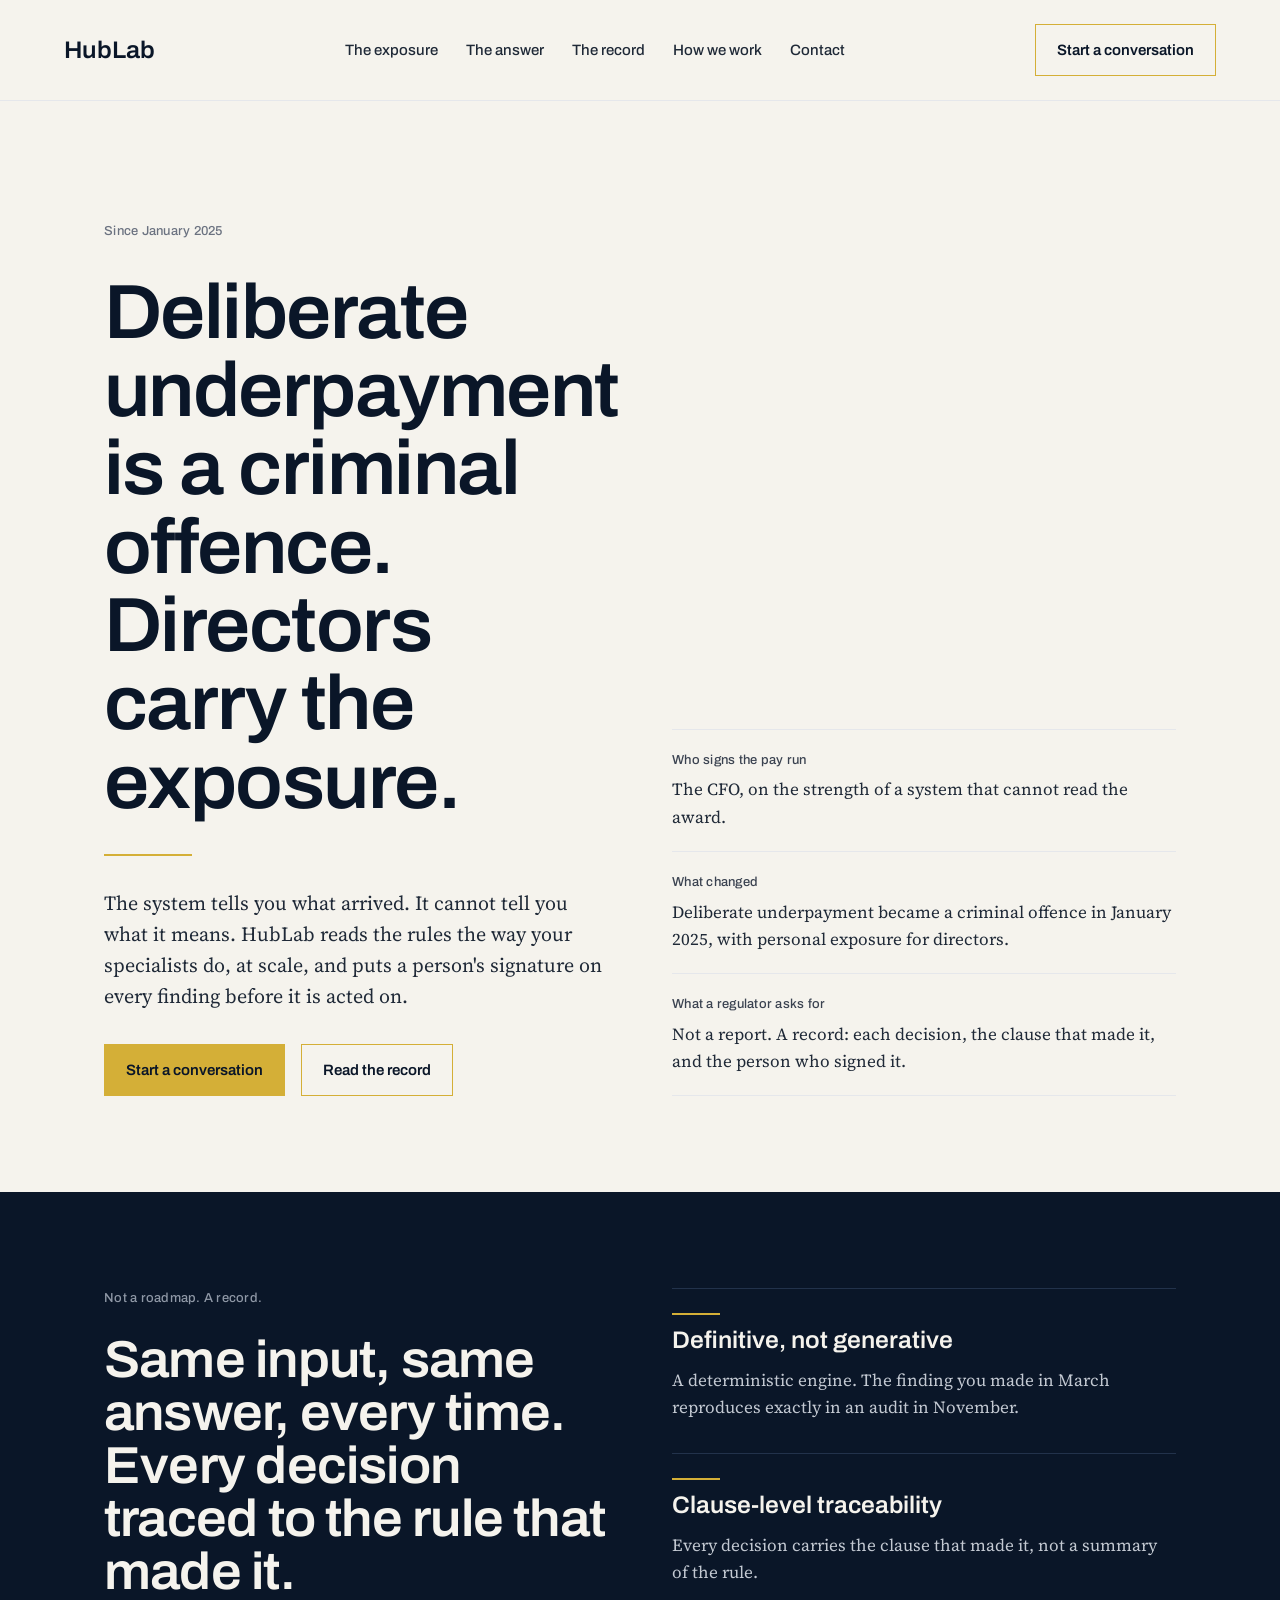
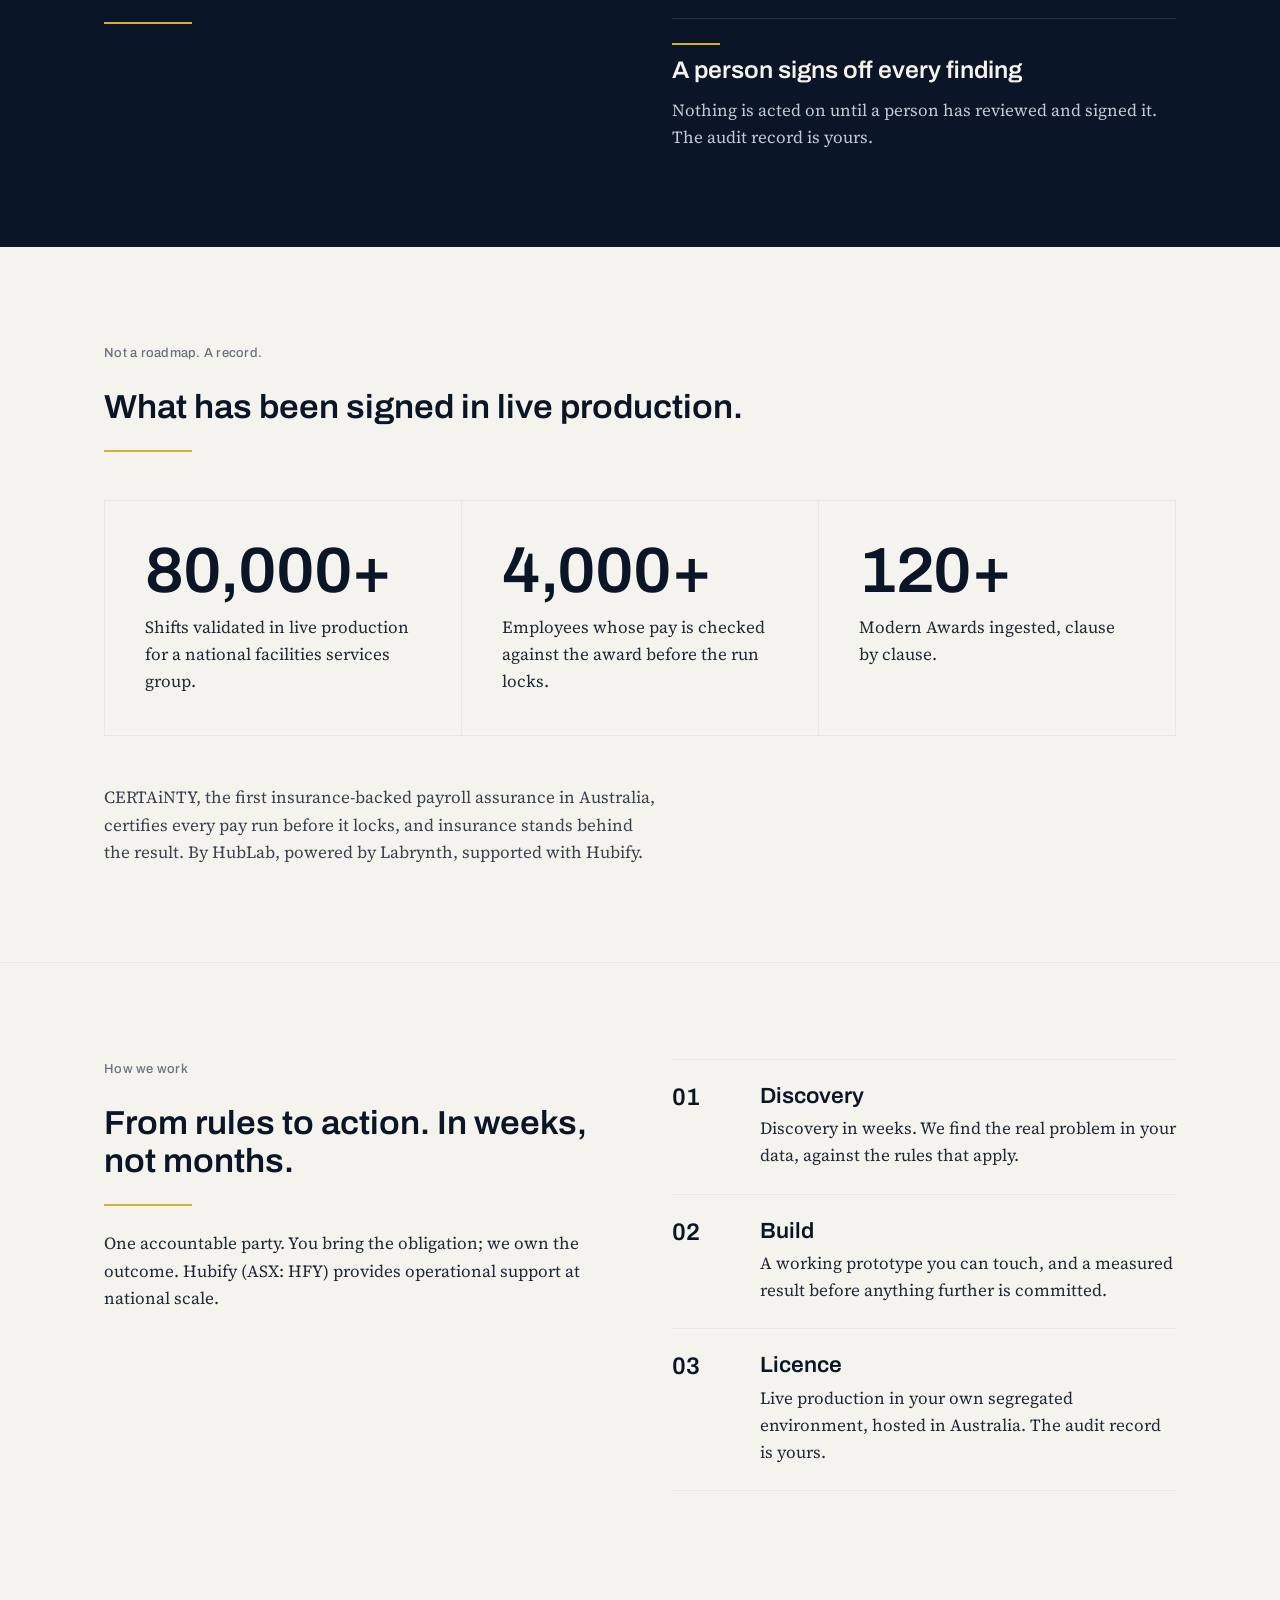
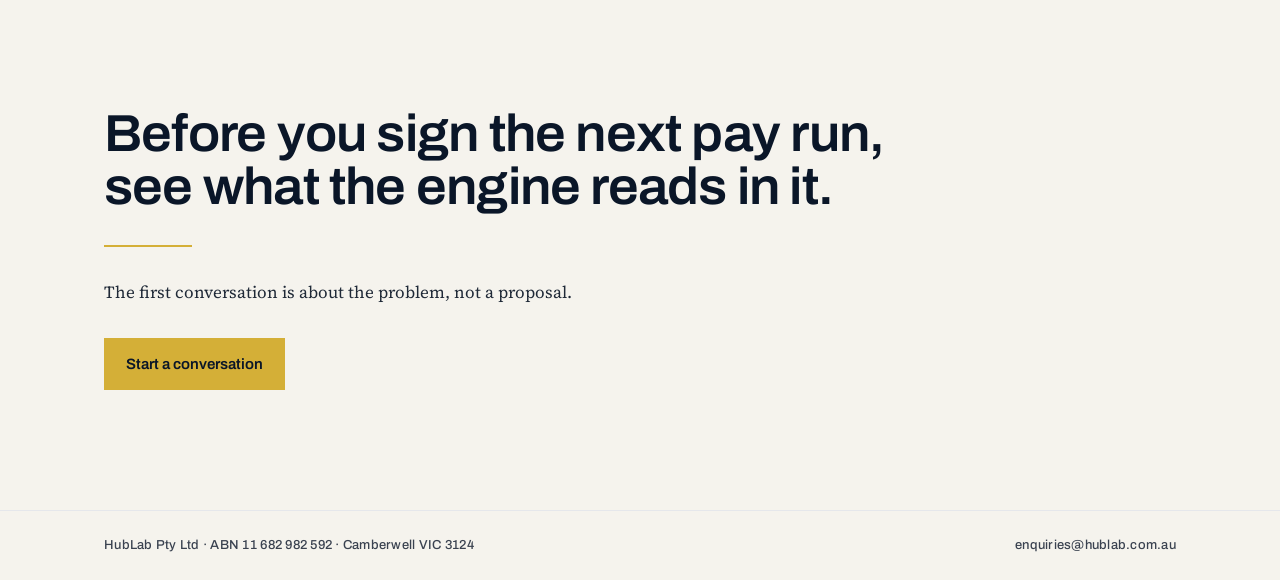
<file: HubLab_Website_Handover_Pack/04_Earlier_versions/D_The_exposure.html>
<!doctype html>
<html lang="en-AU">
<head>
<meta charset="utf-8">
<meta name="viewport" content="width=device-width, initial-scale=1">
<title>HubLab homepage, direction D: The exposure</title>
<style>
@import url('https://fonts.googleapis.com/css2?family=Archivo:ital,wdth,wght@0,62..125,100..900;1,62..125,100..900&family=Source+Serif+4:ital,opsz,wght@0,8..60,400;0,8..60,500;0,8..60,600;1,8..60,400&display=swap');
</style>
<style>
/* HubLab tokens */
/* HubLab token values, applied from the design system's tokens.json so bundle.css resolves. */
:root{
  --hl-navy:#0A1628;--hl-cream:#F5F3ED;--hl-gold:#D4AF37;--hl-slate:#5A6B86;
  --hl-surface-raised:#101E34;--hl-surface-core:#13233C;--hl-ring-unlit:#1D2C45;--hl-rule:#22324B;
  --hl-text-on-navy:#F5F3ED;--hl-text-body:#C3C9D2;--hl-text-muted:#AEB6C2;--hl-text-faint:#8F98A6;
  --hl-text-on-cream:#0A1628;--hl-text-body-on-cream:#1F2937;--hl-text-muted-on-cream:#3A4250;--hl-text-faint-on-cream:#6B7280;
  --hl-rule-on-cream:#E5E7EB;--hl-gold-hover:#E2C45E;--hl-gold-pressed:#BE9A2C;--hl-link-hover:#E9D58E;
  --color-bg:var(--hl-navy);--color-surface:var(--hl-surface-raised);--color-text:var(--hl-text-on-navy);
  --color-text-muted:var(--hl-text-body);--color-accent:var(--hl-gold);--color-accent-hover:var(--hl-gold-hover);
  --color-accent-pressed:var(--hl-gold-pressed);--color-divider:var(--hl-rule);--color-bg-alt:var(--hl-cream);--color-text-alt:var(--hl-text-on-cream);
  --font-heading:"Archivo",Arial,Helvetica,sans-serif;--font-body:"Source Serif 4",Georgia,serif;--font-ui:"Archivo",Arial,Helvetica,sans-serif;
  --text-display:clamp(44px,6.5vw,88px);--text-h1:clamp(34px,4.2vw,52px);--text-h2:clamp(26px,2.6vw,34px);--text-h3:24px;
  --text-lead:20px;--text-body:17px;--text-small:14px;--text-label:13px;--text-micro:11px;
  --leading-tight:1.02;--leading-snug:1.15;--leading-body:1.6;
  --tracking-display:-0.02em;--tracking-h1:-0.015em;--tracking-label:0.02em;
  --headline-stretch:104%;--lead-stretch:102%;
  --space-1:4px;--space-2:8px;--space-3:12px;--space-4:16px;--space-5:24px;--space-6:32px;--space-7:48px;--space-8:64px;--space-9:96px;--space-10:120px;
  --page-pad:64px;--page-max:1200px;--measure-body:62ch;--measure-lead:34em;
  --radius:0px;--radius-badge:14px;--rule-w:2px;--rule-hair:1px;--rule-short:48px;--rule-long:88px;
}
.on-cream,[data-theme="cream"]{
  --color-bg:var(--hl-cream);--color-surface:var(--hl-cream);--color-text:var(--hl-text-on-cream);
  --color-text-muted:var(--hl-text-body-on-cream);--color-divider:var(--hl-rule-on-cream);
  --color-bg-alt:var(--hl-navy);--color-text-alt:var(--hl-text-on-navy);
}

/* HubLab design system base styles */

/* HubLab base styles. Values come from tokens.json; this sheet only applies them. */
body{margin:0;background:var(--color-bg);color:var(--color-text);font-family:var(--font-body);font-size:var(--text-body);line-height:var(--leading-body)}
h1,h2,h3,h4{font-family:var(--font-heading);font-weight:600;margin:0}
h1{font-size:var(--text-h1);font-stretch:var(--headline-stretch);line-height:var(--leading-tight);letter-spacing:var(--tracking-h1)}
h2{font-size:var(--text-h2);font-stretch:var(--headline-stretch);line-height:var(--leading-snug)}
h3{font-size:var(--text-h3);font-stretch:var(--lead-stretch);line-height:var(--leading-snug)}
p{margin:0;max-width:var(--measure-body)}
a{color:var(--color-text);text-decoration:underline;text-decoration-color:var(--hl-gold);text-underline-offset:3px}
a:hover{color:var(--hl-link-hover)}
.on-cream{background:var(--hl-cream);color:var(--hl-text-on-cream)}
.on-cream p,[data-theme="cream"] p{color:var(--hl-text-body-on-cream)}
.on-cream a,[data-theme="cream"] a{color:var(--hl-text-on-cream)}
.on-cream a:hover,[data-theme="cream"] a:hover{color:var(--hl-gold-pressed)}
.hl-eyebrow{font-family:var(--font-ui);font-size:var(--text-label);font-weight:500;letter-spacing:var(--tracking-label);color:var(--hl-text-faint)}
.on-cream .hl-eyebrow,[data-theme="cream"] .hl-eyebrow{color:var(--hl-text-faint-on-cream)}
.hl-rule{height:var(--rule-w);width:var(--rule-long);background:var(--hl-gold);border:0;margin:0}
.hl-rule-short{width:var(--rule-short)}
.hl-btn{display:inline-flex;align-self:flex-start;white-space:nowrap;align-items:center;gap:var(--space-2);font-family:var(--font-ui);font-size:15px;font-weight:600;padding:14px 22px;background:var(--hl-gold);color:var(--hl-navy);text-decoration:none;border:0;border-radius:var(--radius);cursor:pointer;transition:background-color 200ms ease}
.hl-btn:hover{background:var(--hl-gold-hover);color:var(--hl-navy)} .hl-btn:active{background:var(--hl-gold-pressed)}
.hl-btn-ghost{background:transparent;color:var(--color-text);box-shadow:inset 0 0 0 1px var(--hl-gold)}
.hl-btn-ghost:hover{background:rgba(212,175,55,.08);color:var(--color-text)} .hl-btn-ghost:active{background:rgba(212,175,55,.16)}
.on-cream .hl-btn-ghost,.on-cream .hl-btn-ghost:hover{color:var(--hl-navy)}
.hl-btn[disabled],.hl-btn[aria-disabled="true"]{opacity:.45;cursor:default;pointer-events:none}
.hl-card{display:flex;flex-direction:column;gap:var(--space-3);padding:var(--space-5) 0;border-top:var(--rule-hair) solid var(--color-divider)}
.hl-card-title{font-family:var(--font-heading);font-weight:600;font-stretch:var(--lead-stretch);font-size:26px;line-height:var(--leading-snug)}
.hl-card-body{font-family:var(--font-body);font-size:var(--text-body);line-height:var(--leading-body);color:var(--color-text-muted)}
.hl-record{background:var(--hl-cream);color:var(--hl-navy);padding:var(--space-8);display:flex;flex-direction:column;gap:20px}
.hl-record .hl-eyebrow{color:var(--hl-text-faint-on-cream)}
.hl-record-figure{font-family:var(--font-heading);font-weight:600;font-stretch:var(--headline-stretch);font-size:clamp(64px,7vw,96px);line-height:.95;letter-spacing:var(--tracking-display);font-feature-settings:"lnum" 1}
.hl-record-caption{font-family:var(--font-body);font-size:21px;line-height:1.55;color:var(--hl-text-body-on-cream);max-width:var(--measure-lead)}
.hl-record-body{font-family:var(--font-body);font-size:18px;line-height:var(--leading-body);color:var(--hl-text-muted-on-cream);max-width:var(--measure-body)}
:focus-visible{outline:2px solid var(--hl-gold);outline-offset:2px}
::selection{background:var(--hl-gold);color:var(--hl-navy)}

</style>
<style>
body{margin:0;background:#F5F3ED}
a{color:#0A1628}a:hover{color:#BE9A2C}
</style>
</head>
<body>
<div id="top" class="on-cream" data-theme="cream" style="font-family: var(--font-body); color: #0A1628; background: #F5F3ED; display: flex; flex-direction: column; width: 100%; min-width: 0">

<header style="border-bottom: 1px solid #E5E7EB">
  <div style="max-width: 1200px; margin: 0 auto; padding: 24px clamp(20px, 5vw, 64px); display: flex; flex-wrap: wrap; align-items: center; justify-content: space-between; gap: 16px 32px">
    <a href="#top" style="font-family: var(--font-heading); font-weight: 600; font-stretch: 104%; font-size: 24px; line-height: 1; color: #0A1628; text-decoration: none">HubLab</a>
    <nav aria-label="Primary" style="display: flex; flex-wrap: wrap; gap: 8px 28px; font-family: var(--font-ui); font-size: 15px; font-weight: 500">
      <a href="#exposure" style="color: #1F2937; text-decoration: none">The exposure</a>
      <a href="#answer" style="color: #1F2937; text-decoration: none">The answer</a>
      <a href="#ledger" style="color: #1F2937; text-decoration: none">The record</a>
      <a href="#engagement" style="color: #1F2937; text-decoration: none">How we work</a>
      <a href="#contact" style="color: #1F2937; text-decoration: none">Contact</a>
    </nav>
    <a class="hl-btn hl-btn-ghost" href="#contact">Start a conversation</a>
  </div>
</header>

<section id="exposure" style="max-width: 1200px; margin: 0 auto; width: 100%; box-sizing: border-box; padding: 120px clamp(20px, 5vw, 64px) 96px; display: grid; grid-template-columns: repeat(auto-fit, minmax(min(440px, 100%), 1fr)); gap: 64px; align-items: end">
  <div style="display: flex; flex-direction: column; gap: 32px; min-width: 0">
    <div class="hl-eyebrow" style="color:var(--hl-text-faint-on-cream)">Since January 2025</div>
    <h1 style="margin: 0; font-family: var(--font-heading); font-weight: 600; font-stretch: 104%; font-size: clamp(44px, 6vw, 80px); line-height: 1.02; letter-spacing: -0.02em; color: #0A1628; max-width: 11em; text-wrap: pretty">Deliberate underpayment is a criminal offence. Directors carry the exposure.</h1>
    <div role="presentation" style="height:2px;width:88px;background:#D4AF37"></div>
    <p style="margin: 0; font-size: 20px; line-height: 1.55; color: #1F2937; max-width: 34em">The system tells you what arrived. It cannot tell you what it means. HubLab reads the rules the way your specialists do, at scale, and puts a person's signature on every finding before it is acted on.</p>
    <div style="display: flex; flex-wrap: wrap; gap: 16px; align-items: center">
      <a class="hl-btn" href="#contact">Start a conversation</a>
      <a class="hl-btn hl-btn-ghost" href="#ledger">Read the record</a>
    </div>
  </div>
  <dl style="margin: 0; display: flex; flex-direction: column; border-top: 1px solid #E5E7EB; min-width: 0">
    <div style="display: flex; flex-direction: column; gap: 6px; padding: 20px 0; border-bottom: 1px solid #E5E7EB">
      <dt style="font-family: var(--font-ui); font-size: 13px; font-weight: 500; letter-spacing: 0.02em; color: #3A4250">Who signs the pay run</dt>
      <dd style="margin: 0; font-size: 17px; line-height: 1.6; color: #1F2937">The CFO, on the strength of a system that cannot read the award.</dd>
    </div>
    <div style="display: flex; flex-direction: column; gap: 6px; padding: 20px 0; border-bottom: 1px solid #E5E7EB">
      <dt style="font-family: var(--font-ui); font-size: 13px; font-weight: 500; letter-spacing: 0.02em; color: #3A4250">What changed</dt>
      <dd style="margin: 0; font-size: 17px; line-height: 1.6; color: #1F2937">Deliberate underpayment became a criminal offence in January 2025, with personal exposure for directors.</dd>
    </div>
    <div style="display: flex; flex-direction: column; gap: 6px; padding: 20px 0; border-bottom: 1px solid #E5E7EB">
      <dt style="font-family: var(--font-ui); font-size: 13px; font-weight: 500; letter-spacing: 0.02em; color: #3A4250">What a regulator asks for</dt>
      <dd style="margin: 0; font-size: 17px; line-height: 1.6; color: #1F2937">Not a report. A record: each decision, the clause that made it, and the person who signed it.</dd>
    </div>
  </dl>
</section>

<section id="answer" style="background: #0A1628; color: #F5F3ED">
  <div style="max-width: 1200px; margin: 0 auto; width: 100%; box-sizing: border-box; padding: 96px clamp(20px, 5vw, 64px); display: grid; grid-template-columns: repeat(auto-fit, minmax(min(380px, 100%), 1fr)); gap: 64px; align-items: start">
    <div style="display: flex; flex-direction: column; gap: 24px">
      <div style="font-family: var(--font-ui); font-size: 13px; font-weight: 500; letter-spacing: 0.02em; color: #8F98A6">Not a roadmap. A record.</div>
      <h2 style="margin: 0; font-family: var(--font-heading); font-weight: 600; font-stretch: 104%; font-size: clamp(34px, 4.2vw, 52px); line-height: 1.02; letter-spacing: -0.015em; color: #F5F3ED; text-wrap: pretty">Same input, same answer, every time. Every decision traced to the rule that made it.</h2>
      <div role="presentation" style="height: 2px; width: 88px; background: #D4AF37"></div>
    </div>
    <div style="display: flex; flex-direction: column; gap: 32px">
      <div style="display: flex; flex-direction: column; gap: 12px; padding-top: 24px; border-top: 1px solid #22324B">
        <div role="presentation" style="height: 2px; width: 48px; background: #D4AF37"></div>
        <h3 style="margin: 0; font-family: var(--font-heading); font-weight: 600; font-stretch: 102%; font-size: 24px; line-height: 1.15; color: #F5F3ED">Definitive, not generative</h3>
        <p style="margin: 0; font-size: 17px; line-height: 1.6; color: #C3C9D2">A deterministic engine. The finding you made in March reproduces exactly in an audit in November.</p>
      </div>
      <div style="display: flex; flex-direction: column; gap: 12px; padding-top: 24px; border-top: 1px solid #22324B">
        <div role="presentation" style="height: 2px; width: 48px; background: #D4AF37"></div>
        <h3 style="margin: 0; font-family: var(--font-heading); font-weight: 600; font-stretch: 102%; font-size: 24px; line-height: 1.15; color: #F5F3ED">Clause-level traceability</h3>
        <p style="margin: 0; font-size: 17px; line-height: 1.6; color: #C3C9D2">Every decision carries the clause that made it, not a summary of the rule.</p>
      </div>
      <div style="display: flex; flex-direction: column; gap: 12px; padding-top: 24px; border-top: 1px solid #22324B">
        <div role="presentation" style="height: 2px; width: 48px; background: #D4AF37"></div>
        <h3 style="margin: 0; font-family: var(--font-heading); font-weight: 600; font-stretch: 102%; font-size: 24px; line-height: 1.15; color: #F5F3ED">A person signs off every finding</h3>
        <p style="margin: 0; font-size: 17px; line-height: 1.6; color: #C3C9D2">Nothing is acted on until a person has reviewed and signed it. The audit record is yours.</p>
      </div>
    </div>
  </div>
</section>

<section id="ledger" style="max-width: 1200px; margin: 0 auto; width: 100%; box-sizing: border-box; padding: 96px clamp(20px, 5vw, 64px); display: flex; flex-direction: column; gap: 48px">
  <div style="display: flex; flex-direction: column; gap: 24px; max-width: 720px">
    <div class="hl-eyebrow" style="color:var(--hl-text-faint-on-cream)">Not a roadmap. A record.</div>
    <h2 style="margin: 0; font-family: var(--font-heading); font-weight: 600; font-stretch: 104%; font-size: clamp(26px, 2.6vw, 34px); line-height: 1.15; color: #0A1628">What has been signed in live production.</h2>
    <div role="presentation" style="height:2px;width:88px;background:#D4AF37"></div>
  </div>
  <div style="display: grid; grid-template-columns: repeat(auto-fit, minmax(min(280px, 100%), 1fr)); gap: 0; border-top: 1px solid #E5E7EB; border-left: 1px solid #E5E7EB">
    <div style="display: flex; flex-direction: column; gap: 12px; padding: 40px; border-right: 1px solid #E5E7EB; border-bottom: 1px solid #E5E7EB">
      <span style="font-family: var(--font-heading); font-weight: 600; font-stretch: 104%; font-size: clamp(48px, 5vw, 72px); line-height: 0.95; letter-spacing: -0.02em; color: #0A1628; font-feature-settings: 'lnum' 1">80,000+</span>
      <span style="font-size: 17px; line-height: 1.6; color: #1F2937">Shifts validated in live production for a national facilities services group.</span>
    </div>
    <div style="display: flex; flex-direction: column; gap: 12px; padding: 40px; border-right: 1px solid #E5E7EB; border-bottom: 1px solid #E5E7EB">
      <span style="font-family: var(--font-heading); font-weight: 600; font-stretch: 104%; font-size: clamp(48px, 5vw, 72px); line-height: 0.95; letter-spacing: -0.02em; color: #0A1628; font-feature-settings: 'lnum' 1">4,000+</span>
      <span style="font-size: 17px; line-height: 1.6; color: #1F2937">Employees whose pay is checked against the award before the run locks.</span>
    </div>
    <div style="display: flex; flex-direction: column; gap: 12px; padding: 40px; border-right: 1px solid #E5E7EB; border-bottom: 1px solid #E5E7EB">
      <span style="font-family: var(--font-heading); font-weight: 600; font-stretch: 104%; font-size: clamp(48px, 5vw, 72px); line-height: 0.95; letter-spacing: -0.02em; color: #0A1628; font-feature-settings: 'lnum' 1">120+</span>
      <span style="font-size: 17px; line-height: 1.6; color: #1F2937">Modern Awards ingested, clause by clause.</span>
    </div>
  </div>
  <p style="margin: 0; font-size: 17px; line-height: 1.6; color: #3A4250; max-width: 62ch">CERTAiNTY, the first insurance-backed payroll assurance in Australia, certifies every pay run before it locks, and insurance stands behind the result. By HubLab, powered by Labrynth, supported with Hubify.</p>
</section>

<section id="engagement" style="border-top: 1px solid #E5E7EB">
  <div style="max-width: 1200px; margin: 0 auto; width: 100%; box-sizing: border-box; padding: 96px clamp(20px, 5vw, 64px); display: grid; grid-template-columns: repeat(auto-fit, minmax(min(380px, 100%), 1fr)); gap: 64px">
    <div style="display: flex; flex-direction: column; gap: 24px">
      <div class="hl-eyebrow" style="color:var(--hl-text-faint-on-cream)">How we work</div>
      <h2 style="margin: 0; font-family: var(--font-heading); font-weight: 600; font-stretch: 104%; font-size: clamp(26px, 2.6vw, 34px); line-height: 1.15; color: #0A1628">From rules to action. In weeks, not months.</h2>
      <div role="presentation" style="height:2px;width:88px;background:#D4AF37"></div>
      <p style="margin: 0; font-size: 17px; line-height: 1.6; color: #1F2937; max-width: 62ch">One accountable party. You bring the obligation; we own the outcome. Hubify (ASX: HFY) provides operational support at national scale.</p>
    </div>
    <ol style="margin: 0; padding: 0; list-style: none; display: flex; flex-direction: column; gap: 0; border-top: 1px solid #E5E7EB">
      <li style="display: grid; grid-template-columns: 72px minmax(0, 1fr); gap: 16px; padding: 24px 0; border-bottom: 1px solid #E5E7EB">
        <span style="font-family: var(--font-heading); font-weight: 600; font-size: 24px; line-height: 1.15; color: #0A1628; font-feature-settings: 'lnum' 1">01</span>
        <div style="display: flex; flex-direction: column; gap: 6px"><span style="font-family: var(--font-heading); font-weight: 600; font-stretch: 102%; font-size: 22px; line-height: 1.15; color: #0A1628">Discovery</span><span style="font-size: 17px; line-height: 1.6; color: #1F2937">Discovery in weeks. We find the real problem in your data, against the rules that apply.</span></div>
      </li>
      <li style="display: grid; grid-template-columns: 72px minmax(0, 1fr); gap: 16px; padding: 24px 0; border-bottom: 1px solid #E5E7EB">
        <span style="font-family: var(--font-heading); font-weight: 600; font-size: 24px; line-height: 1.15; color: #0A1628; font-feature-settings: 'lnum' 1">02</span>
        <div style="display: flex; flex-direction: column; gap: 6px"><span style="font-family: var(--font-heading); font-weight: 600; font-stretch: 102%; font-size: 22px; line-height: 1.15; color: #0A1628">Build</span><span style="font-size: 17px; line-height: 1.6; color: #1F2937">A working prototype you can touch, and a measured result before anything further is committed.</span></div>
      </li>
      <li style="display: grid; grid-template-columns: 72px minmax(0, 1fr); gap: 16px; padding: 24px 0; border-bottom: 1px solid #E5E7EB">
        <span style="font-family: var(--font-heading); font-weight: 600; font-size: 24px; line-height: 1.15; color: #0A1628; font-feature-settings: 'lnum' 1">03</span>
        <div style="display: flex; flex-direction: column; gap: 6px"><span style="font-family: var(--font-heading); font-weight: 600; font-stretch: 102%; font-size: 22px; line-height: 1.15; color: #0A1628">Licence</span><span style="font-size: 17px; line-height: 1.6; color: #1F2937">Live production in your own segregated environment, hosted in Australia. The audit record is yours.</span></div>
      </li>
    </ol>
  </div>
</section>

<section id="contact" style="max-width: 1200px; margin: 0 auto; width: 100%; box-sizing: border-box; padding: 120px clamp(20px, 5vw, 64px); display: flex; flex-direction: column; gap: 32px">
  <h2 style="margin: 0; font-family: var(--font-heading); font-weight: 600; font-stretch: 104%; font-size: clamp(34px, 4.2vw, 52px); line-height: 1.02; letter-spacing: -0.015em; color: #0A1628; max-width: 16em; text-wrap: pretty">Before you sign the next pay run, see what the engine reads in it.</h2>
  <div role="presentation" style="height:2px;width:88px;background:#D4AF37"></div>
  <p style="margin: 0; font-size: 17px; line-height: 1.6; color: #1F2937; max-width: 62ch">The first conversation is about the problem, not a proposal.</p>
  <a class="hl-btn" href="mailto:enquiries@hublab.com.au">Start a conversation</a>
</section>

<footer style="border-top: 1px solid #E5E7EB">
  <div style="max-width: 1200px; margin: 0 auto; width: 100%; box-sizing: border-box; padding: 24px clamp(20px, 5vw, 64px); display: flex; flex-wrap: wrap; justify-content: space-between; gap: 8px 24px; font-family: var(--font-ui); font-size: 13px; font-weight: 500; letter-spacing: 0.02em; color: #3A4250">
    <span>HubLab Pty Ltd · ABN 11 682 982 592 · Camberwell VIC 3124</span>
    <span>enquiries@hublab.com.au</span>
  </div>
</footer>

</div>

</body>
</html>
</file>
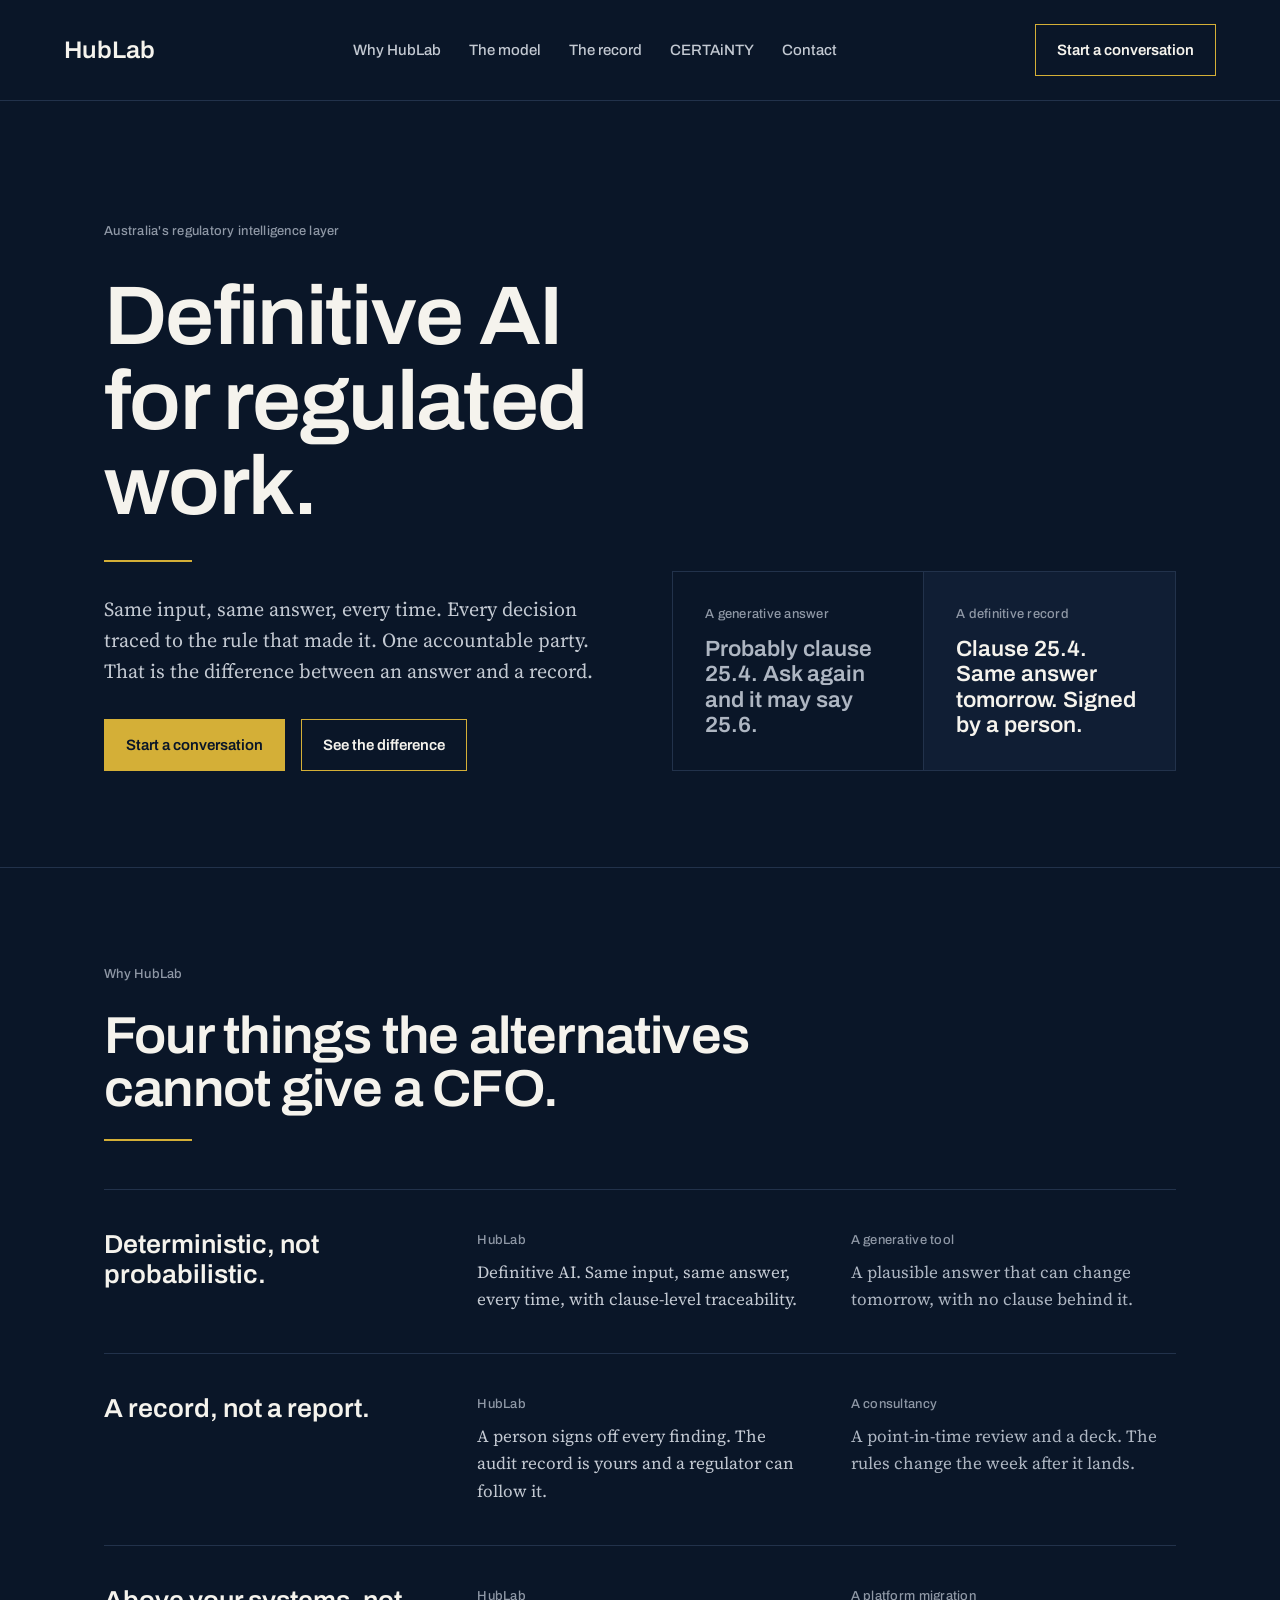
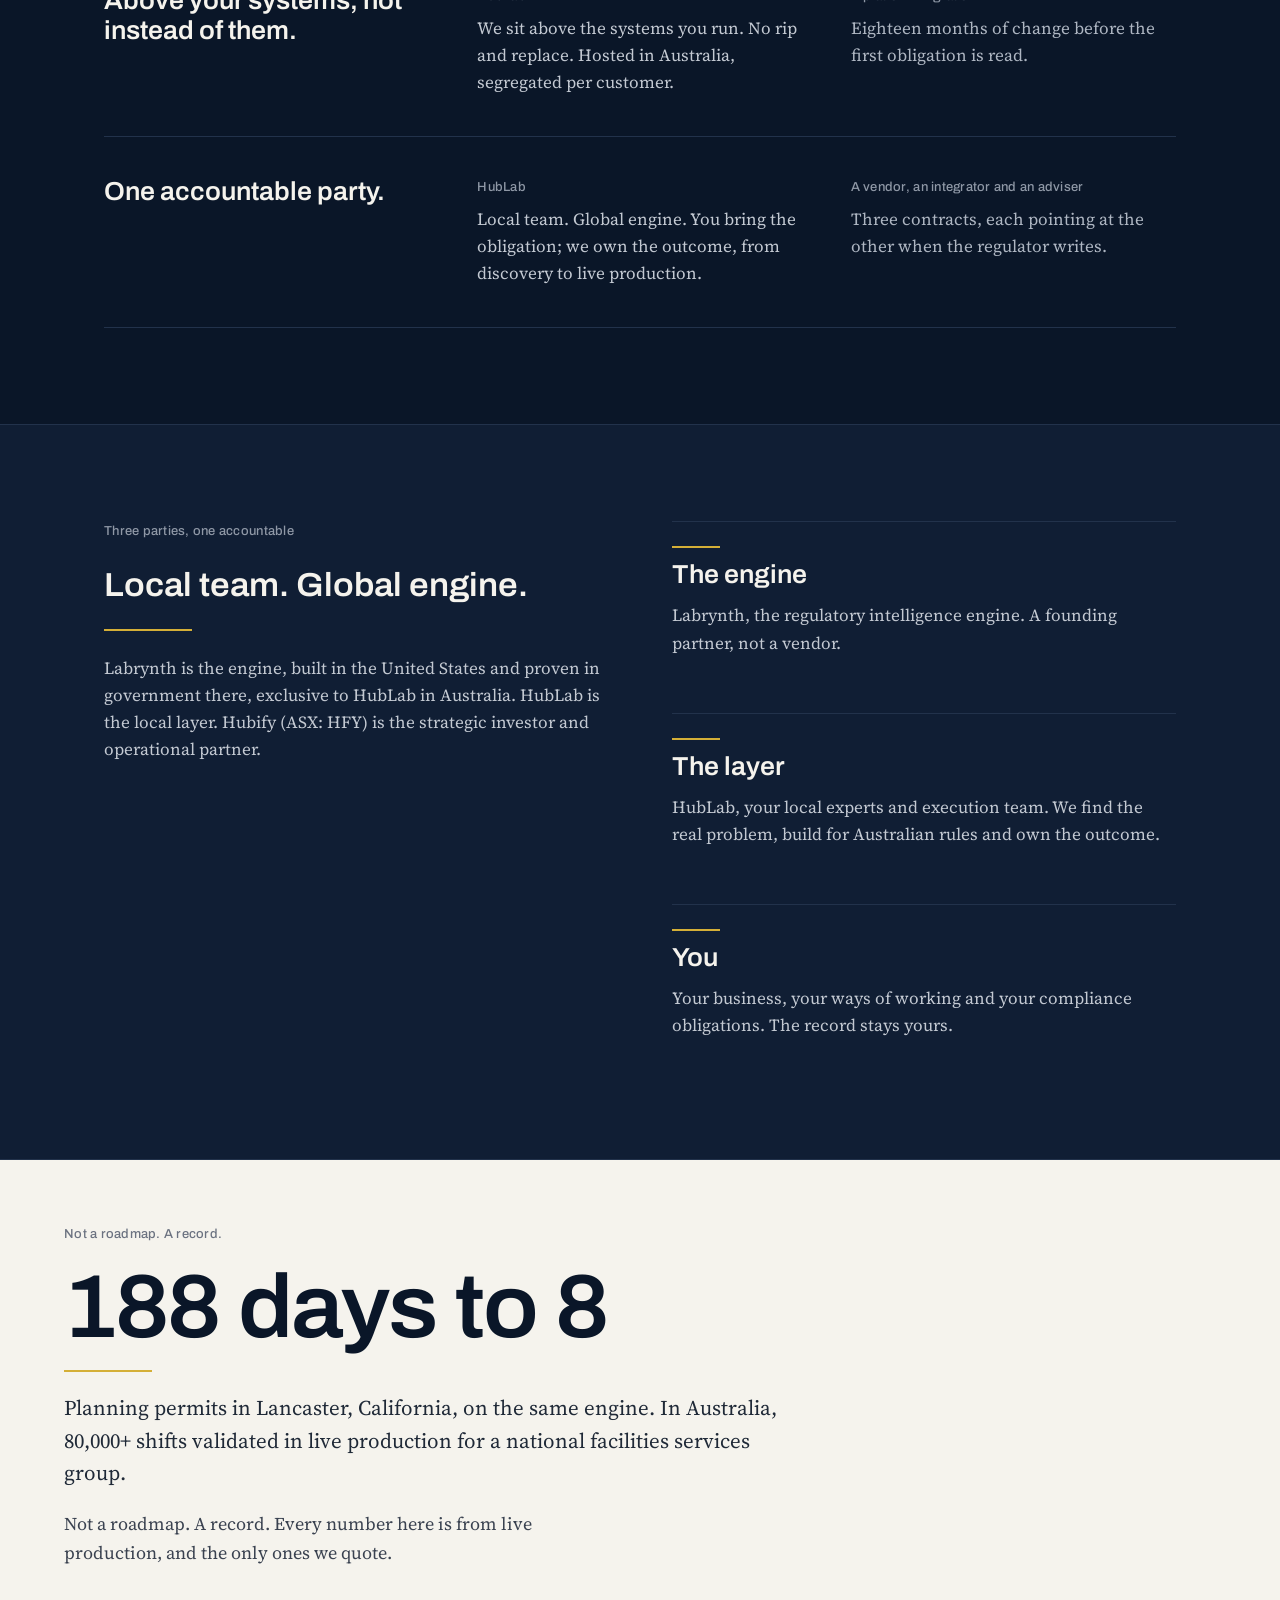
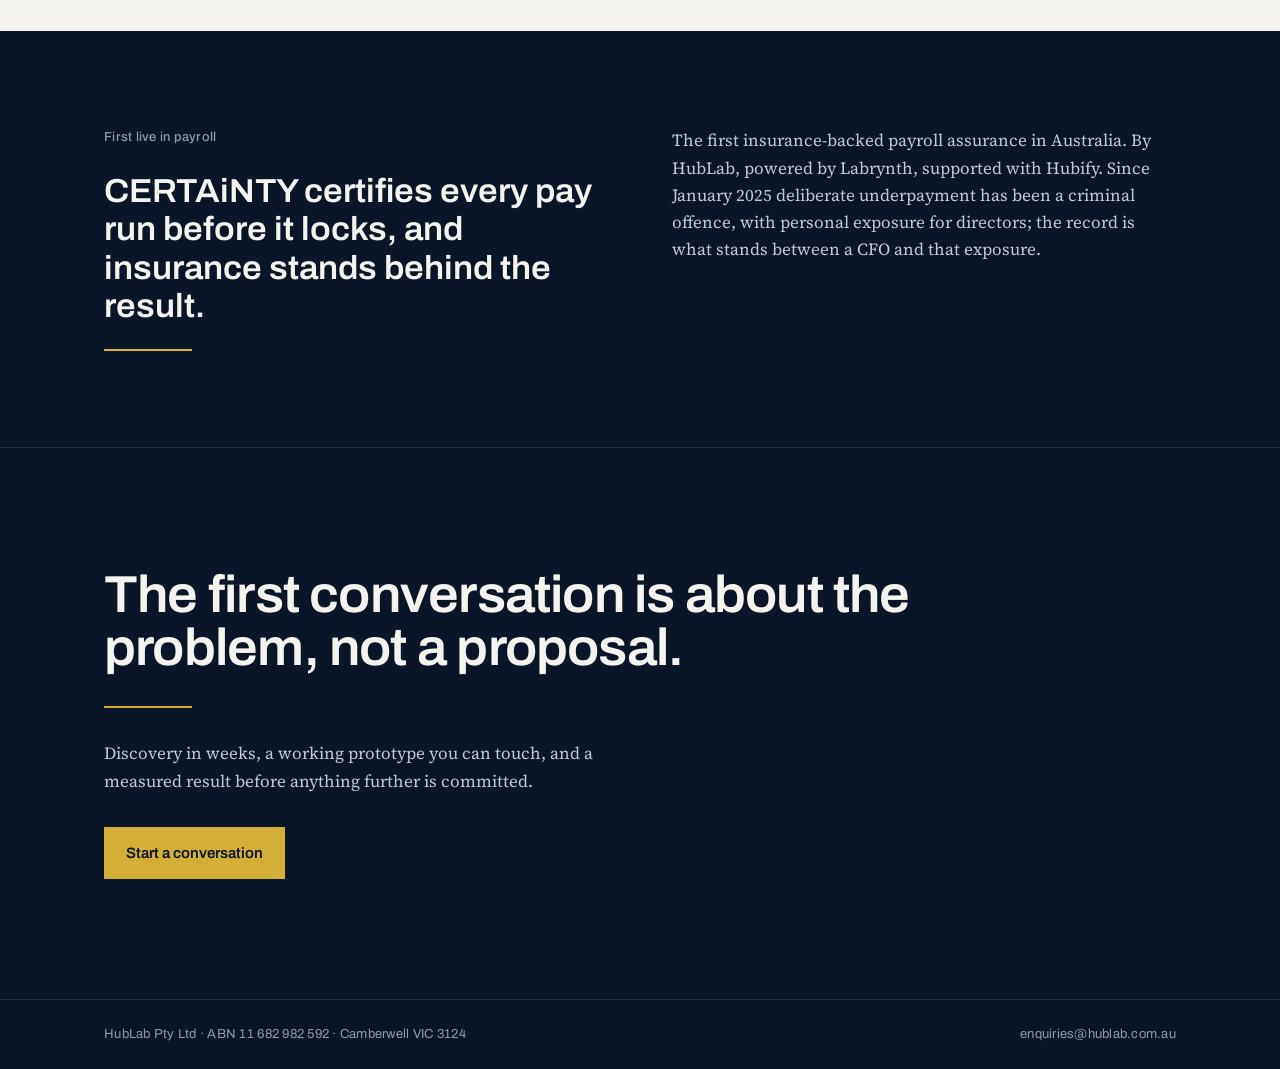
<file: HubLab_Website_Handover_Pack/04_Earlier_versions/E_Definitive_not_generative.html>
<!doctype html>
<html lang="en-AU">
<head>
<meta charset="utf-8">
<meta name="viewport" content="width=device-width, initial-scale=1">
<title>HubLab homepage, direction E: Definitive, not generative</title>
<style>
@import url('https://fonts.googleapis.com/css2?family=Archivo:ital,wdth,wght@0,62..125,100..900;1,62..125,100..900&family=Source+Serif+4:ital,opsz,wght@0,8..60,400;0,8..60,500;0,8..60,600;1,8..60,400&display=swap');
</style>
<style>
/* HubLab tokens */
/* HubLab token values, applied from the design system's tokens.json so bundle.css resolves. */
:root{
  --hl-navy:#0A1628;--hl-cream:#F5F3ED;--hl-gold:#D4AF37;--hl-slate:#5A6B86;
  --hl-surface-raised:#101E34;--hl-surface-core:#13233C;--hl-ring-unlit:#1D2C45;--hl-rule:#22324B;
  --hl-text-on-navy:#F5F3ED;--hl-text-body:#C3C9D2;--hl-text-muted:#AEB6C2;--hl-text-faint:#8F98A6;
  --hl-text-on-cream:#0A1628;--hl-text-body-on-cream:#1F2937;--hl-text-muted-on-cream:#3A4250;--hl-text-faint-on-cream:#6B7280;
  --hl-rule-on-cream:#E5E7EB;--hl-gold-hover:#E2C45E;--hl-gold-pressed:#BE9A2C;--hl-link-hover:#E9D58E;
  --color-bg:var(--hl-navy);--color-surface:var(--hl-surface-raised);--color-text:var(--hl-text-on-navy);
  --color-text-muted:var(--hl-text-body);--color-accent:var(--hl-gold);--color-accent-hover:var(--hl-gold-hover);
  --color-accent-pressed:var(--hl-gold-pressed);--color-divider:var(--hl-rule);--color-bg-alt:var(--hl-cream);--color-text-alt:var(--hl-text-on-cream);
  --font-heading:"Archivo",Arial,Helvetica,sans-serif;--font-body:"Source Serif 4",Georgia,serif;--font-ui:"Archivo",Arial,Helvetica,sans-serif;
  --text-display:clamp(44px,6.5vw,88px);--text-h1:clamp(34px,4.2vw,52px);--text-h2:clamp(26px,2.6vw,34px);--text-h3:24px;
  --text-lead:20px;--text-body:17px;--text-small:14px;--text-label:13px;--text-micro:11px;
  --leading-tight:1.02;--leading-snug:1.15;--leading-body:1.6;
  --tracking-display:-0.02em;--tracking-h1:-0.015em;--tracking-label:0.02em;
  --headline-stretch:104%;--lead-stretch:102%;
  --space-1:4px;--space-2:8px;--space-3:12px;--space-4:16px;--space-5:24px;--space-6:32px;--space-7:48px;--space-8:64px;--space-9:96px;--space-10:120px;
  --page-pad:64px;--page-max:1200px;--measure-body:62ch;--measure-lead:34em;
  --radius:0px;--radius-badge:14px;--rule-w:2px;--rule-hair:1px;--rule-short:48px;--rule-long:88px;
}
.on-cream,[data-theme="cream"]{
  --color-bg:var(--hl-cream);--color-surface:var(--hl-cream);--color-text:var(--hl-text-on-cream);
  --color-text-muted:var(--hl-text-body-on-cream);--color-divider:var(--hl-rule-on-cream);
  --color-bg-alt:var(--hl-navy);--color-text-alt:var(--hl-text-on-navy);
}

/* HubLab design system base styles */

/* HubLab base styles. Values come from tokens.json; this sheet only applies them. */
body{margin:0;background:var(--color-bg);color:var(--color-text);font-family:var(--font-body);font-size:var(--text-body);line-height:var(--leading-body)}
h1,h2,h3,h4{font-family:var(--font-heading);font-weight:600;margin:0}
h1{font-size:var(--text-h1);font-stretch:var(--headline-stretch);line-height:var(--leading-tight);letter-spacing:var(--tracking-h1)}
h2{font-size:var(--text-h2);font-stretch:var(--headline-stretch);line-height:var(--leading-snug)}
h3{font-size:var(--text-h3);font-stretch:var(--lead-stretch);line-height:var(--leading-snug)}
p{margin:0;max-width:var(--measure-body)}
a{color:var(--color-text);text-decoration:underline;text-decoration-color:var(--hl-gold);text-underline-offset:3px}
a:hover{color:var(--hl-link-hover)}
.on-cream{background:var(--hl-cream);color:var(--hl-text-on-cream)}
.on-cream p,[data-theme="cream"] p{color:var(--hl-text-body-on-cream)}
.on-cream a,[data-theme="cream"] a{color:var(--hl-text-on-cream)}
.on-cream a:hover,[data-theme="cream"] a:hover{color:var(--hl-gold-pressed)}
.hl-eyebrow{font-family:var(--font-ui);font-size:var(--text-label);font-weight:500;letter-spacing:var(--tracking-label);color:var(--hl-text-faint)}
.on-cream .hl-eyebrow,[data-theme="cream"] .hl-eyebrow{color:var(--hl-text-faint-on-cream)}
.hl-rule{height:var(--rule-w);width:var(--rule-long);background:var(--hl-gold);border:0;margin:0}
.hl-rule-short{width:var(--rule-short)}
.hl-btn{display:inline-flex;align-self:flex-start;white-space:nowrap;align-items:center;gap:var(--space-2);font-family:var(--font-ui);font-size:15px;font-weight:600;padding:14px 22px;background:var(--hl-gold);color:var(--hl-navy);text-decoration:none;border:0;border-radius:var(--radius);cursor:pointer;transition:background-color 200ms ease}
.hl-btn:hover{background:var(--hl-gold-hover);color:var(--hl-navy)} .hl-btn:active{background:var(--hl-gold-pressed)}
.hl-btn-ghost{background:transparent;color:var(--color-text);box-shadow:inset 0 0 0 1px var(--hl-gold)}
.hl-btn-ghost:hover{background:rgba(212,175,55,.08);color:var(--color-text)} .hl-btn-ghost:active{background:rgba(212,175,55,.16)}
.on-cream .hl-btn-ghost,.on-cream .hl-btn-ghost:hover{color:var(--hl-navy)}
.hl-btn[disabled],.hl-btn[aria-disabled="true"]{opacity:.45;cursor:default;pointer-events:none}
.hl-card{display:flex;flex-direction:column;gap:var(--space-3);padding:var(--space-5) 0;border-top:var(--rule-hair) solid var(--color-divider)}
.hl-card-title{font-family:var(--font-heading);font-weight:600;font-stretch:var(--lead-stretch);font-size:26px;line-height:var(--leading-snug)}
.hl-card-body{font-family:var(--font-body);font-size:var(--text-body);line-height:var(--leading-body);color:var(--color-text-muted)}
.hl-record{background:var(--hl-cream);color:var(--hl-navy);padding:var(--space-8);display:flex;flex-direction:column;gap:20px}
.hl-record .hl-eyebrow{color:var(--hl-text-faint-on-cream)}
.hl-record-figure{font-family:var(--font-heading);font-weight:600;font-stretch:var(--headline-stretch);font-size:clamp(64px,7vw,96px);line-height:.95;letter-spacing:var(--tracking-display);font-feature-settings:"lnum" 1}
.hl-record-caption{font-family:var(--font-body);font-size:21px;line-height:1.55;color:var(--hl-text-body-on-cream);max-width:var(--measure-lead)}
.hl-record-body{font-family:var(--font-body);font-size:18px;line-height:var(--leading-body);color:var(--hl-text-muted-on-cream);max-width:var(--measure-body)}
:focus-visible{outline:2px solid var(--hl-gold);outline-offset:2px}
::selection{background:var(--hl-gold);color:var(--hl-navy)}

</style>
<style>
body{margin:0;background:#0A1628}
a{color:#F5F3ED}a:hover{color:#E9D58E}
</style>
</head>
<body>
<div id="top" style="font-family: var(--font-body); color: #F5F3ED; background: #0A1628; display: flex; flex-direction: column; width: 100%; min-width: 0">

<header style="border-bottom: 1px solid #22324B">
  <div style="max-width: 1200px; margin: 0 auto; padding: 24px clamp(20px, 5vw, 64px); display: flex; flex-wrap: wrap; align-items: center; justify-content: space-between; gap: 16px 32px">
    <a href="#top" style="font-family: var(--font-heading); font-weight: 600; font-stretch: 104%; font-size: 24px; line-height: 1; color: #F5F3ED; text-decoration: none">HubLab</a>
    <nav aria-label="Primary" style="display: flex; flex-wrap: wrap; gap: 8px 28px; font-family: var(--font-ui); font-size: 15px; font-weight: 500">
      <a href="#why" style="color: #C3C9D2; text-decoration: none">Why HubLab</a>
      <a href="#model" style="color: #C3C9D2; text-decoration: none">The model</a>
      <a href="#record" style="color: #C3C9D2; text-decoration: none">The record</a>
      <a href="#certainty" style="color: #C3C9D2; text-decoration: none">CERTAiNTY</a>
      <a href="#contact" style="color: #C3C9D2; text-decoration: none">Contact</a>
    </nav>
    <a class="hl-btn hl-btn-ghost" href="#contact">Start a conversation</a>
  </div>
</header>

<section style="max-width: 1200px; margin: 0 auto; width: 100%; box-sizing: border-box; padding: 120px clamp(20px, 5vw, 64px) 96px; display: grid; grid-template-columns: repeat(auto-fit, minmax(min(440px, 100%), 1fr)); gap: 64px; align-items: end">
  <div style="display: flex; flex-direction: column; gap: 32px; min-width: 0">
    <div class="hl-eyebrow">Australia's regulatory intelligence layer</div>
    <h1 style="margin: 0; font-family: var(--font-heading); font-weight: 600; font-stretch: 104%; font-size: clamp(44px, 6.5vw, 88px); line-height: 1.02; letter-spacing: -0.02em; color: #F5F3ED; max-width: 10em; text-wrap: pretty">Definitive AI for regulated work.</h1>
    <div role="presentation" style="height:2px;width:88px;background:#D4AF37"></div>
    <p style="margin: 0; font-size: 20px; line-height: 1.55; color: #C3C9D2; max-width: 34em">Same input, same answer, every time. Every decision traced to the rule that made it. One accountable party. That is the difference between an answer and a record.</p>
    <div style="display: flex; flex-wrap: wrap; gap: 16px; align-items: center">
      <a class="hl-btn" href="#contact">Start a conversation</a>
      <a class="hl-btn hl-btn-ghost" href="#why">See the difference</a>
    </div>
  </div>
  <div style="display: grid; grid-template-columns: repeat(2, minmax(0, 1fr)); gap: 0; border: 1px solid #22324B; min-width: 0">
    <div style="display: flex; flex-direction: column; gap: 12px; padding: 32px; border-right: 1px solid #22324B">
      <span style="font-family: var(--font-ui); font-size: 13px; font-weight: 500; letter-spacing: 0.02em; color: #8F98A6">A generative answer</span>
      <span style="font-family: var(--font-heading); font-weight: 600; font-stretch: 102%; font-size: 22px; line-height: 1.15; color: #AEB6C2">Probably clause 25.4. Ask again and it may say 25.6.</span>
    </div>
    <div style="display: flex; flex-direction: column; gap: 12px; padding: 32px; background: #101E34">
      <span style="font-family: var(--font-ui); font-size: 13px; font-weight: 500; letter-spacing: 0.02em; color: #8F98A6">A definitive record</span>
      <span style="font-family: var(--font-heading); font-weight: 600; font-stretch: 102%; font-size: 22px; line-height: 1.15; color: #F5F3ED">Clause 25.4. Same answer tomorrow. Signed by a person.</span>
    </div>
  </div>
</section>

<section id="why" style="border-top: 1px solid #22324B">
  <div style="max-width: 1200px; margin: 0 auto; width: 100%; box-sizing: border-box; padding: 96px clamp(20px, 5vw, 64px); display: flex; flex-direction: column; gap: 48px">
    <div style="display: flex; flex-direction: column; gap: 24px; max-width: 720px">
      <div class="hl-eyebrow">Why HubLab</div>
      <h2 style="margin: 0; font-family: var(--font-heading); font-weight: 600; font-stretch: 104%; font-size: clamp(34px, 4.2vw, 52px); line-height: 1.02; letter-spacing: -0.015em; color: #F5F3ED">Four things the alternatives cannot give a CFO.</h2>
      <div role="presentation" style="height:2px;width:88px;background:#D4AF37"></div>
    </div>
    <div style="display: flex; flex-direction: column; border-top: 1px solid #22324B">
      <div style="display: grid; grid-template-columns: repeat(auto-fit, minmax(min(300px, 100%), 1fr)); gap: 24px 48px; padding: 40px 0; border-bottom: 1px solid #22324B">
        <h3 style="margin: 0; font-family: var(--font-heading); font-weight: 600; font-stretch: 102%; font-size: 26px; line-height: 1.15; color: #F5F3ED">Deterministic, not probabilistic.</h3>
        <div style="display: flex; flex-direction: column; gap: 8px"><span style="font-family: var(--font-ui); font-size: 13px; font-weight: 500; letter-spacing: 0.02em; color: #8F98A6">HubLab</span><p style="margin: 0; font-size: 17px; line-height: 1.6; color: #C3C9D2">Definitive AI. Same input, same answer, every time, with clause-level traceability.</p></div>
        <div style="display: flex; flex-direction: column; gap: 8px"><span style="font-family: var(--font-ui); font-size: 13px; font-weight: 500; letter-spacing: 0.02em; color: #8F98A6">A generative tool</span><p style="margin: 0; font-size: 17px; line-height: 1.6; color: #AEB6C2">A plausible answer that can change tomorrow, with no clause behind it.</p></div>
      </div>
      <div style="display: grid; grid-template-columns: repeat(auto-fit, minmax(min(300px, 100%), 1fr)); gap: 24px 48px; padding: 40px 0; border-bottom: 1px solid #22324B">
        <h3 style="margin: 0; font-family: var(--font-heading); font-weight: 600; font-stretch: 102%; font-size: 26px; line-height: 1.15; color: #F5F3ED">A record, not a report.</h3>
        <div style="display: flex; flex-direction: column; gap: 8px"><span style="font-family: var(--font-ui); font-size: 13px; font-weight: 500; letter-spacing: 0.02em; color: #8F98A6">HubLab</span><p style="margin: 0; font-size: 17px; line-height: 1.6; color: #C3C9D2">A person signs off every finding. The audit record is yours and a regulator can follow it.</p></div>
        <div style="display: flex; flex-direction: column; gap: 8px"><span style="font-family: var(--font-ui); font-size: 13px; font-weight: 500; letter-spacing: 0.02em; color: #8F98A6">A consultancy</span><p style="margin: 0; font-size: 17px; line-height: 1.6; color: #AEB6C2">A point-in-time review and a deck. The rules change the week after it lands.</p></div>
      </div>
      <div style="display: grid; grid-template-columns: repeat(auto-fit, minmax(min(300px, 100%), 1fr)); gap: 24px 48px; padding: 40px 0; border-bottom: 1px solid #22324B">
        <h3 style="margin: 0; font-family: var(--font-heading); font-weight: 600; font-stretch: 102%; font-size: 26px; line-height: 1.15; color: #F5F3ED">Above your systems, not instead of them.</h3>
        <div style="display: flex; flex-direction: column; gap: 8px"><span style="font-family: var(--font-ui); font-size: 13px; font-weight: 500; letter-spacing: 0.02em; color: #8F98A6">HubLab</span><p style="margin: 0; font-size: 17px; line-height: 1.6; color: #C3C9D2">We sit above the systems you run. No rip and replace. Hosted in Australia, segregated per customer.</p></div>
        <div style="display: flex; flex-direction: column; gap: 8px"><span style="font-family: var(--font-ui); font-size: 13px; font-weight: 500; letter-spacing: 0.02em; color: #8F98A6">A platform migration</span><p style="margin: 0; font-size: 17px; line-height: 1.6; color: #AEB6C2">Eighteen months of change before the first obligation is read.</p></div>
      </div>
      <div style="display: grid; grid-template-columns: repeat(auto-fit, minmax(min(300px, 100%), 1fr)); gap: 24px 48px; padding: 40px 0; border-bottom: 1px solid #22324B">
        <h3 style="margin: 0; font-family: var(--font-heading); font-weight: 600; font-stretch: 102%; font-size: 26px; line-height: 1.15; color: #F5F3ED">One accountable party.</h3>
        <div style="display: flex; flex-direction: column; gap: 8px"><span style="font-family: var(--font-ui); font-size: 13px; font-weight: 500; letter-spacing: 0.02em; color: #8F98A6">HubLab</span><p style="margin: 0; font-size: 17px; line-height: 1.6; color: #C3C9D2">Local team. Global engine. You bring the obligation; we own the outcome, from discovery to live production.</p></div>
        <div style="display: flex; flex-direction: column; gap: 8px"><span style="font-family: var(--font-ui); font-size: 13px; font-weight: 500; letter-spacing: 0.02em; color: #8F98A6">A vendor, an integrator and an adviser</span><p style="margin: 0; font-size: 17px; line-height: 1.6; color: #AEB6C2">Three contracts, each pointing at the other when the regulator writes.</p></div>
      </div>
    </div>
  </div>
</section>

<section id="model" style="background: #101E34; border-top: 1px solid #22324B; border-bottom: 1px solid #22324B">
  <div style="max-width: 1200px; margin: 0 auto; width: 100%; box-sizing: border-box; padding: 96px clamp(20px, 5vw, 64px); display: grid; grid-template-columns: repeat(auto-fit, minmax(min(380px, 100%), 1fr)); gap: 64px; align-items: start">
    <div style="display: flex; flex-direction: column; gap: 24px">
      <div class="hl-eyebrow">Three parties, one accountable</div>
      <h2 style="margin: 0; font-family: var(--font-heading); font-weight: 600; font-stretch: 104%; font-size: clamp(26px, 2.6vw, 34px); line-height: 1.15; color: #F5F3ED">Local team. Global engine.</h2>
      <div role="presentation" style="height:2px;width:88px;background:#D4AF37"></div>
      <p style="margin: 0; font-size: 17px; line-height: 1.6; color: #C3C9D2; max-width: 62ch">Labrynth is the engine, built in the United States and proven in government there, exclusive to HubLab in Australia. HubLab is the local layer. Hubify (ASX: HFY) is the strategic investor and operational partner.</p>
    </div>
    <div style="display: flex; flex-direction: column; gap: 32px">
      <div class="hl-card"><div role="presentation" style="height:2px;width:48px;background:#D4AF37"></div><div class="hl-card-title">The engine</div><div class="hl-card-body">Labrynth, the regulatory intelligence engine. A founding partner, not a vendor.</div></div>
      <div class="hl-card"><div role="presentation" style="height:2px;width:48px;background:#D4AF37"></div><div class="hl-card-title">The layer</div><div class="hl-card-body">HubLab, your local experts and execution team. We find the real problem, build for Australian rules and own the outcome.</div></div>
      <div class="hl-card"><div role="presentation" style="height:2px;width:48px;background:#D4AF37"></div><div class="hl-card-title">You</div><div class="hl-card-body">Your business, your ways of working and your compliance obligations. The record stays yours.</div></div>
    </div>
  </div>
</section>

<section class="hl-record" id="record"><div class="hl-eyebrow" style="color:var(--hl-text-faint-on-cream)">Not a roadmap. A record.</div><div class="hl-record-figure">188 days to 8</div><div role="presentation" style="height:2px;width:88px;background:#D4AF37"></div><p class="hl-record-caption">Planning permits in Lancaster, California, on the same engine. In Australia, 80,000+ shifts validated in live production for a national facilities services group.</p><p class="hl-record-body">Not a roadmap. A record. Every number here is from live production, and the only ones we quote.</p></section>

<section id="certainty" style="max-width: 1200px; margin: 0 auto; width: 100%; box-sizing: border-box; padding: 96px clamp(20px, 5vw, 64px); display: grid; grid-template-columns: repeat(auto-fit, minmax(min(380px, 100%), 1fr)); gap: 64px; align-items: start">
  <div style="display: flex; flex-direction: column; gap: 24px">
    <div class="hl-eyebrow">First live in payroll</div>
    <h2 style="margin: 0; font-family: var(--font-heading); font-weight: 600; font-stretch: 104%; font-size: clamp(26px, 2.6vw, 34px); line-height: 1.15; color: #F5F3ED">CERTAiNTY certifies every pay run before it locks, and insurance stands behind the result.</h2>
    <div role="presentation" style="height:2px;width:88px;background:#D4AF37"></div>
  </div>
  <p style="margin: 0; font-size: 17px; line-height: 1.6; color: #C3C9D2; max-width: 62ch">The first insurance-backed payroll assurance in Australia. By HubLab, powered by Labrynth, supported with Hubify. Since January 2025 deliberate underpayment has been a criminal offence, with personal exposure for directors; the record is what stands between a CFO and that exposure.</p>
</section>

<section id="contact" style="border-top: 1px solid #22324B">
  <div style="max-width: 1200px; margin: 0 auto; width: 100%; box-sizing: border-box; padding: 120px clamp(20px, 5vw, 64px); display: flex; flex-direction: column; gap: 32px">
    <h2 style="margin: 0; font-family: var(--font-heading); font-weight: 600; font-stretch: 104%; font-size: clamp(34px, 4.2vw, 52px); line-height: 1.02; letter-spacing: -0.015em; color: #F5F3ED; max-width: 16em; text-wrap: pretty">The first conversation is about the problem, not a proposal.</h2>
    <div role="presentation" style="height:2px;width:88px;background:#D4AF37"></div>
    <p style="margin: 0; font-size: 17px; line-height: 1.6; color: #C3C9D2; max-width: 62ch">Discovery in weeks, a working prototype you can touch, and a measured result before anything further is committed.</p>
    <a class="hl-btn" href="mailto:enquiries@hublab.com.au">Start a conversation</a>
  </div>
</section>

<footer style="border-top: 1px solid #22324B">
  <div style="max-width: 1200px; margin: 0 auto; width: 100%; box-sizing: border-box; padding: 24px clamp(20px, 5vw, 64px); display: flex; flex-wrap: wrap; justify-content: space-between; gap: 8px 24px; font-family: var(--font-ui); font-size: 13px; letter-spacing: 0.02em; color: #8F98A6">
    <span>HubLab Pty Ltd · ABN 11 682 982 592 · Camberwell VIC 3124</span>
    <span>enquiries@hublab.com.au</span>
  </div>
</footer>

</div>

</body>
</html>
</file>
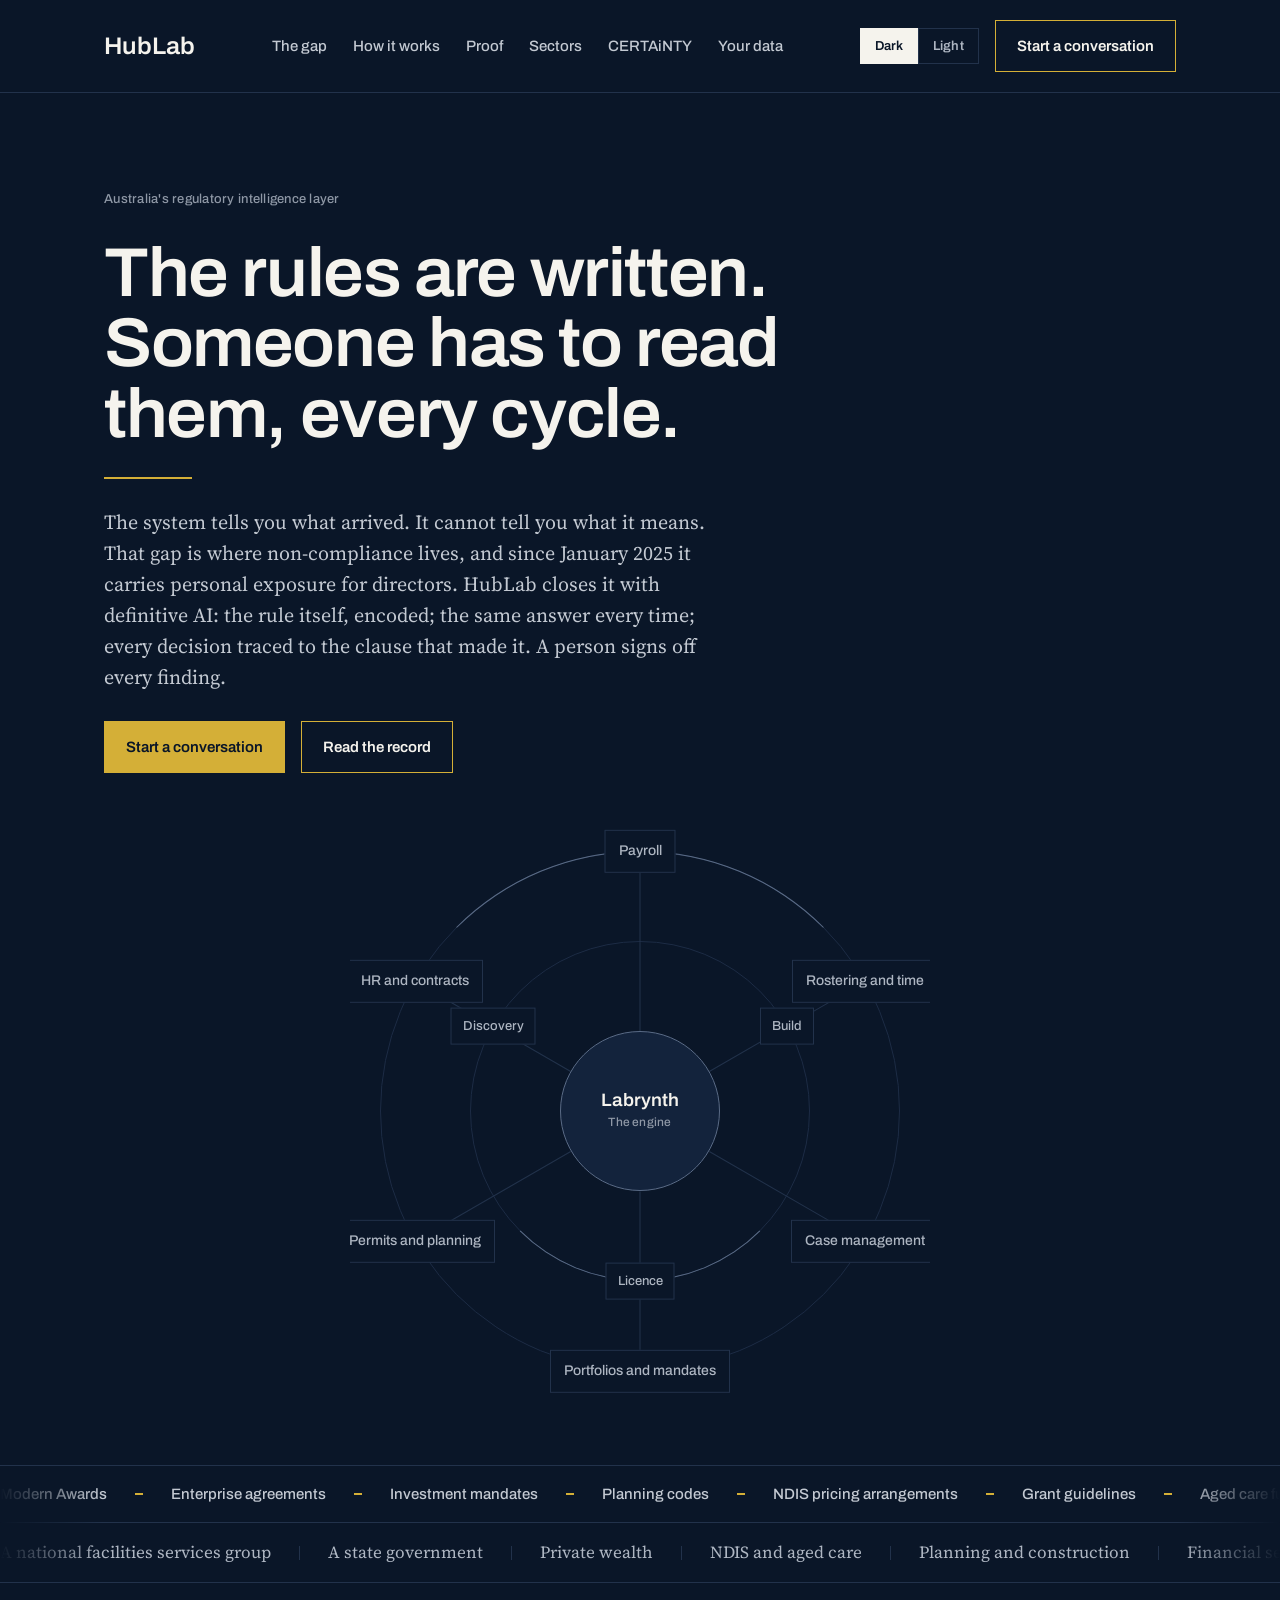
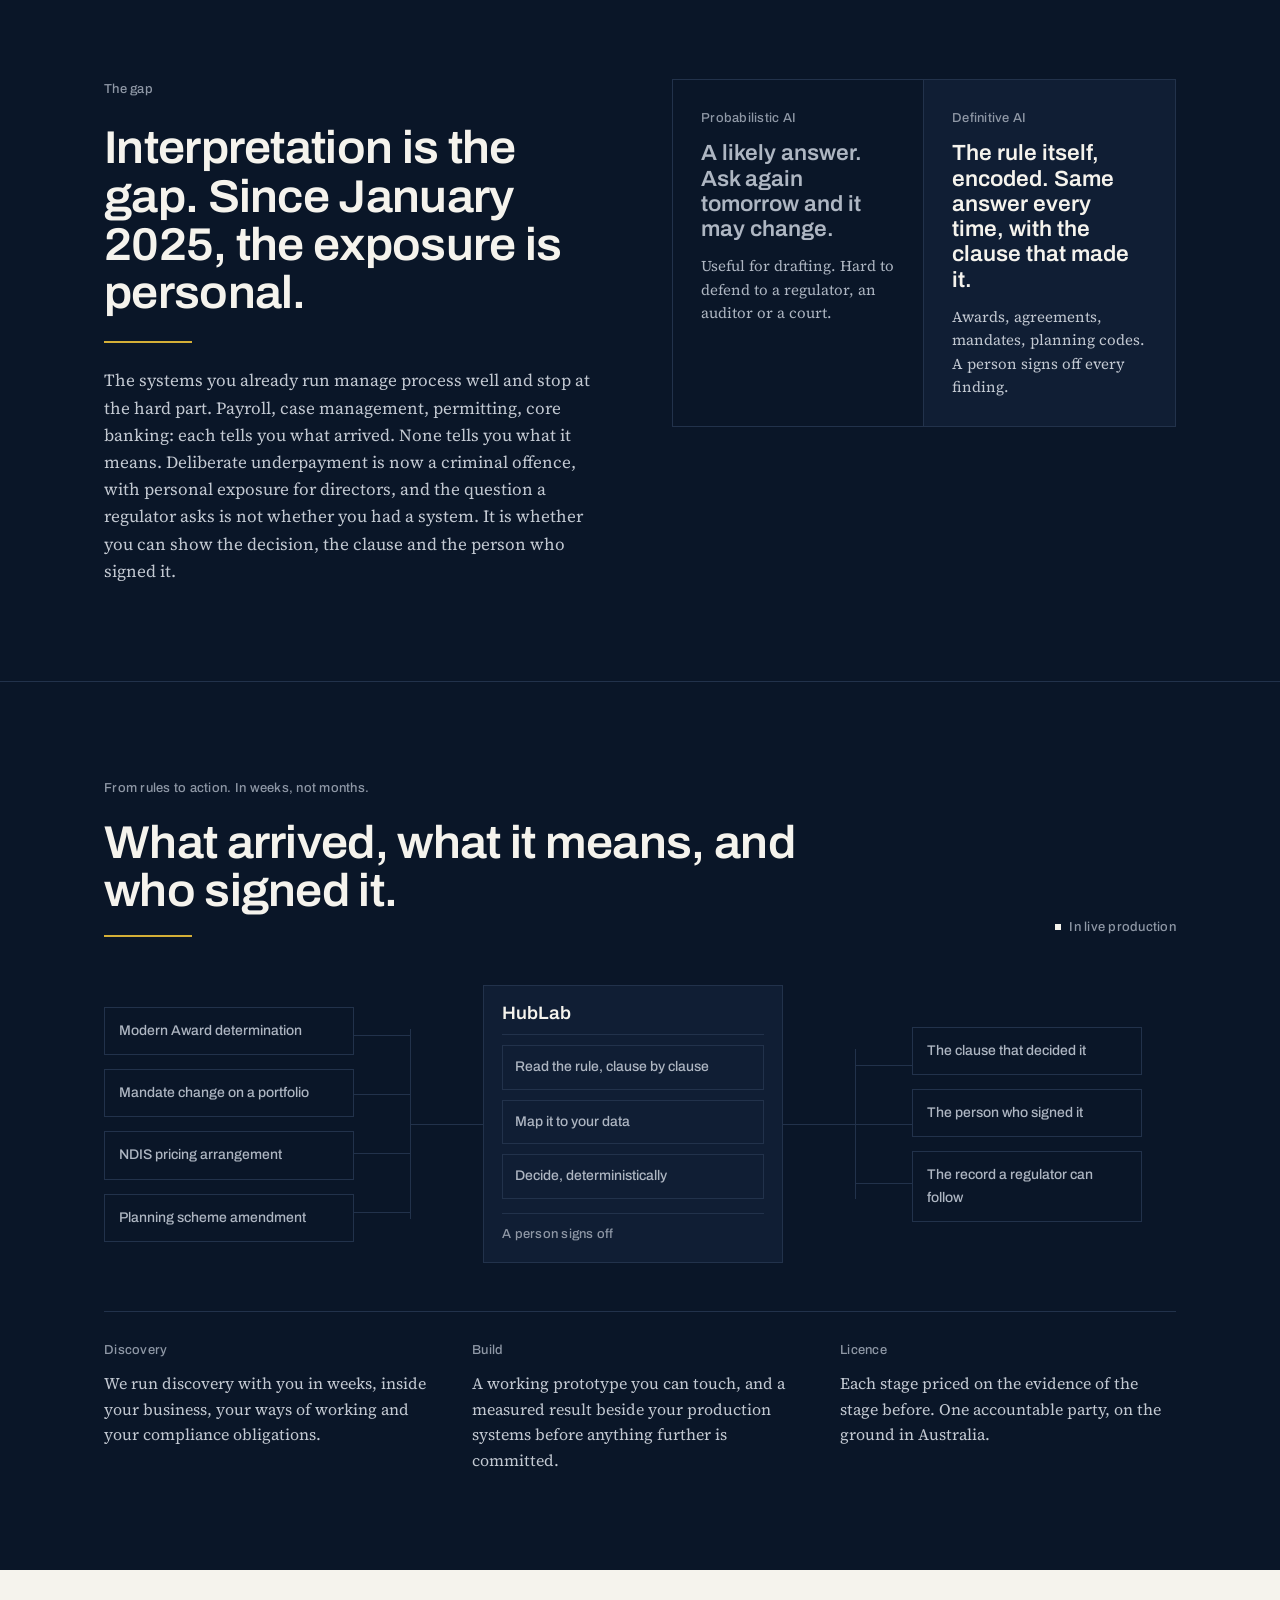
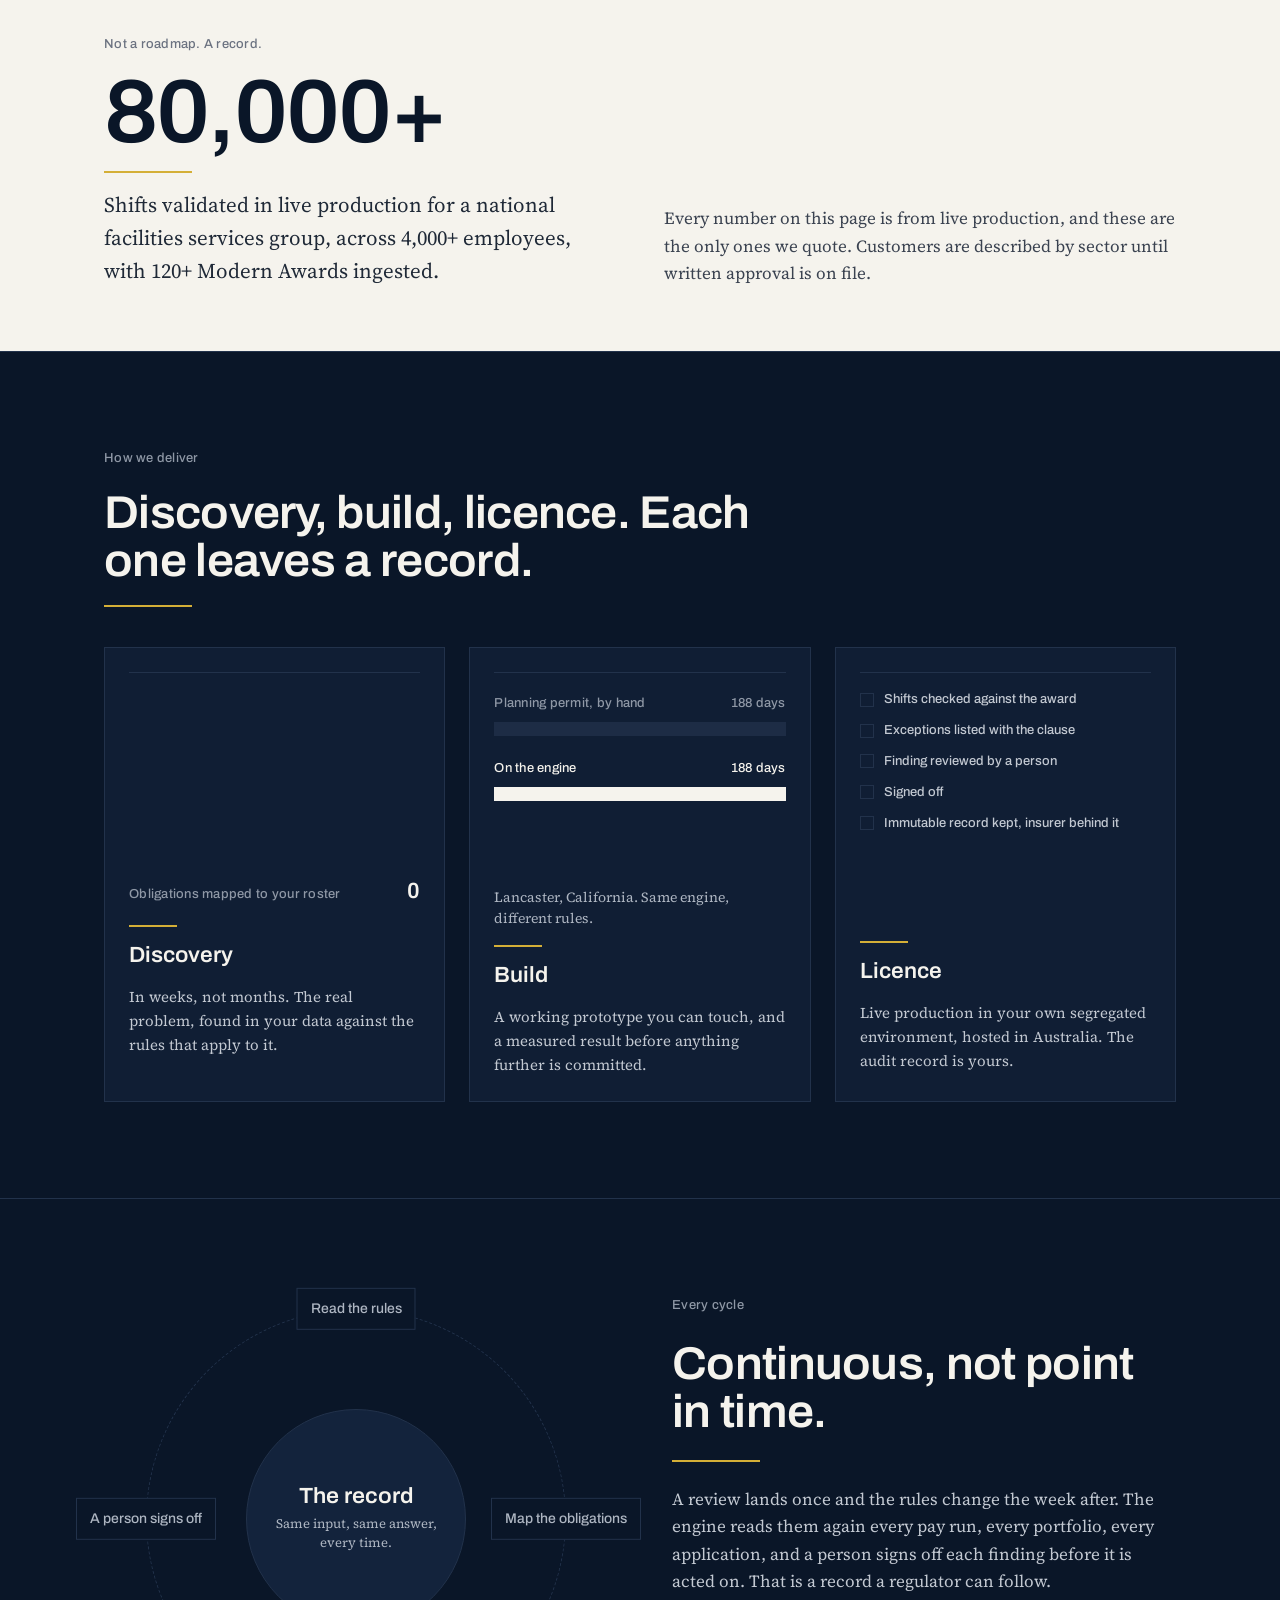
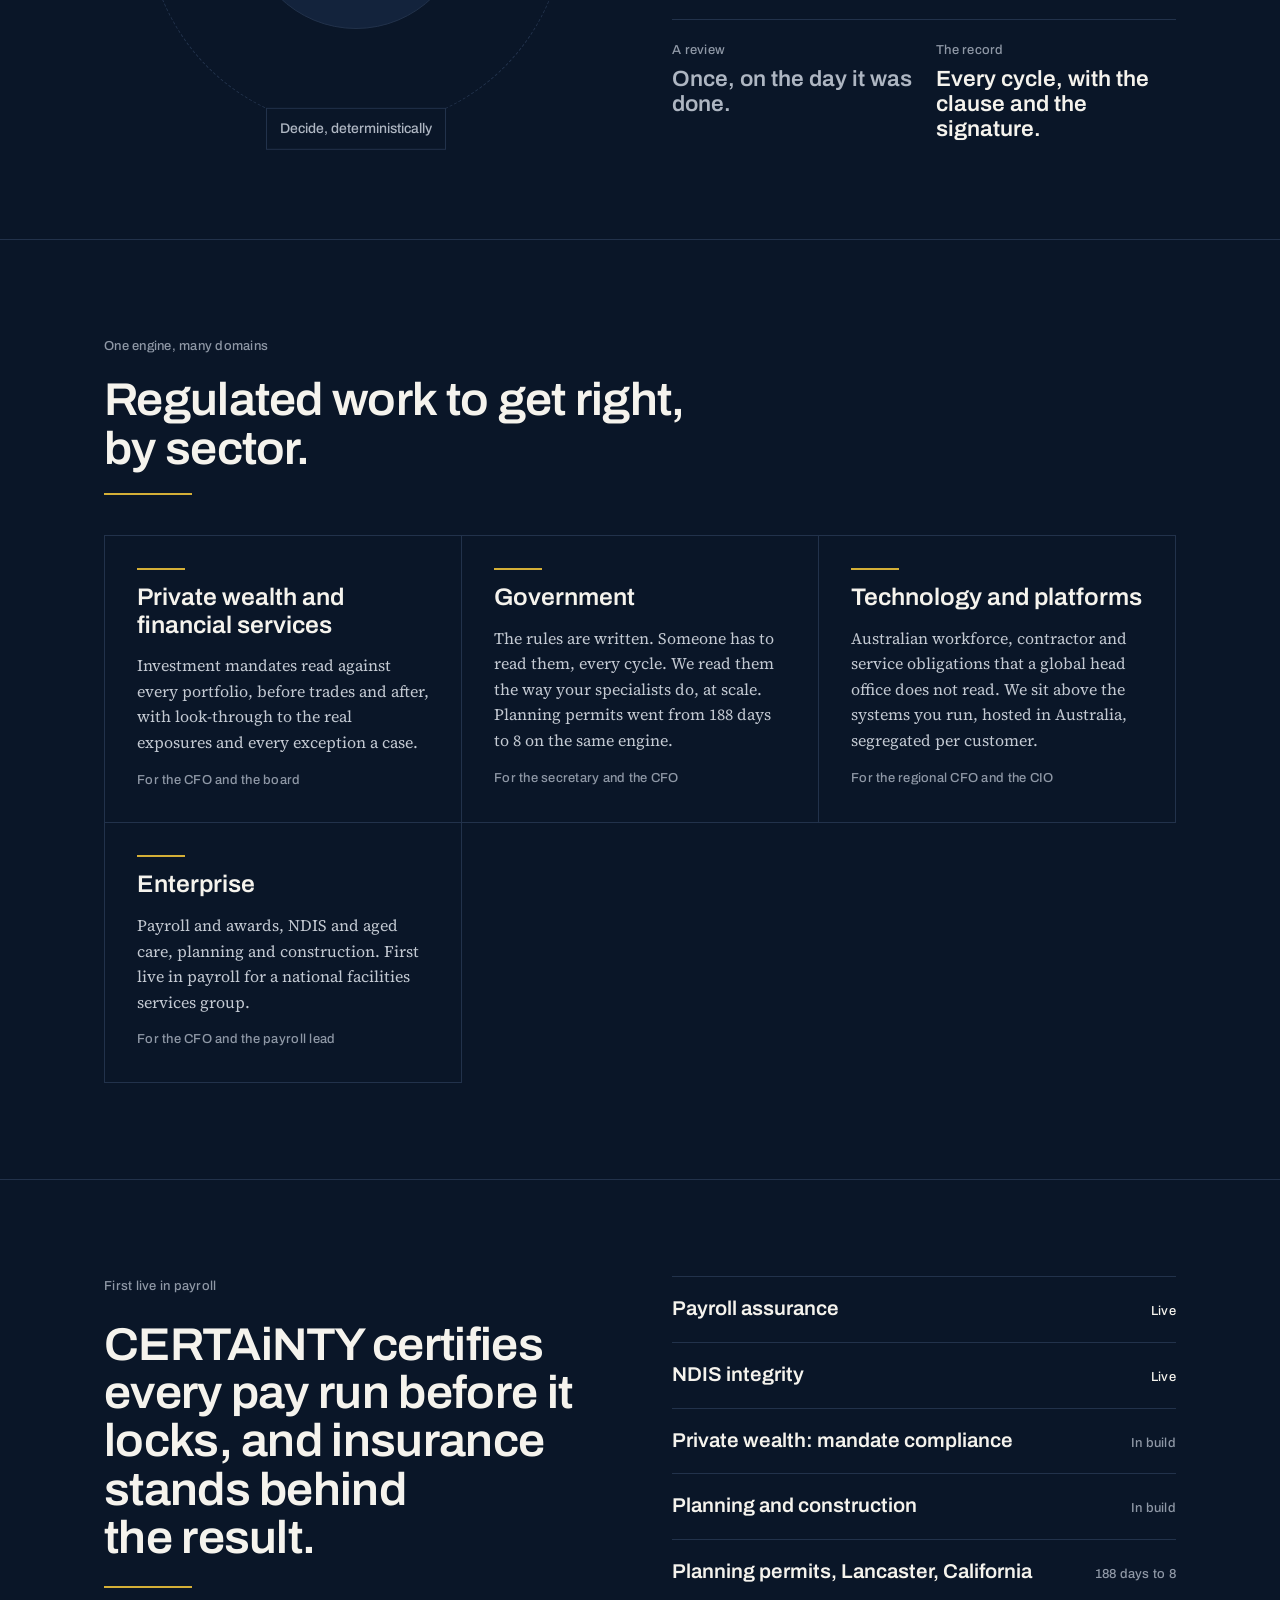
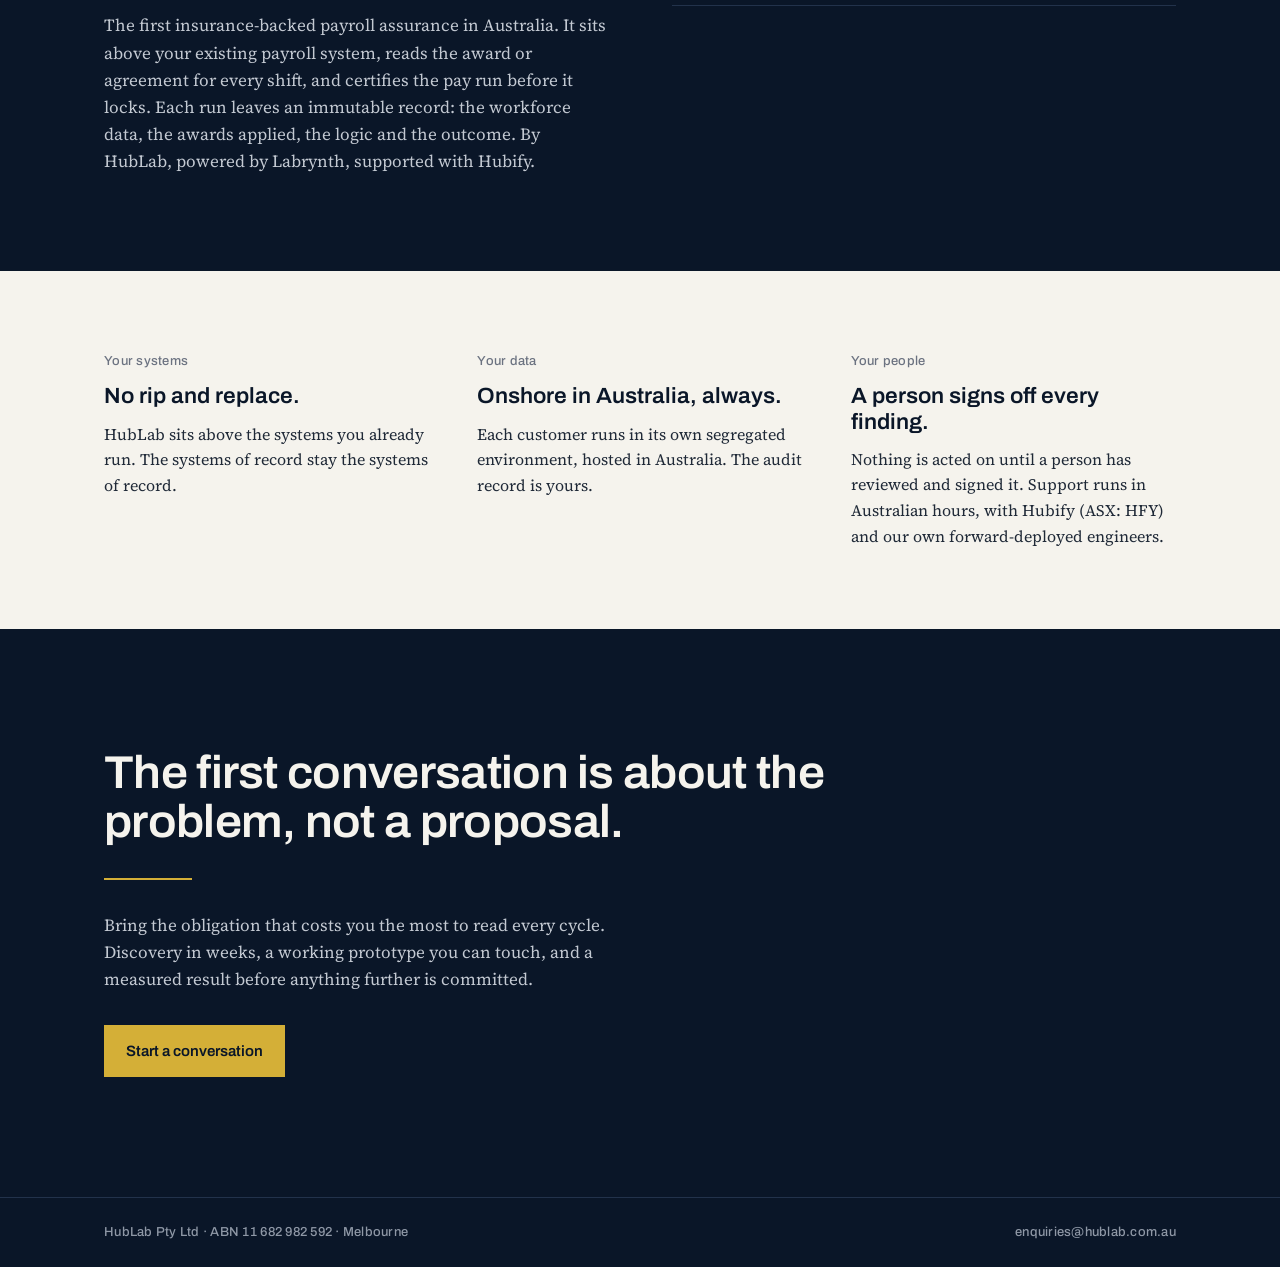
<file: HubLab_Website_Handover_Pack/04_Earlier_versions/F_Combined_mock_with_theme_toggle.html>
<!doctype html>
<html lang="en-AU">
<head>
<meta charset="utf-8">
<meta name="viewport" content="width=device-width, initial-scale=1">
<title>HubLab mock site, with dark and light themes</title>
<style>
@import url('https://fonts.googleapis.com/css2?family=Archivo:ital,wdth,wght@0,62..125,100..900;1,62..125,100..900&family=Source+Serif+4:ital,opsz,wght@0,8..60,400;0,8..60,500;0,8..60,600;1,8..60,400&display=swap');
</style>
<style>
/* HubLab tokens */
/* HubLab token values, applied from the design system's tokens.json so bundle.css resolves. */
:root{
  --hl-navy:#0A1628;--hl-cream:#F5F3ED;--hl-gold:#D4AF37;--hl-slate:#5A6B86;
  --hl-surface-raised:#101E34;--hl-surface-core:#13233C;--hl-ring-unlit:#1D2C45;--hl-rule:#22324B;
  --hl-text-on-navy:#F5F3ED;--hl-text-body:#C3C9D2;--hl-text-muted:#AEB6C2;--hl-text-faint:#8F98A6;
  --hl-text-on-cream:#0A1628;--hl-text-body-on-cream:#1F2937;--hl-text-muted-on-cream:#3A4250;--hl-text-faint-on-cream:#6B7280;
  --hl-rule-on-cream:#E5E7EB;--hl-gold-hover:#E2C45E;--hl-gold-pressed:#BE9A2C;--hl-link-hover:#E9D58E;
  --color-bg:var(--hl-navy);--color-surface:var(--hl-surface-raised);--color-text:var(--hl-text-on-navy);
  --color-text-muted:var(--hl-text-body);--color-accent:var(--hl-gold);--color-accent-hover:var(--hl-gold-hover);
  --color-accent-pressed:var(--hl-gold-pressed);--color-divider:var(--hl-rule);--color-bg-alt:var(--hl-cream);--color-text-alt:var(--hl-text-on-cream);
  --font-heading:"Archivo",Arial,Helvetica,sans-serif;--font-body:"Source Serif 4",Georgia,serif;--font-ui:"Archivo",Arial,Helvetica,sans-serif;
  --text-display:clamp(44px,6.5vw,88px);--text-h1:clamp(34px,4.2vw,52px);--text-h2:clamp(26px,2.6vw,34px);--text-h3:24px;
  --text-lead:20px;--text-body:17px;--text-small:14px;--text-label:13px;--text-micro:11px;
  --leading-tight:1.02;--leading-snug:1.15;--leading-body:1.6;
  --tracking-display:-0.02em;--tracking-h1:-0.015em;--tracking-label:0.02em;
  --headline-stretch:104%;--lead-stretch:102%;
  --space-1:4px;--space-2:8px;--space-3:12px;--space-4:16px;--space-5:24px;--space-6:32px;--space-7:48px;--space-8:64px;--space-9:96px;--space-10:120px;
  --page-pad:64px;--page-max:1200px;--measure-body:62ch;--measure-lead:34em;
  --radius:0px;--radius-badge:14px;--rule-w:2px;--rule-hair:1px;--rule-short:48px;--rule-long:88px;
}
.on-cream,[data-theme="cream"]{
  --color-bg:var(--hl-cream);--color-surface:var(--hl-cream);--color-text:var(--hl-text-on-cream);
  --color-text-muted:var(--hl-text-body-on-cream);--color-divider:var(--hl-rule-on-cream);
  --color-bg-alt:var(--hl-navy);--color-text-alt:var(--hl-text-on-navy);
}

/* HubLab design system base styles */

/* HubLab base styles. Values come from tokens.json; this sheet only applies them. */
body{margin:0;background:var(--color-bg);color:var(--color-text);font-family:var(--font-body);font-size:var(--text-body);line-height:var(--leading-body)}
h1,h2,h3,h4{font-family:var(--font-heading);font-weight:600;margin:0}
h1{font-size:var(--text-h1);font-stretch:var(--headline-stretch);line-height:var(--leading-tight);letter-spacing:var(--tracking-h1)}
h2{font-size:var(--text-h2);font-stretch:var(--headline-stretch);line-height:var(--leading-snug)}
h3{font-size:var(--text-h3);font-stretch:var(--lead-stretch);line-height:var(--leading-snug)}
p{margin:0;max-width:var(--measure-body)}
a{color:var(--color-text);text-decoration:underline;text-decoration-color:var(--hl-gold);text-underline-offset:3px}
a:hover{color:var(--hl-link-hover)}
.on-cream{background:var(--hl-cream);color:var(--hl-text-on-cream)}
.on-cream p,[data-theme="cream"] p{color:var(--hl-text-body-on-cream)}
.on-cream a,[data-theme="cream"] a{color:var(--hl-text-on-cream)}
.on-cream a:hover,[data-theme="cream"] a:hover{color:var(--hl-gold-pressed)}
.hl-eyebrow{font-family:var(--font-ui);font-size:var(--text-label);font-weight:500;letter-spacing:var(--tracking-label);color:var(--hl-text-faint)}
.on-cream .hl-eyebrow,[data-theme="cream"] .hl-eyebrow{color:var(--hl-text-faint-on-cream)}
.hl-rule{height:var(--rule-w);width:var(--rule-long);background:var(--hl-gold);border:0;margin:0}
.hl-rule-short{width:var(--rule-short)}
.hl-btn{display:inline-flex;align-self:flex-start;white-space:nowrap;align-items:center;gap:var(--space-2);font-family:var(--font-ui);font-size:15px;font-weight:600;padding:14px 22px;background:var(--hl-gold);color:var(--hl-navy);text-decoration:none;border:0;border-radius:var(--radius);cursor:pointer;transition:background-color 200ms ease}
.hl-btn:hover{background:var(--hl-gold-hover);color:var(--hl-navy)} .hl-btn:active{background:var(--hl-gold-pressed)}
.hl-btn-ghost{background:transparent;color:var(--color-text);box-shadow:inset 0 0 0 1px var(--hl-gold)}
.hl-btn-ghost:hover{background:rgba(212,175,55,.08);color:var(--color-text)} .hl-btn-ghost:active{background:rgba(212,175,55,.16)}
.on-cream .hl-btn-ghost,.on-cream .hl-btn-ghost:hover{color:var(--hl-navy)}
.hl-btn[disabled],.hl-btn[aria-disabled="true"]{opacity:.45;cursor:default;pointer-events:none}
.hl-card{display:flex;flex-direction:column;gap:var(--space-3);padding:var(--space-5) 0;border-top:var(--rule-hair) solid var(--color-divider)}
.hl-card-title{font-family:var(--font-heading);font-weight:600;font-stretch:var(--lead-stretch);font-size:26px;line-height:var(--leading-snug)}
.hl-card-body{font-family:var(--font-body);font-size:var(--text-body);line-height:var(--leading-body);color:var(--color-text-muted)}
.hl-record{background:var(--hl-cream);color:var(--hl-navy);padding:var(--space-8);display:flex;flex-direction:column;gap:20px}
.hl-record .hl-eyebrow{color:var(--hl-text-faint-on-cream)}
.hl-record-figure{font-family:var(--font-heading);font-weight:600;font-stretch:var(--headline-stretch);font-size:clamp(64px,7vw,96px);line-height:.95;letter-spacing:var(--tracking-display);font-feature-settings:"lnum" 1}
.hl-record-caption{font-family:var(--font-body);font-size:21px;line-height:1.55;color:var(--hl-text-body-on-cream);max-width:var(--measure-lead)}
.hl-record-body{font-family:var(--font-body);font-size:18px;line-height:var(--leading-body);color:var(--hl-text-muted-on-cream);max-width:var(--measure-body)}
:focus-visible{outline:2px solid var(--hl-gold);outline-offset:2px}
::selection{background:var(--hl-gold);color:var(--hl-navy)}

</style>
<style>
body{margin:0;background:#0A1628}
[data-theme="navy"]{--bg:#0A1628;--raised:#101E34;--core:#13233C;--ring:#1D2C45;--divider:#22324B;--text:#F5F3ED;--body:#C3C9D2;--muted:#AEB6C2;--faint:#8F98A6;--alt-bg:#F5F3ED;--alt-text:#0A1628;--alt-body:#1F2937;--alt-muted:#3A4250;--alt-faint:#6B7280;--alt-divider:#E5E7EB}
[data-theme="cream"]{--bg:#FFFFFF;--raised:#F5F3ED;--core:#F5F3ED;--ring:#E5E7EB;--divider:#E5E7EB;--text:#0A1628;--body:#1F2937;--muted:#3A4250;--faint:#6B7280;--alt-bg:#0A1628;--alt-text:#F5F3ED;--alt-body:#C3C9D2;--alt-muted:#AEB6C2;--alt-faint:#8F98A6;--alt-divider:#22324B}
[data-theme],[data-theme] section,[data-theme] header,[data-theme] footer,[data-theme] article,[data-theme] li,[data-theme] h1,[data-theme] h2,[data-theme] h3,[data-theme] p,[data-theme] span,[data-theme] dt,[data-theme] dd,[data-theme] a{transition:background-color 200ms ease,color 200ms ease,border-color 200ms ease}
a{color:var(--text)}a:hover{color:#E9D58E}[data-theme="cream"] a:hover{color:#BE9A2C}
.hl-seg{font-family:var(--font-ui);font-size:13px;font-weight:600;letter-spacing:.02em;padding:9px 14px;background:transparent;color:var(--muted);border:1px solid var(--divider);cursor:pointer;min-height:36px}
.hl-seg[aria-pressed="true"]{background:var(--text);color:var(--bg);border-color:var(--text)}
.hl-seg:focus-visible{outline:2px solid #D4AF37;outline-offset:2px}
.hl-nav a{color:var(--body);text-decoration:none}.hl-nav a:hover{color:var(--text)}
@property --k{syntax:'<integer>';inherits:false;initial-value:0}
@property --d{syntax:'<integer>';inherits:false;initial-value:188}
@property --m{syntax:'<integer>';inherits:false;initial-value:0}
@property --a{syntax:'<integer>';inherits:false;initial-value:0}
@keyframes hl-reveal{from{opacity:0;transform:translateY(10px)}to{opacity:1;transform:translateY(0)}}
@keyframes hl-spin{from{transform:rotate(0deg)}to{transform:rotate(360deg)}}
@keyframes hl-orbit-dot{0%{left:calc(100% - 6px);opacity:0}2%{opacity:1}8%{left:0;opacity:1}9%{opacity:0}10%{left:0;opacity:0}11%{opacity:1}16%{left:calc(100% - 6px);opacity:1}17%,100%{left:calc(100% - 6px);opacity:0}}
@keyframes hl-orbit-node{0%,1%{border-color:var(--divider);color:var(--muted)}3%,16%{border-color:#D4AF37;color:var(--text)}19%,100%{border-color:var(--divider);color:var(--muted)}}
@keyframes hl-core-pulse{0%,44%{border-color:#5A6B86}48%,54%{border-color:#D4AF37}60%,100%{border-color:#5A6B86}}
@keyframes hl-layer-node{0%,2%{border-color:var(--divider);color:var(--muted)}6%,30%{border-color:var(--text);color:var(--text)}36%,100%{border-color:var(--divider);color:var(--muted)}}
@keyframes hl-marquee{from{transform:translateX(0)}to{transform:translateX(-50%)}}
@keyframes hl-in-lit{0%,2%{border-color:var(--divider);color:var(--muted)}6%,20%{border-color:#D4AF37;color:var(--text)}26%,100%{border-color:var(--divider);color:var(--muted)}}
@keyframes hl-dot-run{0%,4%{left:0;opacity:0}6%{opacity:1}22%{left:calc(100% - 8px);opacity:1}24%,100%{left:calc(100% - 8px);opacity:0}}
@keyframes hl-dot-run-fast{0%,24%{left:0;opacity:0}26%{opacity:1}40%{left:calc(100% - 8px);opacity:1}42%,100%{left:calc(100% - 8px);opacity:0}}
@keyframes hl-stage-lit{0%,40%{border-color:var(--divider);color:var(--muted)}46%,62%{border-color:#D4AF37;color:var(--text)}68%,100%{border-color:var(--divider);color:var(--muted)}}
@keyframes hl-sign-lit{0%,64%{color:var(--faint);border-color:var(--divider)}70%,84%{color:var(--text);border-color:var(--text)}90%,100%{color:var(--faint);border-color:var(--divider)}}
@keyframes hl-dot-out{0%,70%{left:0;opacity:0}72%{opacity:1}84%{left:calc(100% - 8px);opacity:1}86%,100%{left:calc(100% - 8px);opacity:0}}
@keyframes hl-out-lit{0%,84%{border-color:var(--divider);color:var(--muted)}88%,98%{border-color:#D4AF37;color:var(--text)}100%{border-color:var(--divider);color:var(--muted)}}
@keyframes hl-count-80{from{--k:0}to{--k:80}}
@keyframes hl-count-4{from{--k:0}to{--k:4}}
@keyframes hl-count-120{from{--k:0}to{--k:120}}
@keyframes hl-blink{0%,100%{opacity:1}50%{opacity:.25}}
@keyframes hl-row-in{0%,2%{opacity:0;transform:translateY(6px)}8%,86%{opacity:1;transform:translateY(0)}92%,100%{opacity:0;transform:translateY(0)}}
@keyframes hl-tick-in{0%,6%{opacity:0}10%,86%{opacity:1}92%,100%{opacity:0}}
@keyframes hl-mapped{0%,8%{--m:0}14%{--m:1}26%{--m:2}38%{--m:3}50%{--m:4}62%{--m:5}74%,86%{--m:6}92%,100%{--m:0}}
@keyframes hl-bar{0%,12%{width:100%}62%,88%{width:4.3%}100%{width:100%}}
@keyframes hl-days{0%,12%{--d:188}62%,88%{--d:8}100%{--d:188}}
@keyframes hl-box-in{0%,4%{background:transparent;border-color:var(--divider)}10%,84%{background:var(--text);border-color:var(--text)}90%,100%{background:transparent;border-color:var(--divider)}}
@keyframes hl-box-tick{0%,8%{opacity:0}12%,84%{opacity:1}90%,100%{opacity:0}}
@keyframes hl-cert{0%,70%{opacity:0;border-color:var(--divider)}76%,86%{opacity:1;border-color:#D4AF37}92%,100%{opacity:0;border-color:var(--divider)}}
@keyframes hl-travel{from{offset-distance:0%}to{offset-distance:100%}}
@keyframes hl-loop-node{0%{border-color:var(--divider);color:var(--muted)}2%,20%{border-color:#D4AF37;color:var(--text)}26%,100%{border-color:var(--divider);color:var(--muted)}}
.hl-reveal{opacity:0;animation:hl-reveal .9s cubic-bezier(.2,0,0,1) forwards}
.hl-arc{animation:hl-spin 36s linear infinite}.hl-arc-rev{animation:hl-spin 54s linear infinite reverse}
.hl-orbit-dot{animation:hl-orbit-dot 18s linear infinite}.hl-orbit-node{animation:hl-orbit-node 18s linear infinite}
.hl-core{animation:hl-core-pulse 3s linear infinite}.hl-layer-node{animation:hl-layer-node 9s linear infinite}
.hl-track{display:flex;width:max-content;animation:hl-marquee 70s linear infinite}.hl-track-rev{animation-direction:reverse;animation-duration:95s}
.hl-fade{mask-image:linear-gradient(90deg,transparent,#000 8%,#000 92%,transparent);-webkit-mask-image:linear-gradient(90deg,transparent,#000 8%,#000 92%,transparent)}
.hl-in{animation:hl-in-lit 8s linear infinite}.hl-in-dot{animation:hl-dot-run 8s linear infinite}.hl-core-dot{animation:hl-dot-run-fast 2s linear infinite}
.hl-stage{animation:hl-stage-lit 2s linear infinite}.hl-sign{animation:hl-sign-lit 2s linear infinite}.hl-out-dot{animation:hl-dot-out 2s linear infinite}.hl-out{animation:hl-out-lit 2s linear infinite}
.hl-count{--k:0;counter-reset:k var(--k);animation-duration:2.6s;animation-timing-function:ease-out;animation-fill-mode:forwards;animation-delay:.6s}.hl-count::before{content:counter(k)}
.hl-c80{animation-name:hl-count-80}.hl-c4{animation-name:hl-count-4}.hl-c120{animation-name:hl-count-120}
.hl-live{animation:hl-blink 2s ease-in-out infinite}
.hl-row{animation:hl-row-in 10s linear infinite}.hl-tick{animation:hl-tick-in 10s linear infinite}
.hl-mapped{--m:0;counter-reset:m var(--m);animation:hl-mapped 10s linear infinite}.hl-mapped::before{content:counter(m)}
.hl-bar{animation:hl-bar 8s cubic-bezier(.4,0,.2,1) infinite}.hl-days{--d:188;counter-reset:d var(--d);animation:hl-days 8s cubic-bezier(.4,0,.2,1) infinite}.hl-days::before{content:counter(d)}
.hl-box{animation:hl-box-in 10s linear infinite}.hl-box-tick{animation:hl-box-tick 10s linear infinite}.hl-cert{animation:hl-cert 10s linear infinite}
.hl-traveller{offset-path:path("M 220 10 A 210 210 0 1 1 219.9 10");animation:hl-travel 12s linear infinite}.hl-loop-node{animation:hl-loop-node 12s linear infinite}
.hl-eyebrow-t{font-family:var(--font-ui);font-size:13px;font-weight:500;letter-spacing:.02em;color:var(--faint)}
.hl-chip{border:1px solid var(--divider);padding:12px 14px;font-family:var(--font-ui);font-size:14px;font-weight:500;color:var(--muted);background:var(--bg)}
.hl-node{position:absolute;transform:translate(-50%,-50%);border:1px solid var(--divider);background:var(--bg);padding:9px 13px;font-family:var(--font-ui);font-size:14px;font-weight:500;color:var(--muted);white-space:nowrap}
.hl-list-item{display:flex;justify-content:space-between;align-items:center;padding:5px 0;line-height:1.4;border-bottom:1px solid var(--divider);font-family:var(--font-ui);font-size:13px;font-weight:500;color:var(--body);opacity:0}
.hl-check{display:flex;align-items:center;gap:10px;font-family:var(--font-ui);font-size:13px;font-weight:500;color:var(--body)}
.hl-box{position:relative;width:14px;height:14px;border:1px solid var(--divider);box-sizing:border-box;flex:none;background:transparent}
.hl-box-tick{position:absolute;inset:1px;opacity:0}
.hl-h2{margin:0;font-family:var(--font-heading);font-weight:600;font-stretch:104%;font-size:clamp(30px,3.6vw,46px);line-height:1.05;letter-spacing:-.015em;color:var(--text);text-wrap:pretty}
.hl-h3{margin:0;font-family:var(--font-heading);font-weight:600;font-stretch:102%;font-size:24px;line-height:1.15;color:var(--text)}
.hl-p{margin:0;font-size:17px;line-height:1.6;color:var(--body);max-width:62ch}
.hl-wrap{max-width:1200px;margin:0 auto;width:100%;box-sizing:border-box;padding-left:clamp(20px,5vw,64px);padding-right:clamp(20px,5vw,64px)}
@media (prefers-reduced-motion:reduce){.hl-reveal,.hl-arc,.hl-arc-rev,.hl-orbit-dot,.hl-orbit-node,.hl-core,.hl-layer-node,.hl-track,.hl-in,.hl-in-dot,.hl-core-dot,.hl-stage,.hl-sign,.hl-out-dot,.hl-out,.hl-count,.hl-live,.hl-row,.hl-tick,.hl-mapped,.hl-bar,.hl-days,.hl-box,.hl-box-tick,.hl-cert,.hl-traveller,.hl-loop-node{animation:none}.hl-reveal{opacity:1;transform:none}.hl-c80{--k:80}.hl-c4{--k:4}.hl-c120{--k:120}.hl-in-dot,.hl-core-dot,.hl-out-dot,.hl-orbit-dot,.hl-traveller{opacity:0}.hl-list-item{opacity:1}.hl-tick{opacity:1}.hl-mapped{--m:6}.hl-bar{width:4.3%}.hl-days{--d:8}.hl-box{background:var(--text);border-color:var(--text)}.hl-box-tick{opacity:1}.hl-cert{opacity:1;border-color:#D4AF37}}
</style>
</head>
<body>
<div id="top" data-theme="navy" style="font-family: var(--font-body); color: var(--text); background: var(--bg); display: flex; flex-direction: column; width: 100%; min-width: 0">

<header style="border-bottom: 1px solid var(--divider)">
  <div class="hl-wrap" style="padding-top: 20px; padding-bottom: 20px; display: flex; flex-wrap: wrap; align-items: center; justify-content: space-between; gap: 16px 32px">
    <a href="#top" style="font-family: var(--font-heading); font-weight: 600; font-stretch: 104%; font-size: 24px; line-height: 1; color: var(--text); text-decoration: none">HubLab</a>
    <nav class="hl-nav" aria-label="Primary" style="display: flex; flex-wrap: wrap; gap: 8px 26px; font-family: var(--font-ui); font-size: 15px; font-weight: 500">
      <a href="#gap">The gap</a>
      <a href="#how">How it works</a>
      <a href="#proof">Proof</a>
      <a href="#sectors">Sectors</a>
      <a href="#certainty">CERTAiNTY</a>
      <a href="#data">Your data</a>
    </nav>
    <div style="display: flex; align-items: center; gap: 16px; flex-wrap: wrap">
      <div role="group" aria-label="Page theme" style="display: flex">
        <button class="hl-seg" type="button" aria-pressed="true">Dark</button>
        <button class="hl-seg" type="button" aria-pressed="false" style="margin-left: -1px">Light</button>
      </div>
      <a class="hl-btn hl-btn-ghost" href="#contact">Start a conversation</a>
    </div>
  </div>
</header>

<section class="hl-wrap" style="padding-top: 96px; padding-bottom: 64px; display: grid; grid-template-columns: repeat(auto-fit, minmax(min(520px, 100%), 1fr)); gap: 48px; align-items: center">
  <div style="display: flex; flex-direction: column; gap: 28px; min-width: 0">
    <span class="hl-eyebrow-t hl-reveal" style="animation-delay: 0s">Australia's regulatory intelligence layer</span>
    <h1 class="hl-reveal" style="animation-delay: .15s; margin: 0; font-family: var(--font-heading); font-weight: 600; font-stretch: 104%; font-size: clamp(42px, 5.4vw, 72px); line-height: 1.02; letter-spacing: -0.02em; color: var(--text); max-width: 12em; text-wrap: pretty">The rules are written. Someone has to read them, every cycle.</h1>
    <div class="hl-reveal" style="animation-delay: .3s"><div role="presentation" style="height:2px;width:88px;background:#D4AF37"></div></div>
    <p class="hl-reveal" style="animation-delay: .4s; margin: 0; font-size: 20px; line-height: 1.55; color: var(--body); max-width: 32em">The system tells you what arrived. It cannot tell you what it means. That gap is where non-compliance lives, and since January 2025 it carries personal exposure for directors. HubLab closes it with definitive AI: the rule itself, encoded; the same answer every time; every decision traced to the clause that made it. A person signs off every finding.</p>
    <div class="hl-reveal" style="animation-delay: .55s; display: flex; flex-wrap: wrap; gap: 16px; align-items: center">
      <a class="hl-btn" href="#contact">Start a conversation</a>
      <a class="hl-btn hl-btn-ghost" href="#proof">Read the record</a>
    </div>
  </div>
  <div role="img" aria-label="Three rings: the systems you run on the outside, the HubLab layer in the middle, the Labrynth engine at the core. Signals travel from each system to the core and back." style="position: relative; width: 580px; max-width: 100%; aspect-ratio: 1 / 1; justify-self: center; min-width: 0; overflow: hidden">
    <div aria-hidden="true" style="position: absolute; left: 30px; top: 30px; width: 520px; height: 520px; border: 1px solid var(--ring); border-radius: 50%; box-sizing: border-box"></div>
    <div class="hl-arc" aria-hidden="true" style="position: absolute; left: 30px; top: 30px; width: 520px; height: 520px; border: 1px solid transparent; border-top-color: #5A6B86; border-radius: 50%; box-sizing: border-box"></div>
    <div aria-hidden="true" style="position: absolute; left: 120px; top: 120px; width: 340px; height: 340px; border: 1px solid var(--ring); border-radius: 50%; box-sizing: border-box"></div>
    <div class="hl-arc-rev" aria-hidden="true" style="position: absolute; left: 120px; top: 120px; width: 340px; height: 340px; border: 1px solid transparent; border-bottom-color: #5A6B86; border-radius: 50%; box-sizing: border-box"></div>
    <div aria-hidden="true" style="position: absolute; left: 290px; top: 290px; width: 180px; height: 1px; background: var(--divider); transform: rotate(-90deg) translateX(80px); transform-origin: 0 50%"><span class="hl-orbit-dot" style="animation-delay: 0s; position: absolute; top: -3px; width: 6px; height: 6px; background: #D4AF37; opacity: 0"></span></div>
    <div aria-hidden="true" style="position: absolute; left: 290px; top: 290px; width: 180px; height: 1px; background: var(--divider); transform: rotate(-30deg) translateX(80px); transform-origin: 0 50%"><span class="hl-orbit-dot" style="animation-delay: 3s; position: absolute; top: -3px; width: 6px; height: 6px; background: #D4AF37; opacity: 0"></span></div>
    <div aria-hidden="true" style="position: absolute; left: 290px; top: 290px; width: 180px; height: 1px; background: var(--divider); transform: rotate(30deg) translateX(80px); transform-origin: 0 50%"><span class="hl-orbit-dot" style="animation-delay: 6s; position: absolute; top: -3px; width: 6px; height: 6px; background: #D4AF37; opacity: 0"></span></div>
    <div aria-hidden="true" style="position: absolute; left: 290px; top: 290px; width: 180px; height: 1px; background: var(--divider); transform: rotate(90deg) translateX(80px); transform-origin: 0 50%"><span class="hl-orbit-dot" style="animation-delay: 9s; position: absolute; top: -3px; width: 6px; height: 6px; background: #D4AF37; opacity: 0"></span></div>
    <div aria-hidden="true" style="position: absolute; left: 290px; top: 290px; width: 180px; height: 1px; background: var(--divider); transform: rotate(150deg) translateX(80px); transform-origin: 0 50%"><span class="hl-orbit-dot" style="animation-delay: 12s; position: absolute; top: -3px; width: 6px; height: 6px; background: #D4AF37; opacity: 0"></span></div>
    <div aria-hidden="true" style="position: absolute; left: 290px; top: 290px; width: 180px; height: 1px; background: var(--divider); transform: rotate(210deg) translateX(80px); transform-origin: 0 50%"><span class="hl-orbit-dot" style="animation-delay: 15s; position: absolute; top: -3px; width: 6px; height: 6px; background: #D4AF37; opacity: 0"></span></div>
    <div class="hl-core" style="position: absolute; left: 210px; top: 210px; width: 160px; height: 160px; border-radius: 50%; background: var(--core); border: 1px solid #5A6B86; box-sizing: border-box; display: flex; flex-direction: column; align-items: center; justify-content: center; gap: 4px; text-align: center">
      <span style="font-family: var(--font-heading); font-weight: 600; font-stretch: 104%; font-size: 18px; line-height: 1; color: var(--text)">Labrynth</span>
      <span style="font-family: var(--font-ui); font-size: 12px; font-weight: 500; letter-spacing: 0.02em; color: var(--faint)">The engine</span>
    </div>
    <div class="hl-node hl-layer-node" style="animation-delay: 0s; left: 143px; top: 205px; font-size: 13px; padding: 7px 11px">Discovery</div>
    <div class="hl-node hl-layer-node" style="animation-delay: 3s; left: 437px; top: 205px; font-size: 13px; padding: 7px 11px">Build</div>
    <div class="hl-node hl-layer-node" style="animation-delay: 6s; left: 290px; top: 460px; font-size: 13px; padding: 7px 11px">Licence</div>
    <div class="hl-node hl-orbit-node" style="animation-delay: 0s; left: 290px; top: 30px">Payroll</div>
    <div class="hl-node hl-orbit-node" style="animation-delay: 3s; left: 515px; top: 160px">Rostering and time</div>
    <div class="hl-node hl-orbit-node" style="animation-delay: 6s; left: 515px; top: 420px">Case management</div>
    <div class="hl-node hl-orbit-node" style="animation-delay: 9s; left: 290px; top: 550px">Portfolios and mandates</div>
    <div class="hl-node hl-orbit-node" style="animation-delay: 12s; left: 65px; top: 420px">Permits and planning</div>
    <div class="hl-node hl-orbit-node" style="animation-delay: 15s; left: 65px; top: 160px">HR and contracts</div>
  </div>
</section>

<div style="border-top: 1px solid var(--divider); border-bottom: 1px solid var(--divider)">
  <div class="hl-fade" style="overflow: hidden; padding: 16px 0; border-bottom: 1px solid var(--divider)">
    <div class="hl-track" aria-label="What the engine reads">
      <ul style="margin: 0; padding: 0 28px 0 0; list-style: none; display: flex; align-items: center; gap: 28px; font-family: var(--font-ui); font-size: 15px; font-weight: 500; color: var(--body); white-space: nowrap">
        <li>Modern Awards</li><li aria-hidden="true" style="width: 8px; height: 2px; background: #D4AF37"></li><li>Enterprise agreements</li><li aria-hidden="true" style="width: 8px; height: 2px; background: #D4AF37"></li><li>Investment mandates</li><li aria-hidden="true" style="width: 8px; height: 2px; background: #D4AF37"></li><li>Planning codes</li><li aria-hidden="true" style="width: 8px; height: 2px; background: #D4AF37"></li><li>NDIS pricing arrangements</li><li aria-hidden="true" style="width: 8px; height: 2px; background: #D4AF37"></li><li>Grant guidelines</li><li aria-hidden="true" style="width: 8px; height: 2px; background: #D4AF37"></li><li>Aged care funding rules</li><li aria-hidden="true" style="width: 8px; height: 2px; background: #D4AF37"></li><li>Breach reporting obligations</li><li aria-hidden="true" style="width: 8px; height: 2px; background: #D4AF37"></li><li>Payroll tax</li><li aria-hidden="true" style="width: 8px; height: 2px; background: #D4AF37"></li><li>Long service leave</li><li aria-hidden="true" style="width: 8px; height: 2px; background: #D4AF37"></li>
      </ul>
      <ul aria-hidden="true" style="margin: 0; padding: 0 28px 0 0; list-style: none; display: flex; align-items: center; gap: 28px; font-family: var(--font-ui); font-size: 15px; font-weight: 500; color: var(--body); white-space: nowrap">
        <li>Modern Awards</li><li style="width: 8px; height: 2px; background: #D4AF37"></li><li>Enterprise agreements</li><li style="width: 8px; height: 2px; background: #D4AF37"></li><li>Investment mandates</li><li style="width: 8px; height: 2px; background: #D4AF37"></li><li>Planning codes</li><li style="width: 8px; height: 2px; background: #D4AF37"></li><li>NDIS pricing arrangements</li><li style="width: 8px; height: 2px; background: #D4AF37"></li><li>Grant guidelines</li><li style="width: 8px; height: 2px; background: #D4AF37"></li><li>Aged care funding rules</li><li style="width: 8px; height: 2px; background: #D4AF37"></li><li>Breach reporting obligations</li><li style="width: 8px; height: 2px; background: #D4AF37"></li><li>Payroll tax</li><li style="width: 8px; height: 2px; background: #D4AF37"></li><li>Long service leave</li><li style="width: 8px; height: 2px; background: #D4AF37"></li>
      </ul>
    </div>
  </div>
  <div class="hl-fade" style="overflow: hidden; padding: 16px 0">
    <div class="hl-track hl-track-rev" aria-label="Where the rules are read">
      <ul style="margin: 0; padding: 0 28px 0 0; list-style: none; display: flex; align-items: center; gap: 28px; font-family: var(--font-body); font-size: 17px; color: var(--muted); white-space: nowrap">
        <li>A national facilities services group</li><li aria-hidden="true" style="width: 1px; height: 14px; background: var(--divider)"></li><li>A state government</li><li aria-hidden="true" style="width: 1px; height: 14px; background: var(--divider)"></li><li>Private wealth</li><li aria-hidden="true" style="width: 1px; height: 14px; background: var(--divider)"></li><li>NDIS and aged care</li><li aria-hidden="true" style="width: 1px; height: 14px; background: var(--divider)"></li><li>Planning and construction</li><li aria-hidden="true" style="width: 1px; height: 14px; background: var(--divider)"></li><li>Financial services</li><li aria-hidden="true" style="width: 1px; height: 14px; background: var(--divider)"></li><li>Government services</li><li aria-hidden="true" style="width: 1px; height: 14px; background: var(--divider)"></li><li>Lancaster, California</li><li aria-hidden="true" style="width: 1px; height: 14px; background: var(--divider)"></li>
      </ul>
      <ul aria-hidden="true" style="margin: 0; padding: 0 28px 0 0; list-style: none; display: flex; align-items: center; gap: 28px; font-family: var(--font-body); font-size: 17px; color: var(--muted); white-space: nowrap">
        <li>A national facilities services group</li><li style="width: 1px; height: 14px; background: var(--divider)"></li><li>A state government</li><li style="width: 1px; height: 14px; background: var(--divider)"></li><li>Private wealth</li><li style="width: 1px; height: 14px; background: var(--divider)"></li><li>NDIS and aged care</li><li style="width: 1px; height: 14px; background: var(--divider)"></li><li>Planning and construction</li><li style="width: 1px; height: 14px; background: var(--divider)"></li><li>Financial services</li><li style="width: 1px; height: 14px; background: var(--divider)"></li><li>Government services</li><li style="width: 1px; height: 14px; background: var(--divider)"></li><li>Lancaster, California</li><li style="width: 1px; height: 14px; background: var(--divider)"></li>
      </ul>
    </div>
  </div>
</div>

<section id="gap" class="hl-wrap" style="padding-top: 96px; padding-bottom: 96px; display: grid; grid-template-columns: repeat(auto-fit, minmax(min(420px, 100%), 1fr)); gap: 64px; align-items: start">
  <div style="display: flex; flex-direction: column; gap: 24px">
    <span class="hl-eyebrow-t">The gap</span>
    <h2 class="hl-h2">Interpretation is the gap. Since January 2025, the exposure is personal.</h2>
    <div role="presentation" style="height:2px;width:88px;background:#D4AF37"></div>
    <p class="hl-p">The systems you already run manage process well and stop at the hard part. Payroll, case management, permitting, core banking: each tells you what arrived. None tells you what it means. Deliberate underpayment is now a criminal offence, with personal exposure for directors, and the question a regulator asks is not whether you had a system. It is whether you can show the decision, the clause and the person who signed it.</p>
  </div>
  <div style="display: grid; grid-template-columns: repeat(2, minmax(0, 1fr)); border: 1px solid var(--divider)">
    <div style="display: flex; flex-direction: column; gap: 12px; padding: 28px; border-right: 1px solid var(--divider)">
      <span class="hl-eyebrow-t">Probabilistic AI</span>
      <span style="font-family: var(--font-heading); font-weight: 600; font-stretch: 102%; font-size: 22px; line-height: 1.15; color: var(--muted)">A likely answer. Ask again tomorrow and it may change.</span>
      <span style="font-size: 15px; line-height: 1.55; color: var(--muted)">Useful for drafting. Hard to defend to a regulator, an auditor or a court.</span>
    </div>
    <div style="display: flex; flex-direction: column; gap: 12px; padding: 28px; background: var(--raised)">
      <span class="hl-eyebrow-t">Definitive AI</span>
      <span style="font-family: var(--font-heading); font-weight: 600; font-stretch: 102%; font-size: 22px; line-height: 1.15; color: var(--text)">The rule itself, encoded. Same answer every time, with the clause that made it.</span>
      <span style="font-size: 15px; line-height: 1.55; color: var(--body)">Awards, agreements, mandates, planning codes. A person signs off every finding.</span>
    </div>
  </div>
</section>

<section id="how" style="border-top: 1px solid var(--divider)">
  <div class="hl-wrap" style="padding-top: 96px; padding-bottom: 96px; display: flex; flex-direction: column; gap: 40px">
    <div style="display: flex; justify-content: space-between; align-items: flex-end; flex-wrap: wrap; gap: 24px">
      <div style="display: flex; flex-direction: column; gap: 20px; max-width: 720px">
        <span class="hl-eyebrow-t">From rules to action. In weeks, not months.</span>
        <h2 class="hl-h2">What arrived, what it means, and who signed it.</h2>
        <div role="presentation" style="height:2px;width:88px;background:#D4AF37"></div>
      </div>
      <div style="display: flex; align-items: center; gap: 8px; font-family: var(--font-ui); font-size: 13px; font-weight: 500; letter-spacing: 0.02em; color: var(--faint)"><span class="hl-live" aria-hidden="true" style="width: 6px; height: 6px; background: var(--text)"></span>In live production</div>
    </div>
    <div style="overflow-x: auto">
      <div style="min-width: 1040px; display: grid; grid-template-columns: 250px 56px 1px 72px 300px 72px 1px 56px 230px; align-items: center; padding: 8px 0">
        <ul style="margin: 0; padding: 0; list-style: none; display: flex; flex-direction: column; gap: 14px">
          <li class="hl-chip hl-in" style="animation-delay: 0s">Modern Award determination</li>
          <li class="hl-chip hl-in" style="animation-delay: 2s">Mandate change on a portfolio</li>
          <li class="hl-chip hl-in" style="animation-delay: 4s">NDIS pricing arrangement</li>
          <li class="hl-chip hl-in" style="animation-delay: 6s">Planning scheme amendment</li>
        </ul>
        <div style="display: flex; flex-direction: column; gap: 14px; align-self: stretch; justify-content: center">
          <div style="position: relative; height: 45px; display: flex; align-items: center"><span aria-hidden="true" style="width: 100%; height: 1px; background: var(--divider)"></span><span class="hl-in-dot" aria-hidden="true" style="animation-delay: 0s; position: absolute; top: 18px; width: 8px; height: 8px; background: #D4AF37; opacity: 0"></span></div>
          <div style="position: relative; height: 45px; display: flex; align-items: center"><span aria-hidden="true" style="width: 100%; height: 1px; background: var(--divider)"></span><span class="hl-in-dot" aria-hidden="true" style="animation-delay: 2s; position: absolute; top: 18px; width: 8px; height: 8px; background: #D4AF37; opacity: 0"></span></div>
          <div style="position: relative; height: 45px; display: flex; align-items: center"><span aria-hidden="true" style="width: 100%; height: 1px; background: var(--divider)"></span><span class="hl-in-dot" aria-hidden="true" style="animation-delay: 4s; position: absolute; top: 18px; width: 8px; height: 8px; background: #D4AF37; opacity: 0"></span></div>
          <div style="position: relative; height: 45px; display: flex; align-items: center"><span aria-hidden="true" style="width: 100%; height: 1px; background: var(--divider)"></span><span class="hl-in-dot" aria-hidden="true" style="animation-delay: 6s; position: absolute; top: 18px; width: 8px; height: 8px; background: #D4AF37; opacity: 0"></span></div>
        </div>
        <div aria-hidden="true" style="width: 1px; height: 190px; background: var(--divider)"></div>
        <div style="position: relative; height: 1px; background: var(--divider)"><span class="hl-core-dot" aria-hidden="true" style="position: absolute; top: -4px; width: 8px; height: 8px; background: #D4AF37; opacity: 0"></span></div>
        <div style="display: flex; flex-direction: column; gap: 10px; border: 1px solid var(--divider); padding: 18px; background: var(--raised)">
          <div style="font-family: var(--font-heading); font-weight: 600; font-stretch: 104%; font-size: 18px; line-height: 1; color: var(--text); padding-bottom: 12px; border-bottom: 1px solid var(--divider)">HubLab</div>
          <div class="hl-chip hl-stage" style="animation-delay: 0s; padding: 10px 12px; background: transparent">Read the rule, clause by clause</div>
          <div class="hl-chip hl-stage" style="animation-delay: .16s; padding: 10px 12px; background: transparent">Map it to your data</div>
          <div class="hl-chip hl-stage" style="animation-delay: .32s; padding: 10px 12px; background: transparent">Decide, deterministically</div>
          <div class="hl-sign" style="margin-top: 4px; padding-top: 10px; border-top: 1px solid var(--divider); font-family: var(--font-ui); font-size: 13px; font-weight: 500; letter-spacing: 0.02em; color: var(--faint)">A person signs off</div>
        </div>
        <div style="position: relative; height: 1px; background: var(--divider)"><span class="hl-out-dot" aria-hidden="true" style="position: absolute; top: -4px; width: 8px; height: 8px; background: #D4AF37; opacity: 0"></span></div>
        <div aria-hidden="true" style="width: 1px; height: 150px; background: var(--divider)"></div>
        <div style="display: flex; flex-direction: column; gap: 14px; align-self: stretch; justify-content: center">
          <div aria-hidden="true" style="height: 45px; display: flex; align-items: center"><span style="width: 100%; height: 1px; background: var(--divider)"></span></div>
          <div aria-hidden="true" style="height: 45px; display: flex; align-items: center"><span style="width: 100%; height: 1px; background: var(--divider)"></span></div>
          <div aria-hidden="true" style="height: 45px; display: flex; align-items: center"><span style="width: 100%; height: 1px; background: var(--divider)"></span></div>
        </div>
        <ul style="margin: 0; padding: 0; list-style: none; display: flex; flex-direction: column; gap: 14px">
          <li class="hl-chip hl-out" style="animation-delay: 0s">The clause that decided it</li>
          <li class="hl-chip hl-out" style="animation-delay: .1s">The person who signed it</li>
          <li class="hl-chip hl-out" style="animation-delay: .2s">The record a regulator can follow</li>
        </ul>
      </div>
    </div>
    <div style="display: grid; grid-template-columns: repeat(auto-fit, minmax(min(300px, 100%), 1fr)); gap: 32px; border-top: 1px solid var(--divider); padding-top: 28px">
      <div style="display: flex; flex-direction: column; gap: 10px"><span class="hl-eyebrow-t">Discovery</span><p class="hl-p" style="font-size: 16px">We run discovery with you in weeks, inside your business, your ways of working and your compliance obligations.</p></div>
      <div style="display: flex; flex-direction: column; gap: 10px"><span class="hl-eyebrow-t">Build</span><p class="hl-p" style="font-size: 16px">A working prototype you can touch, and a measured result beside your production systems before anything further is committed.</p></div>
      <div style="display: flex; flex-direction: column; gap: 10px"><span class="hl-eyebrow-t">Licence</span><p class="hl-p" style="font-size: 16px">Each stage priced on the evidence of the stage before. One accountable party, on the ground in Australia.</p></div>
    </div>
  </div>
</section>

<section id="proof" style="background: var(--alt-bg); color: var(--alt-text)">
  <div class="hl-wrap" style="padding-top: 64px; padding-bottom: 64px; display: grid; grid-template-columns: repeat(auto-fit, minmax(min(360px, 100%), 1fr)); gap: 48px; align-items: end">
    <div style="display: flex; flex-direction: column; gap: 16px">
      <span style="font-family: var(--font-ui); font-size: 13px; font-weight: 500; letter-spacing: 0.02em; color: var(--alt-faint)">Not a roadmap. A record.</span>
      <span style="font-family: var(--font-heading); font-weight: 600; font-stretch: 104%; font-size: clamp(64px, 7vw, 96px); line-height: 0.95; letter-spacing: -0.02em; color: var(--alt-text); font-feature-settings: 'lnum' 1"><span class="hl-count hl-c80"></span>,000+</span>
      <div role="presentation" style="height: 2px; width: 88px; background: #D4AF37"></div>
      <p style="margin: 0; font-size: 21px; line-height: 1.55; color: var(--alt-body); max-width: 34em">Shifts validated in live production for a national facilities services group, across <span class="hl-count hl-c4"></span>,000+ employees, with <span class="hl-count hl-c120"></span>+ Modern Awards ingested.</p>
    </div>
    <p style="margin: 0; font-size: 17px; line-height: 1.6; color: var(--alt-muted); max-width: 62ch">Every number on this page is from live production, and these are the only ones we quote. Customers are described by sector until written approval is on file.</p>
  </div>
</section>

<section style="border-top: 1px solid var(--divider)">
  <div class="hl-wrap" style="padding-top: 96px; padding-bottom: 96px; display: flex; flex-direction: column; gap: 40px">
    <div style="display: flex; flex-direction: column; gap: 20px; max-width: 720px">
      <span class="hl-eyebrow-t">How we deliver</span>
      <h2 class="hl-h2">Discovery, build, licence. Each one leaves a record.</h2>
      <div role="presentation" style="height:2px;width:88px;background:#D4AF37"></div>
    </div>
    <div style="display: grid; grid-template-columns: repeat(auto-fit, minmax(min(320px, 100%), 1fr)); gap: 24px">
      <article style="display: flex; flex-direction: column; gap: 16px; border: 1px solid var(--divider); padding: 24px; background: var(--raised)">
        <div style="min-height: 236px; display: flex; flex-direction: column; border-top: 1px solid var(--divider)">
          <div class="hl-list-item hl-row" style="animation-delay: 0s"><span>Overtime after 38 hours</span><span class="hl-tick" style="animation-delay: 0s; width: 8px; height: 2px; background: #D4AF37; opacity: 0"></span></div>
          <div class="hl-list-item hl-row" style="animation-delay: 1.2s"><span>Weekend penalty rates</span><span class="hl-tick" style="animation-delay: 1.2s; width: 8px; height: 2px; background: #D4AF37; opacity: 0"></span></div>
          <div class="hl-list-item hl-row" style="animation-delay: 2.4s"><span>Minimum engagement, casuals</span><span class="hl-tick" style="animation-delay: 2.4s; width: 8px; height: 2px; background: #D4AF37; opacity: 0"></span></div>
          <div class="hl-list-item hl-row" style="animation-delay: 3.6s"><span>Allowances: first aid, meal</span><span class="hl-tick" style="animation-delay: 3.6s; width: 8px; height: 2px; background: #D4AF37; opacity: 0"></span></div>
          <div class="hl-list-item hl-row" style="animation-delay: 4.8s"><span>Annual leave loading</span><span class="hl-tick" style="animation-delay: 4.8s; width: 8px; height: 2px; background: #D4AF37; opacity: 0"></span></div>
          <div class="hl-list-item hl-row" style="animation-delay: 6s"><span>Public holiday rates</span><span class="hl-tick" style="animation-delay: 6s; width: 8px; height: 2px; background: #D4AF37; opacity: 0"></span></div>
          <div style="margin-top: auto; display: flex; justify-content: space-between; align-items: baseline; padding-top: 10px"><span class="hl-eyebrow-t">Obligations mapped to your roster</span><span style="font-family: var(--font-heading); font-weight: 600; font-size: 22px; color: var(--text); font-feature-settings: 'lnum' 1"><span class="hl-mapped"></span></span></div>
        </div>
        <div role="presentation" style="height:2px;width:48px;background:#D4AF37"></div>
        <h3 class="hl-h3" style="font-size: 22px">Discovery</h3>
        <p class="hl-p" style="font-size: 15px">In weeks, not months. The real problem, found in your data against the rules that apply to it.</p>
      </article>
      <article style="display: flex; flex-direction: column; gap: 16px; border: 1px solid var(--divider); padding: 24px; background: var(--raised)">
        <div style="height: 236px; display: flex; flex-direction: column; gap: 22px; border-top: 1px solid var(--divider); padding-top: 20px">
          <div style="display: flex; flex-direction: column; gap: 8px">
            <div style="display: flex; justify-content: space-between" class="hl-eyebrow-t"><span>Planning permit, by hand</span><span style="font-feature-settings: 'lnum' 1">188 days</span></div>
            <div style="height: 14px; background: var(--ring); width: 100%"></div>
          </div>
          <div style="display: flex; flex-direction: column; gap: 8px">
            <div style="display: flex; justify-content: space-between; font-family: var(--font-ui); font-size: 13px; font-weight: 500; letter-spacing: 0.02em; color: var(--text)"><span>On the engine</span><span style="font-feature-settings: 'lnum' 1"><span class="hl-days"></span> days</span></div>
            <div style="height: 14px; background: var(--ring); width: 100%; position: relative"><div class="hl-bar" style="position: absolute; left: 0; top: 0; height: 14px; background: var(--text); width: 100%"></div></div>
          </div>
          <p style="margin: auto 0 0; font-size: 14px; line-height: 1.5; color: var(--muted)">Lancaster, California. Same engine, different rules.</p>
        </div>
        <div role="presentation" style="height:2px;width:48px;background:#D4AF37"></div>
        <h3 class="hl-h3" style="font-size: 22px">Build</h3>
        <p class="hl-p" style="font-size: 15px">A working prototype you can touch, and a measured result before anything further is committed.</p>
      </article>
      <article style="display: flex; flex-direction: column; gap: 16px; border: 1px solid var(--divider); padding: 24px; background: var(--raised)">
        <div style="height: 236px; display: flex; flex-direction: column; gap: 10px; border-top: 1px solid var(--divider); padding-top: 16px">
          <div class="hl-check"><span class="hl-box" style="animation-delay: 0s"><svg class="hl-box-tick" style="animation-delay: 0s" viewBox="0 0 12 12" aria-hidden="true"><path d="M2.5 6.5l2.5 2.5 4.5-5" fill="none" stroke="var(--bg)" stroke-width="1.5"/></svg></span>Shifts checked against the award</div>
          <div class="hl-check"><span class="hl-box" style="animation-delay: 1.4s"><svg class="hl-box-tick" style="animation-delay: 1.4s" viewBox="0 0 12 12" aria-hidden="true"><path d="M2.5 6.5l2.5 2.5 4.5-5" fill="none" stroke="var(--bg)" stroke-width="1.5"/></svg></span>Exceptions listed with the clause</div>
          <div class="hl-check"><span class="hl-box" style="animation-delay: 2.8s"><svg class="hl-box-tick" style="animation-delay: 2.8s" viewBox="0 0 12 12" aria-hidden="true"><path d="M2.5 6.5l2.5 2.5 4.5-5" fill="none" stroke="var(--bg)" stroke-width="1.5"/></svg></span>Finding reviewed by a person</div>
          <div class="hl-check"><span class="hl-box" style="animation-delay: 4.2s"><svg class="hl-box-tick" style="animation-delay: 4.2s" viewBox="0 0 12 12" aria-hidden="true"><path d="M2.5 6.5l2.5 2.5 4.5-5" fill="none" stroke="var(--bg)" stroke-width="1.5"/></svg></span>Signed off</div>
          <div class="hl-check"><span class="hl-box" style="animation-delay: 5.6s"><svg class="hl-box-tick" style="animation-delay: 5.6s" viewBox="0 0 12 12" aria-hidden="true"><path d="M2.5 6.5l2.5 2.5 4.5-5" fill="none" stroke="var(--bg)" stroke-width="1.5"/></svg></span>Immutable record kept, insurer behind it</div>
          <div class="hl-cert" style="margin-top: auto; align-self: flex-start; border: 1px solid var(--divider); padding: 8px 12px; font-family: var(--font-heading); font-weight: 600; font-stretch: 104%; font-size: 15px; color: var(--text); opacity: 0">Pay run certified before it locks</div>
        </div>
        <div role="presentation" style="height:2px;width:48px;background:#D4AF37"></div>
        <h3 class="hl-h3" style="font-size: 22px">Licence</h3>
        <p class="hl-p" style="font-size: 15px">Live production in your own segregated environment, hosted in Australia. The audit record is yours.</p>
      </article>
    </div>
  </div>
</section>

<section style="border-top: 1px solid var(--divider)">
  <div class="hl-wrap" style="padding-top: 96px; padding-bottom: 96px; display: grid; grid-template-columns: repeat(auto-fit, minmax(min(440px, 100%), 1fr)); gap: 64px; align-items: center">
    <div role="img" aria-label="A loop of four steps: read the rules, map the obligations, decide, a person signs off. A marker travels around the loop and each step lights as it passes. The record sits in the centre." style="position: relative; width: 440px; max-width: 100%; aspect-ratio: 1 / 1; justify-self: center">
      <div aria-hidden="true" style="position: absolute; inset: 10px; border: 1px dashed var(--divider); border-radius: 50%"></div>
      <div class="hl-traveller" aria-hidden="true" style="position: absolute; left: -5px; top: -5px; width: 10px; height: 10px; background: #D4AF37"></div>
      <div style="position: absolute; left: 110px; top: 110px; width: 220px; height: 220px; border-radius: 50%; border: 1px solid var(--divider); background: var(--core); box-sizing: border-box; display: flex; flex-direction: column; align-items: center; justify-content: center; gap: 8px; text-align: center; padding: 24px">
        <span style="font-family: var(--font-heading); font-weight: 600; font-stretch: 104%; font-size: 22px; line-height: 1; color: var(--text)">The record</span>
        <span style="font-size: 13px; line-height: 1.45; color: var(--muted)">Same input, same answer, every time.</span>
      </div>
      <div class="hl-node hl-loop-node" style="animation-delay: 0s; left: 220px; top: 10px">Read the rules</div>
      <div class="hl-node hl-loop-node" style="animation-delay: 3s; left: 430px; top: 220px">Map the obligations</div>
      <div class="hl-node hl-loop-node" style="animation-delay: 6s; left: 220px; top: 430px">Decide, deterministically</div>
      <div class="hl-node hl-loop-node" style="animation-delay: 9s; left: 10px; top: 220px">A person signs off</div>
    </div>
    <div style="display: flex; flex-direction: column; gap: 24px; min-width: 0">
      <span class="hl-eyebrow-t">Every cycle</span>
      <h2 class="hl-h2">Continuous, not point in time.</h2>
      <div role="presentation" style="height:2px;width:88px;background:#D4AF37"></div>
      <p class="hl-p">A review lands once and the rules change the week after. The engine reads them again every pay run, every portfolio, every application, and a person signs off each finding before it is acted on. That is a record a regulator can follow.</p>
      <dl style="margin: 0; display: grid; grid-template-columns: repeat(auto-fit, minmax(min(200px, 100%), 1fr)); gap: 24px; border-top: 1px solid var(--divider); padding-top: 20px">
        <div style="display: flex; flex-direction: column; gap: 6px"><dt class="hl-eyebrow-t">A review</dt><dd style="margin: 0; font-family: var(--font-heading); font-weight: 600; font-stretch: 102%; font-size: 22px; line-height: 1.15; color: var(--muted)">Once, on the day it was done.</dd></div>
        <div style="display: flex; flex-direction: column; gap: 6px"><dt class="hl-eyebrow-t">The record</dt><dd style="margin: 0; font-family: var(--font-heading); font-weight: 600; font-stretch: 102%; font-size: 22px; line-height: 1.15; color: var(--text)">Every cycle, with the clause and the signature.</dd></div>
      </dl>
    </div>
  </div>
</section>

<section id="sectors" style="border-top: 1px solid var(--divider)">
  <div class="hl-wrap" style="padding-top: 96px; padding-bottom: 96px; display: flex; flex-direction: column; gap: 40px">
    <div style="display: flex; flex-direction: column; gap: 20px; max-width: 720px">
      <span class="hl-eyebrow-t">One engine, many domains</span>
      <h2 class="hl-h2">Regulated work to get right, by sector.</h2>
      <div role="presentation" style="height:2px;width:88px;background:#D4AF37"></div>
    </div>
    <div style="display: grid; grid-template-columns: repeat(auto-fit, minmax(min(280px, 100%), 1fr)); border-top: 1px solid var(--divider); border-left: 1px solid var(--divider)">
      <article style="display: flex; flex-direction: column; gap: 14px; padding: 32px; border-right: 1px solid var(--divider); border-bottom: 1px solid var(--divider)">
        <div role="presentation" style="height:2px;width:48px;background:#D4AF37"></div>
        <h3 class="hl-h3">Private wealth and financial services</h3>
        <p class="hl-p" style="font-size: 16px">Investment mandates read against every portfolio, before trades and after, with look-through to the real exposures and every exception a case.</p>
        <span class="hl-eyebrow-t">For the CFO and the board</span>
      </article>
      <article style="display: flex; flex-direction: column; gap: 14px; padding: 32px; border-right: 1px solid var(--divider); border-bottom: 1px solid var(--divider)">
        <div role="presentation" style="height:2px;width:48px;background:#D4AF37"></div>
        <h3 class="hl-h3">Government</h3>
        <p class="hl-p" style="font-size: 16px">The rules are written. Someone has to read them, every cycle. We read them the way your specialists do, at scale. Planning permits went from 188 days to 8 on the same engine.</p>
        <span class="hl-eyebrow-t">For the secretary and the CFO</span>
      </article>
      <article style="display: flex; flex-direction: column; gap: 14px; padding: 32px; border-right: 1px solid var(--divider); border-bottom: 1px solid var(--divider)">
        <div role="presentation" style="height:2px;width:48px;background:#D4AF37"></div>
        <h3 class="hl-h3">Technology and platforms</h3>
        <p class="hl-p" style="font-size: 16px">Australian workforce, contractor and service obligations that a global head office does not read. We sit above the systems you run, hosted in Australia, segregated per customer.</p>
        <span class="hl-eyebrow-t">For the regional CFO and the CIO</span>
      </article>
      <article style="display: flex; flex-direction: column; gap: 14px; padding: 32px; border-right: 1px solid var(--divider); border-bottom: 1px solid var(--divider)">
        <div role="presentation" style="height:2px;width:48px;background:#D4AF37"></div>
        <h3 class="hl-h3">Enterprise</h3>
        <p class="hl-p" style="font-size: 16px">Payroll and awards, NDIS and aged care, planning and construction. First live in payroll for a national facilities services group.</p>
        <span class="hl-eyebrow-t">For the CFO and the payroll lead</span>
      </article>
    </div>
  </div>
</section>

<section id="certainty" style="border-top: 1px solid var(--divider)">
  <div class="hl-wrap" style="padding-top: 96px; padding-bottom: 96px; display: grid; grid-template-columns: repeat(auto-fit, minmax(min(420px, 100%), 1fr)); gap: 64px; align-items: start">
    <div style="display: flex; flex-direction: column; gap: 24px">
      <span class="hl-eyebrow-t">First live in payroll</span>
      <h2 class="hl-h2">CERTAiNTY certifies every pay run before it locks, and insurance stands behind the result.</h2>
      <div role="presentation" style="height:2px;width:88px;background:#D4AF37"></div>
      <p class="hl-p">The first insurance-backed payroll assurance in Australia. It sits above your existing payroll system, reads the award or agreement for every shift, and certifies the pay run before it locks. Each run leaves an immutable record: the workforce data, the awards applied, the logic and the outcome. By HubLab, powered by Labrynth, supported with Hubify.</p>
    </div>
    <div style="display: flex; flex-direction: column; border-top: 1px solid var(--divider)">
      <div style="display: grid; grid-template-columns: 1fr auto; gap: 24px; padding: 20px 0; border-bottom: 1px solid var(--divider); align-items: baseline"><span class="hl-h3" style="font-size: 20px">Payroll assurance</span><span class="hl-eyebrow-t" style="color: var(--text)">Live</span></div>
      <div style="display: grid; grid-template-columns: 1fr auto; gap: 24px; padding: 20px 0; border-bottom: 1px solid var(--divider); align-items: baseline"><span class="hl-h3" style="font-size: 20px">NDIS integrity</span><span class="hl-eyebrow-t" style="color: var(--text)">Live</span></div>
      <div style="display: grid; grid-template-columns: 1fr auto; gap: 24px; padding: 20px 0; border-bottom: 1px solid var(--divider); align-items: baseline"><span class="hl-h3" style="font-size: 20px">Private wealth: mandate compliance</span><span class="hl-eyebrow-t">In build</span></div>
      <div style="display: grid; grid-template-columns: 1fr auto; gap: 24px; padding: 20px 0; border-bottom: 1px solid var(--divider); align-items: baseline"><span class="hl-h3" style="font-size: 20px">Planning and construction</span><span class="hl-eyebrow-t">In build</span></div>
      <div style="display: grid; grid-template-columns: 1fr auto; gap: 24px; padding: 20px 0; border-bottom: 1px solid var(--divider); align-items: baseline"><span class="hl-h3" style="font-size: 20px">Planning permits, Lancaster, California</span><span class="hl-eyebrow-t">188 days to 8</span></div>
    </div>
  </div>
</section>

<section id="data" style="background: var(--alt-bg); color: var(--alt-text)">
  <div class="hl-wrap" style="padding-top: 80px; padding-bottom: 80px; display: grid; grid-template-columns: repeat(auto-fit, minmax(min(300px, 100%), 1fr)); gap: 48px">
    <div style="display: flex; flex-direction: column; gap: 12px"><span style="font-family: var(--font-ui); font-size: 13px; font-weight: 500; letter-spacing: 0.02em; color: var(--alt-faint)">Your systems</span><h3 style="margin: 0; font-family: var(--font-heading); font-weight: 600; font-stretch: 102%; font-size: 22px; line-height: 1.15; color: var(--alt-text)">No rip and replace.</h3><p style="margin: 0; font-size: 16px; line-height: 1.6; color: var(--alt-body)">HubLab sits above the systems you already run. The systems of record stay the systems of record.</p></div>
    <div style="display: flex; flex-direction: column; gap: 12px"><span style="font-family: var(--font-ui); font-size: 13px; font-weight: 500; letter-spacing: 0.02em; color: var(--alt-faint)">Your data</span><h3 style="margin: 0; font-family: var(--font-heading); font-weight: 600; font-stretch: 102%; font-size: 22px; line-height: 1.15; color: var(--alt-text)">Onshore in Australia, always.</h3><p style="margin: 0; font-size: 16px; line-height: 1.6; color: var(--alt-body)">Each customer runs in its own segregated environment, hosted in Australia. The audit record is yours.</p></div>
    <div style="display: flex; flex-direction: column; gap: 12px"><span style="font-family: var(--font-ui); font-size: 13px; font-weight: 500; letter-spacing: 0.02em; color: var(--alt-faint)">Your people</span><h3 style="margin: 0; font-family: var(--font-heading); font-weight: 600; font-stretch: 102%; font-size: 22px; line-height: 1.15; color: var(--alt-text)">A person signs off every finding.</h3><p style="margin: 0; font-size: 16px; line-height: 1.6; color: var(--alt-body)">Nothing is acted on until a person has reviewed and signed it. Support runs in Australian hours, with Hubify (ASX: HFY) and our own forward-deployed engineers.</p></div>
  </div>
</section>

<section id="contact" class="hl-wrap" style="padding-top: 120px; padding-bottom: 120px; display: flex; flex-direction: column; gap: 32px">
  <h2 class="hl-h2" style="max-width: 16em">The first conversation is about the problem, not a proposal.</h2>
  <div role="presentation" style="height:2px;width:88px;background:#D4AF37"></div>
  <p class="hl-p">Bring the obligation that costs you the most to read every cycle. Discovery in weeks, a working prototype you can touch, and a measured result before anything further is committed.</p>
  <a class="hl-btn" href="mailto:enquiries@hublab.com.au">Start a conversation</a>
</section>

<footer style="border-top: 1px solid var(--divider)">
  <div class="hl-wrap" style="padding-top: 24px; padding-bottom: 24px; display: flex; flex-wrap: wrap; justify-content: space-between; gap: 8px 24px; font-family: var(--font-ui); font-size: 13px; font-weight: 500; letter-spacing: 0.02em; color: var(--faint)">
    <span>HubLab Pty Ltd · ABN 11 682 982 592 · Melbourne</span>
    <span>enquiries@hublab.com.au</span>
  </div>
</footer>

</div>
<script>
(function(){
  var root=document.querySelector('[data-theme]'), b=[].slice.call(document.querySelectorAll('.hl-seg'));
  function set(t){ root.setAttribute('data-theme',t); b[0].setAttribute('aria-pressed',t==='navy'); b[1].setAttribute('aria-pressed',t==='cream'); }
  if(b.length===2){ b[0].addEventListener('click',function(){set('navy');}); b[1].addEventListener('click',function(){set('cream');}); }
})();
</script>
</body>
</html>
</file>
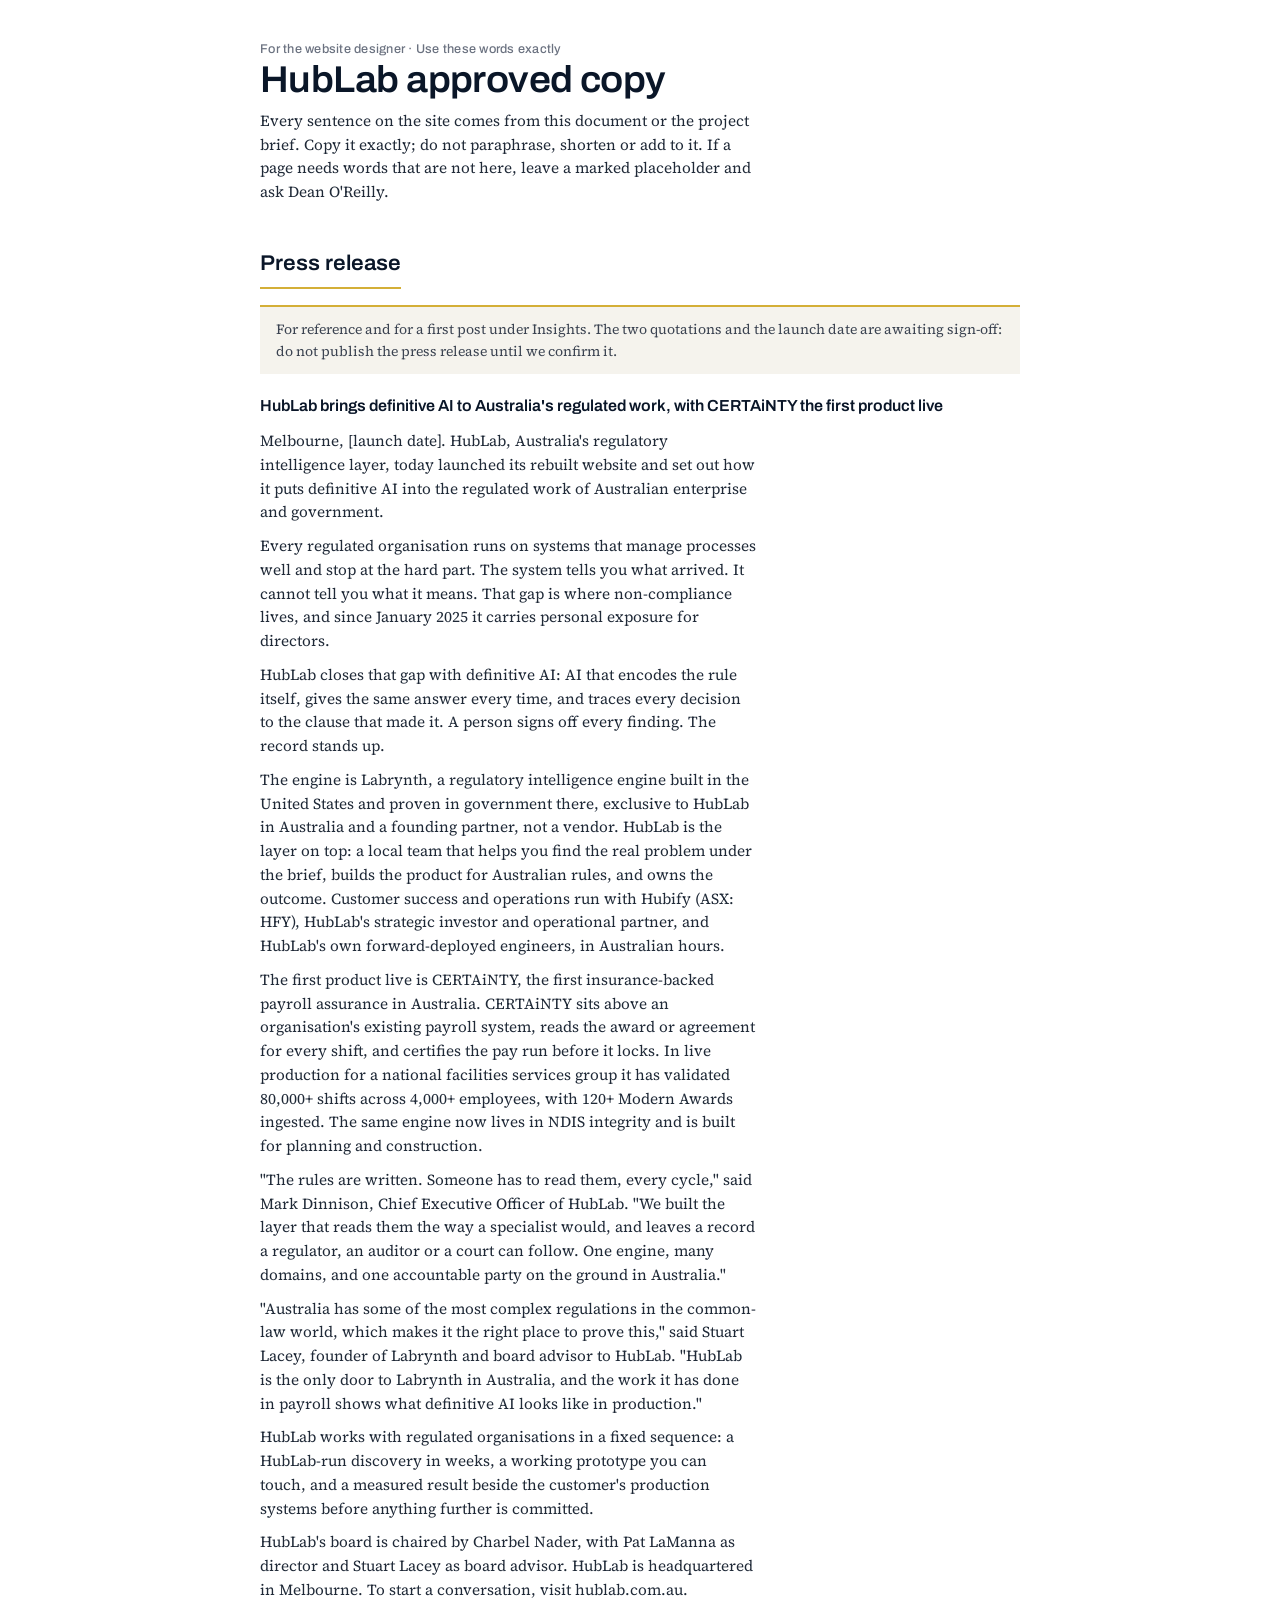
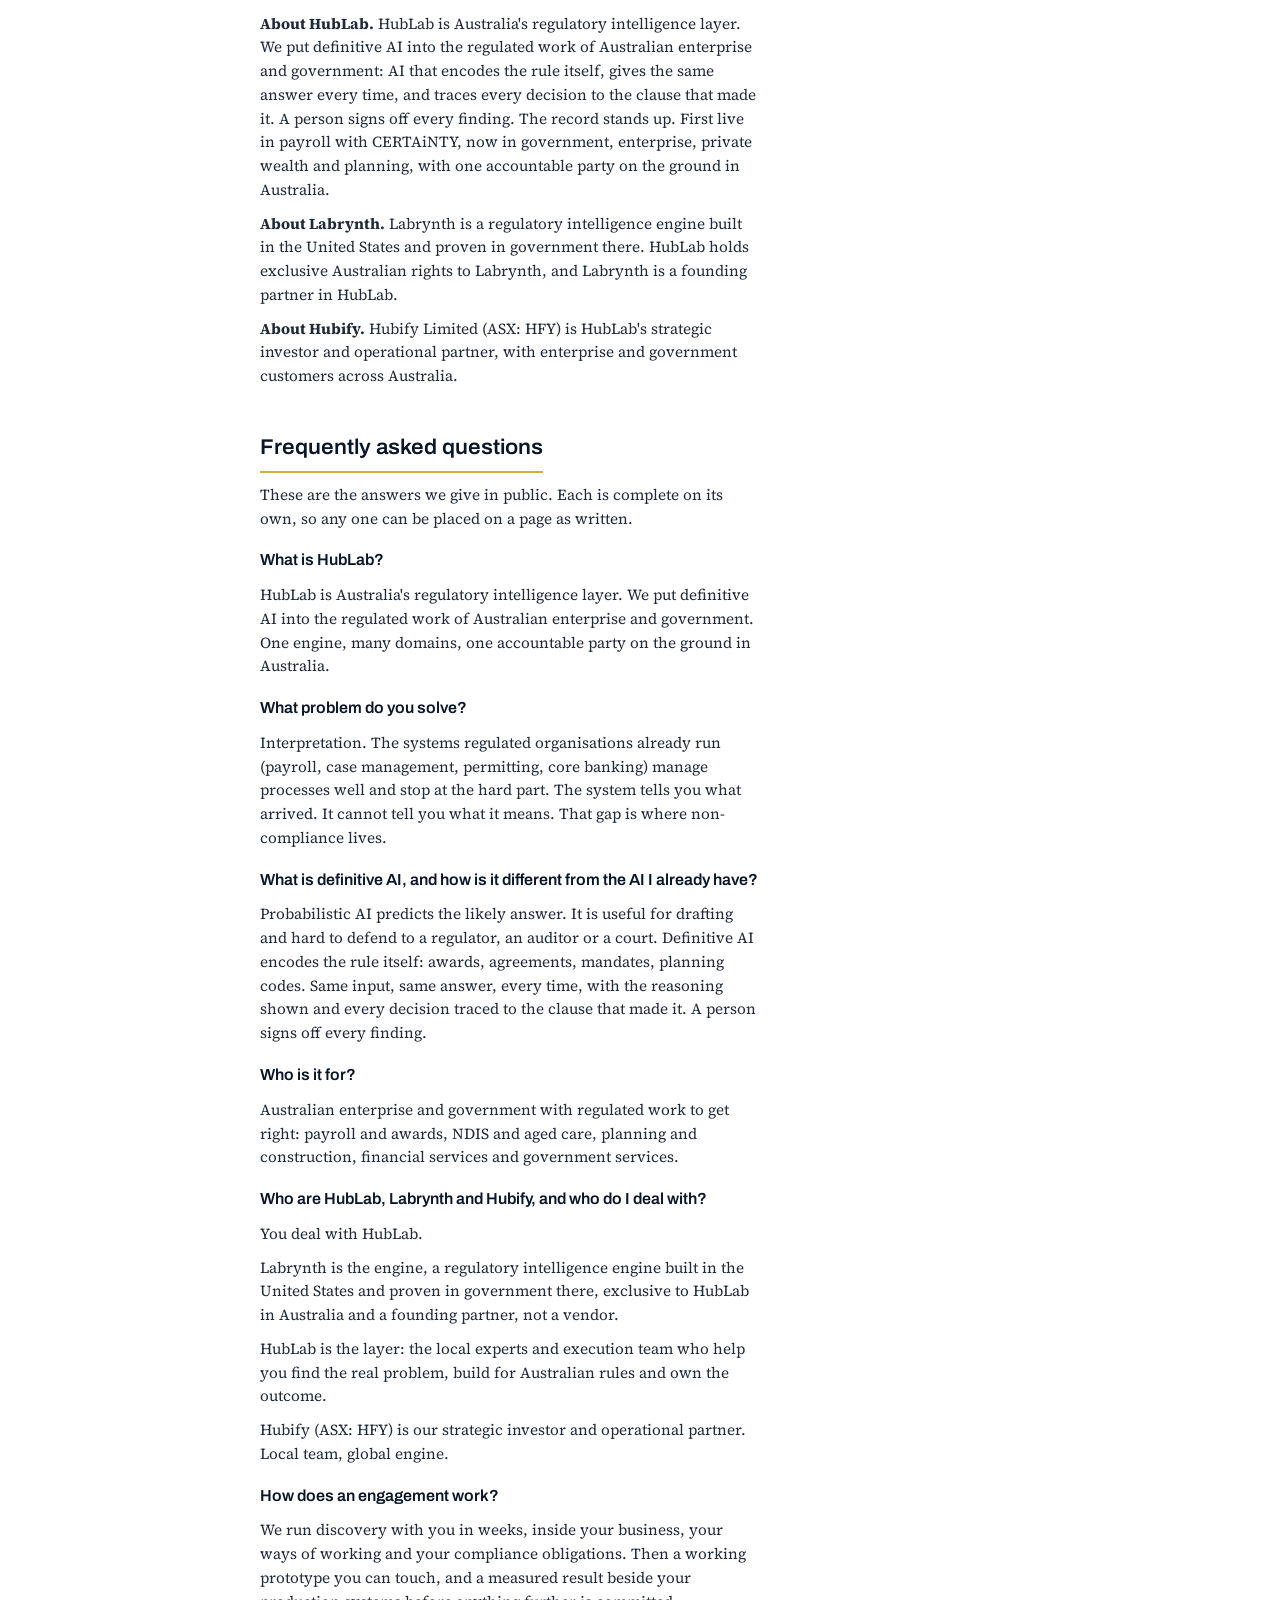
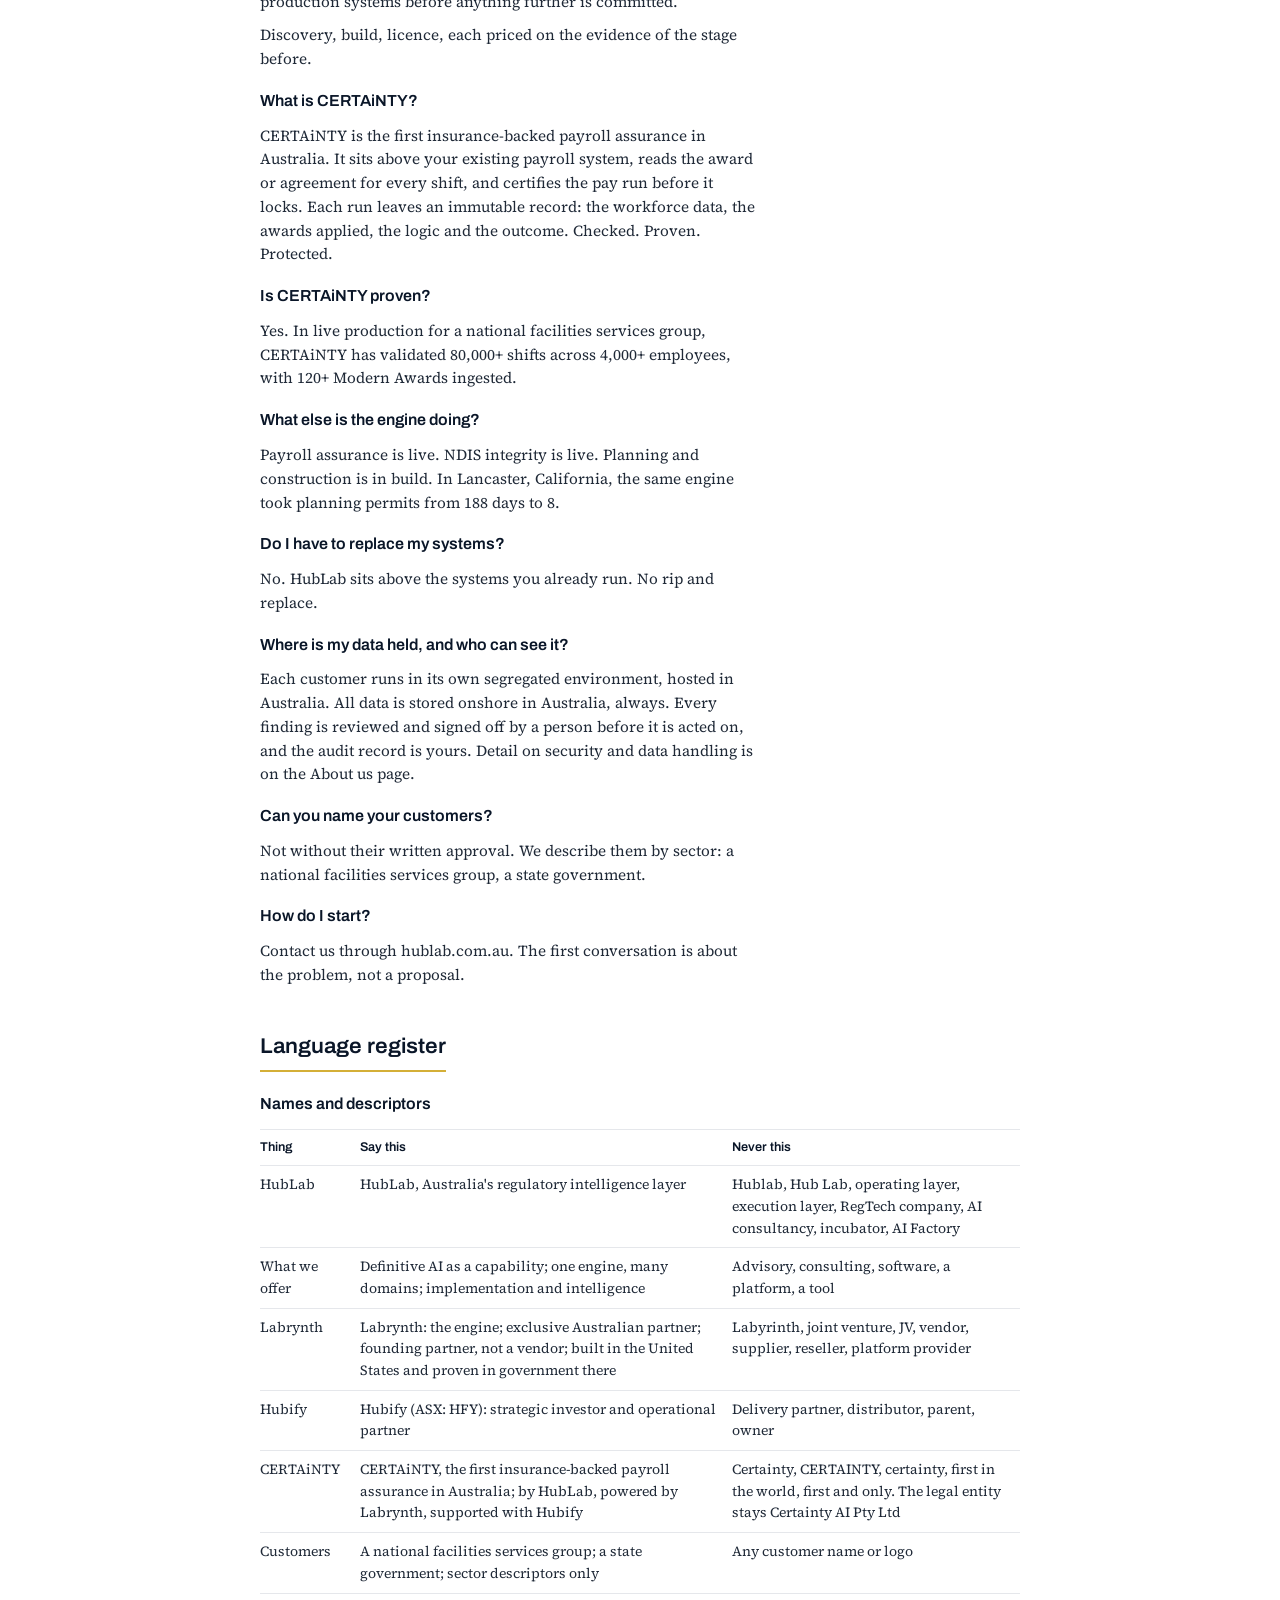
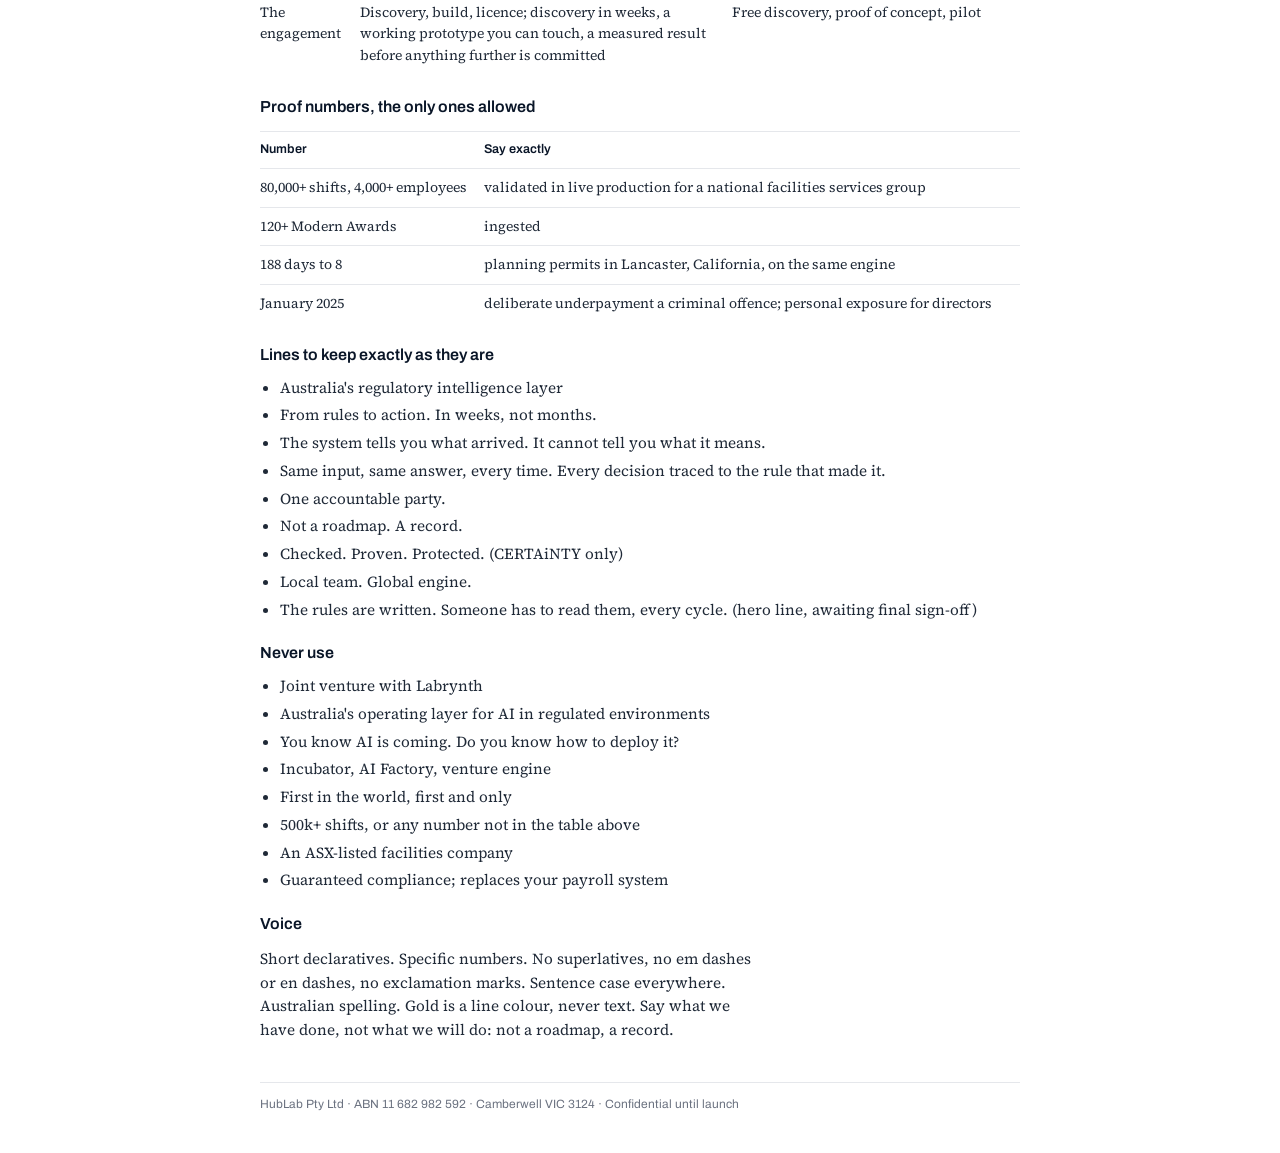
<file: HubLab_Website_Handover_Pack/07_Approved_copy/HubLab_approved_copy.html>
<!doctype html>
<html lang="en-AU">
<head>
<meta charset="utf-8">
<meta name="viewport" content="width=device-width, initial-scale=1">
<title>HubLab approved copy</title>
<link rel="stylesheet" href="https://fonts.googleapis.com/css2?family=Archivo:wdth,wght@62..125,400..700&family=Source+Serif+4:opsz,wght@8..60,400;8..60,600&display=swap">
<style>
:root{--navy:#0A1628;--ink:#1F2937;--muted:#3A4250;--faint:#6B7280;--rule:#E5E7EB;--gold:#D4AF37;--panel:#F5F3ED}
@page{size:A4;margin:18mm 16mm}
body{margin:0;background:#fff;color:var(--ink);font-family:"Source Serif 4",Georgia,"Times New Roman",serif;font-size:11.5pt;line-height:1.55}
main{max-width:760px;margin:0 auto;padding:40px 24px}
h1,h2,h3{font-family:"Archivo",Arial,Helvetica,sans-serif;font-weight:600;color:var(--navy);margin:0}
h1{font-size:28pt;font-stretch:104%;line-height:1.05;letter-spacing:-.015em}
h2{font-size:16pt;font-stretch:104%;margin-top:32px;padding-bottom:8px;border-bottom:2px solid var(--gold);display:inline-block}
h3{font-size:12pt;margin-top:20px}
p{margin:10px 0;max-width:62ch}
.eyebrow{font-family:"Archivo",Arial,sans-serif;font-size:9.5pt;font-weight:500;letter-spacing:.02em;color:var(--faint)}
.note{background:var(--panel);border-top:2px solid var(--gold);padding:12px 16px;margin:16px 0;font-size:10.5pt;color:var(--muted)}
table{border-collapse:collapse;width:100%;margin:12px 0;font-size:10.5pt}
th,td{border-top:1px solid var(--rule);text-align:left;vertical-align:top;padding:8px 10px 8px 0}
th{font-family:"Archivo",Arial,sans-serif;font-weight:600;color:var(--navy);font-size:9.5pt}
ul{padding-left:20px;margin:8px 0}li{margin:4px 0}
.faq h3{margin-top:18px}
footer{margin-top:40px;padding-top:12px;border-top:1px solid var(--rule);font-family:"Archivo",Arial,sans-serif;font-size:9pt;color:var(--faint)}
</style>
</head>
<body>
<main>
<div class="eyebrow">For the website designer · Use these words exactly</div>
<h1>HubLab approved copy</h1>
<p>Every sentence on the site comes from this document or the project brief. Copy it exactly; do not paraphrase, shorten or add to it. If a page needs words that are not here, leave a marked placeholder and ask Dean O'Reilly.</p>

<h2>Press release</h2>
<div class="note">For reference and for a first post under Insights. The two quotations and the launch date are awaiting sign-off: do not publish the press release until we confirm it.</div>
<h3>HubLab brings definitive AI to Australia's regulated work, with CERTAiNTY the first product live</h3>
<p>Melbourne, [launch date]. HubLab, Australia's regulatory intelligence layer, today launched its rebuilt website and set out how it puts definitive AI into the regulated work of Australian enterprise and government.</p>
<p>Every regulated organisation runs on systems that manage processes well and stop at the hard part. The system tells you what arrived. It cannot tell you what it means. That gap is where non-compliance lives, and since January 2025 it carries personal exposure for directors.</p>
<p>HubLab closes that gap with definitive AI: AI that encodes the rule itself, gives the same answer every time, and traces every decision to the clause that made it. A person signs off every finding. The record stands up.</p>
<p>The engine is Labrynth, a regulatory intelligence engine built in the United States and proven in government there, exclusive to HubLab in Australia and a founding partner, not a vendor. HubLab is the layer on top: a local team that helps you find the real problem under the brief, builds the product for Australian rules, and owns the outcome. Customer success and operations run with Hubify (ASX: HFY), HubLab's strategic investor and operational partner, and HubLab's own forward-deployed engineers, in Australian hours.</p>
<p>The first product live is CERTAiNTY, the first insurance-backed payroll assurance in Australia. CERTAiNTY sits above an organisation's existing payroll system, reads the award or agreement for every shift, and certifies the pay run before it locks. In live production for a national facilities services group it has validated 80,000+ shifts across 4,000+ employees, with 120+ Modern Awards ingested. The same engine now lives in NDIS integrity and is built for planning and construction.</p>
<p>"The rules are written. Someone has to read them, every cycle," said Mark Dinnison, Chief Executive Officer of HubLab. "We built the layer that reads them the way a specialist would, and leaves a record a regulator, an auditor or a court can follow. One engine, many domains, and one accountable party on the ground in Australia."</p>
<p>"Australia has some of the most complex regulations in the common-law world, which makes it the right place to prove this," said Stuart Lacey, founder of Labrynth and board advisor to HubLab. "HubLab is the only door to Labrynth in Australia, and the work it has done in payroll shows what definitive AI looks like in production."</p>
<p>HubLab works with regulated organisations in a fixed sequence: a HubLab-run discovery in weeks, a working prototype you can touch, and a measured result beside the customer's production systems before anything further is committed.</p>
<p>HubLab's board is chaired by Charbel Nader, with Pat LaManna as director and Stuart Lacey as board advisor. HubLab is headquartered in Melbourne. To start a conversation, visit hublab.com.au.</p>
<p><strong>About HubLab.</strong> HubLab is Australia's regulatory intelligence layer. We put definitive AI into the regulated work of Australian enterprise and government: AI that encodes the rule itself, gives the same answer every time, and traces every decision to the clause that made it. A person signs off every finding. The record stands up. First live in payroll with CERTAiNTY, now in government, enterprise, private wealth and planning, with one accountable party on the ground in Australia.</p>
<p><strong>About Labrynth.</strong> Labrynth is a regulatory intelligence engine built in the United States and proven in government there. HubLab holds exclusive Australian rights to Labrynth, and Labrynth is a founding partner in HubLab.</p>
<p><strong>About Hubify.</strong> Hubify Limited (ASX: HFY) is HubLab's strategic investor and operational partner, with enterprise and government customers across Australia.</p>

<h2>Frequently asked questions</h2>
<p>These are the answers we give in public. Each is complete on its own, so any one can be placed on a page as written.</p>
<div class="faq">
<h3>What is HubLab?</h3>
<p>HubLab is Australia's regulatory intelligence layer. We put definitive AI into the regulated work of Australian enterprise and government. One engine, many domains, one accountable party on the ground in Australia.</p>
<h3>What problem do you solve?</h3>
<p>Interpretation. The systems regulated organisations already run (payroll, case management, permitting, core banking) manage processes well and stop at the hard part. The system tells you what arrived. It cannot tell you what it means. That gap is where non-compliance lives.</p>
<h3>What is definitive AI, and how is it different from the AI I already have?</h3>
<p>Probabilistic AI predicts the likely answer. It is useful for drafting and hard to defend to a regulator, an auditor or a court. Definitive AI encodes the rule itself: awards, agreements, mandates, planning codes. Same input, same answer, every time, with the reasoning shown and every decision traced to the clause that made it. A person signs off every finding.</p>
<h3>Who is it for?</h3>
<p>Australian enterprise and government with regulated work to get right: payroll and awards, NDIS and aged care, planning and construction, financial services and government services.</p>
<h3>Who are HubLab, Labrynth and Hubify, and who do I deal with?</h3>
<p>You deal with HubLab.</p>
<p>Labrynth is the engine, a regulatory intelligence engine built in the United States and proven in government there, exclusive to HubLab in Australia and a founding partner, not a vendor.</p>
<p>HubLab is the layer: the local experts and execution team who help you find the real problem, build for Australian rules and own the outcome.</p>
<p>Hubify (ASX: HFY) is our strategic investor and operational partner. Local team, global engine.</p>
<h3>How does an engagement work?</h3>
<p>We run discovery with you in weeks, inside your business, your ways of working and your compliance obligations. Then a working prototype you can touch, and a measured result beside your production systems before anything further is committed.</p>
<p>Discovery, build, licence, each priced on the evidence of the stage before.</p>
<h3>What is CERTAiNTY?</h3>
<p>CERTAiNTY is the first insurance-backed payroll assurance in Australia. It sits above your existing payroll system, reads the award or agreement for every shift, and certifies the pay run before it locks. Each run leaves an immutable record: the workforce data, the awards applied, the logic and the outcome. Checked. Proven. Protected.</p>
<h3>Is CERTAiNTY proven?</h3>
<p>Yes. In live production for a national facilities services group, CERTAiNTY has validated 80,000+ shifts across 4,000+ employees, with 120+ Modern Awards ingested.</p>
<h3>What else is the engine doing?</h3>
<p>Payroll assurance is live. NDIS integrity is live. Planning and construction is in build. In Lancaster, California, the same engine took planning permits from 188 days to 8.</p>
<h3>Do I have to replace my systems?</h3>
<p>No. HubLab sits above the systems you already run. No rip and replace.</p>
<h3>Where is my data held, and who can see it?</h3>
<p>Each customer runs in its own segregated environment, hosted in Australia. All data is stored onshore in Australia, always. Every finding is reviewed and signed off by a person before it is acted on, and the audit record is yours. Detail on security and data handling is on the About us page.</p>
<h3>Can you name your customers?</h3>
<p>Not without their written approval. We describe them by sector: a national facilities services group, a state government.</p>
<h3>How do I start?</h3>
<p>Contact us through hublab.com.au. The first conversation is about the problem, not a proposal.</p>
</div>

<h2>Language register</h2>
<h3>Names and descriptors</h3>
<table>
<tr><th>Thing</th><th>Say this</th><th>Never this</th></tr>
<tr><td>HubLab</td><td>HubLab, Australia's regulatory intelligence layer</td><td>Hublab, Hub Lab, operating layer, execution layer, RegTech company, AI consultancy, incubator, AI Factory</td></tr>
<tr><td>What we offer</td><td>Definitive AI as a capability; one engine, many domains; implementation and intelligence</td><td>Advisory, consulting, software, a platform, a tool</td></tr>
<tr><td>Labrynth</td><td>Labrynth: the engine; exclusive Australian partner; founding partner, not a vendor; built in the United States and proven in government there</td><td>Labyrinth, joint venture, JV, vendor, supplier, reseller, platform provider</td></tr>
<tr><td>Hubify</td><td>Hubify (ASX: HFY): strategic investor and operational partner</td><td>Delivery partner, distributor, parent, owner</td></tr>
<tr><td>CERTAiNTY</td><td>CERTAiNTY, the first insurance-backed payroll assurance in Australia; by HubLab, powered by Labrynth, supported with Hubify</td><td>Certainty, CERTAINTY, certainty, first in the world, first and only. The legal entity stays Certainty AI Pty Ltd</td></tr>
<tr><td>Customers</td><td>A national facilities services group; a state government; sector descriptors only</td><td>Any customer name or logo</td></tr>
<tr><td>The engagement</td><td>Discovery, build, licence; discovery in weeks, a working prototype you can touch, a measured result before anything further is committed</td><td>Free discovery, proof of concept, pilot</td></tr>
</table>

<h3>Proof numbers, the only ones allowed</h3>
<table>
<tr><th>Number</th><th>Say exactly</th></tr>
<tr><td>80,000+ shifts, 4,000+ employees</td><td>validated in live production for a national facilities services group</td></tr>
<tr><td>120+ Modern Awards</td><td>ingested</td></tr>
<tr><td>188 days to 8</td><td>planning permits in Lancaster, California, on the same engine</td></tr>
<tr><td>January 2025</td><td>deliberate underpayment a criminal offence; personal exposure for directors</td></tr>
</table>

<h3>Lines to keep exactly as they are</h3>
<ul>
<li>Australia's regulatory intelligence layer</li>
<li>From rules to action. In weeks, not months.</li>
<li>The system tells you what arrived. It cannot tell you what it means.</li>
<li>Same input, same answer, every time. Every decision traced to the rule that made it.</li>
<li>One accountable party.</li>
<li>Not a roadmap. A record.</li>
<li>Checked. Proven. Protected. (CERTAiNTY only)</li>
<li>Local team. Global engine.</li>
<li>The rules are written. Someone has to read them, every cycle. (hero line, awaiting final sign-off)</li>
</ul>

<h3>Never use</h3>
<ul>
<li>Joint venture with Labrynth</li>
<li>Australia's operating layer for AI in regulated environments</li>
<li>You know AI is coming. Do you know how to deploy it?</li>
<li>Incubator, AI Factory, venture engine</li>
<li>First in the world, first and only</li>
<li>500k+ shifts, or any number not in the table above</li>
<li>An ASX-listed facilities company</li>
<li>Guaranteed compliance; replaces your payroll system</li>
</ul>

<h3>Voice</h3>
<p>Short declaratives. Specific numbers. No superlatives, no em dashes or en dashes, no exclamation marks. Sentence case everywhere. Australian spelling. Gold is a line colour, never text. Say what we have done, not what we will do: not a roadmap, a record.</p>

<footer>HubLab Pty Ltd · ABN 11 682 982 592 · Camberwell VIC 3124 · Confidential until launch</footer>
</main>
</body>
</html>
</file>
